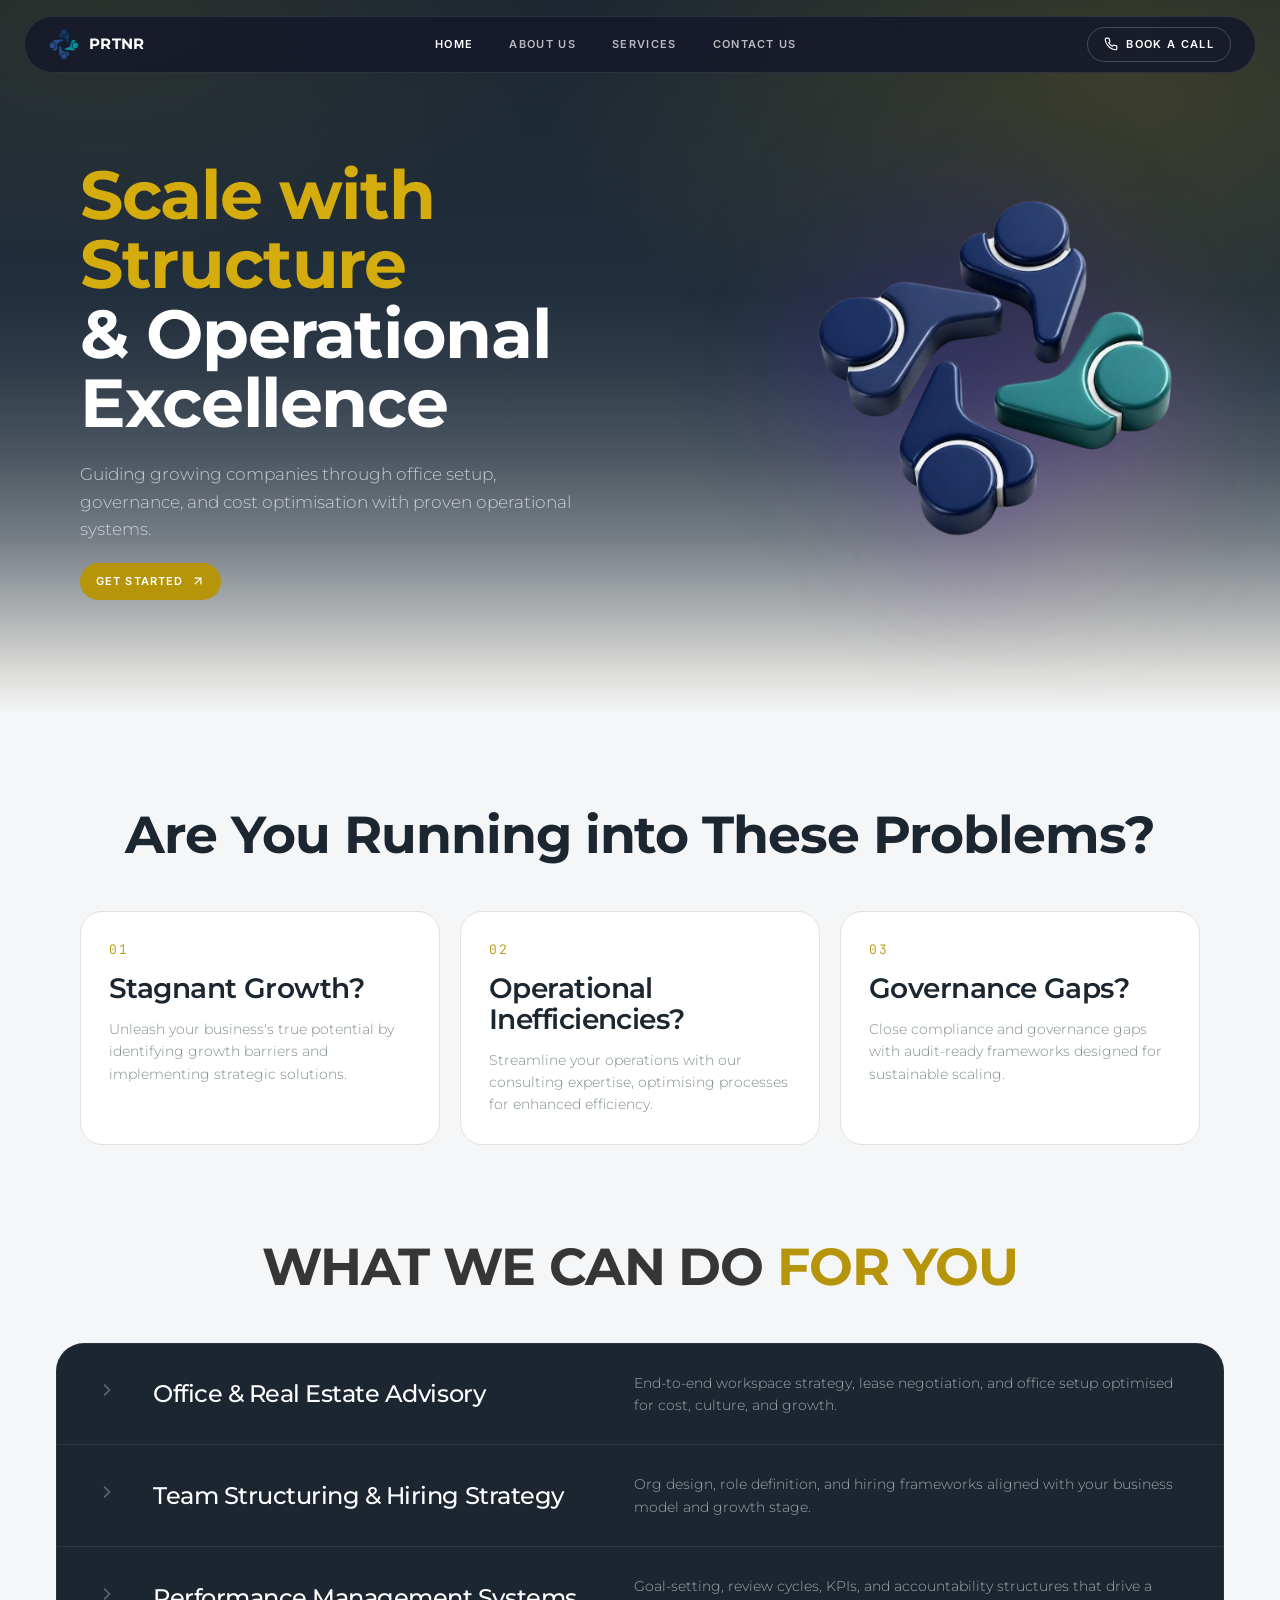
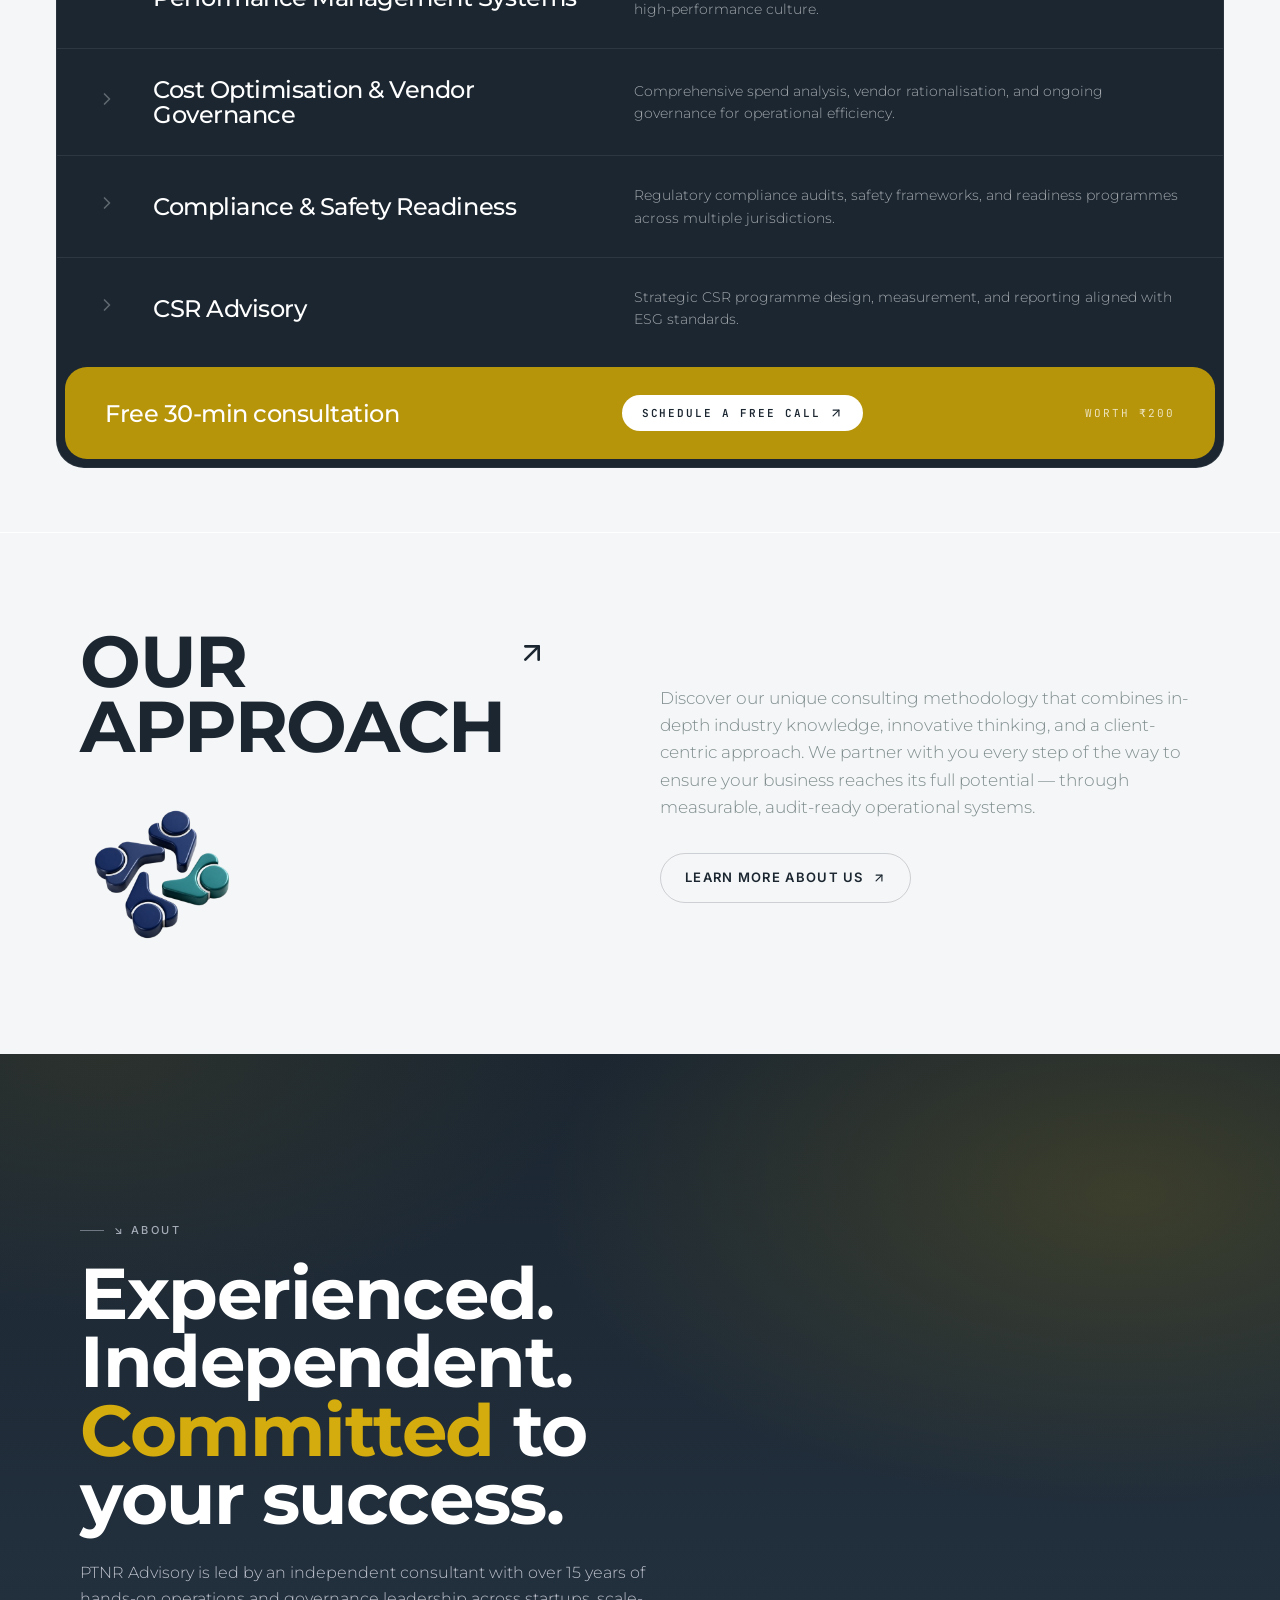
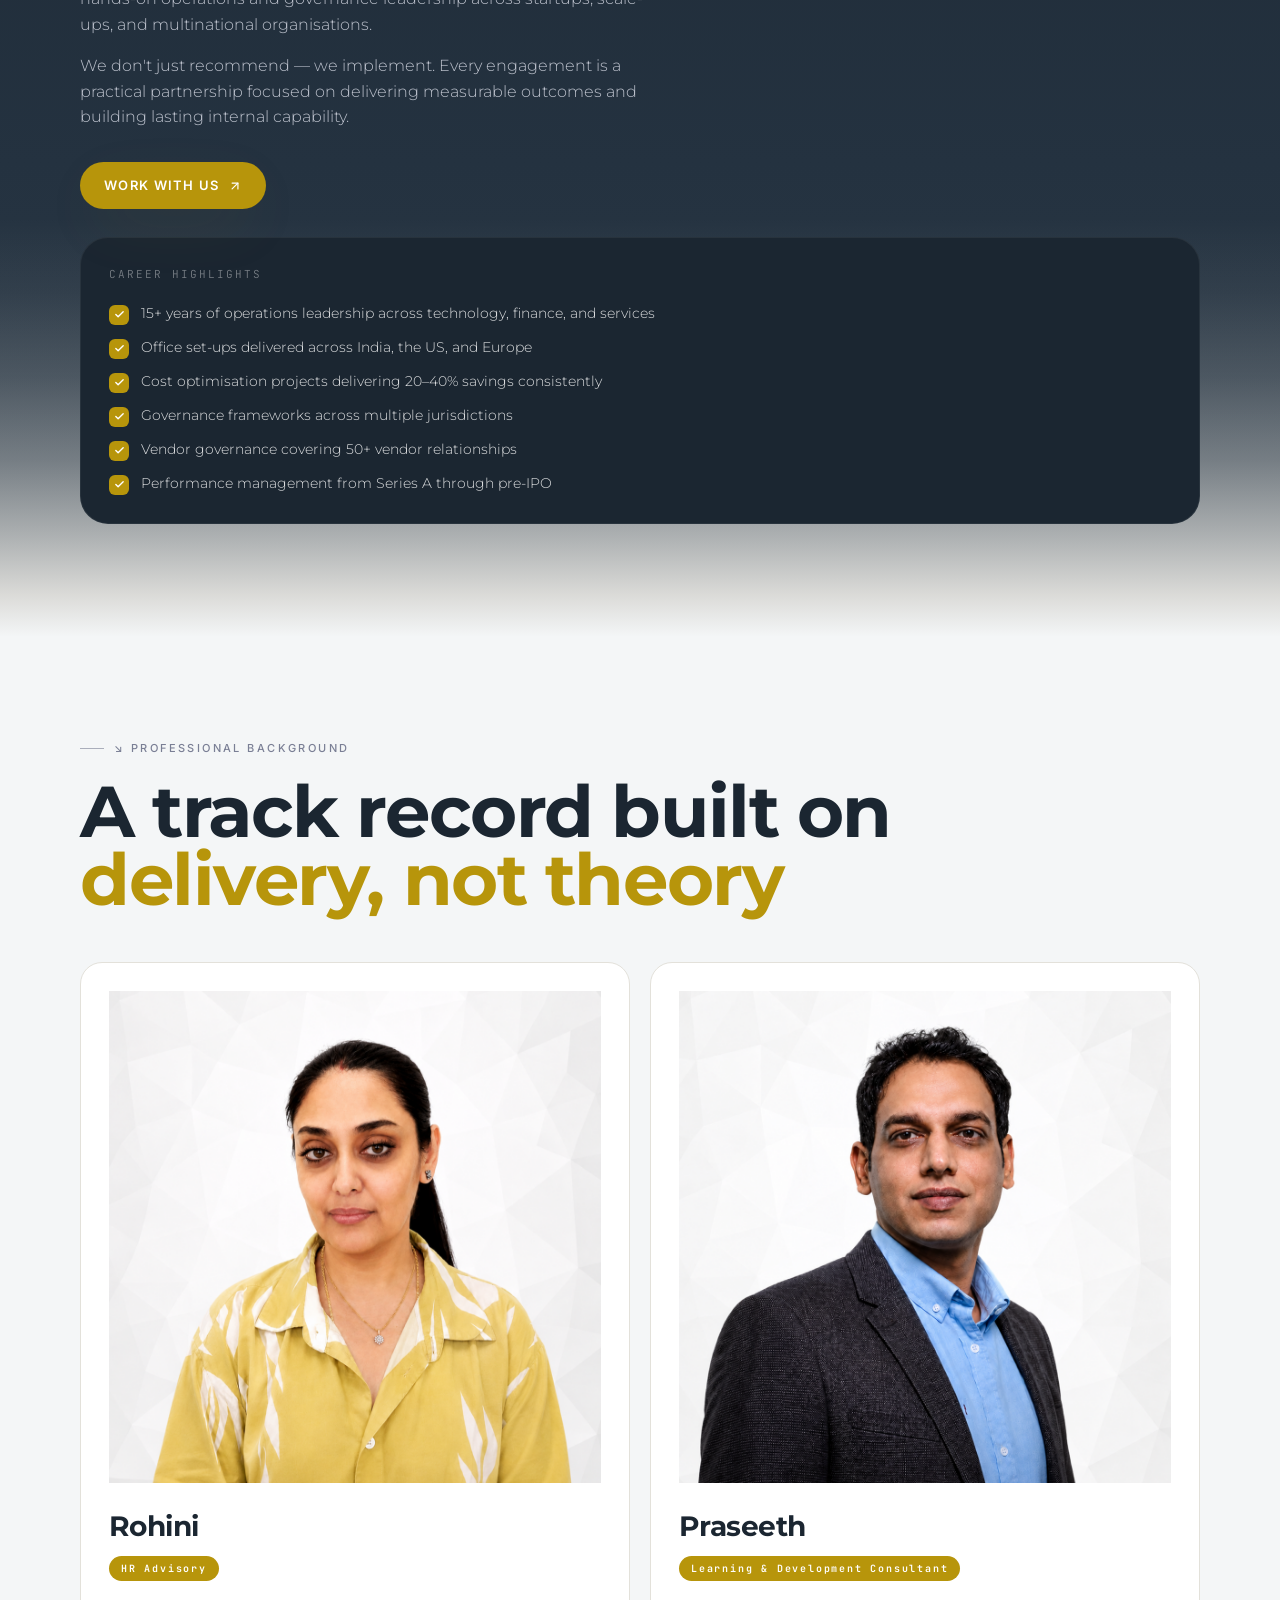
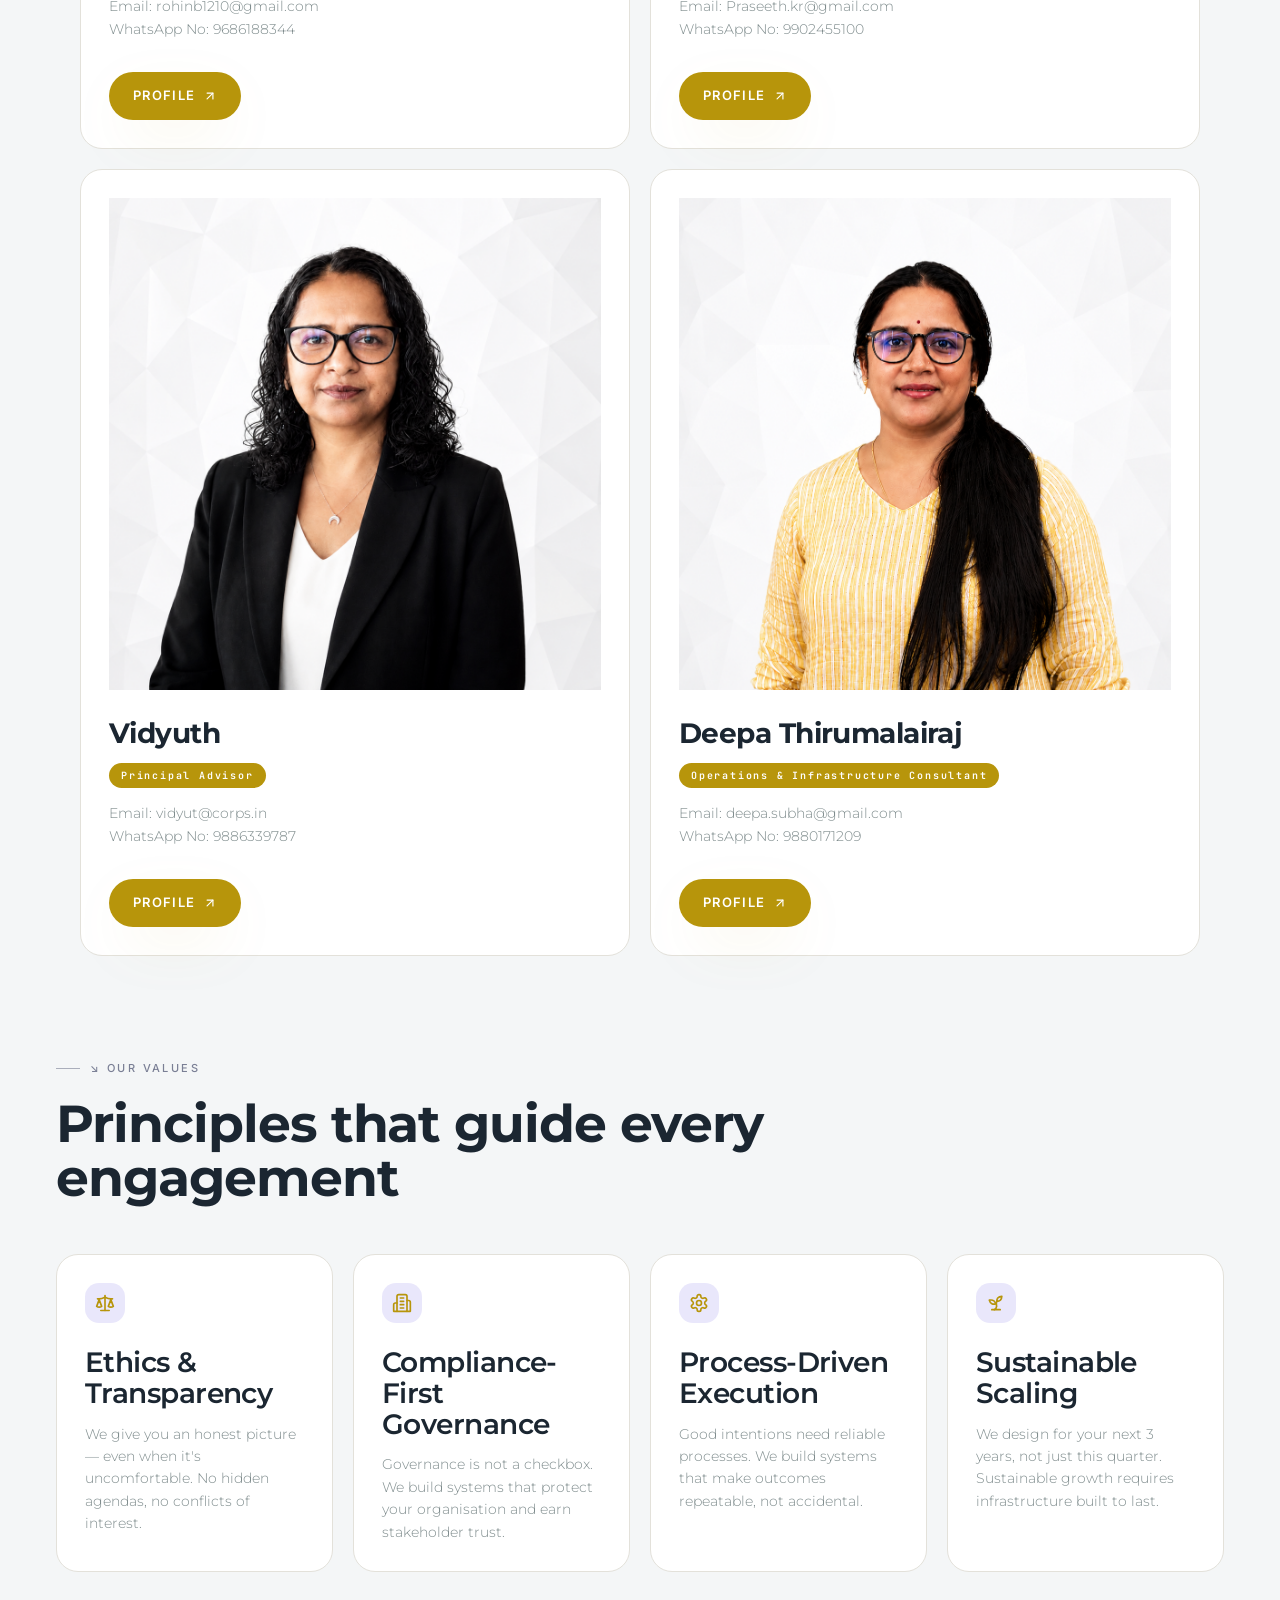
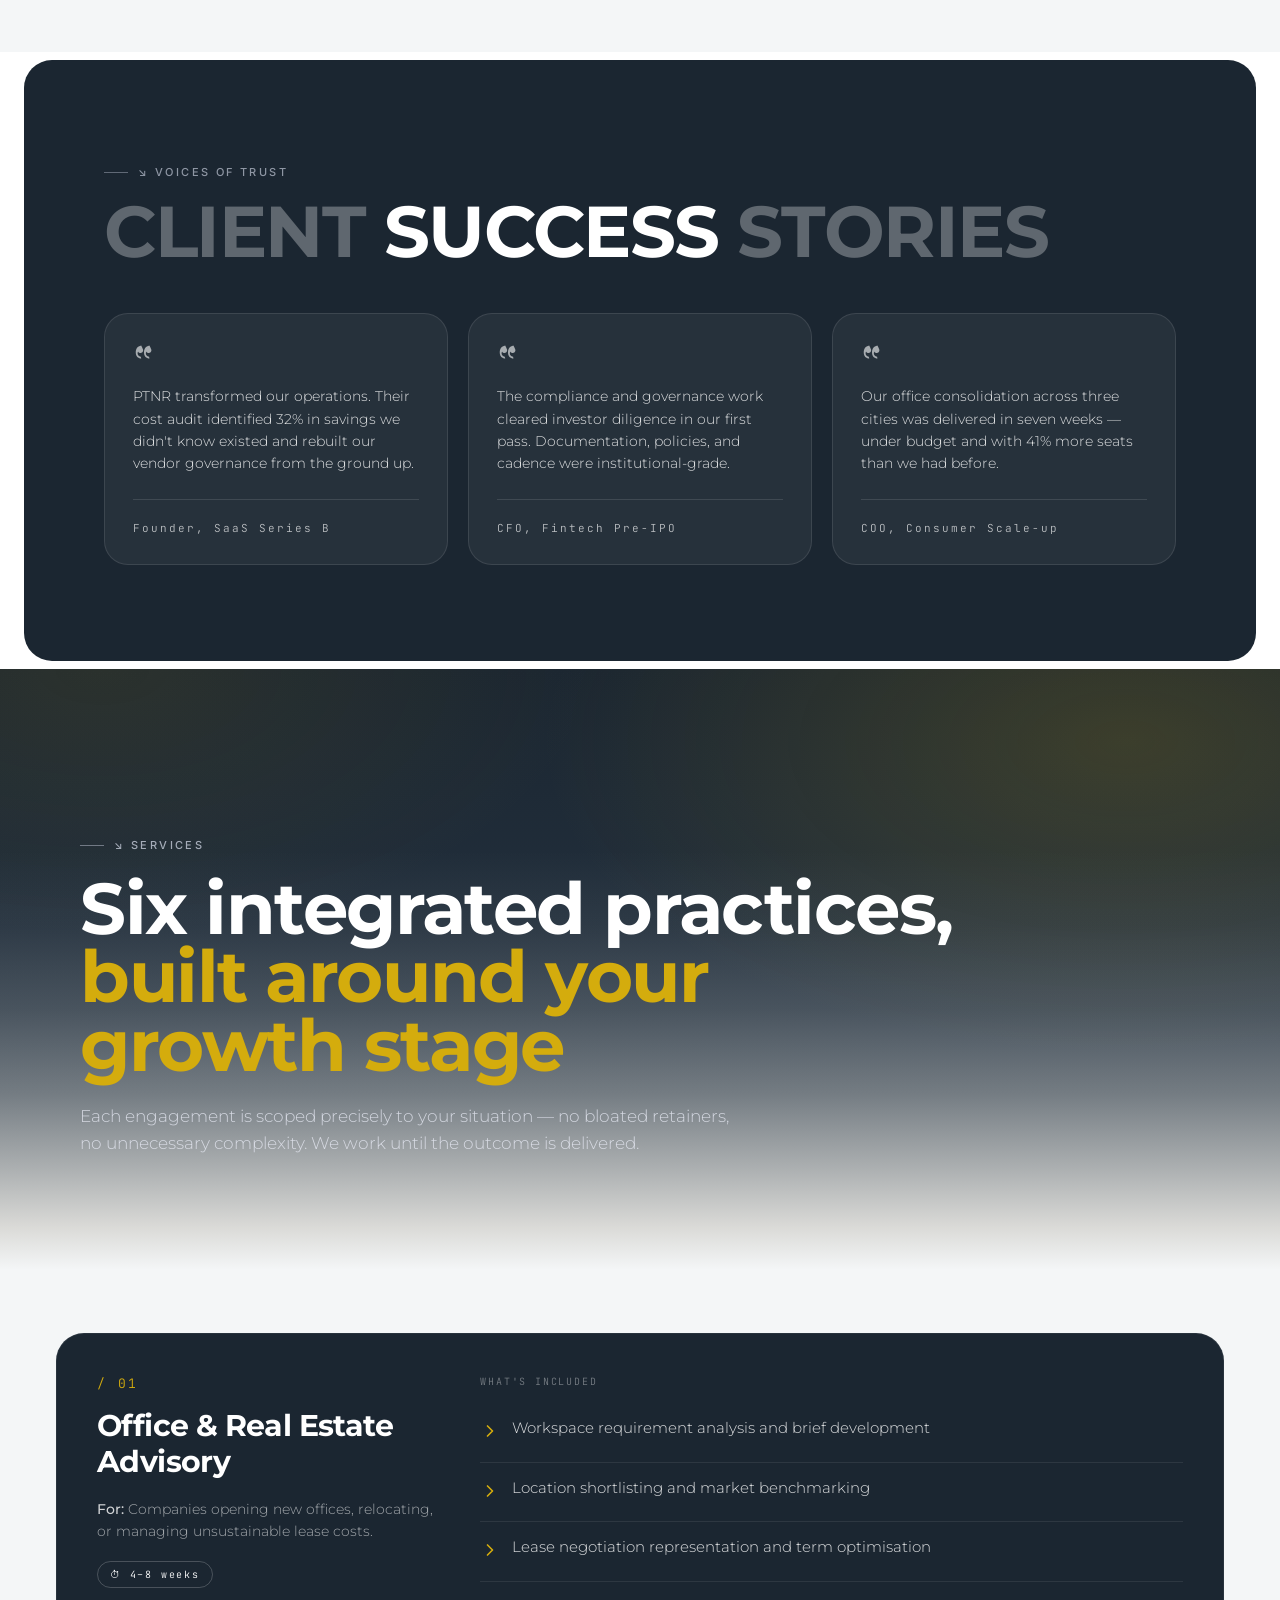
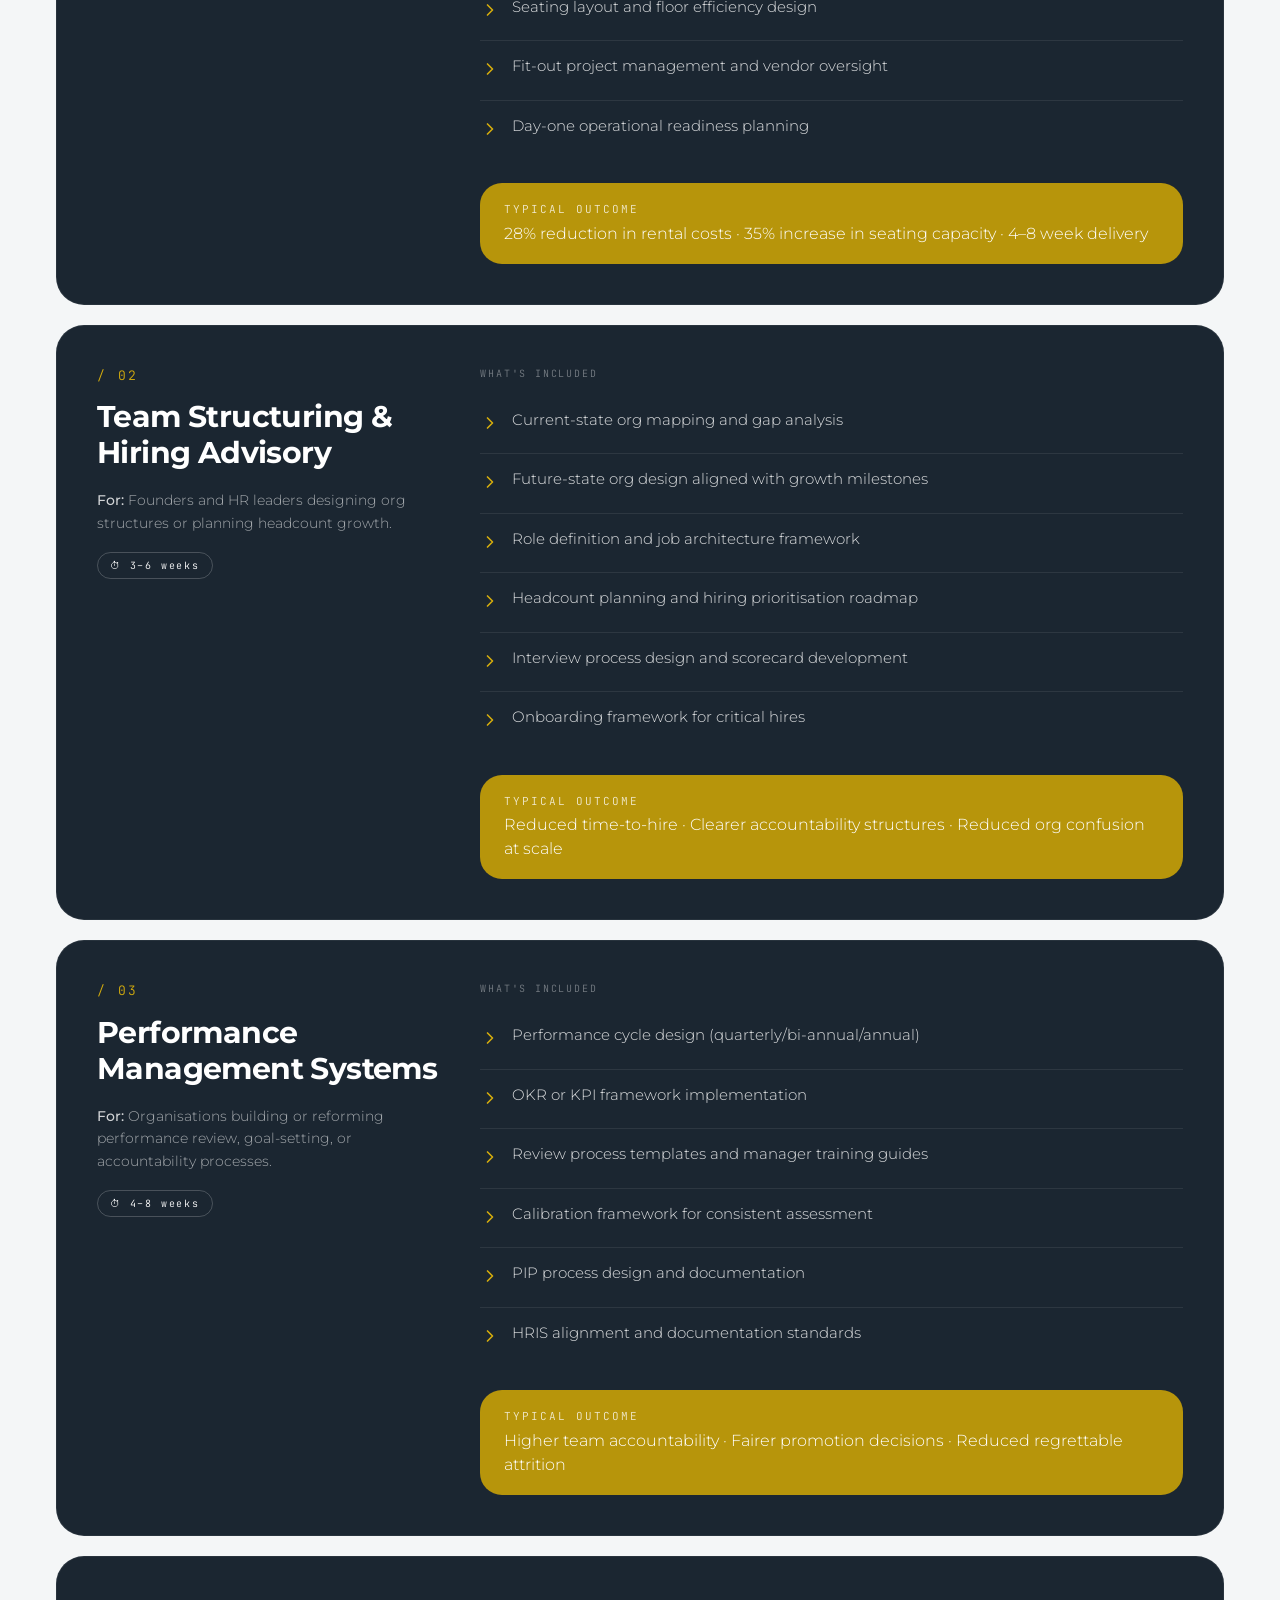
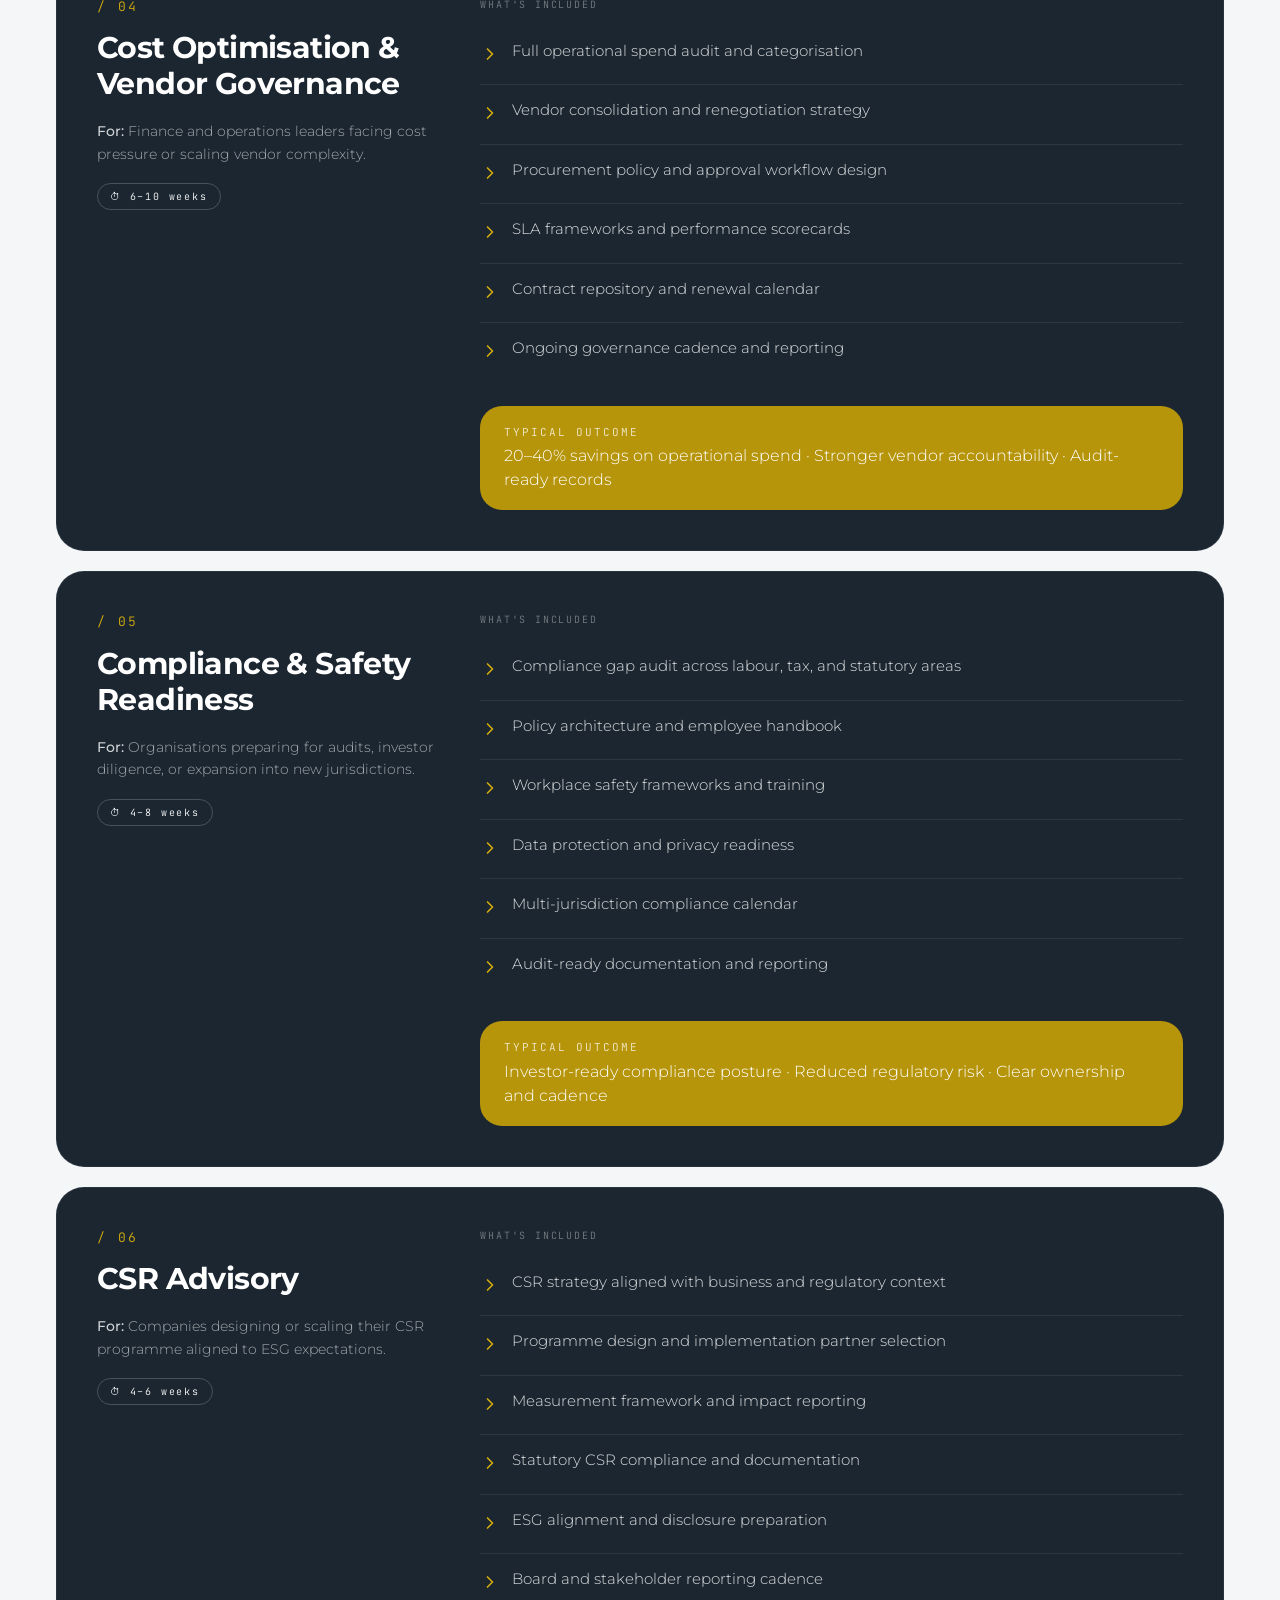
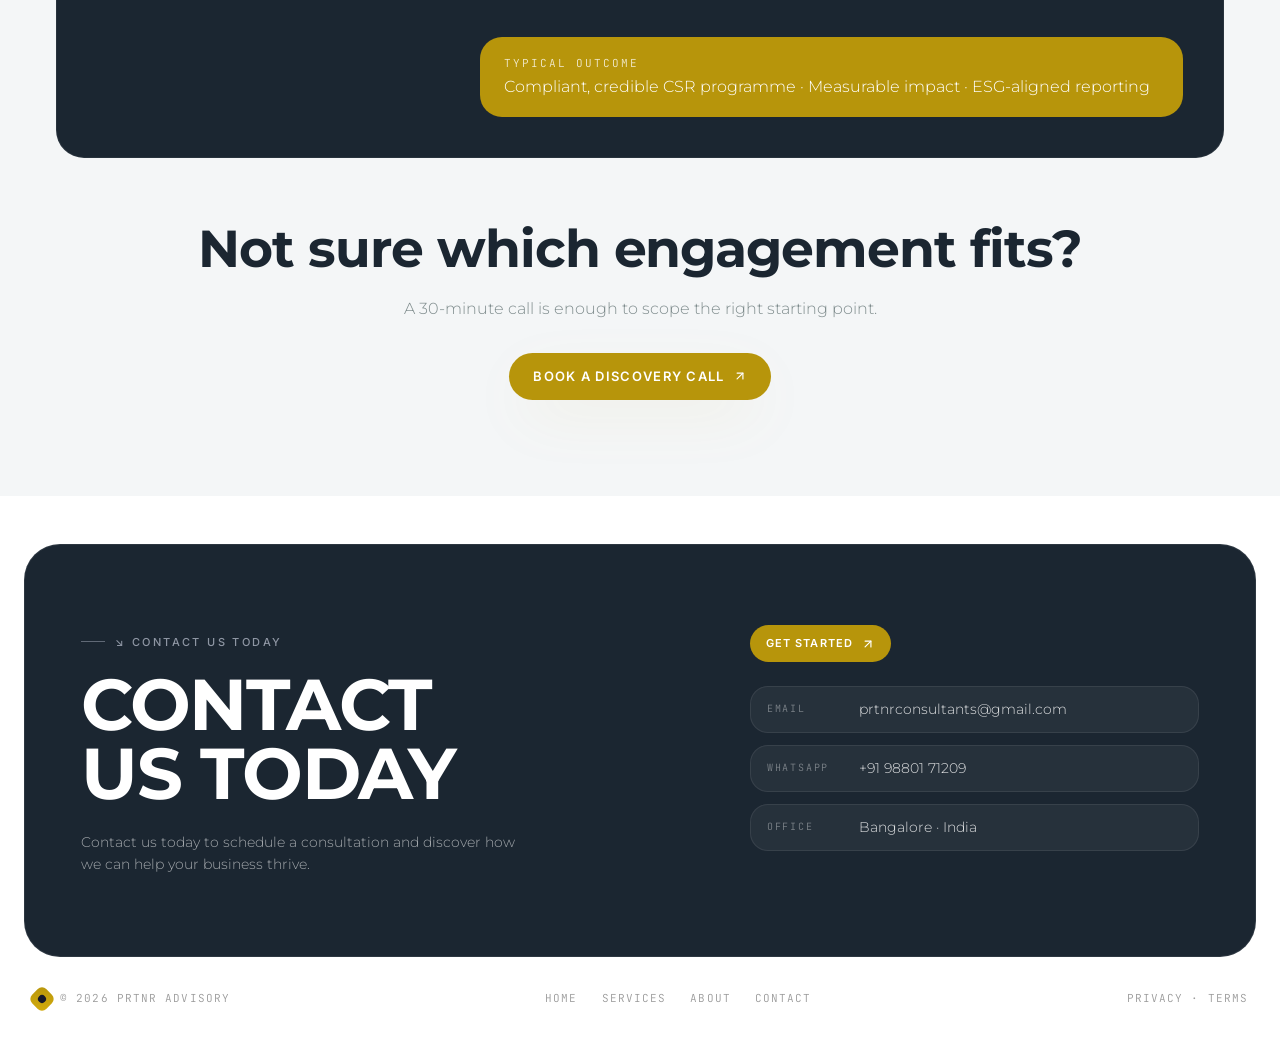
<file: index.html>
<!doctype html>
<html lang="en">
<head>
<meta charset="utf-8" />
<meta name="viewport" content="width=device-width,initial-scale=1" />
<title>PRTNR Advisory — Scale with Structure &amp; Operational Excellence</title>
<meta name="description" content="We help startups and mid-sized companies build offices, optimise operational costs, and implement governance systems for sustainable, compliant growth." />
<meta property="og:title" content="PRTNR Advisory — Scale with Structure &amp; Operational Excellence" />
<meta property="og:description" content="We help startups and mid-sized companies build offices, optimise operational costs, and implement governance systems for sustainable, compliant growth." />
<meta property="og:type" content="website" />
<link rel="preconnect" href="https://fonts.googleapis.com">
<link rel="preconnect" href="https://fonts.gstatic.com" crossorigin>
<link href="https://fonts.googleapis.com/css2?family=Inter:wght@400;500;600;700&family=Montserrat:wght@300;400;500;600;700&family=JetBrains+Mono:wght@400;500;600&display=swap" rel="stylesheet">
<link rel="stylesheet" href="styles.css" />
</head>
<body>
<div class="nav-wrap">
  <div class="nav">
    <a class="brand" href="index.html"><img src="assets/PRTNR Logo without BG.png" width="30"></img><span class="brand-name">PRTNR</span></a>
    <nav class="nav-links">
      <a class="nav-link active" href="index.html">HOME</a>
      <a class="nav-link" href="index.html#about">ABOUT US</a>
      <a class="nav-link" href="index.html#services">SERVICES</a>
      <a class="nav-link" href="contact.html">CONTACT US</a></nav>
    <a class="nav-cta" href="contact.html"><svg width="14" height="14" viewBox="0 0 24 24" fill="none" stroke="currentColor" stroke-width="2" stroke-linecap="round" stroke-linejoin="round"><path d="M22 16.92v3a2 2 0 0 1-2.18 2 19.79 19.79 0 0 1-8.63-3.07 19.5 19.5 0 0 1-6-6 19.79 19.79 0 0 1-3.07-8.67A2 2 0 0 1 4.11 2h3a2 2 0 0 1 2 1.72c.13.96.37 1.9.72 2.81a2 2 0 0 1-.45 2.11L8.09 9.91a16 16 0 0 0 6 6l1.27-1.27a2 2 0 0 1 2.11-.45c.91.35 1.85.59 2.81.72A2 2 0 0 1 22 16.92z"/></svg> BOOK A CALL</a>
    <button class="menu-btn" id="menuBtn" aria-label="menu"><svg width="20" height="20" viewBox="0 0 24 24" fill="none" stroke="currentColor" stroke-width="2" stroke-linecap="round" stroke-linejoin="round"><line x1="3" y1="12" x2="21" y2="12"/><line x1="3" y1="6" x2="21" y2="6"/><line x1="3" y1="18" x2="21" y2="18"/></svg></button>
  </div>
  <div class="mobile-menu" id="mobileMenu"><a href="index.html">HOME</a><a href="index.html#services">SERVICES</a><a href="index.html#about">ABOUT US</a><a href="contact.html">CONTACT US</a></div>
</div>
<script>
(function(){
  var b=document.getElementById('menuBtn'),m=document.getElementById('mobileMenu');
  if(b)b.addEventListener('click',function(){m.classList.toggle('open');});
})();
</script>
<main>

<section class="reveal page-hero">
  <div class="container">
    <div class="hero-grid">
      <div class="order-mob-2 lg-order-1">
        <h1 class="display hero-h1"><span class="text-electric">Scale with Structure</span><br/>&amp; Operational Excellence</h1>
        <p class="hero-sub">Guiding growing companies through office setup, governance, and cost optimisation with proven operational systems.</p> 
          
        <a class="btn btn-electric btn-sm mt-5" href="contact.html#cont">GET STARTED <svg width="14" height="14" viewBox="0 0 24 24" fill="none" stroke="currentColor" stroke-width="2" stroke-linecap="round" stroke-linejoin="round"><line x1="7" y1="17" x2="17" y2="7"/><polyline points="7 7 17 7 17 17"/></svg></a>
      </div>
      <div class="order-mob-1 lg-order-2">
        <div class="hero-art"><div class="hero-art-glow"></div><img src="assets/hero-object.png" alt="Floating 3D figures representing operational clarity" /></div>
      </div>
    </div>
  </div>
</section>

<section class="reveal cream section">
  <div class="container">
    <h2 class="display h2 text-ink text-center">Are You Running into These Problems?</h2>
    <div class="grid-3 mt-12">
      <div class="card-numbered"><div class="mono" style="color:var(--electric);font-size:13px;letter-spacing:.18em;margin-bottom:14px">01</div><h3 class="display text-ink mb-3" style="font-size:18px;font-weight:600">Stagnant Growth?</h3><p class="text-ink-soft" style="font-size:14px;line-height:1.6">Unleash your business's true potential by identifying growth barriers and implementing strategic solutions.</p></div><div class="card-numbered"><div class="mono" style="color:var(--electric);font-size:13px;letter-spacing:.18em;margin-bottom:14px">02</div><h3 class="display text-ink mb-3" style="font-size:18px;font-weight:600">Operational Inefficiencies?</h3><p class="text-ink-soft" style="font-size:14px;line-height:1.6">Streamline your operations with our consulting expertise, optimising processes for enhanced efficiency.</p></div><div class="card-numbered"><div class="mono" style="color:var(--electric);font-size:13px;letter-spacing:.18em;margin-bottom:14px">03</div><h3 class="display text-ink mb-3" style="font-size:18px;font-weight:600">Governance Gaps?</h3><p class="text-ink-soft" style="font-size:14px;line-height:1.6">Close compliance and governance gaps with audit-ready frameworks designed for sustainable scaling.</p></div>
    </div>
  </div>
</section>

<section class="reveal cream" style="padding:0 32px 64px">
  <div class="container">
    <h2 class="display h2 text-center"><span class="text-change">WHAT WE CAN DO </span><span class="text-electric">FOR YOU</span></h2>
    <div class="svc-rows">
      <div class="svc-row"><span class="chev"><svg width="20" height="20" viewBox="0 0 24 24" fill="none" stroke="currentColor" stroke-width="2" stroke-linecap="round" stroke-linejoin="round"><polyline points="9 18 15 12 9 6"/></svg></span><h3 class="display">Office & Real Estate Advisory</h3><p>End-to-end workspace strategy, lease negotiation, and office setup optimised for cost, culture, and growth.</p></div><div class="svc-row"><span class="chev"><svg width="20" height="20" viewBox="0 0 24 24" fill="none" stroke="currentColor" stroke-width="2" stroke-linecap="round" stroke-linejoin="round"><polyline points="9 18 15 12 9 6"/></svg></span><h3 class="display">Team Structuring & Hiring Strategy</h3><p>Org design, role definition, and hiring frameworks aligned with your business model and growth stage.</p></div><div class="svc-row"><span class="chev"><svg width="20" height="20" viewBox="0 0 24 24" fill="none" stroke="currentColor" stroke-width="2" stroke-linecap="round" stroke-linejoin="round"><polyline points="9 18 15 12 9 6"/></svg></span><h3 class="display">Performance Management Systems</h3><p>Goal-setting, review cycles, KPIs, and accountability structures that drive a high-performance culture.</p></div><div class="svc-row"><span class="chev"><svg width="20" height="20" viewBox="0 0 24 24" fill="none" stroke="currentColor" stroke-width="2" stroke-linecap="round" stroke-linejoin="round"><polyline points="9 18 15 12 9 6"/></svg></span><h3 class="display">Cost Optimisation & Vendor Governance</h3><p>Comprehensive spend analysis, vendor rationalisation, and ongoing governance for operational efficiency.</p></div><div class="svc-row"><span class="chev"><svg width="20" height="20" viewBox="0 0 24 24" fill="none" stroke="currentColor" stroke-width="2" stroke-linecap="round" stroke-linejoin="round"><polyline points="9 18 15 12 9 6"/></svg></span><h3 class="display">Compliance & Safety Readiness</h3><p>Regulatory compliance audits, safety frameworks, and readiness programmes across multiple jurisdictions.</p></div><div class="svc-row"><span class="chev"><svg width="20" height="20" viewBox="0 0 24 24" fill="none" stroke="currentColor" stroke-width="2" stroke-linecap="round" stroke-linejoin="round"><polyline points="9 18 15 12 9 6"/></svg></span><h3 class="display">CSR Advisory</h3><p>Strategic CSR programme design, measurement, and reporting aligned with ESG standards.</p></div>
      <a class="cta-row" href="contact.html#cont">
        <span class="label display">Free 30-min consultation</span>
        <span class="pill">SCHEDULE A FREE CALL <svg width="14" height="14" viewBox="0 0 24 24" fill="none" stroke="currentColor" stroke-width="2" stroke-linecap="round" stroke-linejoin="round"><line x1="7" y1="17" x2="17" y2="7"/><polyline points="7 7 17 7 17 17"/></svg></span>
        <span class="mono-tag" style="color:rgba(255,255,255,.8)">worth ₹200</span>
      </a>
    </div>
  </div>
</section>

<section class="reveal cream section">
  <div class="container">
    <div class="approach">
      <div>
        <div style="display:flex;align-items:flex-start;gap:12px">
          <h2 class="display text-ink">Our<br/>Approach</h2>
          <span style="margin-top:8px"><svg width="32" height="32" viewBox="0 0 24 24" fill="none" stroke="currentColor" stroke-width="2" stroke-linecap="round" stroke-linejoin="round"><line x1="7" y1="17" x2="17" y2="7"/><polyline points="7 7 17 7 17 17"/></svg></span>
        </div>
        <div style="margin-top:40px;width:160px;height:160px"><img src="assets/hero-object.png" alt="" class="float" style="width:100%;height:100%;object-fit:contain"/></div>
      </div>
      <div>
        <p class="text-ink-soft" style="font-size:17px;line-height:1.6">Discover our unique consulting methodology that combines in-depth industry knowledge, innovative thinking, and a client-centric approach. We partner with you every step of the way to ensure your business reaches its full potential — through measurable, audit-ready operational systems.</p>
        <a href="index.html#about" class="btn btn-outline-ink mt-8">Learn more about us <svg width="14" height="14" viewBox="0 0 24 24" fill="none" stroke="currentColor" stroke-width="2" stroke-linecap="round" stroke-linejoin="round"><line x1="7" y1="17" x2="17" y2="7"/><polyline points="7 7 17 7 17 17"/></svg></a>
      </div>
    </div>
  </div>
</section>

<div id="about">
<section class="reveal page-hero">
  <div class="container">
    <div class="about-grid">
      <div>
        <span class="eyebrow">↘ About</span>
        <h1 class="display mt-5 h2-lg text-ink">Experienced. Independent.<br/><span class="text-electric">Committed</span> to your success.</h1>
        <div class="text-ink-soft mt-7 max-w-xl" style="font-size:16px;line-height:1.6;display:flex;flex-direction:column;gap:16px">
          <p>PTNR Advisory is led by an independent consultant with over 15 years of hands-on operations and governance leadership across startups, scale-ups, and multinational organisations.</p>
          <p>We don't just recommend — we implement. Every engagement is a practical partnership focused on delivering measurable outcomes and building lasting internal capability.</p>
        </div>
        <a href="contact.html" class="btn btn-electric mt-8">Work With Us <svg width="14" height="14" viewBox="0 0 24 24" fill="none" stroke="currentColor" stroke-width="2" stroke-linecap="round" stroke-linejoin="round"><line x1="7" y1="17" x2="17" y2="7"/><polyline points="7 7 17 7 17 17"/></svg></a>
        <div class="text-ink-soft mt-7 max-w-xl" style="font-size:16px;line-height:1.6;display:flex;flex-direction:column;gap:16px">
          <p> </p>
        </div>
      </div>      
    </div>
    <div>
        <div class="panel-dark" style="padding:28px">
          <div class="mono-tag" style="color:rgba(255,255,255,.4);margin-bottom:20px">CAREER HIGHLIGHTS</div>
          <ul class="highlight-list">
            <li><span class="check"><svg width="11" height="11" viewBox="0 0 24 24" fill="none" stroke="currentColor" stroke-width="3" stroke-linecap="round" stroke-linejoin="round"><polyline points="20 6 9 17 4 12"/></svg></span>15+ years of operations leadership across technology, finance, and services</li><li><span class="check"><svg width="11" height="11" viewBox="0 0 24 24" fill="none" stroke="currentColor" stroke-width="3" stroke-linecap="round" stroke-linejoin="round"><polyline points="20 6 9 17 4 12"/></svg></span>Office set-ups delivered across India, the US, and Europe</li><li><span class="check"><svg width="11" height="11" viewBox="0 0 24 24" fill="none" stroke="currentColor" stroke-width="3" stroke-linecap="round" stroke-linejoin="round"><polyline points="20 6 9 17 4 12"/></svg></span>Cost optimisation projects delivering 20–40% savings consistently</li><li><span class="check"><svg width="11" height="11" viewBox="0 0 24 24" fill="none" stroke="currentColor" stroke-width="3" stroke-linecap="round" stroke-linejoin="round"><polyline points="20 6 9 17 4 12"/></svg></span>Governance frameworks across multiple jurisdictions</li><li><span class="check"><svg width="11" height="11" viewBox="0 0 24 24" fill="none" stroke="currentColor" stroke-width="3" stroke-linecap="round" stroke-linejoin="round"><polyline points="20 6 9 17 4 12"/></svg></span>Vendor governance covering 50+ vendor relationships</li><li><span class="check"><svg width="11" height="11" viewBox="0 0 24 24" fill="none" stroke="currentColor" stroke-width="3" stroke-linecap="round" stroke-linejoin="round"><polyline points="20 6 9 17 4 12"/></svg></span>Performance management from Series A through pre-IPO</li>
          </ul>
        </div>
      </div>
  </div>
</section>

<section class="reveal cream section">
  <div class="container">
    <span class="eyebrow">↘ Professional background</span>
    <h2 class="display mt-5 h2-lg text-ink">A track record built on<br/><span class="text-electric">delivery, not theory</span></h2>
    <div class="grid-2 mt-12">
      <article class="card-numbered" >
           <div class="profile-image">
            <img src="assets/Rohini White.png" alt="Rohini">
          </div>
          <h3 class="display text-ink mb-3" style="font-size:22px">Rohini</h3>
          <span class="tag-pill">HR Advisory</span>
          <p class="text-ink-soft" style="font-size:14px;line-height:1.6">Email: rohinb1210@gmail.com</p>
          <p class="text-ink-soft" style="font-size:14px;line-height:1.6">WhatsApp No: 9686188344</p>
          <a href="rohini/public/site/index.html" class="btn btn-electric mt-8">Profile<svg width="14" height="14" viewBox="0 0 24 24" fill="none" stroke="currentColor" stroke-width="2" stroke-linecap="round" stroke-linejoin="round"><line x1="7" y1="17" x2="17" y2="7"/><polyline points="7 7 17 7 17 17"/></svg></a>
      </article>
      <article class="card-numbered">
        <div class="profile-image">
            <img src="assets/Praseeth White.png" alt="Praseeth">
          </div>
          <h3 class="display text-ink mb-3" style="font-size:22px">Praseeth</h3>
          <span class="tag-pill">Learning & Development Consultant</span>          
          <p class="text-ink-soft" style="font-size:14px;line-height:1.6">Email: Praseeth.kr@gmail.com </p>
          <p class="text-ink-soft" style="font-size:14px;line-height:1.6">WhatsApp No: 9902455100</p>
          <a href="praseeth/public/site/index.html" class="btn btn-electric mt-8">Profile<svg width="14" height="14" viewBox="0 0 24 24" fill="none" stroke="currentColor" stroke-width="2" stroke-linecap="round" stroke-linejoin="round"><line x1="7" y1="17" x2="17" y2="7"/><polyline points="7 7 17 7 17 17"/></svg></a>
        </article>
      <article class="card-numbered">
        <div class="profile-image">
          <img src="assets/Vidyuth - white.png" alt="Vidyuth">
        </div>
        <h3 class="display text-ink mb-3" style="font-size:22px">Vidyuth</h3>
        <span class="tag-pill">Principal Advisor</span>        
        <p class="text-ink-soft" style="font-size:14px;line-height:1.6">Email: vidyut@corps.in </p>
        <p class="text-ink-soft" style="font-size:14px;line-height:1.6">WhatsApp No: 9886339787</p>
        <a href="vidyut/public/site/index.html" class="btn btn-electric mt-8">Profile<svg width="14" height="14" viewBox="0 0 24 24" fill="none" stroke="currentColor" stroke-width="2" stroke-linecap="round" stroke-linejoin="round"><line x1="7" y1="17" x2="17" y2="7"/><polyline points="7 7 17 7 17 17"/></svg></a>
      </article>
      <article class="card-numbered">
        <div class="profile-image">
          <img src="assets/Deepa White.png" alt="Deepa Thirumalairaj">
        </div>
        <h3 class="display text-ink mb-3" style="font-size:22px">Deepa Thirumalairaj</h3>
        <span class="tag-pill">Operations & Infrastructure Consultant</span>        
        <p class="text-ink-soft" style="font-size:14px;line-height:1.6">Email: deepa.subha@gmail.com </p>
        <p class="text-ink-soft" style="font-size:14px;line-height:1.6">WhatsApp No: 9880171209</p>
        <a href="deepa/public/site/index.html" class="btn btn-electric mt-8">Profile<svg width="14" height="14" viewBox="0 0 24 24" fill="none" stroke="currentColor" stroke-width="2" stroke-linecap="round" stroke-linejoin="round"><line x1="7" y1="17" x2="17" y2="7"/><polyline points="7 7 17 7 17 17"/></svg></a>
      </article>
    </div>
  </div>
</section>

<section class="reveal cream" style="padding:0 32px 80px">
  <div class="container">
    <span class="eyebrow">↘ Our values</span>
    <h2 class="display mt-5 h2 text-ink max-w-3xl">Principles that guide every engagement</h2>
    <div class="grid-4 mt-12">
      <div class="card-numbered"><div class="value-icon"><svg width="20" height="20" viewBox="0 0 24 24" fill="none" stroke="currentColor" stroke-width="2" stroke-linecap="round" stroke-linejoin="round"><path d="m16 16 3-8 3 8c-.87.65-1.92 1-3 1s-2.13-.35-3-1Z"/><path d="m2 16 3-8 3 8c-.87.65-1.92 1-3 1s-2.13-.35-3-1Z"/><path d="M7 21h10"/><path d="M12 3v18"/><path d="M3 7h2c2 0 5-1 7-2 2 1 5 2 7 2h2"/></svg></div><h3 class="display text-ink mb-3" style="font-weight:600">Ethics & Transparency</h3><p class="text-ink-soft" style="font-size:14px;line-height:1.6">We give you an honest picture — even when it's uncomfortable. No hidden agendas, no conflicts of interest.</p></div><div class="card-numbered"><div class="value-icon"><svg width="20" height="20" viewBox="0 0 24 24" fill="none" stroke="currentColor" stroke-width="2" stroke-linecap="round" stroke-linejoin="round"><path d="M6 22V4a2 2 0 0 1 2-2h8a2 2 0 0 1 2 2v18Z"/><path d="M6 12H4a2 2 0 0 0-2 2v8h4"/><path d="M18 9h2a2 2 0 0 1 2 2v11h-4"/><path d="M10 6h4"/><path d="M10 10h4"/><path d="M10 14h4"/><path d="M10 18h4"/></svg></div><h3 class="display text-ink mb-3" style="font-weight:600">Compliance-First Governance</h3><p class="text-ink-soft" style="font-size:14px;line-height:1.6">Governance is not a checkbox. We build systems that protect your organisation and earn stakeholder trust.</p></div><div class="card-numbered"><div class="value-icon"><svg width="20" height="20" viewBox="0 0 24 24" fill="none" stroke="currentColor" stroke-width="2" stroke-linecap="round" stroke-linejoin="round"><path d="M12.22 2h-.44a2 2 0 0 0-2 2v.18a2 2 0 0 1-1 1.73l-.43.25a2 2 0 0 1-2 0l-.15-.08a2 2 0 0 0-2.73.73l-.22.38a2 2 0 0 0 .73 2.73l.15.1a2 2 0 0 1 1 1.72v.51a2 2 0 0 1-1 1.74l-.15.09a2 2 0 0 0-.73 2.73l.22.38a2 2 0 0 0 2.73.73l.15-.08a2 2 0 0 1 2 0l.43.25a2 2 0 0 1 1 1.73V20a2 2 0 0 0 2 2h.44a2 2 0 0 0 2-2v-.18a2 2 0 0 1 1-1.73l.43-.25a2 2 0 0 1 2 0l.15.08a2 2 0 0 0 2.73-.73l.22-.39a2 2 0 0 0-.73-2.73l-.15-.08a2 2 0 0 1-1-1.74v-.5a2 2 0 0 1 1-1.74l.15-.09a2 2 0 0 0 .73-2.73l-.22-.38a2 2 0 0 0-2.73-.73l-.15.08a2 2 0 0 1-2 0l-.43-.25a2 2 0 0 1-1-1.73V4a2 2 0 0 0-2-2z"/><circle cx="12" cy="12" r="3"/></svg></div><h3 class="display text-ink mb-3" style="font-weight:600">Process-Driven Execution</h3><p class="text-ink-soft" style="font-size:14px;line-height:1.6">Good intentions need reliable processes. We build systems that make outcomes repeatable, not accidental.</p></div><div class="card-numbered"><div class="value-icon"><svg width="20" height="20" viewBox="0 0 24 24" fill="none" stroke="currentColor" stroke-width="2" stroke-linecap="round" stroke-linejoin="round"><path d="M7 20h10"/><path d="M10 20c5.5-2.5.8-6.4 3-10"/><path d="M9.5 9.4c1.1.8 1.8 2.2 2.3 3.7-2 .4-3.5.4-4.8-.3-1.2-.6-2.3-1.9-3-4.2 2.8-.5 4.4 0 5.5.8z"/><path d="M14.1 6a7 7 0 0 0-1.1 4c1.9-.1 3.3-.6 4.3-1.4 1-1 1.6-2.3 1.7-4.6-2.7.1-4 1-4.9 2z"/></svg></div><h3 class="display text-ink mb-3" style="font-weight:600">Sustainable Scaling</h3><p class="text-ink-soft" style="font-size:14px;line-height:1.6">We design for your next 3 years, not just this quarter. Sustainable growth requires infrastructure built to last.</p></div>
    </div>
  </div>
</section>
</div>

<section class="reveal testimonials-band">
  <div class="container">
    <span class="eyebrow" style="color:rgba(220,225,240,.6)">↘ Voices of trust</span>
    <h2 class="display h2-lg mt-4"><span style="color:rgba(255,255,255,.3)">CLIENT </span><span>SUCCESS </span><span style="color:rgba(255,255,255,.3)">STORIES</span></h2>
    <div class="grid-3 mt-12">
      <div class="testimonial muted">
        <span style="opacity:.7;display:inline-block;margin-bottom:14px">
          <svg width="22" height="22" viewBox="0 0 24 24" fill="currentColor">
            <path d="M9.6 4C5.4 4 3 6.9 3 11.4 3 15.4 5.5 18 9 18l-.5-2c-2.3-.4-3.5-1.7-3.5-3.6 0-.7.2-1.4.5-2C5.9 11.5 6.9 12 8.1 12c1.7 0 3-1.3 3-3 0-.5-.1-1-.4-1.5C9.9 5 8.6 4 9.6 4zm9 0c-4.2 0-6.6 2.9-6.6 7.4 0 4 2.5 6.6 6 6.6l-.5-2c-2.3-.4-3.5-1.7-3.5-3.6 0-.7.2-1.4.5-2C14.9 11.5 15.9 12 17.1 12c1.7 0 3-1.3 3-3 0-.5-.1-1-.4-1.5C18.9 5 17.6 4 18.6 4z"/>
          </svg>
        </span>
        <p>PTNR transformed our operations. Their cost audit identified 32% in savings we didn't know existed and rebuilt our vendor governance from the ground up.</p>
        <div class="author">Founder, SaaS Series B</div>
      </div>
      <div class="testimonial muted">
        <span style="opacity:.7;display:inline-block;margin-bottom:14px">
          <svg width="22" height="22" viewBox="0 0 24 24" fill="currentColor">
            <path d="M9.6 4C5.4 4 3 6.9 3 11.4 3 15.4 5.5 18 9 18l-.5-2c-2.3-.4-3.5-1.7-3.5-3.6 0-.7.2-1.4.5-2C5.9 11.5 6.9 12 8.1 12c1.7 0 3-1.3 3-3 0-.5-.1-1-.4-1.5C9.9 5 8.6 4 9.6 4zm9 0c-4.2 0-6.6 2.9-6.6 7.4 0 4 2.5 6.6 6 6.6l-.5-2c-2.3-.4-3.5-1.7-3.5-3.6 0-.7.2-1.4.5-2C14.9 11.5 15.9 12 17.1 12c1.7 0 3-1.3 3-3 0-.5-.1-1-.4-1.5C18.9 5 17.6 4 18.6 4z"/>
          </svg>
        </span>
        <p>The compliance and governance work cleared investor diligence in our first pass. Documentation, policies, and cadence were institutional-grade.</p>
        <div class="author">CFO, Fintech Pre-IPO</div>
      </div>
      <div class="testimonial muted">
        <span style="opacity:.7;display:inline-block;margin-bottom:14px">
          <svg width="22" height="22" viewBox="0 0 24 24" fill="currentColor">
            <path d="M9.6 4C5.4 4 3 6.9 3 11.4 3 15.4 5.5 18 9 18l-.5-2c-2.3-.4-3.5-1.7-3.5-3.6 0-.7.2-1.4.5-2C5.9 11.5 6.9 12 8.1 12c1.7 0 3-1.3 3-3 0-.5-.1-1-.4-1.5C9.9 5 8.6 4 9.6 4zm9 0c-4.2 0-6.6 2.9-6.6 7.4 0 4 2.5 6.6 6 6.6l-.5-2c-2.3-.4-3.5-1.7-3.5-3.6 0-.7.2-1.4.5-2C14.9 11.5 15.9 12 17.1 12c1.7 0 3-1.3 3-3 0-.5-.1-1-.4-1.5C18.9 5 17.6 4 18.6 4z"/>
          </svg>
        </span>
        <p>Our office consolidation across three cities was delivered in seven weeks — under budget and with 41% more seats than we had before.</p>
        <div class="author">COO, Consumer Scale-up</div>
      </div>
    </div>
  </div>
</section>

<div id="services">
<section class="reveal page-hero">
  <div class="container">
    <span class="eyebrow">↘ Services</span>
    <h1 class="display mt-5 h2-lg text-ink max-w-4xl">Six integrated practices,<br/><span class="text-electric">built around your growth stage</span></h1>
    <p class="hero-sub max-w-2xl">Each engagement is scoped precisely to your situation — no bloated retainers, no unnecessary complexity. We work until the outcome is delivered.</p>
  </div>
</section>

<section class="cream" style="padding:64px 32px">
  <div class="container" style="display:flex;flex-direction:column;gap:20px">
    <article class="svc-block">
      <div>
        <div class="num">/ 01</div>
        <h2 class="display">Office & Real Estate Advisory</h2>
        <p class="for"><b>For:</b> Companies opening new offices, relocating, or managing unsustainable lease costs.</p>
        <span class="duration">⏱ 4–8 weeks</span>
      </div>
      <div>
        <div class="included-label">WHAT'S INCLUDED</div>
        <ul class="included-list"><li><span style="color:var(--electric-glow);margin-top:4px"><svg width="20" height="20" viewBox="0 0 24 24" fill="none" stroke="currentColor" stroke-width="2" stroke-linecap="round" stroke-linejoin="round"><polyline points="9 18 15 12 9 6"/></svg></span><span>Workspace requirement analysis and brief development</span></li><li><span style="color:var(--electric-glow);margin-top:4px"><svg width="20" height="20" viewBox="0 0 24 24" fill="none" stroke="currentColor" stroke-width="2" stroke-linecap="round" stroke-linejoin="round"><polyline points="9 18 15 12 9 6"/></svg></span><span>Location shortlisting and market benchmarking</span></li><li><span style="color:var(--electric-glow);margin-top:4px"><svg width="20" height="20" viewBox="0 0 24 24" fill="none" stroke="currentColor" stroke-width="2" stroke-linecap="round" stroke-linejoin="round"><polyline points="9 18 15 12 9 6"/></svg></span><span>Lease negotiation representation and term optimisation</span></li><li><span style="color:var(--electric-glow);margin-top:4px"><svg width="20" height="20" viewBox="0 0 24 24" fill="none" stroke="currentColor" stroke-width="2" stroke-linecap="round" stroke-linejoin="round"><polyline points="9 18 15 12 9 6"/></svg></span><span>Seating layout and floor efficiency design</span></li><li><span style="color:var(--electric-glow);margin-top:4px"><svg width="20" height="20" viewBox="0 0 24 24" fill="none" stroke="currentColor" stroke-width="2" stroke-linecap="round" stroke-linejoin="round"><polyline points="9 18 15 12 9 6"/></svg></span><span>Fit-out project management and vendor oversight</span></li><li><span style="color:var(--electric-glow);margin-top:4px"><svg width="20" height="20" viewBox="0 0 24 24" fill="none" stroke="currentColor" stroke-width="2" stroke-linecap="round" stroke-linejoin="round"><polyline points="9 18 15 12 9 6"/></svg></span><span>Day-one operational readiness planning</span></li></ul>
        <div class="row-electric mt-6"><span class="mono-tag" style="opacity:.8;display:block;margin-bottom:4px">TYPICAL OUTCOME</span>28% reduction in rental costs · 35% increase in seating capacity · 4–8 week delivery</div>
      </div>
    </article><article class="svc-block">
      <div>
        <div class="num">/ 02</div>
        <h2 class="display">Team Structuring & Hiring Advisory</h2>
        <p class="for"><b>For:</b> Founders and HR leaders designing org structures or planning headcount growth.</p>
        <span class="duration">⏱ 3–6 weeks</span>
      </div>
      <div>
        <div class="included-label">WHAT'S INCLUDED</div>
        <ul class="included-list"><li><span style="color:var(--electric-glow);margin-top:4px"><svg width="20" height="20" viewBox="0 0 24 24" fill="none" stroke="currentColor" stroke-width="2" stroke-linecap="round" stroke-linejoin="round"><polyline points="9 18 15 12 9 6"/></svg></span><span>Current-state org mapping and gap analysis</span></li><li><span style="color:var(--electric-glow);margin-top:4px"><svg width="20" height="20" viewBox="0 0 24 24" fill="none" stroke="currentColor" stroke-width="2" stroke-linecap="round" stroke-linejoin="round"><polyline points="9 18 15 12 9 6"/></svg></span><span>Future-state org design aligned with growth milestones</span></li><li><span style="color:var(--electric-glow);margin-top:4px"><svg width="20" height="20" viewBox="0 0 24 24" fill="none" stroke="currentColor" stroke-width="2" stroke-linecap="round" stroke-linejoin="round"><polyline points="9 18 15 12 9 6"/></svg></span><span>Role definition and job architecture framework</span></li><li><span style="color:var(--electric-glow);margin-top:4px"><svg width="20" height="20" viewBox="0 0 24 24" fill="none" stroke="currentColor" stroke-width="2" stroke-linecap="round" stroke-linejoin="round"><polyline points="9 18 15 12 9 6"/></svg></span><span>Headcount planning and hiring prioritisation roadmap</span></li><li><span style="color:var(--electric-glow);margin-top:4px"><svg width="20" height="20" viewBox="0 0 24 24" fill="none" stroke="currentColor" stroke-width="2" stroke-linecap="round" stroke-linejoin="round"><polyline points="9 18 15 12 9 6"/></svg></span><span>Interview process design and scorecard development</span></li><li><span style="color:var(--electric-glow);margin-top:4px"><svg width="20" height="20" viewBox="0 0 24 24" fill="none" stroke="currentColor" stroke-width="2" stroke-linecap="round" stroke-linejoin="round"><polyline points="9 18 15 12 9 6"/></svg></span><span>Onboarding framework for critical hires</span></li></ul>
        <div class="row-electric mt-6"><span class="mono-tag" style="opacity:.8;display:block;margin-bottom:4px">TYPICAL OUTCOME</span>Reduced time-to-hire · Clearer accountability structures · Reduced org confusion at scale</div>
      </div>
    </article><article class="svc-block">
      <div>
        <div class="num">/ 03</div>
        <h2 class="display">Performance Management Systems</h2>
        <p class="for"><b>For:</b> Organisations building or reforming performance review, goal-setting, or accountability processes.</p>
        <span class="duration">⏱ 4–8 weeks</span>
      </div>
      <div>
        <div class="included-label">WHAT'S INCLUDED</div>
        <ul class="included-list"><li><span style="color:var(--electric-glow);margin-top:4px"><svg width="20" height="20" viewBox="0 0 24 24" fill="none" stroke="currentColor" stroke-width="2" stroke-linecap="round" stroke-linejoin="round"><polyline points="9 18 15 12 9 6"/></svg></span><span>Performance cycle design (quarterly/bi-annual/annual)</span></li><li><span style="color:var(--electric-glow);margin-top:4px"><svg width="20" height="20" viewBox="0 0 24 24" fill="none" stroke="currentColor" stroke-width="2" stroke-linecap="round" stroke-linejoin="round"><polyline points="9 18 15 12 9 6"/></svg></span><span>OKR or KPI framework implementation</span></li><li><span style="color:var(--electric-glow);margin-top:4px"><svg width="20" height="20" viewBox="0 0 24 24" fill="none" stroke="currentColor" stroke-width="2" stroke-linecap="round" stroke-linejoin="round"><polyline points="9 18 15 12 9 6"/></svg></span><span>Review process templates and manager training guides</span></li><li><span style="color:var(--electric-glow);margin-top:4px"><svg width="20" height="20" viewBox="0 0 24 24" fill="none" stroke="currentColor" stroke-width="2" stroke-linecap="round" stroke-linejoin="round"><polyline points="9 18 15 12 9 6"/></svg></span><span>Calibration framework for consistent assessment</span></li><li><span style="color:var(--electric-glow);margin-top:4px"><svg width="20" height="20" viewBox="0 0 24 24" fill="none" stroke="currentColor" stroke-width="2" stroke-linecap="round" stroke-linejoin="round"><polyline points="9 18 15 12 9 6"/></svg></span><span>PIP process design and documentation</span></li><li><span style="color:var(--electric-glow);margin-top:4px"><svg width="20" height="20" viewBox="0 0 24 24" fill="none" stroke="currentColor" stroke-width="2" stroke-linecap="round" stroke-linejoin="round"><polyline points="9 18 15 12 9 6"/></svg></span><span>HRIS alignment and documentation standards</span></li></ul>
        <div class="row-electric mt-6"><span class="mono-tag" style="opacity:.8;display:block;margin-bottom:4px">TYPICAL OUTCOME</span>Higher team accountability · Fairer promotion decisions · Reduced regrettable attrition</div>
      </div>
    </article><article class="svc-block">
      <div>
        <div class="num">/ 04</div>
        <h2 class="display">Cost Optimisation & Vendor Governance</h2>
        <p class="for"><b>For:</b> Finance and operations leaders facing cost pressure or scaling vendor complexity.</p>
        <span class="duration">⏱ 6–10 weeks</span>
      </div>
      <div>
        <div class="included-label">WHAT'S INCLUDED</div>
        <ul class="included-list"><li><span style="color:var(--electric-glow);margin-top:4px"><svg width="20" height="20" viewBox="0 0 24 24" fill="none" stroke="currentColor" stroke-width="2" stroke-linecap="round" stroke-linejoin="round"><polyline points="9 18 15 12 9 6"/></svg></span><span>Full operational spend audit and categorisation</span></li><li><span style="color:var(--electric-glow);margin-top:4px"><svg width="20" height="20" viewBox="0 0 24 24" fill="none" stroke="currentColor" stroke-width="2" stroke-linecap="round" stroke-linejoin="round"><polyline points="9 18 15 12 9 6"/></svg></span><span>Vendor consolidation and renegotiation strategy</span></li><li><span style="color:var(--electric-glow);margin-top:4px"><svg width="20" height="20" viewBox="0 0 24 24" fill="none" stroke="currentColor" stroke-width="2" stroke-linecap="round" stroke-linejoin="round"><polyline points="9 18 15 12 9 6"/></svg></span><span>Procurement policy and approval workflow design</span></li><li><span style="color:var(--electric-glow);margin-top:4px"><svg width="20" height="20" viewBox="0 0 24 24" fill="none" stroke="currentColor" stroke-width="2" stroke-linecap="round" stroke-linejoin="round"><polyline points="9 18 15 12 9 6"/></svg></span><span>SLA frameworks and performance scorecards</span></li><li><span style="color:var(--electric-glow);margin-top:4px"><svg width="20" height="20" viewBox="0 0 24 24" fill="none" stroke="currentColor" stroke-width="2" stroke-linecap="round" stroke-linejoin="round"><polyline points="9 18 15 12 9 6"/></svg></span><span>Contract repository and renewal calendar</span></li><li><span style="color:var(--electric-glow);margin-top:4px"><svg width="20" height="20" viewBox="0 0 24 24" fill="none" stroke="currentColor" stroke-width="2" stroke-linecap="round" stroke-linejoin="round"><polyline points="9 18 15 12 9 6"/></svg></span><span>Ongoing governance cadence and reporting</span></li></ul>
        <div class="row-electric mt-6"><span class="mono-tag" style="opacity:.8;display:block;margin-bottom:4px">TYPICAL OUTCOME</span>20–40% savings on operational spend · Stronger vendor accountability · Audit-ready records</div>
      </div>
    </article><article class="svc-block">
      <div>
        <div class="num">/ 05</div>
        <h2 class="display">Compliance & Safety Readiness</h2>
        <p class="for"><b>For:</b> Organisations preparing for audits, investor diligence, or expansion into new jurisdictions.</p>
        <span class="duration">⏱ 4–8 weeks</span>
      </div>
      <div>
        <div class="included-label">WHAT'S INCLUDED</div>
        <ul class="included-list"><li><span style="color:var(--electric-glow);margin-top:4px"><svg width="20" height="20" viewBox="0 0 24 24" fill="none" stroke="currentColor" stroke-width="2" stroke-linecap="round" stroke-linejoin="round"><polyline points="9 18 15 12 9 6"/></svg></span><span>Compliance gap audit across labour, tax, and statutory areas</span></li><li><span style="color:var(--electric-glow);margin-top:4px"><svg width="20" height="20" viewBox="0 0 24 24" fill="none" stroke="currentColor" stroke-width="2" stroke-linecap="round" stroke-linejoin="round"><polyline points="9 18 15 12 9 6"/></svg></span><span>Policy architecture and employee handbook</span></li><li><span style="color:var(--electric-glow);margin-top:4px"><svg width="20" height="20" viewBox="0 0 24 24" fill="none" stroke="currentColor" stroke-width="2" stroke-linecap="round" stroke-linejoin="round"><polyline points="9 18 15 12 9 6"/></svg></span><span>Workplace safety frameworks and training</span></li><li><span style="color:var(--electric-glow);margin-top:4px"><svg width="20" height="20" viewBox="0 0 24 24" fill="none" stroke="currentColor" stroke-width="2" stroke-linecap="round" stroke-linejoin="round"><polyline points="9 18 15 12 9 6"/></svg></span><span>Data protection and privacy readiness</span></li><li><span style="color:var(--electric-glow);margin-top:4px"><svg width="20" height="20" viewBox="0 0 24 24" fill="none" stroke="currentColor" stroke-width="2" stroke-linecap="round" stroke-linejoin="round"><polyline points="9 18 15 12 9 6"/></svg></span><span>Multi-jurisdiction compliance calendar</span></li><li><span style="color:var(--electric-glow);margin-top:4px"><svg width="20" height="20" viewBox="0 0 24 24" fill="none" stroke="currentColor" stroke-width="2" stroke-linecap="round" stroke-linejoin="round"><polyline points="9 18 15 12 9 6"/></svg></span><span>Audit-ready documentation and reporting</span></li></ul>
        <div class="row-electric mt-6"><span class="mono-tag" style="opacity:.8;display:block;margin-bottom:4px">TYPICAL OUTCOME</span>Investor-ready compliance posture · Reduced regulatory risk · Clear ownership and cadence</div>
      </div>
    </article><article class="svc-block">
      <div>
        <div class="num">/ 06</div>
        <h2 class="display">CSR Advisory</h2>
        <p class="for"><b>For:</b> Companies designing or scaling their CSR programme aligned to ESG expectations.</p>
        <span class="duration">⏱ 4–6 weeks</span>
      </div>
      <div>
        <div class="included-label">WHAT'S INCLUDED</div>
        <ul class="included-list"><li><span style="color:var(--electric-glow);margin-top:4px"><svg width="20" height="20" viewBox="0 0 24 24" fill="none" stroke="currentColor" stroke-width="2" stroke-linecap="round" stroke-linejoin="round"><polyline points="9 18 15 12 9 6"/></svg></span><span>CSR strategy aligned with business and regulatory context</span></li><li><span style="color:var(--electric-glow);margin-top:4px"><svg width="20" height="20" viewBox="0 0 24 24" fill="none" stroke="currentColor" stroke-width="2" stroke-linecap="round" stroke-linejoin="round"><polyline points="9 18 15 12 9 6"/></svg></span><span>Programme design and implementation partner selection</span></li><li><span style="color:var(--electric-glow);margin-top:4px"><svg width="20" height="20" viewBox="0 0 24 24" fill="none" stroke="currentColor" stroke-width="2" stroke-linecap="round" stroke-linejoin="round"><polyline points="9 18 15 12 9 6"/></svg></span><span>Measurement framework and impact reporting</span></li><li><span style="color:var(--electric-glow);margin-top:4px"><svg width="20" height="20" viewBox="0 0 24 24" fill="none" stroke="currentColor" stroke-width="2" stroke-linecap="round" stroke-linejoin="round"><polyline points="9 18 15 12 9 6"/></svg></span><span>Statutory CSR compliance and documentation</span></li><li><span style="color:var(--electric-glow);margin-top:4px"><svg width="20" height="20" viewBox="0 0 24 24" fill="none" stroke="currentColor" stroke-width="2" stroke-linecap="round" stroke-linejoin="round"><polyline points="9 18 15 12 9 6"/></svg></span><span>ESG alignment and disclosure preparation</span></li><li><span style="color:var(--electric-glow);margin-top:4px"><svg width="20" height="20" viewBox="0 0 24 24" fill="none" stroke="currentColor" stroke-width="2" stroke-linecap="round" stroke-linejoin="round"><polyline points="9 18 15 12 9 6"/></svg></span><span>Board and stakeholder reporting cadence</span></li></ul>
        <div class="row-electric mt-6"><span class="mono-tag" style="opacity:.8;display:block;margin-bottom:4px">TYPICAL OUTCOME</span>Compliant, credible CSR programme · Measurable impact · ESG-aligned reporting</div>
      </div>
    </article>
  </div>
</section>

<section class="reveal cream section text-center" style="padding-top:0">
  <div class="container">
    <h2 class="display h2 text-ink">Not sure which engagement fits?</h2>
    <p class="text-ink-soft mt-5 max-w-xl mx-auto">A 30-minute call is enough to scope the right starting point.</p>
    <a href="contact.html#cont" class="btn btn-electric mt-8">Book a Discovery Call <svg width="14" height="14" viewBox="0 0 24 24" fill="none" stroke="currentColor" stroke-width="2" stroke-linecap="round" stroke-linejoin="round"><line x1="7" y1="17" x2="17" y2="7"/><polyline points="7 7 17 7 17 17"/></svg></a>
  </div>
</section>
</div>

</main>
<footer class="footer">
  <div class="footer-card">
    <div class="footer-grid">
      <div>
        <span class="eyebrow" style="color:rgba(220,225,240,.6)">↘ Contact us today</span>
        <h2 class="mt-5">CONTACT<br/>US TODAY</h2>
        <p class="mt-6 max-w-md" style="color:rgba(255,255,255,.6);font-size:14px;line-height:1.6">Contact us today to schedule a consultation and discover how we can help your business thrive.</p>
        
      </div>
      <div>
        <a class="btn btn-electric btn-sm" href="contact.html#cont">GET STARTED <svg width="14" height="14" viewBox="0 0 24 24" fill="none" stroke="currentColor" stroke-width="2" stroke-linecap="round" stroke-linejoin="round"><line x1="7" y1="17" x2="17" y2="7"/><polyline points="7 7 17 7 17 17"/></svg></a>
        <div class="contact-rows"><div class="row"><span>Email</span><a href="mailto:prtnrconsultants@gmail.com">prtnrconsultants@gmail.com</a></div>
        <div class="row"><span>WhatsApp</span><a href="https://wa.me/919880171209">+91 98801 71209</a></div>
        <div class="row"><span>Office</span><span>Bangalore · India</span></div></div>
      </div>
    </div>
  </div>
  <div class="footer-bottom container">
    <div class="flex items-center gap-2"><span class="brand-mark" style="width:20px;height:20px"></span><span>© 2026 PRTNR ADVISORY</span></div>
    <div class="links"><a href="index.html">HOME</a><a href="index.html#services">SERVICES</a><a href="index.html#about">ABOUT</a><a href="contact.html">CONTACT</a></div>
    <span>PRIVACY · TERMS</span>
  </div>
</footer>

<script>
(function(){
  var els=document.querySelectorAll('.reveal');
  if(!('IntersectionObserver' in window)){els.forEach(function(e){e.classList.add('is-visible')});return;}
  var io=new IntersectionObserver(function(entries){
    entries.forEach(function(en){
      if(en.isIntersecting){en.target.classList.add('is-visible');io.unobserve(en.target);}
    });
  },{threshold:0.12,rootMargin:'0px 0px -40px 0px'});
  els.forEach(function(e){io.observe(e)});
  // Smooth scroll offset for fixed nav when landing with hash
  if(location.hash){
    setTimeout(function(){
      var t=document.querySelector(location.hash);
      if(t)t.scrollIntoView({behavior:'smooth',block:'start'});
    },60);
  }
})();
</script>
</body>
</html>
</file>
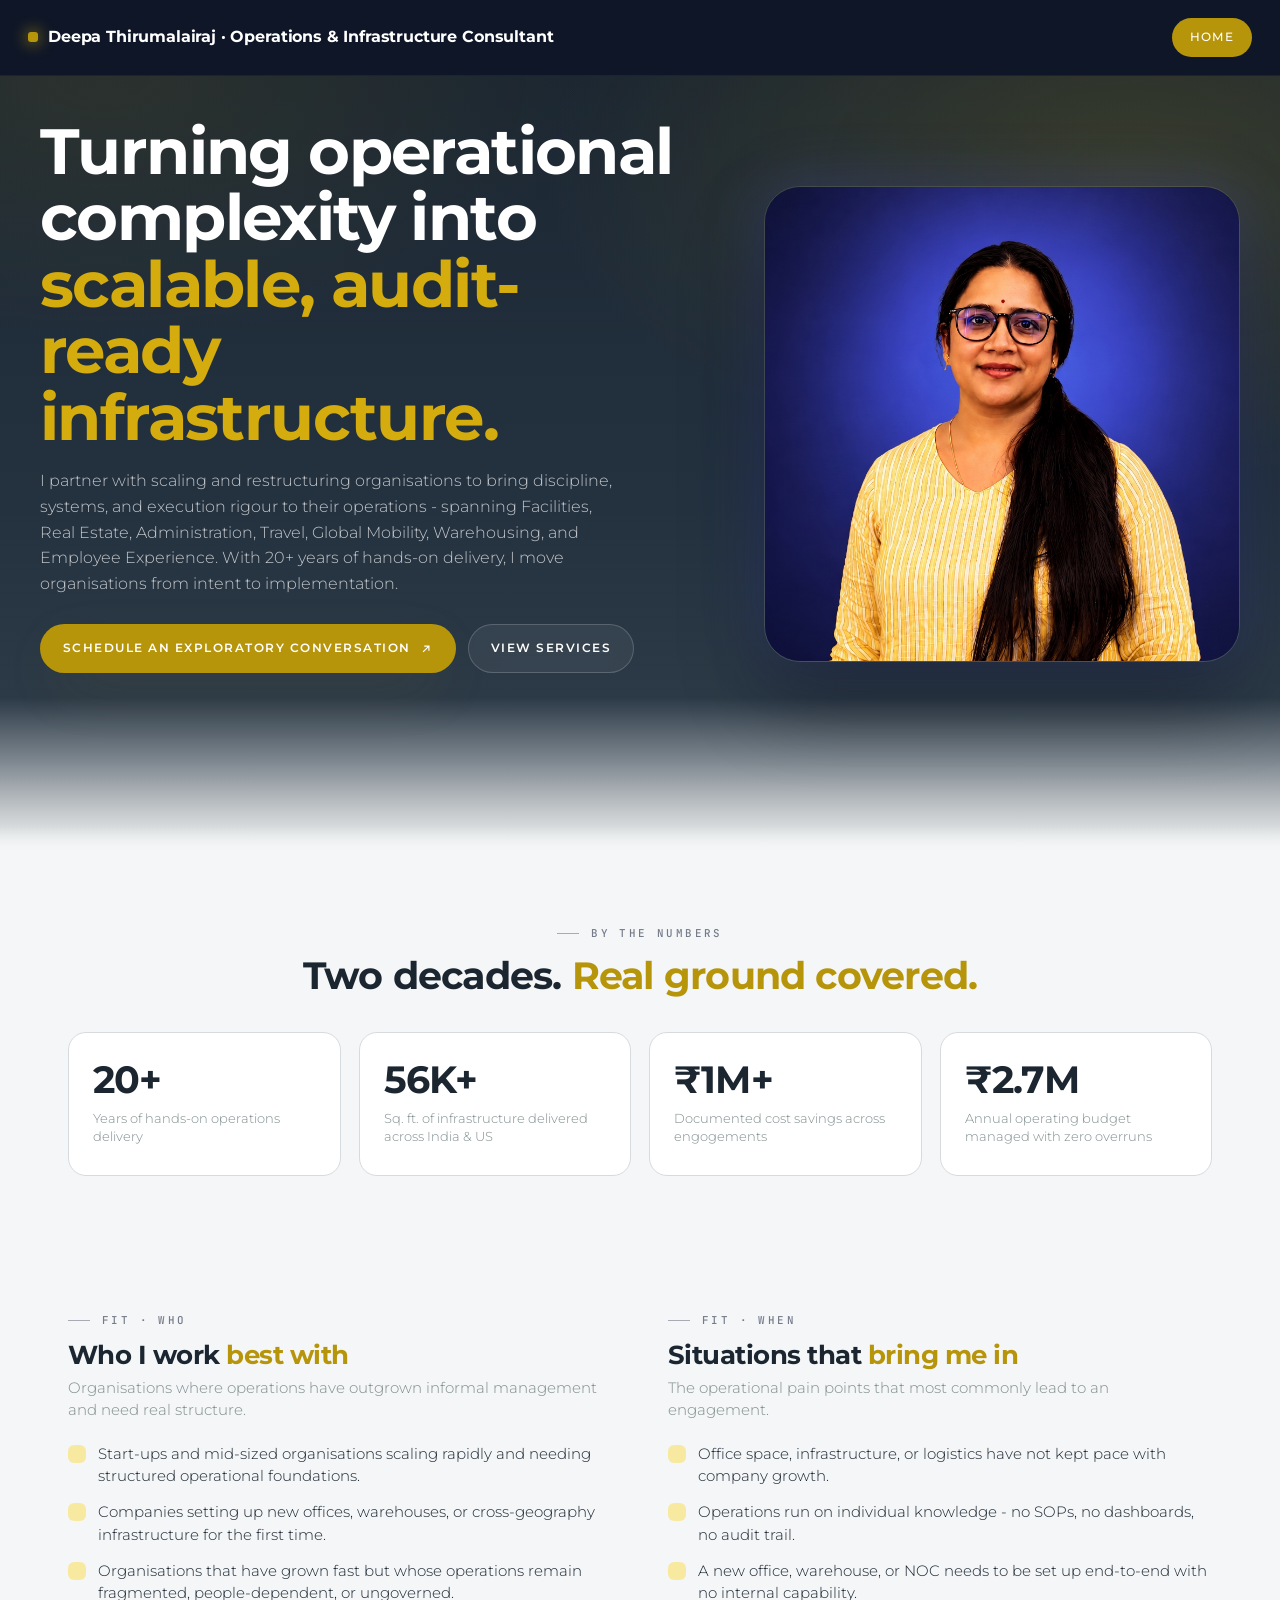
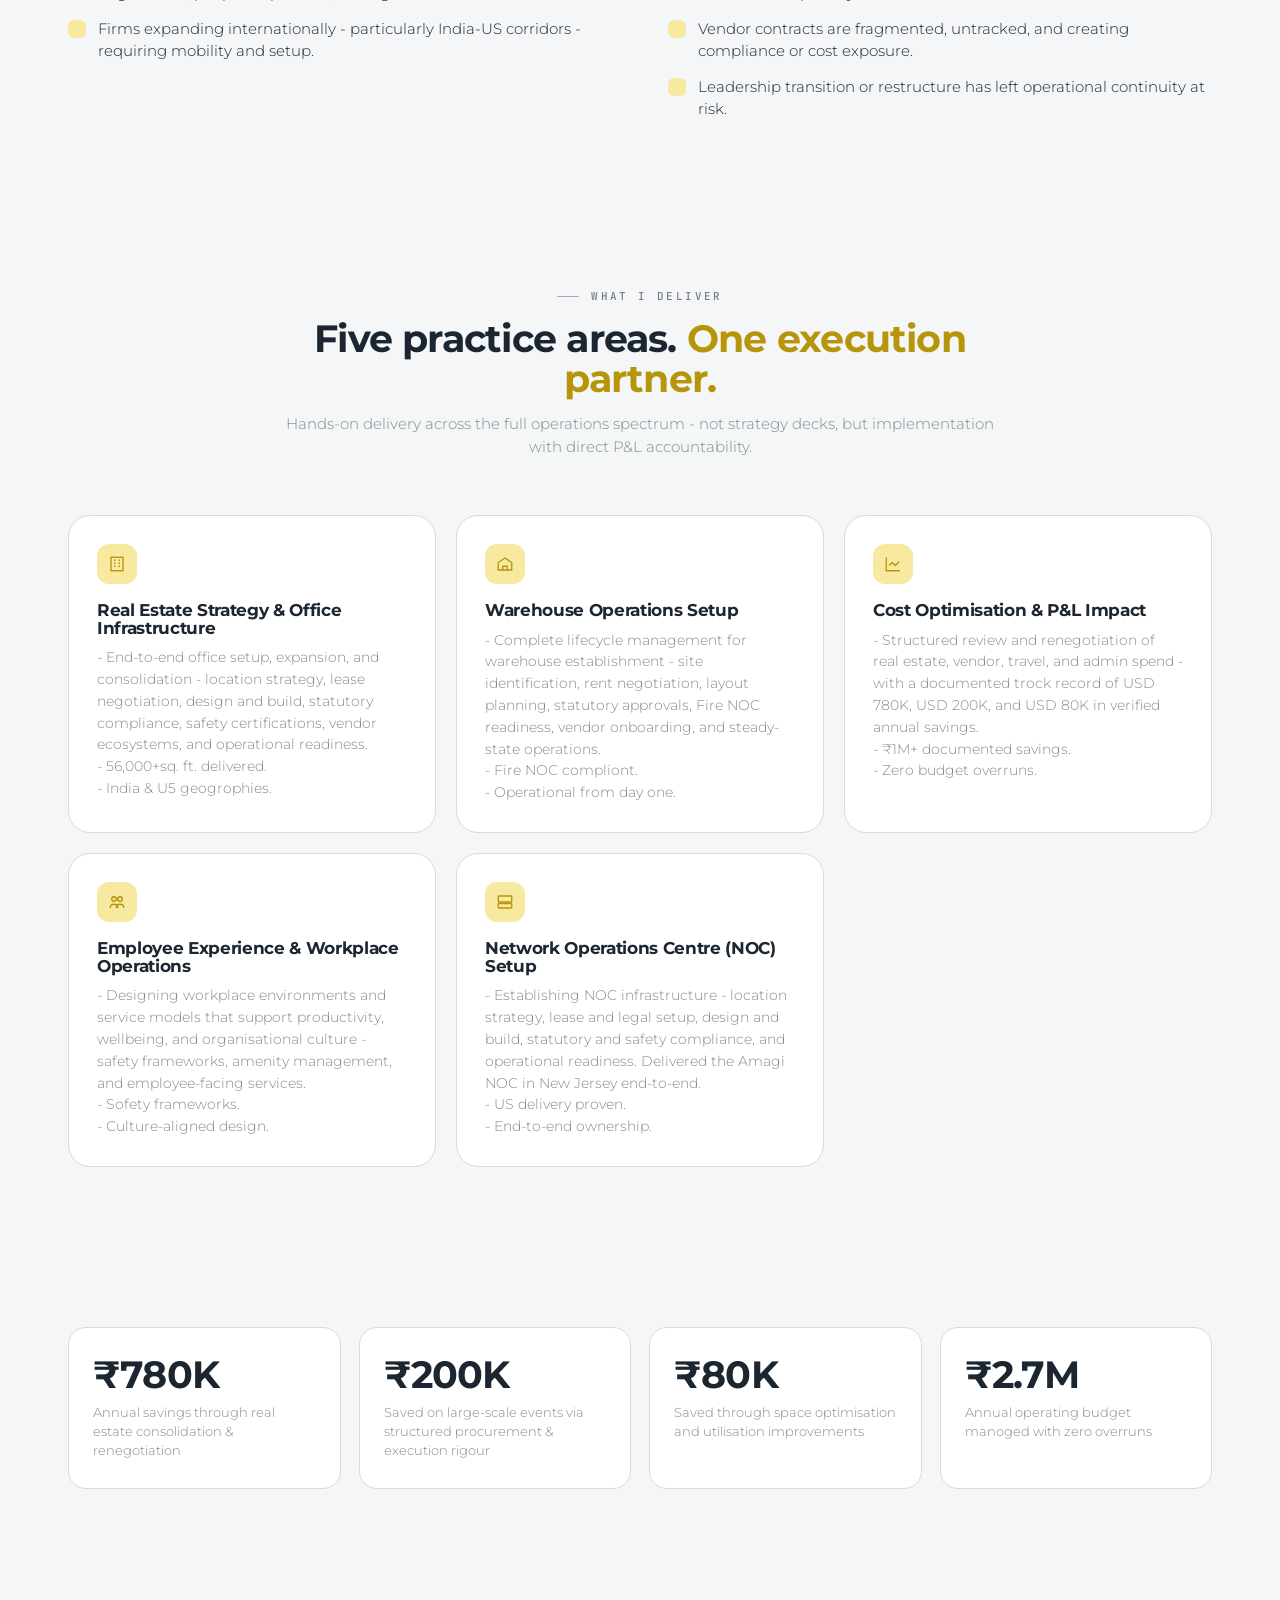
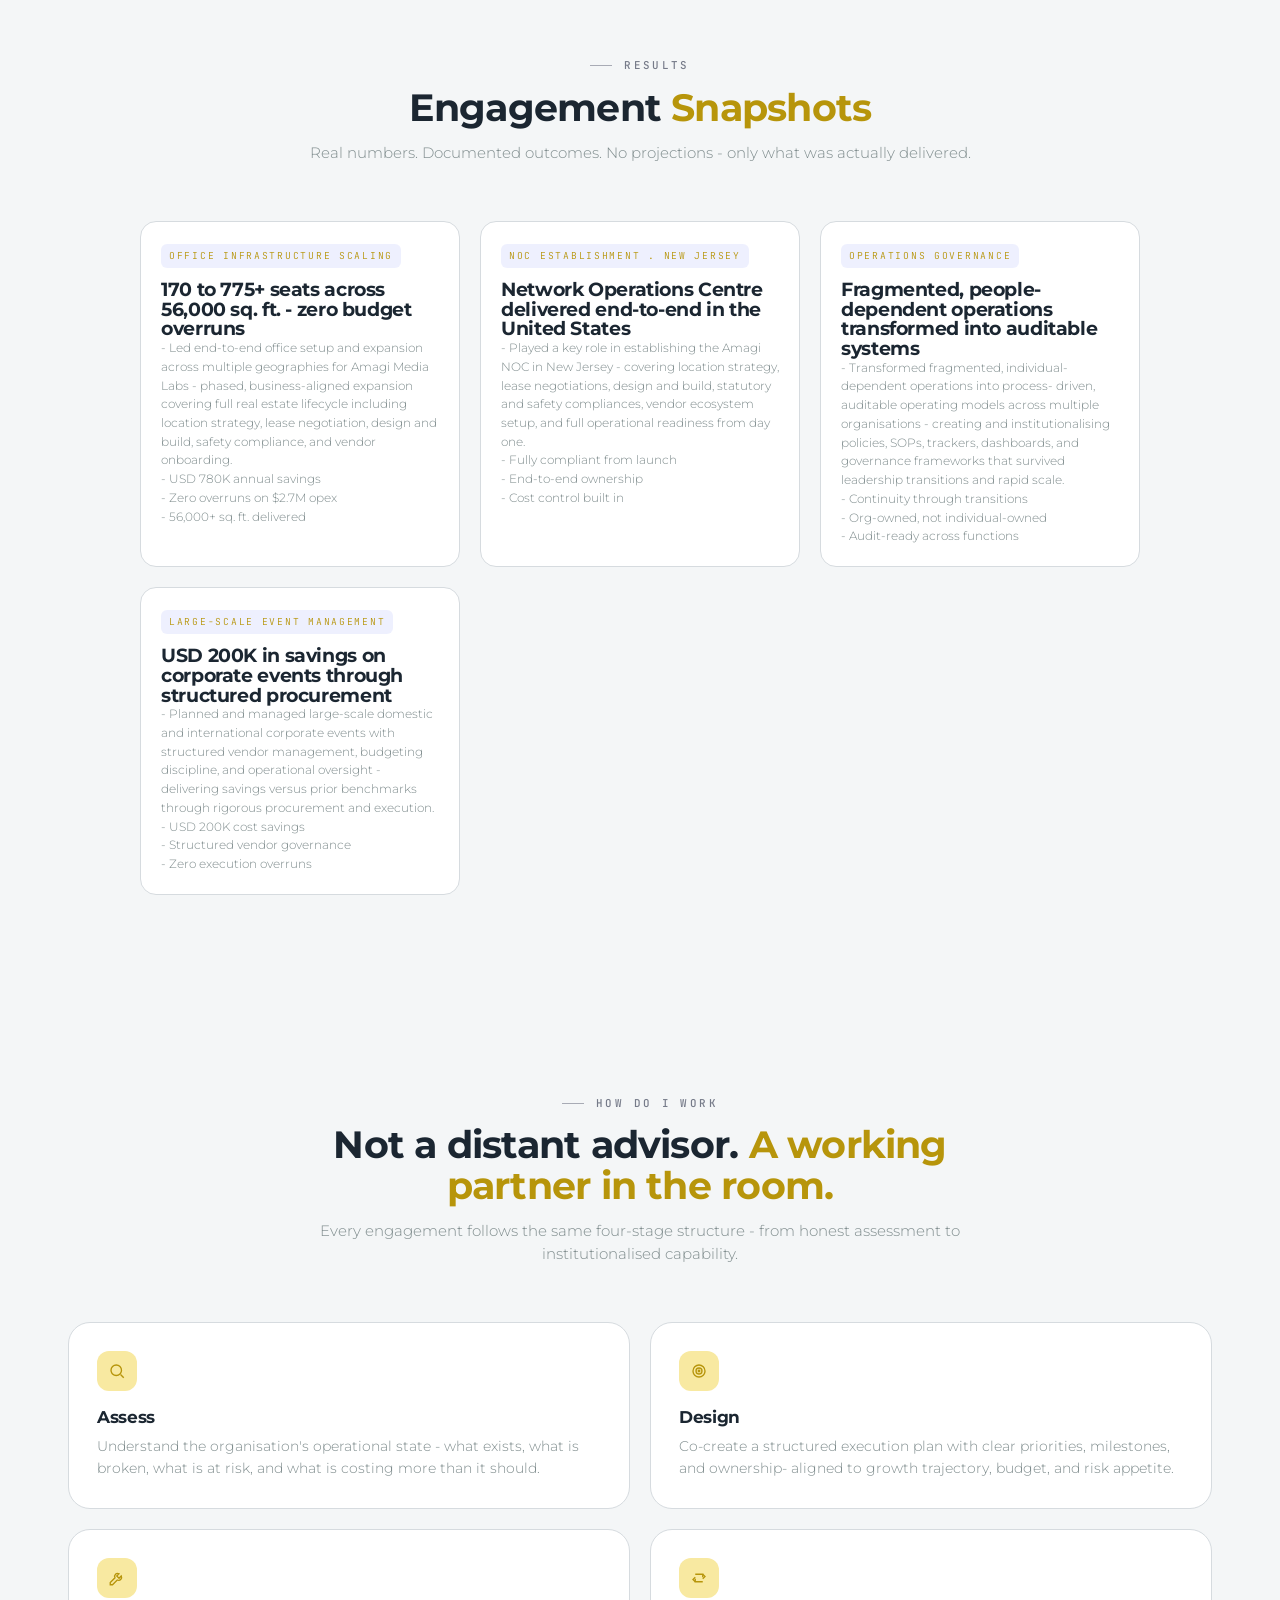
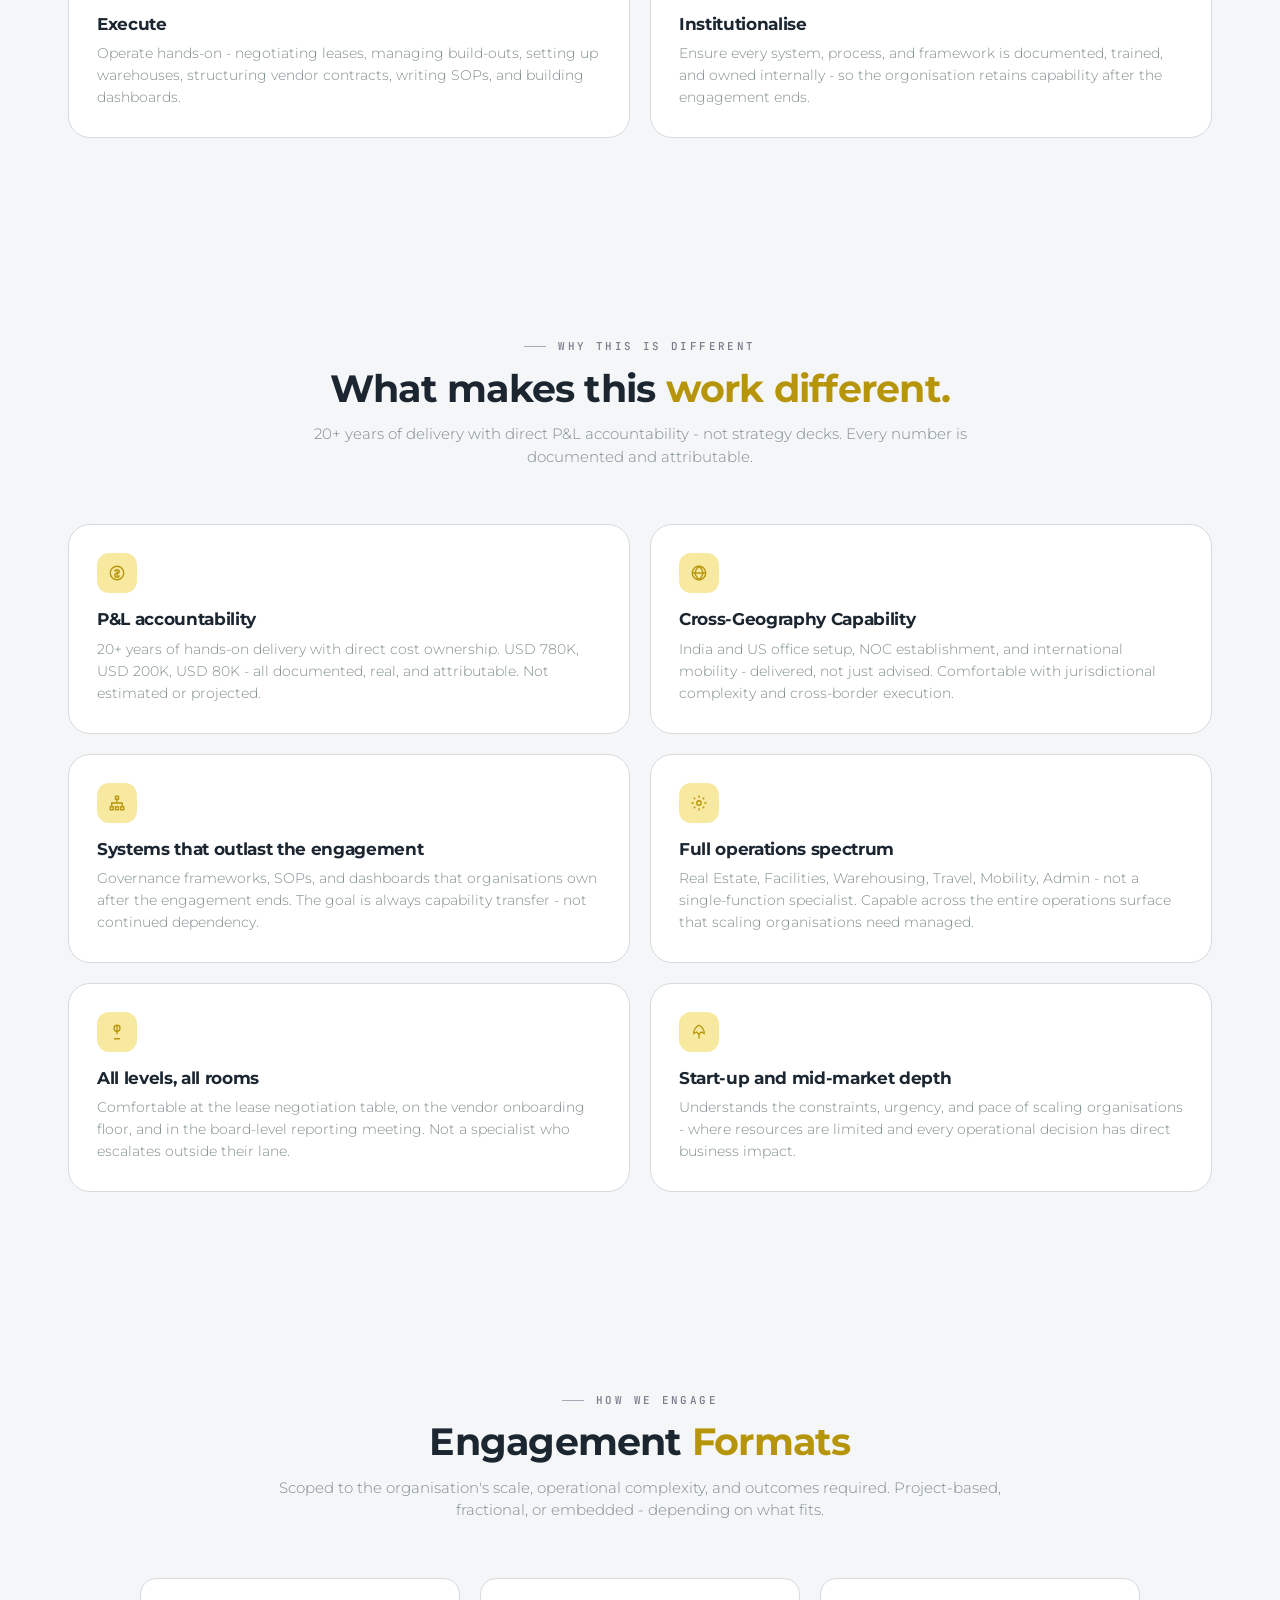
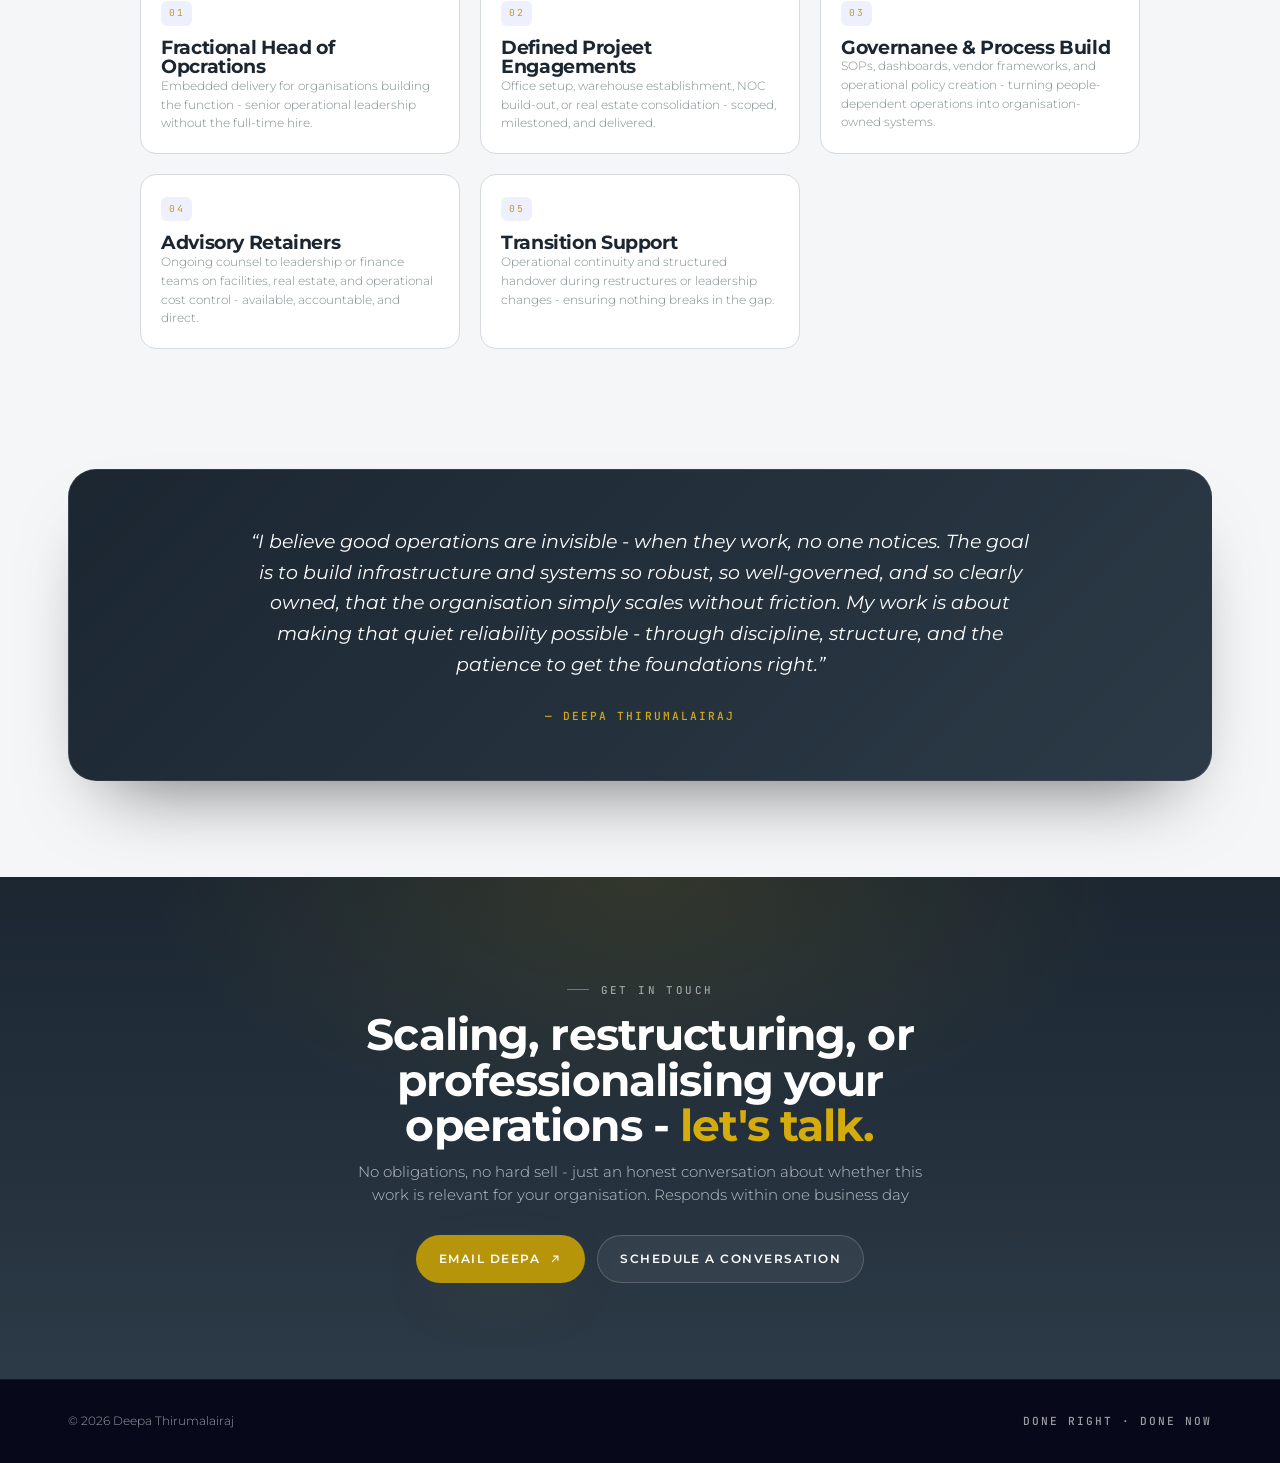
<file: deepa/public/site/index.html>
<!doctype html>
<html lang="en">
<head>
  <meta charset="utf-8" />
  <meta name="viewport" content="width=device-width, initial-scale=1" />
  <title>Deepa Thirumalairaj · Operations & Infrastructure Consultan</title>
  <meta name="description" content="Independent HR advisory for founders, CEOs and people leaders — from setting up the function to fixing what's broken and scaling what works." />
  <link rel="stylesheet" href="./styles.css" />
</head>
<body>

<!-- ===== NAV ===== -->
<header class="nav">
  <div class="nav-inner">
    <a href="#" class="brand">
      <span class="brand-dot"></span>
      <span>Deepa Thirumalairaj · Operations & Infrastructure Consultant</span>
    </a>
    <nav class="nav-links">
      <a href="../../../index.html" class="nav-cta">Home</a>
    </nav>
  </div>
</header>

<!-- ===== HERO ===== -->
<section class="hero">
  <div class="wrap hero-inner">

    <div class="hero-layout">

      <div class="hero-content">

        <h1>
  Turning operational complexity into
  <em>scalable, audit-ready infrastructure.</em>
</h1>

        <p class="hero-lede">
          I partner with scaling and restructuring organisations to bring discipline,
          systems, and execution rigour to their operations - spanning Facilities, Real
          Estate, Administration, Travel, Global Mobility, Warehousing, and Employee
          Experience. With 20+ years of hands-on delivery, I move organisations from
          intent to implementation.
        </p>

        <div class="hero-actions">
          <a class="btn btn-electric" href="../../../contact.html#cont">
            Schedule an exploratory conversation
            <svg class="arrow" viewBox="0 0 24 24" fill="none" stroke="currentColor" stroke-width="2">
              <path d="M7 17 17 7M9 7h8v8"/>
            </svg>
          </a>

          <a class="btn btn-ghost-light" href="#practice">
            View services
          </a>
        </div>

      </div>

      <div class="hero-image">
        <img src="./assets/images/Deepa.png" alt="Rohini HR Advisory">
      </div>

    </div>

  </div>
</section>

<!------------------------------------------------------------------------------------------------------------------>
<section class="surface section-tight">
  <div class="wrap">
    <div class="heading-block" style="margin-bottom: 36px;">
      <div class="eyebrow">BY THE NUMBERS</div>
      <h2 style="margin-top:14px;">Two decades. <em>Real ground covered.</em></h2>
    </div>
    <div class="stats-strip">
      <div class="stat-tile"><div class="stat-num">20+</div><div class="stat-label">Years of hands-on operations delivery</div></div>
      <div class="stat-tile"><div class="stat-num">56K+</div><div class="stat-label">Sq. ft. of infrastructure delivered across India & US</div></div>
      <div class="stat-tile"><div class="stat-num">₹1M+</div><div class="stat-label">Documented cost savings across engogements</div></div>
      <div class="stat-tile"><div class="stat-num">₹2.7M</div><div class="stat-label">Annual operating budget managed with zero overruns</div></div>
    </div>
  </div>
</section>

<!------------------------------------------------------------------------------------------------------------------>
<section class="surface section-tight" id="fit">
  <div class="wrap two-col">
    <div class="col">
      <div class="eyebrow" style="margin-bottom:14px;">FIT · WHO</div>
      <h2>Who I work <em>best with</em></h2>
      <p>Organisations where operations have outgrown informal management and need real structure.</p>
      <ul class="list">
        <li><path d="M20 6 9 17l-5-5"/></svg> Start-ups and mid-sized organisations scaling rapidly and needing structured operational foundations.</li>
        <li><path d="M20 6 9 17l-5-5"/></svg> Companies setting up new offices, warehouses, or cross-geography infrastructure for the first time.</li>
        <li><path d="M20 6 9 17l-5-5"/></svg> Organisations that have grown fast but whose operations remain fragmented, people-dependent, or ungoverned.</li>
        <li><path d="M20 6 9 17l-5-5"/></svg> Firms expanding internationally - particularly India-US corridors - requiring mobility and setup.</li>
      </ul>
    </div>

    <div class="col">
      <div class="eyebrow" style="margin-bottom:14px;">FIT · WHEN</div>
      <h2>Situations that <em>bring me in</em></h2>
      <p>The operational pain points that most commonly lead to an engagement.</p>
      <ul class="list">
        <li><path d="M5 13l4 4L19 7"/></svg> Office space, infrastructure, or logistics have not kept pace with company growth.</li>
        <li><path d="M5 13l4 4L19 7"/></svg> Operations run on individual knowledge - no SOPs, no dashboards, no audit trail.</li>
        <li><path d="M5 13l4 4L19 7"/></svg> A new office, warehouse, or NOC needs to be set up end-to-end with no internal capability.</li>
        <li><path d="M5 13l4 4L19 7"/></svg> Vendor contracts are fragmented, untracked, and creating compliance or cost exposure.</li>
        <li><path d="M5 13l4 4L19 7"/></svg> Leadership transition or restructure has left operational continuity at risk.</li>
      </ul>
    </div>
  </div>
</section>

<!------------------------------------------------------------------------------------------------------------------>
<section class="surface section" id="practice">
  <div class="wrap">
    <div class="heading-block">
      <div class="eyebrow">WHAT I DELIVER</div>
      <h2 style="margin-top:14px;">Five practice areas. <em>One execution partner.</em></h2>
      <p>Hands-on delivery across the full operations spectrum - not strategy decks, but implementation with direct P&L accountability.</p>
    </div>

    <div class="cards-3">
      <article class="card">
        <div class="card-icon">
          <svg class="i" viewBox="0 0 24 24" fill="none" stroke="currentColor">
          <rect x="4" y="3" width="16" height="18"/>
          <path d="M8 7h2M14 7h2M8 11h2M14 11h2M8 15h2M14 15h2"/>
        </svg>
      </div>
        <h3>Real Estate Strategy & Office Infrastructure</h3>
        <p>- End-to-end office setup, expansion, and consolidation - location strategy, lease negotiation, design and build, statutory
             compliance, safety certifications, vendor ecosystems, and operational readiness.</p>
        <p>- 56,000+sq. ft. delivered.</p>
        <p>- India & U5 geogrophies.</p>
      </article>

      <article class="card">
        <div class="card-icon">
          <svg class="i" viewBox="0 0 24 24" fill="none" stroke="currentColor">
            <path d="M3 10l9-6 9 6v10H3z"/>
            <path d="M9 21v-6h6v6"/>
          </svg>
        </div>
        <h3>Warehouse Operations Setup</h3>
        <p>- Complete lifecycle management for warehouse establishment - site identification, rent negotiation, layout planning, statutory approvals,
             Fire NOC readiness, vendor onboarding, and steady-state operations.</p>
        <p>- Fire NOC compliont.</p>
        <p>- Operational from day one.</p>
      </article>
      <article class="card">
        <div class="card-icon">
          <svg class="i" viewBox="0 0 24 24" fill="none" stroke="currentColor">
            <path d="M3 3v18h18"/>
            <path d="M7 14l4-4 4 4 5-5"/>
          </svg>
        </div>
        <h3>Cost Optimisation & P&L Impact</h3>
        <p>- Structured review and renegotiation of real estate, vendor, travel, and admin spend - with a documented trock record of USD 780K, USD
            200K, and USD 80K in verified annual savings.</p>
        <p>- ₹1M+ documented savings.</p>
        <p>- Zero budget overruns.</p>
      </article>
      <article class="card">
        <div class="card-icon">
          <svg class="i" viewBox="0 0 24 24" fill="none" stroke="currentColor">
            <circle cx="8" cy="8" r="3"/>
            <circle cx="16" cy="8" r="3"/>
            <path d="M3 20c0-3 2-5 5-5s5 2 5 5"/>
            <path d="M11 20c0-3 2-5 5-5s5 2 5 5"/>
          </svg>
        </div>
        <h3>Employee Experience & Workplace Operations</h3>
        <p>- Designing workplace environments and service models that support productivity, wellbeing, and organisational culture - safety frameworks,
          amenity management, and employee-facing services.</p>
        <p>- Sofety frameworks.</p>
        <p>- Culture-aligned design.</p>
      </article>
      <article class="card">
        <div class="card-icon">
          <svg class="i" viewBox="0 0 24 24" fill="none" stroke="currentColor">
            <rect x="3" y="4" width="18" height="8" rx="1"/>
            <rect x="3" y="14" width="18" height="6" rx="1"/>
            <path d="M7 8h.01M7 17h.01"/>
          </svg>
        </div>
        <h3>Network Operations Centre (NOC) Setup</h3>
        <p>- Establishing NOC infrastructure - location strategy, lease and legal setup, design and build, statutory and safety compliance, and operational
              readiness. Delivered the Amagi NOC in New Jersey end-to-end.</p>
        <p>- US delivery proven.</p>
        <p>- End-to-end ownership.</p>
      </article>
    </div>
  </div>
</section>
<!------------------------------------------------------------------------------------------------------------------>
<section class="surface section-tight">
  <div class="wrap">
    <div class="stats-strip">
      <div class="stat-tile"><div class="stat-num">₹780K</div><div class="stat-label">Annual savings through real estate consolidation & renegotiation</div></div>
      <div class="stat-tile"><div class="stat-num">₹200K</div><div class="stat-label">Saved on large-scale events via structured procurement & execution rigour</div></div>
      <div class="stat-tile"><div class="stat-num">₹80K</div><div class="stat-label">Saved through space optimisation and utilisation improvements</div></div>
      <div class="stat-tile"><div class="stat-num">₹2.7M</div><div class="stat-label">Annual operating budget manoged with zero overruns</div></div>
    </div>
  </div>
</section>

<!------------------------------------------------------------------------------------------------------------------>
<section class="surface section" id="formats">
  <div class="wrap">
    <div class="heading-block">
      <div class="eyebrow">RESULTS</div>
      <h2 style="margin-top:14px;">Engagement <em>Snapshots</em></h2>
      <p>Real numbers. Documented outcomes. No projections - only what was actually delivered.</p>
    </div>

    <div class="formats">
      <div class="format">
        <span class="pill">OFFICE INFRASTRUCTURE SCALING</span>
        <h3>170 to 775+ seats across 56,000 sq. ft. - zero budget overruns</h3>
        <p>- Led end-to-end office setup and expansion across multiple geographies for Amagi Media Labs - phased, business-aligned expansion covering full real
            estate lifecycle including location strategy, lease negotiation, design and build, safety compliance, and vendor onboarding.</p>
        <p>- USD 780K annual savings</p>
        <p>- Zero overruns on $2.7M opex</p>
        <p>- 56,000+ sq. ft. delivered</p>
      </div>
      <div class="format">
        <span class="pill">NOC ESTABLISHMENT . NEW JERSEY</span>
        <h3>Network Operations Centre delivered end-to-end in the United States</h3>
        <p>- Played a key role in establishing the Amagi NOC in New Jersey - covering location strategy, lease negotiations, design and build, statutory and safety
            compliances, vendor ecosystem setup, and full operational readiness from day one.</p>
        <p>- Fully compliant from launch</p>
        <p>- End-to-end ownership</p>
        <p>- Cost control built in</p>
      </div>
      <div class="format">
        <span class="pill">OPERATIONS GOVERNANCE</span>
        <h3>Fragmented, people-dependent operations transformed into auditable systems</h3>
        <p>- Transformed fragmented, individual-dependent operations into process- driven, auditable operating models across multiple organisations - creating
              and institutionalising policies, SOPs, trackers, dashboards, and governance frameworks that survived leadership transitions and rapid scale.</p>
        <p>- Continuity through transitions</p>
        <p>- Org-owned, not individual-owned</p>
        <p>- Audit-ready across functions</p>
      </div>
      <div class="format">
        <span class="pill">LARGE-SCALE EVENT MANAGEMENT</span>
        <h3>USD 200K in savings on corporate events through structured procurement</h3>
        <p>- Planned and managed large-scale domestic and international corporate events with structured vendor management, budgeting discipline, and operational
            oversight - delivering savings versus prior benchmarks through rigorous procurement and execution.</p>
        <p>- USD 200K cost savings</p>
        <p>- Structured vendor governance</p>
        <p>- Zero execution overruns</p>
      </div>
    </div>
  </div>
</section>

<!------------------------------------------------------------------------------------------------------------------>
<section class="surface section">
  <div class="wrap">
    <div class="heading-block">
      <div class="eyebrow">HOW DO I WORK</div>
      <h2 style="margin-top:14px;">Not a distant advisor. <em>A working partner in the room.</em></h2>
      <p>Every engagement follows the same four-stage structure - from honest assessment to institutionalised capability.</p>
    </div>

    <div class="cards-2">
      <article class="card">
        <div class="card-icon">
          <svg class="i" viewBox="0 0 24 24" fill="none" stroke="currentColor">
            <circle cx="11" cy="11" r="7"/>
            <path d="M21 21l-4.3-4.3"/>
          </svg>
        </div>
        <h3>Assess</h3>
        <p>Understand the organisation's operational state - what exists, what is broken, what is at risk, and what is costing more than it should.</p>
      </article>
      <article class="card">
        <div class="card-icon">
          <svg class="i" viewBox="0 0 24 24" fill="none" stroke="currentColor">
            <circle cx="12" cy="12" r="8"/>
            <circle cx="12" cy="12" r="4"/>
            <circle cx="12" cy="12" r="1"/>
          </svg>
        </div>
        <h3>Design</h3>
        <p>Co-create a structured execution plan with clear priorities, milestones, and ownership- aligned to growth trajectory, budget, and risk appetite.</p>
      </article>
      <article class="card">
        <div class="card-icon">
          <svg class="i" viewBox="0 0 24 24" fill="none" stroke="currentColor">
            <path d="M14.7 6.3a4 4 0 0 0-5.4 5.4L3 18v3h3l6.3-6.3a4 4 0 0 0 5.4-5.4l-3 3-3-3 3-3z"/>
          </svg>
        </div>
        <h3>Execute</h3>
        <p>Operate hands-on - negotiating leases, managing build-outs, setting up warehouses, structuring vendor contracts, writing SOPs, and building dashboards.</p>
      </article>
      <article class="card">
        <div class="card-icon">
          <svg class="i" viewBox="0 0 24 24" fill="none" stroke="currentColor">
            <path d="M7 7h10v4"/>
            <path d="M17 17H7v-4"/>
            <path d="M17 7l3 3-3 3"/>
            <path d="M7 17l-3-3 3-3"/>
          </svg>
        </div>
        <h3>Institutionalise</h3>
        <p>Ensure every system, process, and framework is documented, trained, and owned internally - so the orgonisation retains capability after the engagement ends.</p>
      </article>
    </div>
  </div>
</section>
<!------------------------------------------------------------------------------------------------------------------>
<section class="surface section">
  <div class="wrap">
    <div class="heading-block">
      <div class="eyebrow">WHY THIS IS DIFFERENT</div>
      <h2 style="margin-top:14px;">What makes this <em>work different.</em></h2>
      <p>20+ years of delivery with direct P&L accountability - not strategy decks. Every number is documented and attributable.</p>
    </div>

    <div class="cards-2">
      <article class="card">
        <div class="card-icon">
          <svg class="i" viewBox="0 0 24 24" fill="none" stroke="currentColor">
            <circle cx="12" cy="12" r="9"/>
            <path d="M12 7v10"/>
            <path d="M9 10c0-1.5 1.5-2.5 3-2.5s3 1 3 2.5-1.5 2.5-3 2.5-3 1-3 2.5 1.5 2.5 3 2.5 3-1 3-2.5"/>
          </svg>
        </div>
        <h3>P&L accountability</h3>
        <p>20+ years of hands-on delivery with direct cost ownership. USD 780K, USD 200K, USD 80K - all documented, real, and attributable. Not estimated
            or projected.</p>
      </article>
      <article class="card">
      <div class="card-icon">
        <svg class="i" viewBox="0 0 24 24" fill="none" stroke="currentColor">
          <circle cx="12" cy="12" r="9"/>
          <path d="M3 12h18"/>
          <path d="M12 3c3 3 5 6 5 9s-2 6-5 9c-3-3-5-6-5-9s2-6 5-9z"/>
        </svg>
      </div>
        <h3>Cross-Geography Capability</h3>
        <p>India and US office setup, NOC establishment, and international mobility - delivered, not just advised. Comfortable with jurisdictional
            complexity and cross-border execution.</p>
      </article>
      <article class="card">
      <div class="card-icon">
          <svg class="i" viewBox="0 0 24 24" fill="none" stroke="currentColor">
            <rect x="10" y="3" width="4" height="4"/>
            <rect x="3" y="17" width="4" height="4"/>
            <rect x="10" y="17" width="4" height="4"/>
            <rect x="17" y="17" width="4" height="4"/>
            <path d="M12 7v5"/>
            <path d="M5 17v-5h14v5"/>
          </svg>
        </div>
        <h3>Systems that outlast the engagement</h3>
        <p>Governance frameworks, SOPs, and dashboards that organisations own after the engagement ends. The goal is always capability transfer - not
            continued dependency.</p>
      </article>
      <article class="card">
      <div class="card-icon">
        <svg class="i" viewBox="0 0 24 24" fill="none" stroke="currentColor">
          <circle cx="12" cy="12" r="3"/>
          <path d="M12 2v3M12 19v3M2 12h3M19 12h3"/>
          <path d="M5 5l2 2M17 17l2 2M19 5l-2 2M7 17l-2 2"/>
        </svg>
      </div>
        <h3>Full operations spectrum</h3>
        <p>Real Estate, Facilities, Warehousing, Travel, Mobility, Admin - not a single-function specialist. Capable across the entire operations surface that
            scaling organisations need managed.</p>
      </article>
      <article class="card">
      <div class="card-icon">
          <svg class="i" viewBox="0 0 24 24" fill="none" stroke="currentColor">
            <path d="M12 3v12"/>
            <circle cx="12" cy="7" r="4"/>
            <path d="M8 21h8"/>
          </svg>
        </div>
        <h3>All levels, all rooms</h3>
        <p>Comfortable at the lease negotiation table, on the vendor onboarding floor, and in the board-level reporting meeting. Not a specialist who escalates
            outside their lane.</p>
      </article>
      <article class="card">
      <div class="card-icon">
          <svg class="i" viewBox="0 0 24 24" fill="none" stroke="currentColor">
            <path d="M12 3c4 2 7 6 7 11l-4-2-3 3-3-3-4 2c0-5 3-9 7-11z"/>
            <path d="M12 15v6"/>
          </svg>
        </div>
        <h3>Start-up and mid-market depth</h3>
        <p>Understands the constraints, urgency, and pace of scaling organisations - where resources are limited and every operational decision has direct
            business impact.</p>
      </article>
    </div>
  </div>
</section>
<!------------------------------------------------------------------------------------------------------------------>
<section class="surface section" id="formats">
  <div class="wrap">
    <div class="heading-block">
      <div class="eyebrow">HOW WE ENGAGE</div>
      <h2 style="margin-top:14px;">Engagement <em>Formats</em></h2>
      <p>Scoped to the organisation's scale, operational complexity, and outcomes required. Project-based, fractional, or embedded - depending on what fits.</p>
    </div>

    <div class="formats">
      <div class="format">
        <span class="pill">01</span>
        <h3>Fractional Head of Opcrations</h3>
        <p>Embedded delivery for organisations building the function - senior operational leadership without the full-time hire.</p>
      </div>
      <div class="format">
        <span class="pill">02</span>
        <h3>Defined Projeet Engagements</h3>
        <p>Office setup, warehouse establishment, NOC build-out, or real estate consolidation - scoped, milestoned, and delivered.</p>
      </div>
      <div class="format">
        <span class="pill">03</span>
        <h3>Governanee & Process Build</h3>
        <p>SOPs, dashboards, vendor frameworks, and operational policy creation - turning people- dependent operations into organisation-owned systems.</p>
      </div>
      <div class="format">
        <span class="pill">04</span>
        <h3>Advisory Retainers</h3>
        <p>Ongoing counsel to leadership or finance teams on facilities, real estate, and operational cost control - available, accountable, and direct.</p>
      </div>
      <div class="format">
        <span class="pill">05</span>
        <h3>Transition Support</h3>
        <p>Operational continuity and structured handover during restructures or leadership changes - ensuring nothing breaks in the gap.</p>
      </div>
    </div>
  </div>
</section>

<!------------------------------------------------------------------------------------------------------------------>
<!-- ===== QUOTE BAND ===== -->
<section class="surface" style="padding: 24px 0 96px;">
  <div class="wrap">
    <div class="quote-card" style="margin-top: 0;">
      <p>
        “I believe good operations are invisible - when they work, no one notices. The goal is to build infrastructure and systems so robust, so well-governed, and
        so clearly owned, that the organisation simply scales without friction. My work is about making that quiet reliability possible - through discipline,
        structure, and the patience to get the foundations right.”
      </p>
      <span class="mono">— DEEPA THIRUMALAIRAJ</span>
    </div>
  </div>
</section>
<!-- ===== FINAL CTA ===== -->
<section class="cta-band" id="contact">
  <div class="wrap">
    <div class="eyebrow eyebrow-light" style="justify-content:center; display:inline-flex;">GET IN TOUCH</div>
    <h2>Scaling, restructuring, or professionalising your operations - <em>let's talk. </em></h2>
    <p>No obligations, no hard sell - just an honest conversation about whether this work is relevant for your organisation. Responds within one business
day</p>
    <div class="cta-actions">
      <a class="btn btn-electric" href="mailto:deepa.subha@gmail.com">
        Email Deepa
        <svg class="arrow" viewBox="0 0 24 24" fill="none" stroke="currentColor" stroke-width="2"><path d="M7 17 17 7M9 7h8v8"/></svg>
      </a>
      <a class="btn btn-ghost-light" href="../../../contact.html#cont">Schedule a conversation</a>
    </div>
  </div>
</section>



<!-- ===== FOOTER ===== -->
<footer class="footer">
  <div class="wrap footer-inner">
    <span>© 2026 Deepa Thirumalairaj</span>
    <span class="mono">DONE RIGHT · DONE NOW</span>
  </div>
</footer>

</body>
</html>
</file>
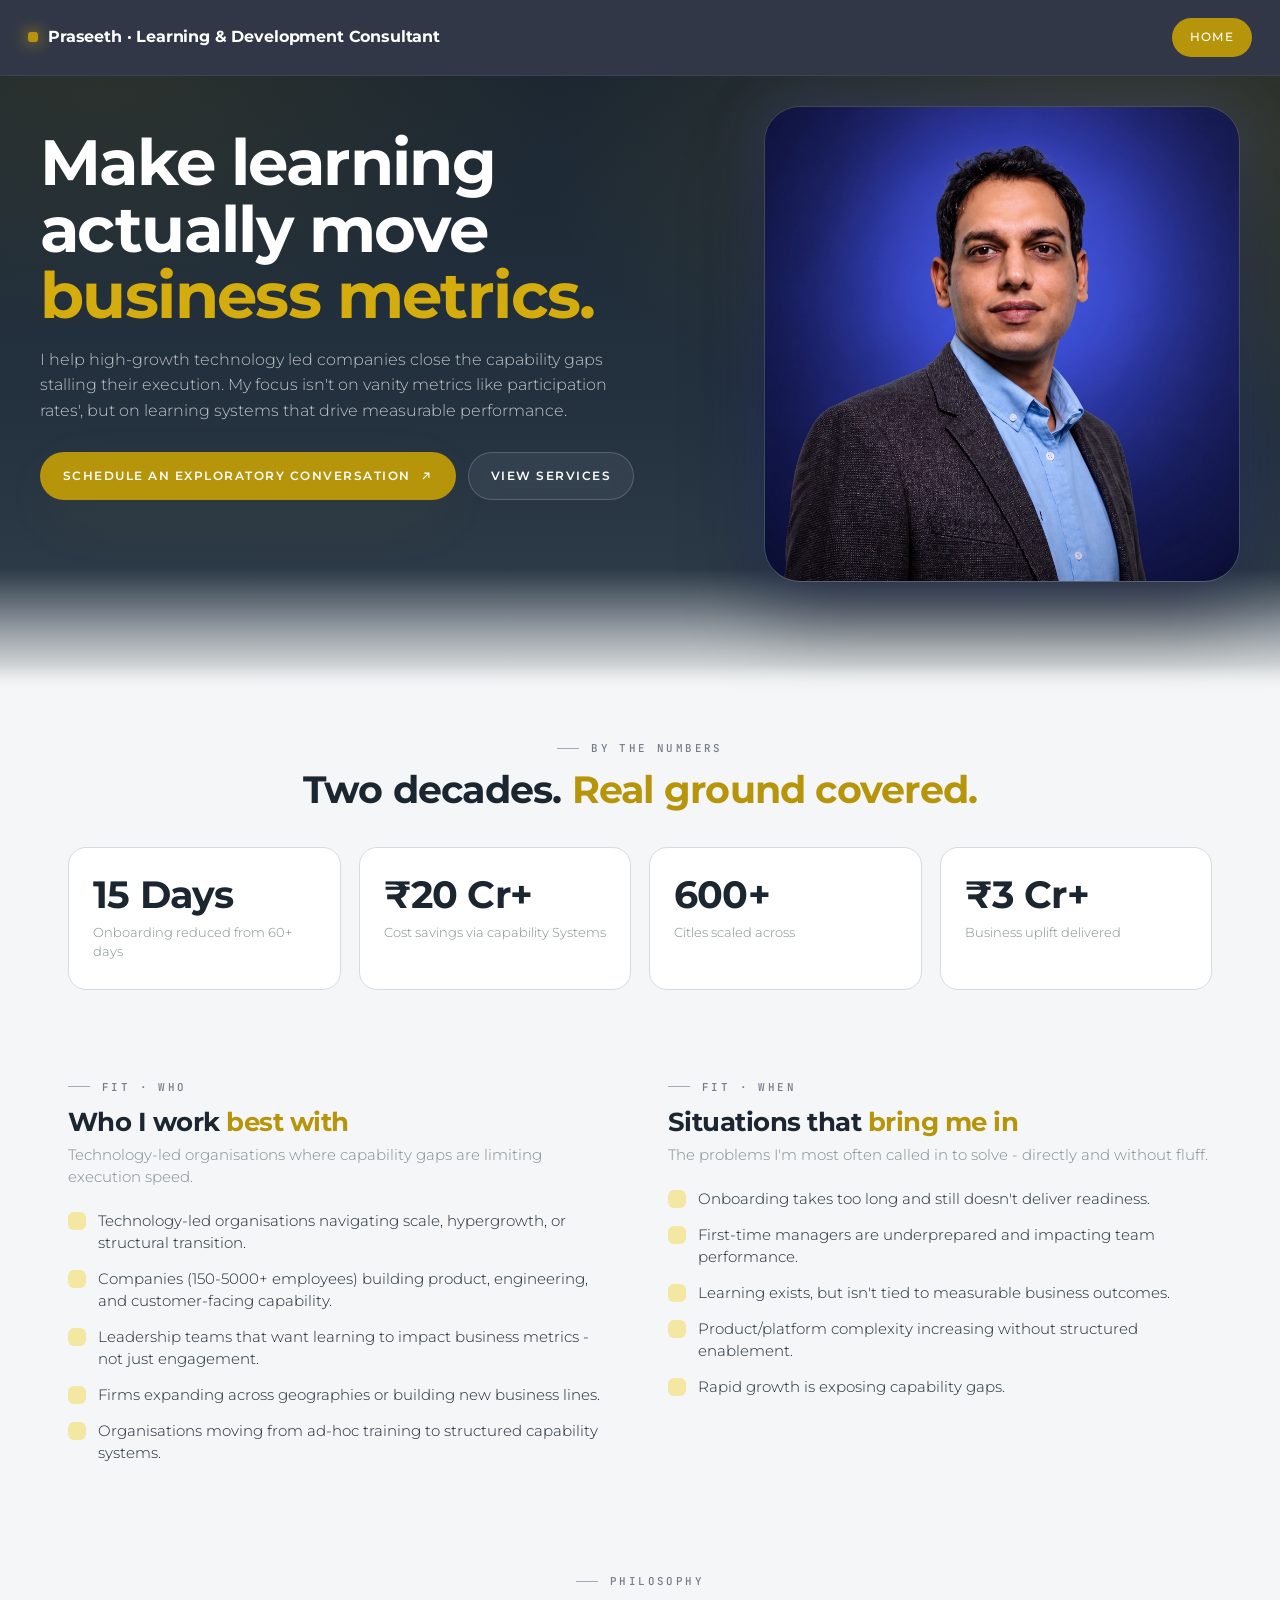
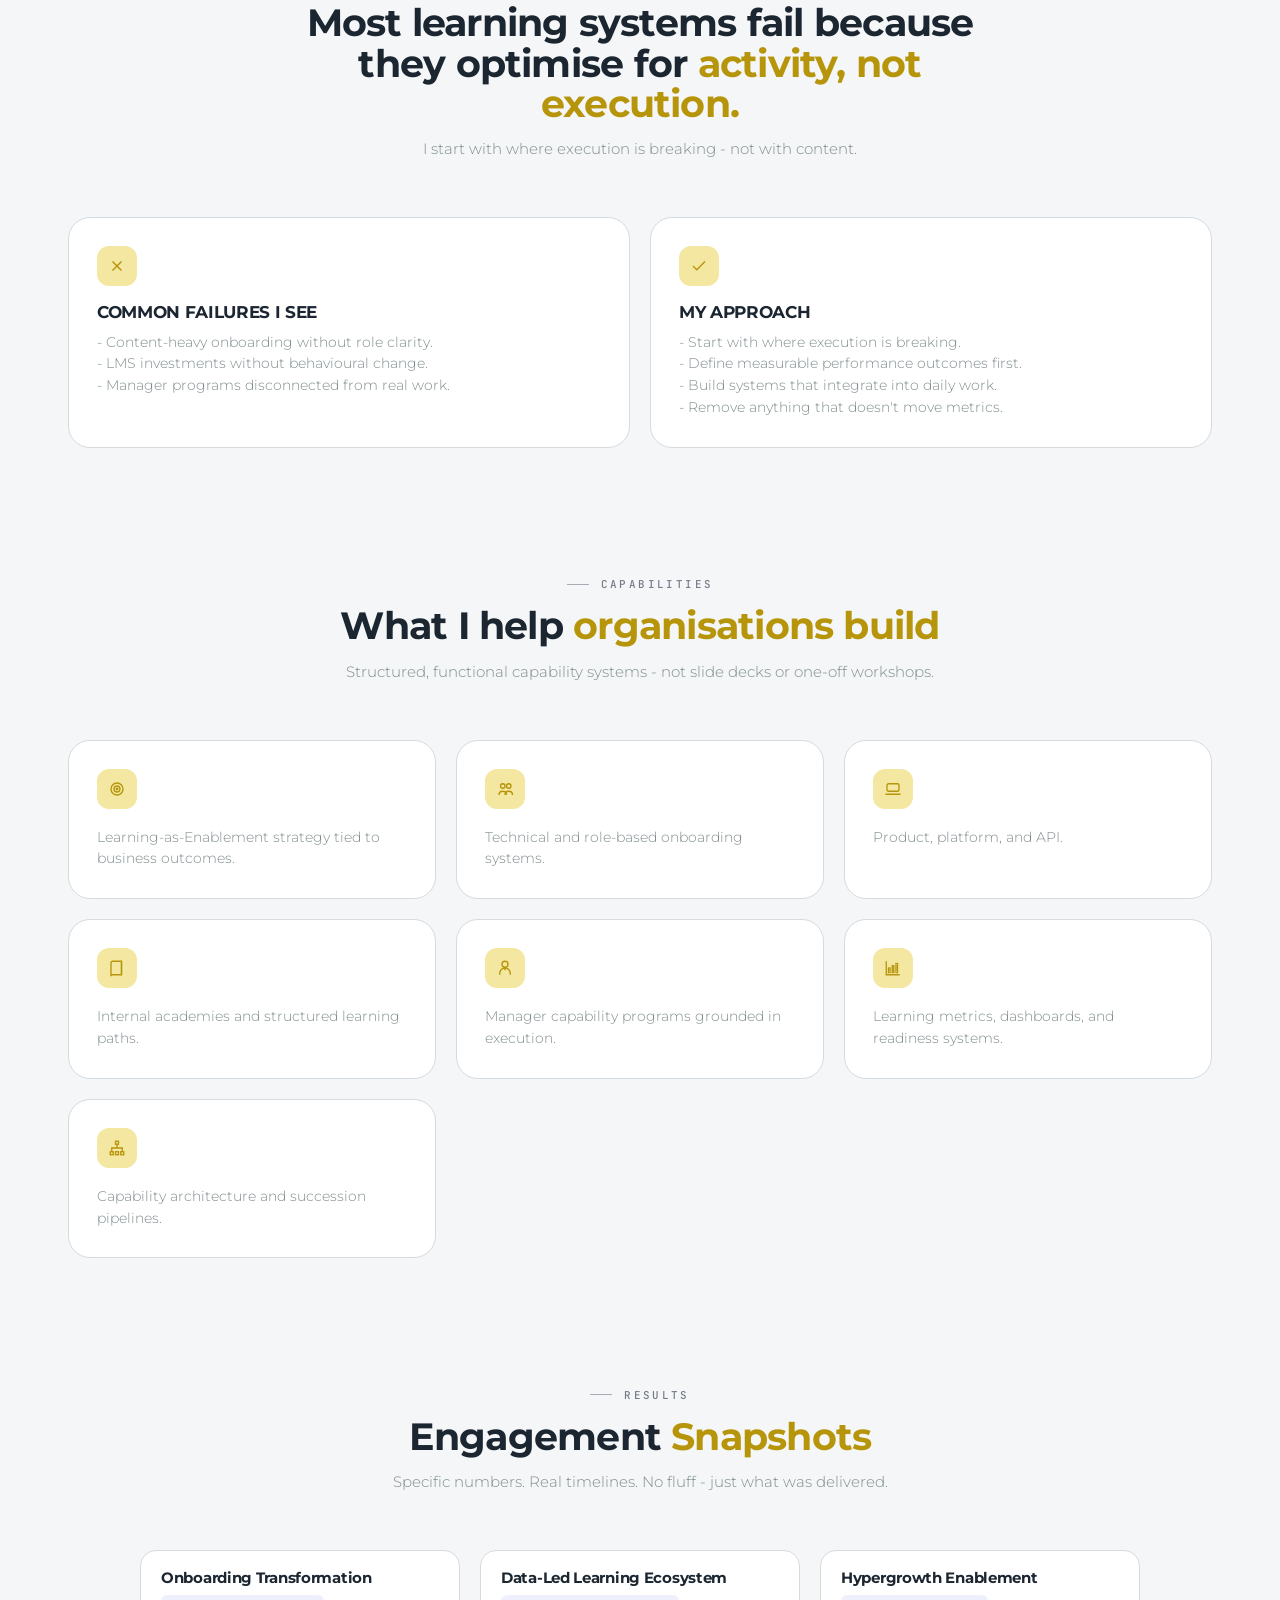
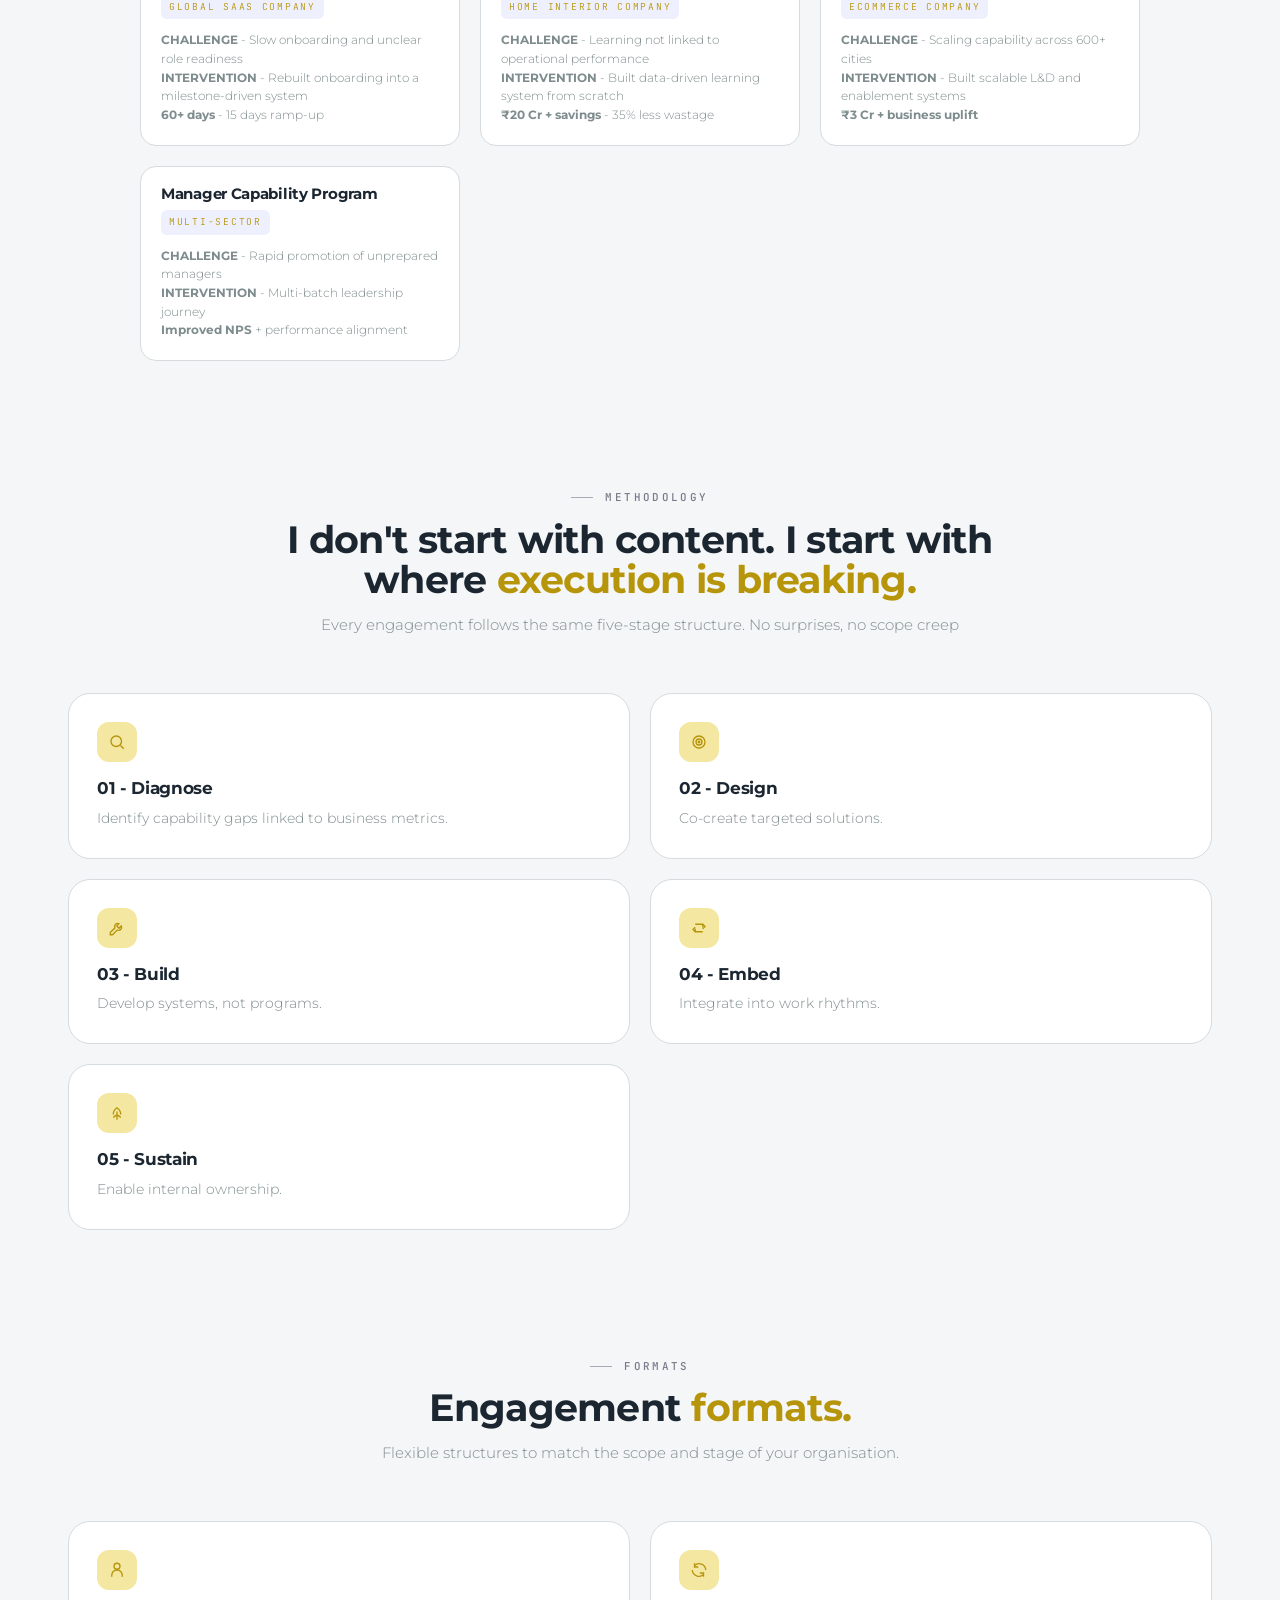
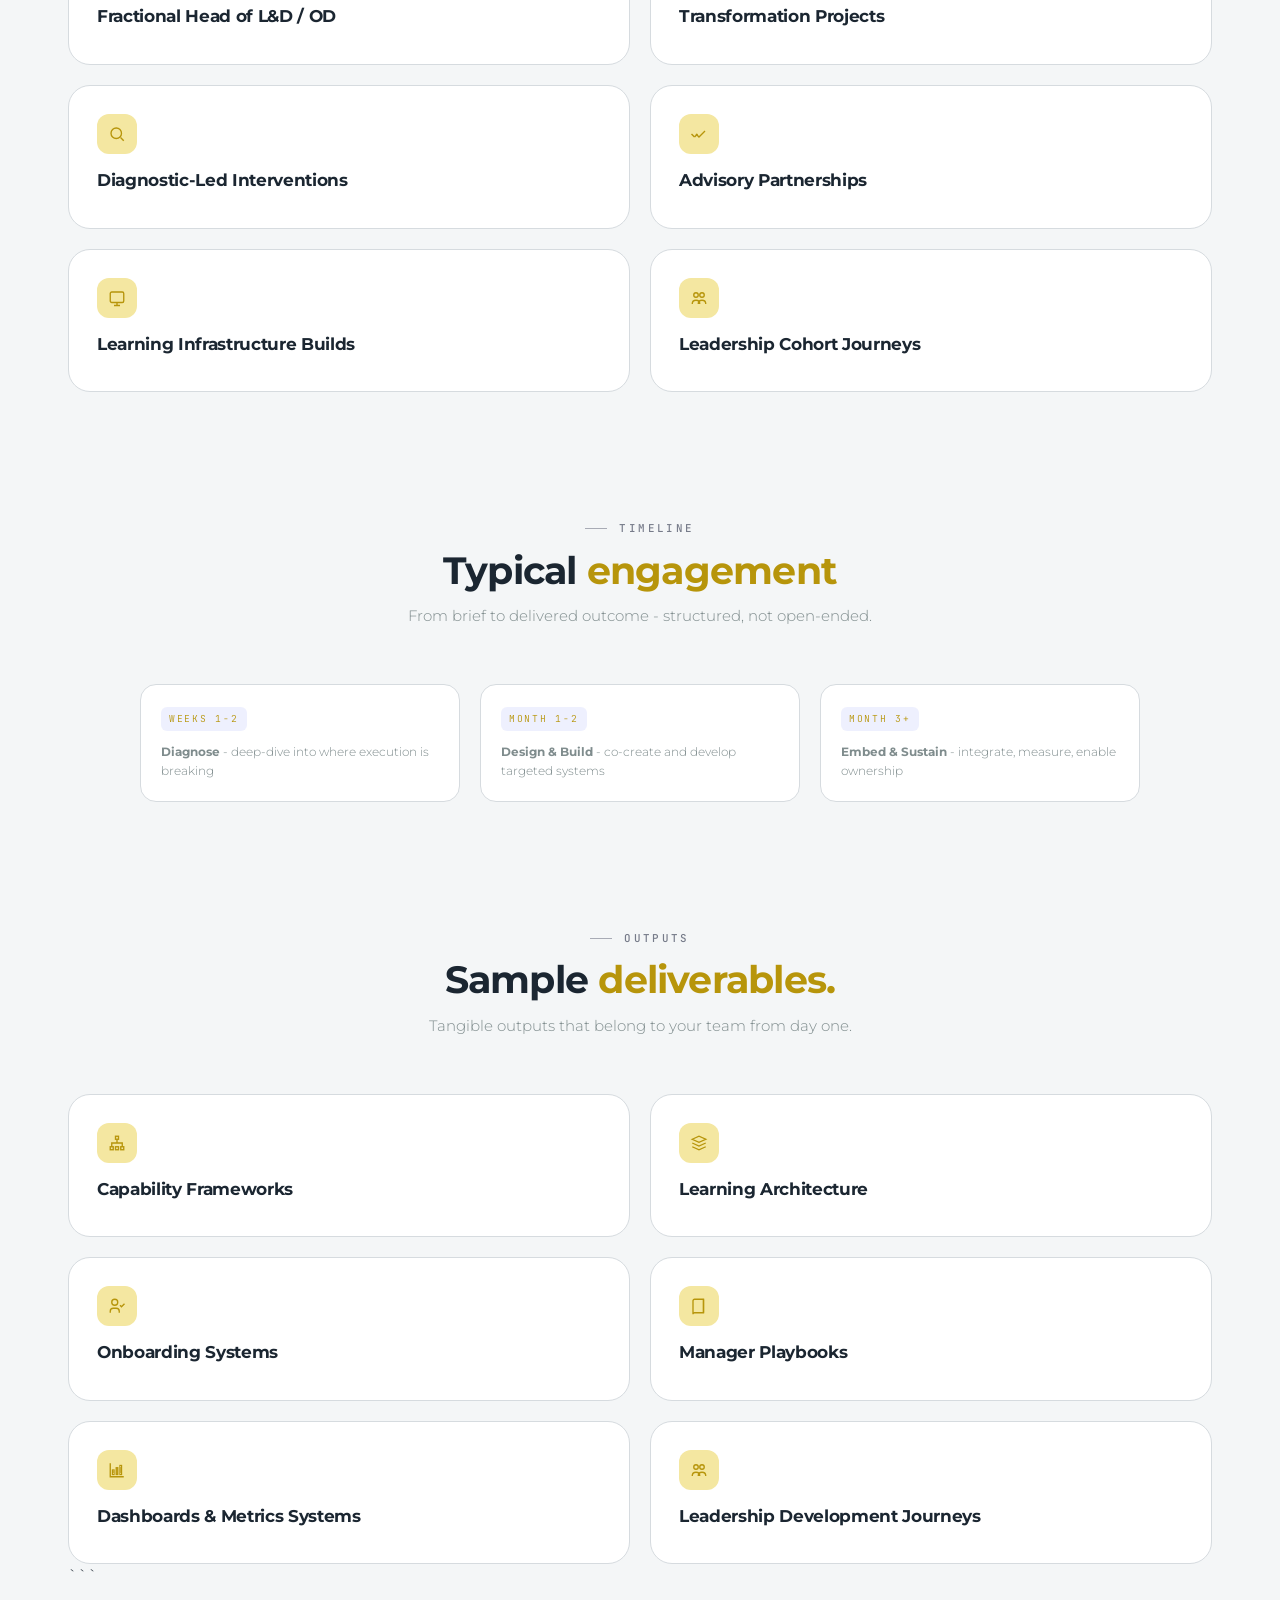
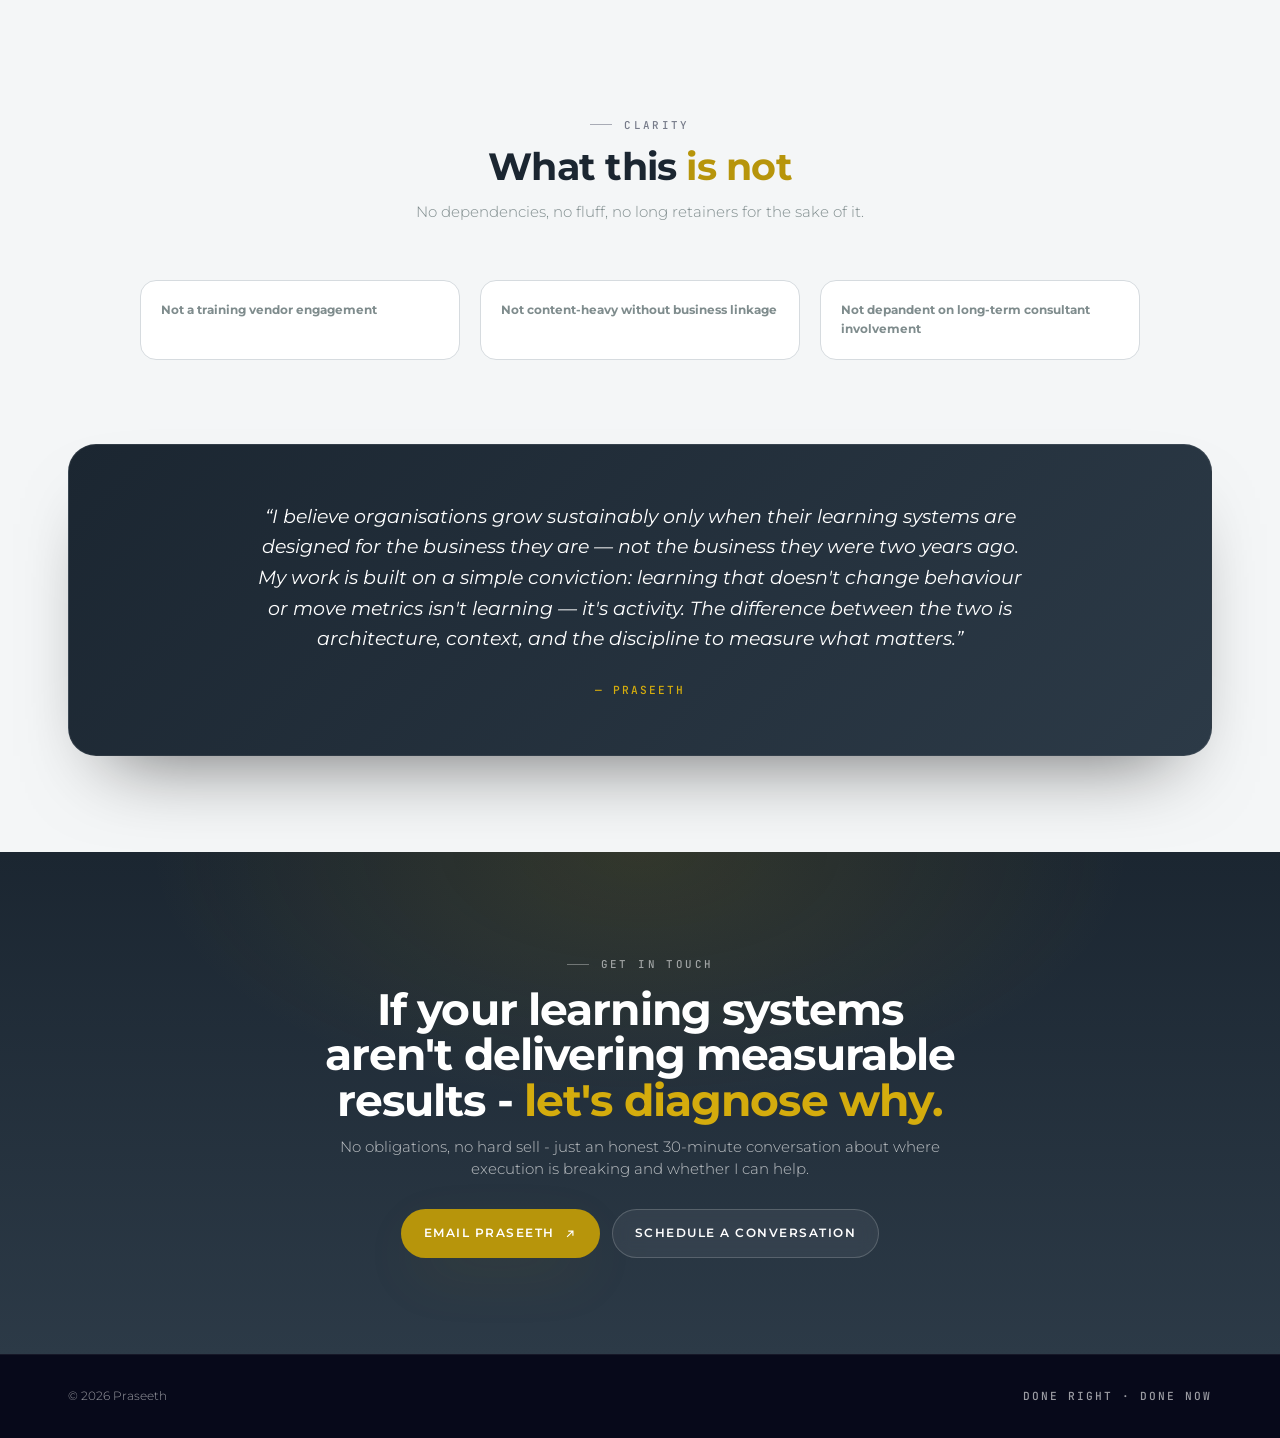
<file: praseeth/public/site/index.html>
<!doctype html>
<html lang="en">
<head>
  <meta charset="utf-8" />
  <meta name="viewport" content="width=device-width, initial-scale=1" />
  <title>Praseeth · Learning & Development Consultant</title>
  <meta name="description" content="Independent HR advisory for founders, CEOs and people leaders — from setting up the function to fixing what's broken and scaling what works." />
  <link rel="stylesheet" href="./styles.css" />
</head>
<body>

<!-- ===== NAV ===== -->
<header class="nav">
  <div class="nav-inner">
    <a href="#" class="brand">
      <span class="brand-dot"></span>
      <span>Praseeth · Learning & Development Consultant</span>
    </a>
    <nav class="nav-links">
      <a href="../../../index.html" class="nav-cta">Home</a>
    </nav>
  </div>
</header>

<!-- ===== HERO ===== -->
<section class="hero">
  <div class="wrap hero-inner">

    <div class="hero-layout">

      <div class="hero-content">

        <h1>
          Make learning actually move<br/>
          <em>business metrics.</em>
        </h1>

        <p class="hero-lede">
          I help high-growth technology led companies close the capability gaps stalling their execution. My focus isn't on vanity metrics like participation rates', but on learning systems that drive measurable performance.
        </p>

        <div class="hero-actions">
          <a class="btn btn-electric" href="../../../contact.html#cont">
            Schedule an exploratory conversation
            <svg class="arrow" viewBox="0 0 24 24" fill="none" stroke="currentColor" stroke-width="2">
              <path d="M7 17 17 7M9 7h8v8"/>
            </svg>
          </a>

          <a class="btn btn-ghost-light" href="#practice">
            View services
          </a>
        </div>

      </div>

      <div class="hero-image">
        <img src="./assets/images/Praseeth.png" alt="Rohini HR Advisory">
      </div>

    </div>

  </div>
</section>

<!------------------------------------------------------------------------------------------------------------------>
<section class="surface section-tight">
  <div class="wrap">
    <div class="heading-block" style="margin-bottom: 36px;">
      <div class="eyebrow">BY THE NUMBERS</div>
      <h2 style="margin-top:14px;">Two decades. <em>Real ground covered.</em></h2>
    </div>
    <div class="stats-strip">
      <div class="stat-tile"><div class="stat-num">15 Days</div><div class="stat-label">Onboarding reduced from 60+ days</div></div>
      <div class="stat-tile"><div class="stat-num">₹20 Cr+</div><div class="stat-label">Cost savings via capability Systems</div></div>
      <div class="stat-tile"><div class="stat-num">600+</div><div class="stat-label">Citles scaled across</div></div>
      <div class="stat-tile"><div class="stat-num">₹3 Cr+</div><div class="stat-label">Business uplift delivered</div></div>
    </div>
  </div>
</section>

<!------------------------------------------------------------------------------------------------------------------>
<section class="surface section-tight" id="fit">
  <div class="wrap two-col">
    <div class="col">
      <div class="eyebrow" style="margin-bottom:14px;">FIT · WHO</div>
      <h2>Who I work <em>best with</em></h2>
      <p>Technology-led organisations where capability gaps are limiting execution speed.</p>
      <ul class="list">
        <li><path d="M20 6 9 17l-5-5"/></svg> Technology-led organisations navigating scale, hypergrowth, or structural transition.</li>
        <li><path d="M20 6 9 17l-5-5"/></svg> Companies (150-5000+ employees) building product, engineering, and customer-facing capability.</li>
        <li><path d="M20 6 9 17l-5-5"/></svg> Leadership teams that want learning to impact business metrics - not just engagement.</li>
        <li><path d="M20 6 9 17l-5-5"/></svg> Firms expanding across geographies or building new business lines.</li>
        <li><path d="M20 6 9 17l-5-5"/></svg> Organisations moving from ad-hoc training to structured capability systems.</li>
      </ul>
    </div>

    <div class="col">
      <div class="eyebrow" style="margin-bottom:14px;">FIT · WHEN</div>
      <h2>Situations that <em>bring me in</em></h2>
      <p>The problems I'm most often called in to solve - directly and without fluff.</p>
      <ul class="list">
        <li><path d="M5 13l4 4L19 7"/></svg> Onboarding takes too long and still doesn't deliver readiness.</li>
        <li><path d="M5 13l4 4L19 7"/></svg> First-time managers are underprepared and impacting team performance.</li>
        <li><path d="M5 13l4 4L19 7"/></svg> Learning exists, but isn't tied to measurable business outcomes.</li>
        <li><path d="M5 13l4 4L19 7"/></svg> Product/platform complexity increasing without structured enablement.</li>
        <li><path d="M5 13l4 4L19 7"/></svg> Rapid growth is exposing capability gaps.</li>
      </ul>
    </div>
  </div>
</section>

<!------------------------------------------------------------------------------------------------------------------>
<section class="surface section" id="practice">
  <div class="wrap">
    <div class="heading-block">
      <div class="eyebrow">PHILOSOPHY</div>
      <h2 style="margin-top:14px;">Most learning systems fail because they optimise for <em>activity, not execution.</em></h2>
      <p>I start with where execution is breaking - not with content.</p>
    </div>

    <div class="cards-2">
      <article class="card">
        <div class="card-icon"><svg class="i" viewBox="0 0 24 24" fill="none" stroke="currentColor" stroke-width="2"><path d="M18 6L6 18"/><path d="M6 6L18 18"/></svg></div>
        <h3>COMMON FAILURES I SEE</h3>
        <p>- Content-heavy onboarding without role clarity.</p>
        <p>- LMS investments without behavioural change.</p>
        <p>- Manager programs disconnected from real work.</p>
      </article>

      <article class="card">
        <div class="card-icon"><svg class="i" viewBox="0 0 24 24" fill="none" stroke="currentColor" stroke-width="2"><path d="M20 6L9 17L4 12"/></svg></div>
        <h3>MY APPROACH</h3>
        <p>- Start with where execution is breaking.</p>
        <p>- Define measurable performance outcomes first.</p>
        <p>- Build systems that integrate into daily work.</p>
        <p>- Remove anything that doesn't move metrics.</p>
      </article>
    </div>
  </div>
</section>

<!------------------------------------------------------------------------------------------------------------------>
<section class="surface section" id="different">
  <div class="wrap">
    <div class="heading-block">
      <div class="eyebrow">CAPABILITIES</div>
      <h2 style="margin-top:14px;">What I help <em>organisations build</em></h2>
      <p>Structured, functional capability systems - not slide decks or one-off workshops.</p>
    </div>

    <div class="cards-3">
      <article class="card">
        <div class="card-icon">
          <svg class="i" viewBox="0 0 24 24" fill="none" stroke="currentColor">
            <circle cx="12" cy="12" r="8"/>
            <circle cx="12" cy="12" r="4"/>
            <circle cx="12" cy="12" r="1"/>
          </svg>
        </div>
        <p>Learning-as-Enablement strategy tied to business outcomes.</p>
      </article>
      <article class="card">
        <div class="card-icon">
          <svg class="i" viewBox="0 0 24 24" fill="none" stroke="currentColor">
            <circle cx="9" cy="8" r="3"/>
            <circle cx="17" cy="8" r="3"/>
            <path d="M4 20c0-3 2-5 5-5s5 2 5 5"/>
            <path d="M12 20c0-3 2-5 5-5s5 2 5 5"/>
          </svg>
        </div>
        <p>Technical and role-based onboarding systems.</p>
      </article>
      <article class="card">
        <div class="card-icon">
          <svg class="i" viewBox="0 0 24 24" fill="none" stroke="currentColor">
            <rect x="4" y="5" width="16" height="10" rx="2"/>
            <path d="M2 19h20"/>
          </svg>
        </div>
        <p>Product, platform, and API.</p>
      </article>
      <article class="card">
        <div class="card-icon">
          <svg class="i" viewBox="0 0 24 24" fill="none" stroke="currentColor">
            <path d="M4 5a2 2 0 0 1 2-2h12v18H6a2 2 0 0 0-2 2z"/>
            <path d="M18 3v18"/>
          </svg>
        </div>
        <p>Internal academies and structured learning paths.</p>
      </article>
      <article class="card">
        <div class="card-icon">
          <svg class="i" viewBox="0 0 24 24" fill="none" stroke="currentColor">
            <circle cx="12" cy="7" r="4"/>
            <path d="M5 21v-2a7 7 0 0 1 14 0v2"/>
            <path d="M12 11v4"/>
          </svg>
        </div>
        <p>Manager capability programs grounded in execution.</p>
      </article>
      <article class="card">
        <div class="card-icon">
          <svg class="i" viewBox="0 0 24 24" fill="none" stroke="currentColor">
            <path d="M3 3v18h18"/>
            <rect x="6" y="12" width="2" height="6"/>
            <rect x="11" y="9" width="2" height="9"/>
            <rect x="16" y="6" width="2" height="12"/>
          </svg>
        </div>
        <p>Learning metrics, dashboards, and readiness systems.</p>
      </article>
      <article class="card">
        <div class="card-icon">
          <svg class="i" viewBox="0 0 24 24" fill="none" stroke="currentColor">
            <rect x="10" y="3" width="4" height="4"/>
            <rect x="3" y="17" width="4" height="4"/>
            <rect x="10" y="17" width="4" height="4"/>
            <rect x="17" y="17" width="4" height="4"/>
            <path d="M12 7v5"/>
            <path d="M5 17v-5h14v5"/>
          </svg>
        </div>
        <p>Capability architecture and succession pipelines.</p>
      </article>
    </div>
  </div>
</section>

<!------------------------------------------------------------------------------------------------------------------>
<section class="surface section" id="formats">
  <div class="wrap">
    <div class="heading-block">
      <div class="eyebrow">RESULTS</div>
      <h2 style="margin-top:14px;">Engagement <em>Snapshots</em></h2>
      <p>Specific numbers. Real timelines. No fluff - just what was delivered.</p>
    </div>

    <div class="formats">
      <div class="format">
        <h4>Onboarding Transformation</h4>
        <span class="pill">GLOBAL SAAS COMPANY</span>
        <p><b>CHALLENGE</b> - Slow onboarding and unclear role readiness</p>
        <p><b>INTERVENTION</b> - Rebuilt onboarding into a milestone-driven system</p>
        <p><b>60+ days</b> - 15 days ramp-up</p>
      </div>
      <div class="format">
        <h4>Data-Led Learning Ecosystem</h4>
        <span class="pill">HOME INTERIOR COMPANY</span>
        <p><b>CHALLENGE</b> - Learning not linked to operational performance</p>
        <p><b>INTERVENTION</b> - Built data-driven learning system from scratch</p>
        <p><b>₹20 Cr + savings</b> - 35% less wastage</p>
      </div>
      <div class="format">
        <h4>Hypergrowth Enablement</h4>
        <span class="pill">ECOMMERCE COMPANY</span>
        <p><b>CHALLENGE</b> - Scaling capability across 600+ cities</p>
        <p><b>INTERVENTION</b> - Built scalable L&D and enablement systems</p>
        <p><b>₹3 Cr + business uplift</b></p>
      </div>
      <div class="format">
        <h4>Manager Capability Program</h4>
        <span class="pill">MULTI-SECTOR</span>
        <p><b>CHALLENGE</b> - Rapid promotion of unprepared managers</p>
        <p><b>INTERVENTION</b> - Multi-batch leadership journey</p>
        <p><b>Improved NPS</b> + performance alignment</p>
      </div>
    </div>
  </div>
</section>

<!------------------------------------------------------------------------------------------------------------------>
<section class="surface section">
  <div class="wrap">
    <div class="heading-block">
      <div class="eyebrow">METHODOLOGY</div>
      <h2 style="margin-top:14px;">I don't start with content. I start with where <em>execution is breaking.</em></h2>
      <p>Every engagement follows the same five-stage structure. No surprises, no scope creep</p>
    </div>

    <div class="cards-2">
      <article class="card">
        <div class="card-icon">
          <svg class="i" viewBox="0 0 24 24" fill="none" stroke="currentColor">
            <circle cx="11" cy="11" r="7"/>
            <path d="M21 21l-4.3-4.3"/>
          </svg>
        </div>
        <h3>01 - Diagnose</h3>
        <p>Identify capability gaps linked to business metrics.</p>
      </article>
      <article class="card">
        <div class="card-icon">
          <svg class="i" viewBox="0 0 24 24" fill="none" stroke="currentColor">
            <circle cx="12" cy="12" r="8"/>
            <circle cx="12" cy="12" r="4"/>
            <circle cx="12" cy="12" r="1"/>
          </svg>
        </div>
        <h3>02 - Design</h3>
        <p>Co-create targeted solutions.</p>
      </article>
      <article class="card">
        <div class="card-icon">
          <svg class="i" viewBox="0 0 24 24" fill="none" stroke="currentColor">
            <path d="M14.7 6.3a4 4 0 0 0-5.4 5.4L3 18v3h3l6.3-6.3a4 4 0 0 0 5.4-5.4l-3 3-3-3 3-3z"/>
          </svg>
        </div>
        <h3>03 - Build</h3>
        <p>Develop systems, not programs.</p>
      </article>
      <article class="card">
        <div class="card-icon">
          <svg class="i" viewBox="0 0 24 24" fill="none" stroke="currentColor">
            <path d="M7 7h10v4"/>
            <path d="M17 17H7v-4"/>
            <path d="M17 7l3 3-3 3"/>
            <path d="M7 17l-3-3 3-3"/>
          </svg>
        </div>
        <h3>04 - Embed</h3>
        <p>Integrate into work rhythms.</p>
      </article>
      <article class="card">
        <div class="card-icon">
          <svg class="i" viewBox="0 0 24 24" fill="none" stroke="currentColor">
            <path d="M12 21V10"/>
            <path d="M7 14c0-4 2-7 5-9 3 2 5 5 5 9"/>
            <path d="M7 18c2-2 4-3 5-3s3 1 5 3"/>
          </svg>
        </div>
        <h3>05 - Sustain</h3>
        <p>Enable internal ownership.</p>
      </article>
    </div>
  </div>
</section>
<!------------------------------------------------------------------------------------------------------------------>
<section class="surface section">
  <div class="wrap">
    <div class="heading-block">
      <div class="eyebrow">FORMATS</div>
      <h2 style="margin-top:14px;">Engagement <em>formats.</em></h2>
      <p>Flexible structures to match the scope and stage of your organisation.</p>
    </div>

    <div class="cards-2">
      <article class="card">
        <div class="card-icon">
          <svg class="i" viewBox="0 0 24 24" fill="none" stroke="currentColor">
            <circle cx="12" cy="7" r="4"/>
            <path d="M5 21v-2a7 7 0 0 1 14 0v2"/>
          </svg>
        </div>
        <h3>Fractional Head of L&D / OD</h3>
      </article>
      <article class="card">
      <div class="card-icon">
          <svg class="i" viewBox="0 0 24 24" fill="none" stroke="currentColor">
            <path d="M21 12a9 9 0 0 0-15-6"/>
            <path d="M3 12a9 9 0 0 0 15 6"/>
            <path d="M6 3v5h5"/>
            <path d="M18 21v-5h-5"/>
          </svg>
        </div>
        <h3>Transformation Projects</h3>
      </article>
      <article class="card">
      <div class="card-icon">
          <svg class="i" viewBox="0 0 24 24" fill="none" stroke="currentColor">
            <circle cx="11" cy="11" r="7"/>
            <path d="M21 21l-4.3-4.3"/>
          </svg>
        </div>
        <h3>Diagnostic-Led Interventions</h3>
      </article>
      <article class="card">
      <div class="card-icon">
          <svg class="i" viewBox="0 0 24 24" fill="none" stroke="currentColor">
            <path d="M8 12l4 4 8-8"/>
            <path d="M2 12l4 4"/>
            <path d="M6 16l4-4"/>
          </svg>
        </div>
        <h3>Advisory Partnerships</h3>
      </article>
      <article class="card">
      <div class="card-icon">
          <svg class="i" viewBox="0 0 24 24" fill="none" stroke="currentColor">
            <rect x="3" y="4" width="18" height="14" rx="2"/>
            <path d="M8 22h8"/>
            <path d="M12 18v4"/>
          </svg>
        </div>
        <h3>Learning Infrastructure Builds</h3>
      </article>
      <article class="card">
      <div class="card-icon">
          <svg class="i" viewBox="0 0 24 24" fill="none" stroke="currentColor">
            <circle cx="8" cy="8" r="3"/>
            <circle cx="16" cy="8" r="3"/>
            <path d="M3 20c0-3 2-5 5-5s5 2 5 5"/>
            <path d="M11 20c0-3 2-5 5-5s5 2 5 5"/>
          </svg>
        </div>
        <h3>Leadership Cohort Journeys</h3>
      </article>
    </div>
  </div>
</section>
<!------------------------------------------------------------------------------------------------------------------>
<section class="surface section" id="formats">
  <div class="wrap">
    <div class="heading-block">
      <div class="eyebrow">TIMELINE</div>
      <h2 style="margin-top:14px;">Typical <em>engagement</em></h2>
      <p>From brief to delivered outcome - structured, not open-ended.</p>
    </div>

    <div class="formats">
      <div class="format">
        <span class="pill">WEEKS 1-2</span>
        <p><b>Diagnose </b> - deep-dive into where execution is breaking</p>
      </div>
      <div class="format">
        <span class="pill">MONTH 1-2</span>
        <p><b>Design & Build</b> - co-create and develop targeted systems</p>
      </div>
      <div class="format">
        <span class="pill">MONTH 3+</span>
        <p><b>Embed & Sustain</b> - integrate, measure, enable ownership</p>
      </div>
    </div>
  </div>
</section>

<!------------------------------------------------------------------------------------------------------------------>
<section class="surface section">
  <div class="wrap">
    <div class="heading-block">
      <div class="eyebrow">OUTPUTS</div>
      <h2 style="margin-top:14px;">Sample <em>deliverables.</em></h2>
      <p>Tangible outputs that belong to your team from day one.</p>
    </div>
<div class="cards-2">

  <!-- Capability Frameworks -->
  <article class="card">
    <div class="card-icon">
      <svg class="i" viewBox="0 0 24 24" fill="none" stroke="currentColor">
        <rect x="10" y="3" width="4" height="4"/>
        <rect x="3" y="17" width="4" height="4"/>
        <rect x="10" y="17" width="4" height="4"/>
        <rect x="17" y="17" width="4" height="4"/>
        <path d="M12 7v5"/>
        <path d="M5 17v-5h14v5"/>
      </svg>
    </div>
    <h3>Capability Frameworks</h3>
  </article>

  <!-- Learning Architecture -->
  <article class="card">
    <div class="card-icon">
      <svg class="i" viewBox="0 0 24 24" fill="none" stroke="currentColor">
        <path d="M3 7l9-4 9 4-9 4-9-4z"/>
        <path d="M3 12l9 4 9-4"/>
        <path d="M3 17l9 4 9-4"/>
      </svg>
    </div>
    <h3>Learning Architecture</h3>
  </article>

  <!-- Onboarding Systems -->
  <article class="card">
    <div class="card-icon">
      <svg class="i" viewBox="0 0 24 24" fill="none" stroke="currentColor">
        <circle cx="9" cy="7" r="4"/>
        <path d="M3 21v-2a4 4 0 0 1 4-4h4a4 4 0 0 1 4 4v2"/>
        <path d="M16 11l2 2 4-4"/>
      </svg>
    </div>
    <h3>Onboarding Systems</h3>
  </article>

  <!-- Manager Playbooks -->
  <article class="card">
    <div class="card-icon">
      <svg class="i" viewBox="0 0 24 24" fill="none" stroke="currentColor">
        <path d="M4 5a2 2 0 0 1 2-2h12v18H6a2 2 0 0 0-2 2z"/>
        <path d="M18 3v18"/>
      </svg>
    </div>
    <h3>Manager Playbooks</h3>
  </article>

  <!-- Dashboards & Metrics Systems -->
  <article class="card">
    <div class="card-icon">
      <svg class="i" viewBox="0 0 24 24" fill="none" stroke="currentColor">
        <path d="M3 3v18h18"/>
        <rect x="6" y="12" width="2" height="6"/>
        <rect x="11" y="9" width="2" height="9"/>
        <rect x="16" y="6" width="2" height="12"/>
      </svg>
    </div>
    <h3>Dashboards & Metrics Systems</h3>
  </article>

  <!-- Leadership Development Journeys -->
  <article class="card">
    <div class="card-icon">
      <svg class="i" viewBox="0 0 24 24" fill="none" stroke="currentColor">
        <circle cx="8" cy="8" r="3"/>
        <circle cx="16" cy="8" r="3"/>
        <path d="M3 20c0-3 2-5 5-5s5 2 5 5"/>
        <path d="M11 20c0-3 2-5 5-5s5 2 5 5"/>
      </svg>
    </div>
    <h3>Leadership Development Journeys</h3>
  </article>

</div>
```

  </div>
</section>
<!------------------------------------------------------------------------------------------------------------------>
<section class="surface section" id="formats">
  <div class="wrap">
    <div class="heading-block">
      <div class="eyebrow">CLARITY</div>
      <h2 style="margin-top:14px;">What this <em>is not</em></h2>
      <p>No dependencies, no fluff, no long retainers for the sake of it.</p>
    </div>

    <div class="formats">
      <div class="format">
        <p><b>Not a training vendor engagement</b></p>
      </div>
      <div class="format">
        <p><b>Not content-heavy without business linkage</b></p>
      </div>
      <div class="format">
        <p><b>Not depandent on long-term consultant involvement</b></p>
      </div>
    </div>
  </div>
</section>

<!------------------------------------------------------------------------------------------------------------------>
<!-- ===== QUOTE BAND ===== -->
<section class="surface" style="padding: 24px 0 96px;">
  <div class="wrap">
    <div class="quote-card" style="margin-top: 0;">
      <p>
        “I believe organisations grow sustainably only when their learning systems are designed for the business they are — not the business they were two years ago. 
        My work is built on a simple conviction: learning that doesn't change behaviour or move metrics isn't learning — it's activity. The difference between the two is architecture, context, and the discipline to measure what matters.”
      </p>
      <span class="mono">— PRASEETH</span>
    </div>
  </div>
</section>
<!-- ===== FINAL CTA ===== -->
<section class="cta-band" id="contact">
  <div class="wrap">
    <div class="eyebrow eyebrow-light" style="justify-content:center; display:inline-flex;">GET IN TOUCH</div>
    <h2>If your learning systems aren't delivering measurable results - <em>let's diagnose why.</em></h2>
    <p>No obligations, no hard sell - just an honest 30-minute conversation about where execution is breaking and whether I can help.</p>
    <div class="cta-actions">
      <a class="btn btn-electric" href="mailto:Praseeth.kr@gmail.com">
        Email Praseeth
        <svg class="arrow" viewBox="0 0 24 24" fill="none" stroke="currentColor" stroke-width="2"><path d="M7 17 17 7M9 7h8v8"/></svg>
      </a>
      <a class="btn btn-ghost-light" href="../../../contact.html#cont">Schedule a conversation</a>
    </div>
  </div>
</section>



<!-- ===== FOOTER ===== -->
<footer class="footer">
  <div class="wrap footer-inner">
    <span>© 2026 Praseeth</span>
    <span class="mono">DONE RIGHT · DONE NOW</span>
  </div>
</footer>

</body>
</html>
</file>
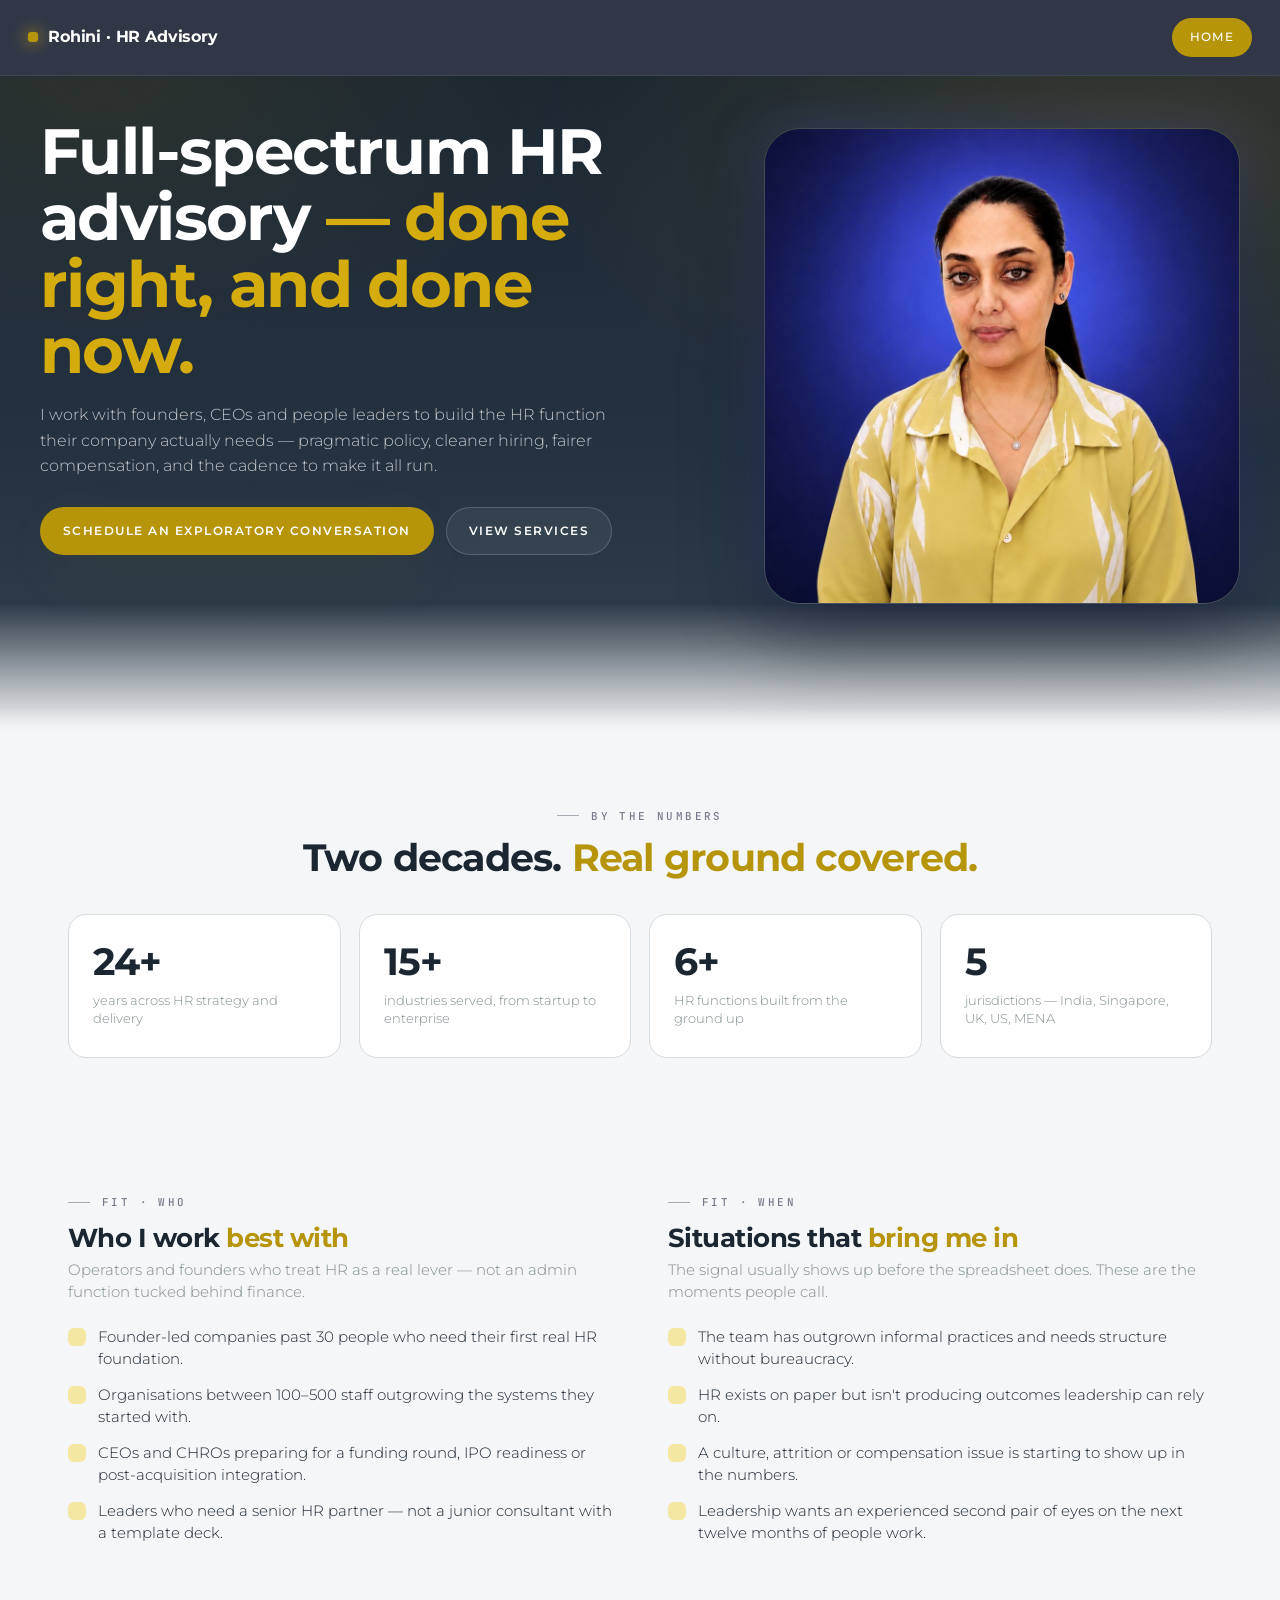
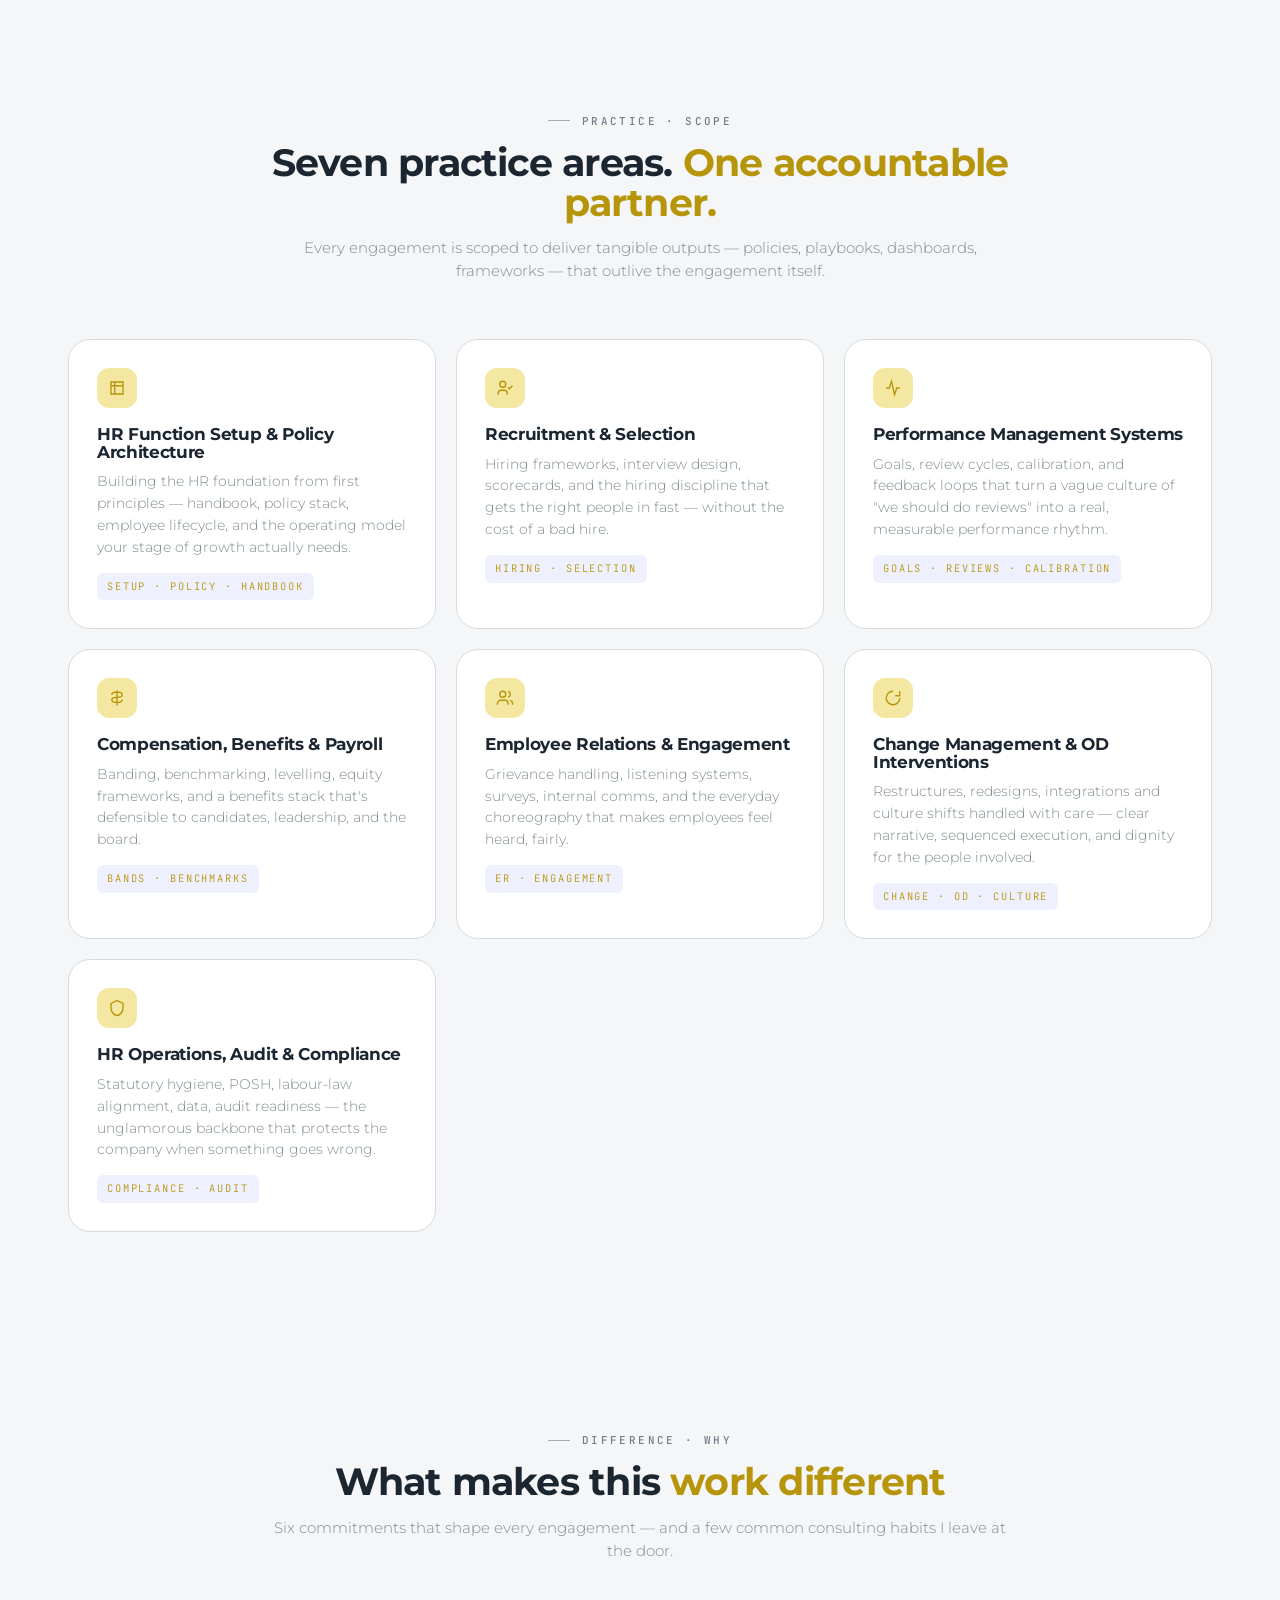
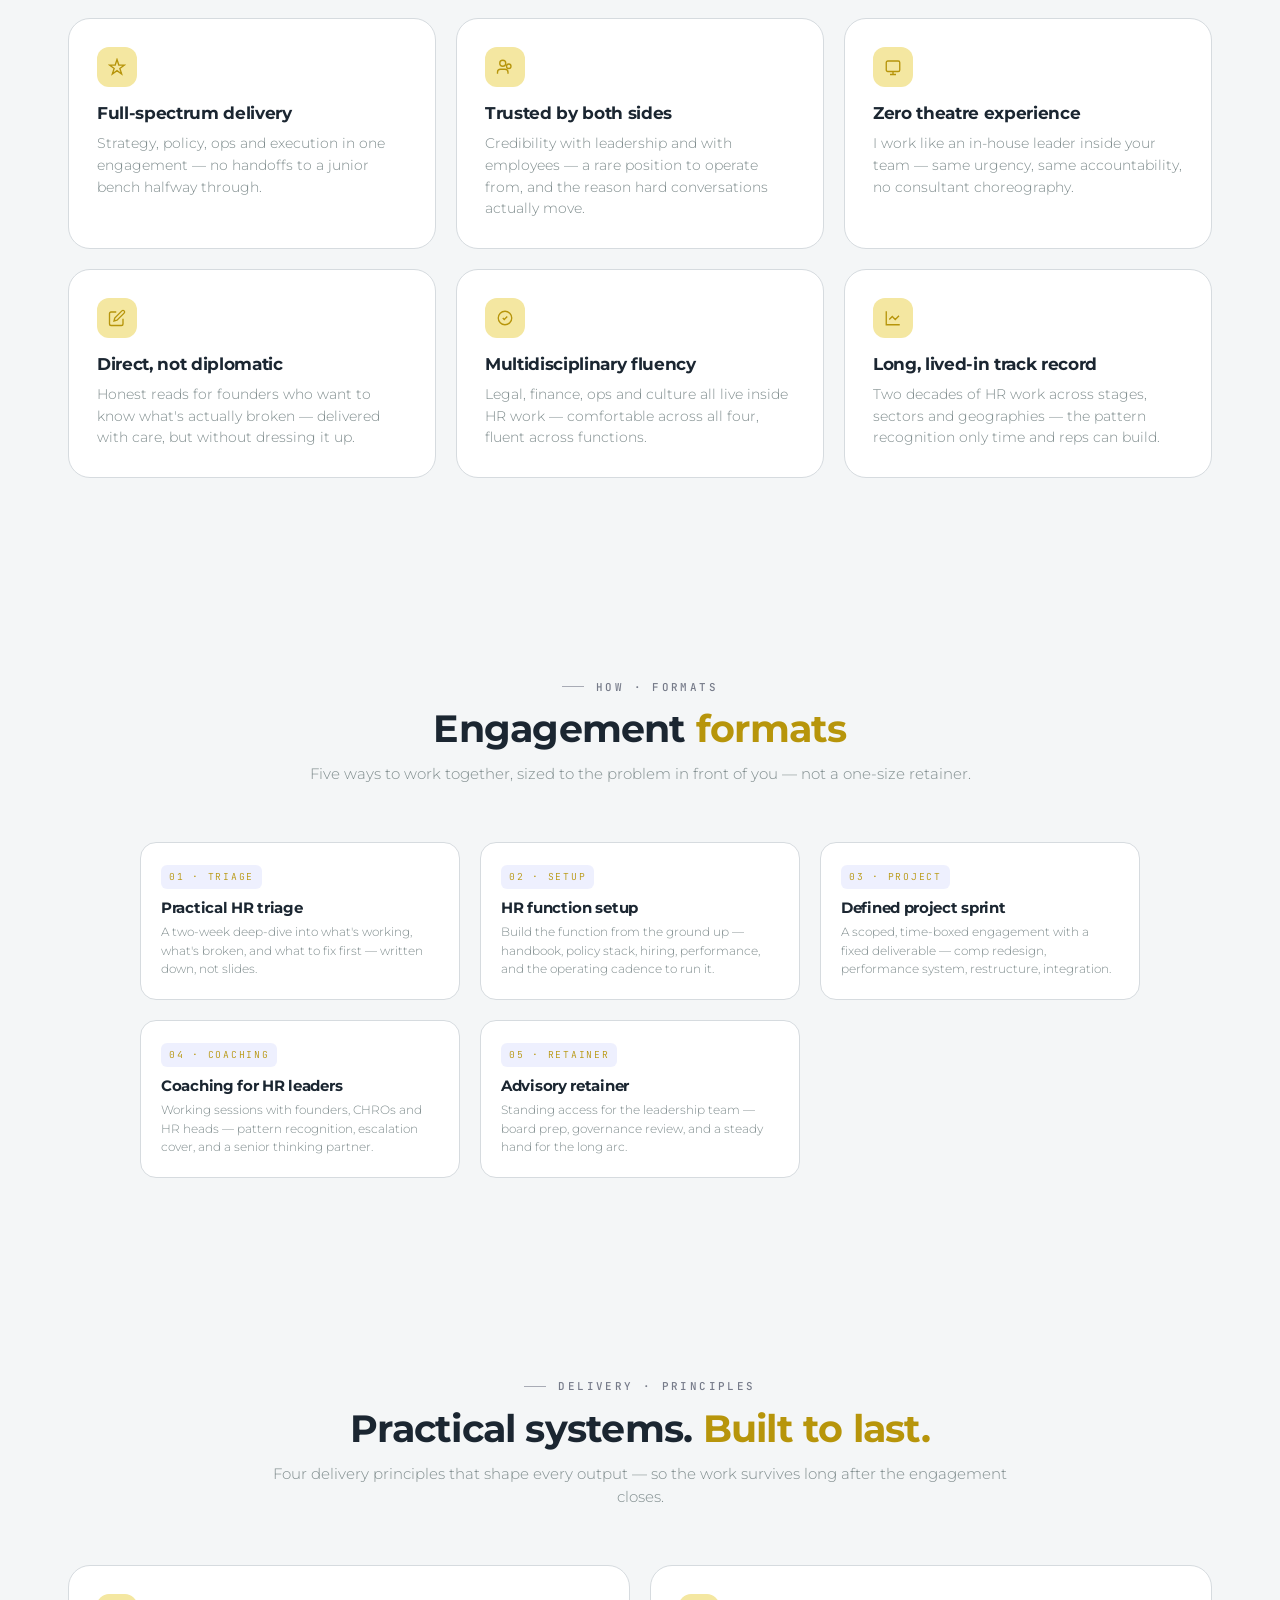
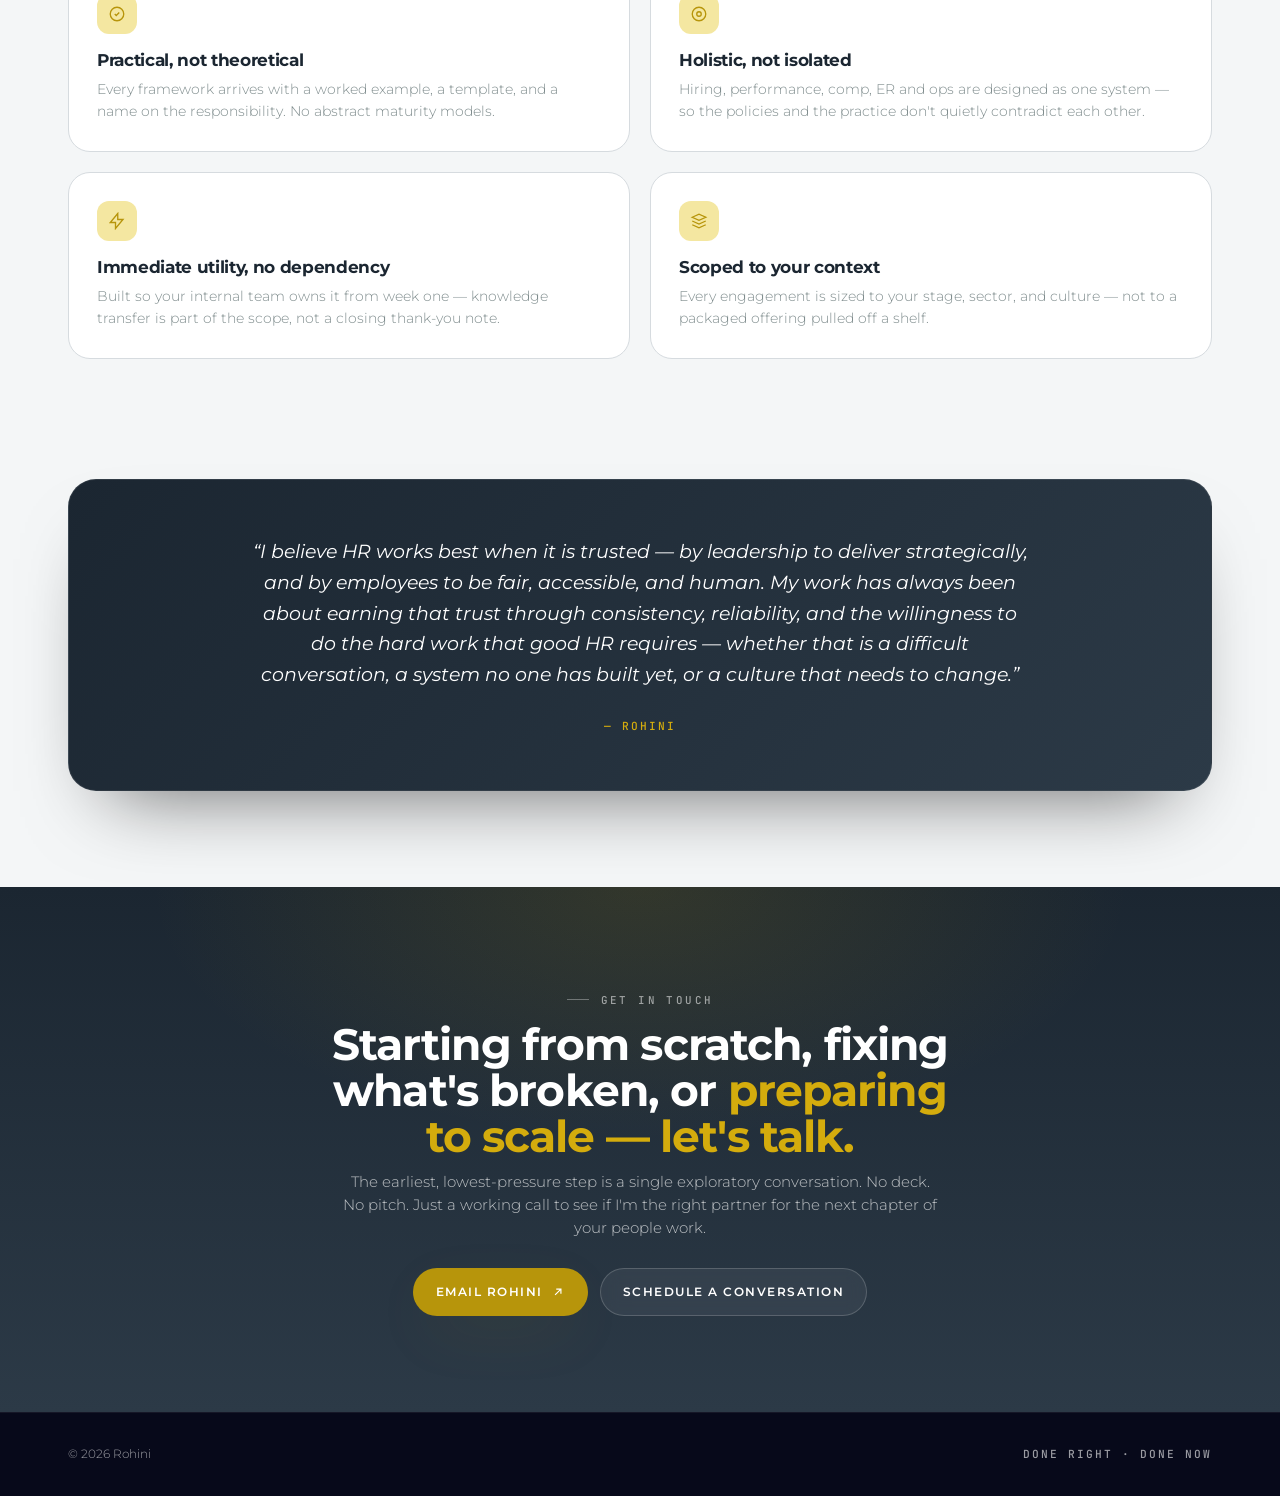
<file: rohini/public/site/index.html>
<!doctype html>
<html lang="en">
<head>
  <meta charset="utf-8" />
  <meta name="viewport" content="width=device-width, initial-scale=1" />
  <title>Rohini · HR Advisory — Done Right, Done Now</title>
  <meta name="description" content="Independent HR advisory for founders, CEOs and people leaders — from setting up the function to fixing what's broken and scaling what works." />
  <link rel="stylesheet" href="./styles.css" />
</head>
<body>

<!-- ===== NAV ===== -->
<header class="nav">
  <div class="nav-inner">
    <a href="#" class="brand">
      <span class="brand-dot"></span>
      <span>Rohini · HR Advisory</span>
    </a>
    <nav class="nav-links">
      <a href="../../../index.html" class="nav-cta">Home</a>
    </nav>
  </div>
</header>

<!-- ===== HERO ===== -->
<section class="hero">
  <div class="hero-grid"></div>
  <div class="wrap hero-inner">
    <div class="hero-layout">

  <div class="hero-content">

    <h1>
      Full-spectrum HR advisory
      <em>— done right, and done now.</em>
    </h1>

    <p class="hero-lede">
      I work with founders, CEOs and people leaders to build the HR
      function their company actually needs — pragmatic policy,
      cleaner hiring, fairer compensation, and the cadence to make
      it all run.
    </p>

    <div class="hero-actions">
      <a href="../../../contact.html#cont" class="btn btn-electric">
        Schedule an exploratory conversation
      </a>

      <a href="#practice" class="btn btn-ghost-light">
        View Services
      </a>
    </div>

  </div>

  <div class="hero-image">
    <img src="assets/images/Rohini.png" alt="Rohini">
  </div>

</div>
  </div>
</section>

<!-- ===== STATS STRIP ===== -->
<section class="surface section-tight">
  <div class="wrap">
    <div class="heading-block" style="margin-bottom: 36px;">
      <div class="eyebrow">BY THE NUMBERS</div>
      <h2 style="margin-top:14px;">Two decades. <em>Real ground covered.</em></h2>
    </div>
    <div class="stats-strip">
      <div class="stat-tile"><div class="stat-num">24+</div><div class="stat-label">years across HR strategy and delivery</div></div>
      <div class="stat-tile"><div class="stat-num">15+</div><div class="stat-label">industries served, from startup to enterprise</div></div>
      <div class="stat-tile"><div class="stat-num">6+</div><div class="stat-label">HR functions built from the ground up</div></div>
      <div class="stat-tile"><div class="stat-num">5</div><div class="stat-label">jurisdictions — India, Singapore, UK, US, MENA</div></div>
    </div>
  </div>
</section>

<!-- ===== TWO COLUMN — Who / Situations ===== -->
<section class="surface section-tight" id="fit">
  <div class="wrap two-col">
    <div class="col">
      <div class="eyebrow" style="margin-bottom:14px;">FIT · WHO</div>
      <h2>Who I work <em>best with</em></h2>
      <p>Operators and founders who treat HR as a real lever — not an admin function tucked behind finance.</p>
      <ul class="list">
        <li><path d="M20 6 9 17l-5-5"/> Founder-led companies past 30 people who need their first real HR foundation.</li>
        <li><path d="M20 6 9 17l-5-5"/> Organisations between 100–500 staff outgrowing the systems they started with.</li>
        <li><path d="M20 6 9 17l-5-5"/> CEOs and CHROs preparing for a funding round, IPO readiness or post-acquisition integration.</li>
        <li><path d="M20 6 9 17l-5-5"/> Leaders who need a senior HR partner — not a junior consultant with a template deck.</li>
      </ul>
    </div>

    <div class="col">
      <div class="eyebrow" style="margin-bottom:14px;">FIT · WHEN</div>
      <h2>Situations that <em>bring me in</em></h2>
      <p>The signal usually shows up before the spreadsheet does. These are the moments people call.</p>
      <ul class="list">
        <li><path d="M5 13l4 4L19 7"/> The team has outgrown informal practices and needs structure without bureaucracy.</li>
        <li><path d="M5 13l4 4L19 7"/> HR exists on paper but isn't producing outcomes leadership can rely on.</li>
        <li><path d="M5 13l4 4L19 7"/> A culture, attrition or compensation issue is starting to show up in the numbers.</li>
        <li><path d="M5 13l4 4L19 7"/> Leadership wants an experienced second pair of eyes on the next twelve months of people work.</li>
      </ul>
    </div>
  </div>
</section>

<!-- ===== PRACTICE AREAS ===== -->
<section class="surface section" id="practice">
  <div class="wrap">
    <div class="heading-block">
      <div class="eyebrow">PRACTICE · SCOPE</div>
      <h2 style="margin-top:14px;">Seven practice areas. <em>One accountable partner.</em></h2>
      <p>Every engagement is scoped to deliver tangible outputs — policies, playbooks, dashboards, frameworks — that outlive the engagement itself.</p>
    </div>

    <div class="cards-3">
      <article class="card">
        <div class="card-icon"><svg class="i" viewBox="0 0 24 24" fill="none" stroke="currentColor"><path d="M4 4h16v16H4z"/><path d="M4 9h16M9 4v16"/></svg></div>
        <h3>HR Function Setup &amp; Policy Architecture</h3>
        <p>Building the HR foundation from first principles — handbook, policy stack, employee lifecycle, and the operating model your stage of growth actually needs.</p>
        <span class="pill">Setup · Policy · Handbook</span>
      </article>

      <article class="card">
        <div class="card-icon"><svg class="i" viewBox="0 0 24 24" fill="none" stroke="currentColor"><circle cx="9" cy="7" r="4"/><path d="M3 21v-2a4 4 0 0 1 4-4h4a4 4 0 0 1 4 4v2"/><path d="M16 11l2 2 4-4"/></svg></div>
        <h3>Recruitment &amp; Selection</h3>
        <p>Hiring frameworks, interview design, scorecards, and the hiring discipline that gets the right people in fast — without the cost of a bad hire.</p>
        <span class="pill">Hiring · Selection</span>
      </article>

      <article class="card">
        <div class="card-icon"><svg class="i" viewBox="0 0 24 24" fill="none" stroke="currentColor"><path d="M3 12h4l3-9 4 18 3-9h4"/></svg></div>
        <h3>Performance Management Systems</h3>
        <p>Goals, review cycles, calibration, and feedback loops that turn a vague culture of "we should do reviews" into a real, measurable performance rhythm.</p>
        <span class="pill">Goals · Reviews · Calibration</span>
      </article>

      <article class="card">
        <div class="card-icon"><svg class="i" viewBox="0 0 24 24" fill="none" stroke="currentColor"><path d="M12 2v20M5 8c0-2 2-4 7-4s7 2 7 4-2 3-7 3-7 1-7 3 2 4 7 4 7-2 7-4"/></svg></div>
        <h3>Compensation, Benefits &amp; Payroll</h3>
        <p>Banding, benchmarking, levelling, equity frameworks, and a benefits stack that's defensible to candidates, leadership, and the board.</p>
        <span class="pill">Bands · Benchmarks</span>
      </article>

      <article class="card">
        <div class="card-icon"><svg class="i" viewBox="0 0 24 24" fill="none" stroke="currentColor"><path d="M16 21v-2a4 4 0 0 0-4-4H6a4 4 0 0 0-4 4v2"/><circle cx="9" cy="7" r="4"/><path d="M22 21v-2a4 4 0 0 0-3-3.87M16 3.13a4 4 0 0 1 0 7.75"/></svg></div>
        <h3>Employee Relations &amp; Engagement</h3>
        <p>Grievance handling, listening systems, surveys, internal comms, and the everyday choreography that makes employees feel heard, fairly.</p>
        <span class="pill">ER · Engagement</span>
      </article>

      <article class="card">
        <div class="card-icon"><svg class="i" viewBox="0 0 24 24" fill="none" stroke="currentColor"><path d="M21 12a9 9 0 1 1-9-9"/><path d="M21 3v6h-6"/></svg></div>
        <h3>Change Management &amp; OD Interventions</h3>
        <p>Restructures, redesigns, integrations and culture shifts handled with care — clear narrative, sequenced execution, and dignity for the people involved.</p>
        <span class="pill">Change · OD · Culture</span>
      </article>

      <article class="card">
        <div class="card-icon"><svg class="i" viewBox="0 0 24 24" fill="none" stroke="currentColor"><path d="M12 2 4 6v6c0 5 3.5 9.5 8 10 4.5-.5 8-5 8-10V6l-8-4z"/></svg></div>
        <h3>HR Operations, Audit &amp; Compliance</h3>
        <p>Statutory hygiene, POSH, labour-law alignment, data, audit readiness — the unglamorous backbone that protects the company when something goes wrong.</p>
        <span class="pill">Compliance · Audit</span>
      </article>
    </div>
  </div>
</section>

<!-- ===== WHAT MAKES THIS DIFFERENT ===== -->
<section class="surface section" id="different">
  <div class="wrap">
    <div class="heading-block">
      <div class="eyebrow">DIFFERENCE · WHY</div>
      <h2 style="margin-top:14px;">What makes this <em>work different</em></h2>
      <p>Six commitments that shape every engagement — and a few common consulting habits I leave at the door.</p>
    </div>

    <div class="cards-3">
      <article class="card">
        <div class="card-icon"><svg class="i" viewBox="0 0 24 24" fill="none" stroke="currentColor"><path d="M12 2l2.4 7.4H22l-6.2 4.5 2.4 7.4L12 16.8 5.8 21.3l2.4-7.4L2 9.4h7.6L12 2z"/></svg></div>
        <h3>Full-spectrum delivery</h3>
        <p>Strategy, policy, ops and execution in one engagement — no handoffs to a junior bench halfway through.</p>
      </article>
      <article class="card">
        <div class="card-icon"><svg class="i" viewBox="0 0 24 24" fill="none" stroke="currentColor"><circle cx="9" cy="7" r="4"/><circle cx="17" cy="11" r="3"/><path d="M2 21v-2a4 4 0 0 1 4-4h6a4 4 0 0 1 4 4v2"/></svg></div>
        <h3>Trusted by both sides</h3>
        <p>Credibility with leadership and with employees — a rare position to operate from, and the reason hard conversations actually move.</p>
      </article>
      <article class="card">
        <div class="card-icon"><svg class="i" viewBox="0 0 24 24" fill="none" stroke="currentColor"><rect x="3" y="4" width="18" height="14" rx="2"/><path d="M8 22h8M12 18v4"/></svg></div>
        <h3>Zero theatre experience</h3>
        <p>I work like an in-house leader inside your team — same urgency, same accountability, no consultant choreography.</p>
      </article>
      <article class="card">
        <div class="card-icon"><svg class="i" viewBox="0 0 24 24" fill="none" stroke="currentColor"><path d="M11 4H4a2 2 0 0 0-2 2v14a2 2 0 0 0 2 2h14a2 2 0 0 0 2-2v-7"/><path d="M18.5 2.5a2.121 2.121 0 1 1 3 3L12 15l-4 1 1-4 9.5-9.5z"/></svg></div>
        <h3>Direct, not diplomatic</h3>
        <p>Honest reads for founders who want to know what's actually broken — delivered with care, but without dressing it up.</p>
      </article>
      <article class="card">
        <div class="card-icon"><svg class="i" viewBox="0 0 24 24" fill="none" stroke="currentColor"><circle cx="12" cy="12" r="9"/><path d="M9 12l2 2 4-4"/></svg></div>
        <h3>Multidisciplinary fluency</h3>
        <p>Legal, finance, ops and culture all live inside HR work — comfortable across all four, fluent across functions.</p>
      </article>
      <article class="card">
        <div class="card-icon"><svg class="i" viewBox="0 0 24 24" fill="none" stroke="currentColor"><path d="M3 3v18h18"/><path d="M7 14l4-4 4 4 5-5"/></svg></div>
        <h3>Long, lived-in track record</h3>
        <p>Two decades of HR work across stages, sectors and geographies — the pattern recognition only time and reps can build.</p>
      </article>
    </div>
  </div>
</section>

<!-- ===== ENGAGEMENT FORMATS ===== -->
<section class="surface section" id="formats">
  <div class="wrap">
    <div class="heading-block">
      <div class="eyebrow">HOW · FORMATS</div>
      <h2 style="margin-top:14px;">Engagement <em>formats</em></h2>
      <p>Five ways to work together, sized to the problem in front of you — not a one-size retainer.</p>
    </div>

    <div class="formats">
      <div class="format">
        <span class="pill">01 · Triage</span>
        <h4>Practical HR triage</h4>
        <p>A two-week deep-dive into what's working, what's broken, and what to fix first — written down, not slides.</p>
      </div>
      <div class="format">
        <span class="pill">02 · Setup</span>
        <h4>HR function setup</h4>
        <p>Build the function from the ground up — handbook, policy stack, hiring, performance, and the operating cadence to run it.</p>
      </div>
      <div class="format">
        <span class="pill">03 · Project</span>
        <h4>Defined project sprint</h4>
        <p>A scoped, time-boxed engagement with a fixed deliverable — comp redesign, performance system, restructure, integration.</p>
      </div>
      <div class="format">
        <span class="pill">04 · Coaching</span>
        <h4>Coaching for HR leaders</h4>
        <p>Working sessions with founders, CHROs and HR heads — pattern recognition, escalation cover, and a senior thinking partner.</p>
      </div>
      <div class="format">
        <span class="pill">05 · Retainer</span>
        <h4>Advisory retainer</h4>
        <p>Standing access for the leadership team — board prep, governance review, and a steady hand for the long arc.</p>
      </div>
    </div>
  </div>
</section>

<!-- ===== PRACTICAL SYSTEMS BUILT TO LAST ===== -->
<section class="surface section">
  <div class="wrap">
    <div class="heading-block">
      <div class="eyebrow">DELIVERY · PRINCIPLES</div>
      <h2 style="margin-top:14px;">Practical systems. <em>Built to last.</em></h2>
      <p>Four delivery principles that shape every output — so the work survives long after the engagement closes.</p>
    </div>

    <div class="cards-2">
      <article class="card">
        <div class="card-icon"><svg class="i" viewBox="0 0 24 24" fill="none" stroke="currentColor"><path d="M9 12l2 2 4-4"/><circle cx="12" cy="12" r="9"/></svg></div>
        <h3>Practical, not theoretical</h3>
        <p>Every framework arrives with a worked example, a template, and a name on the responsibility. No abstract maturity models.</p>
      </article>
      <article class="card">
        <div class="card-icon"><svg class="i" viewBox="0 0 24 24" fill="none" stroke="currentColor"><circle cx="12" cy="12" r="3"/><circle cx="12" cy="12" r="9"/></svg></div>
        <h3>Holistic, not isolated</h3>
        <p>Hiring, performance, comp, ER and ops are designed as one system — so the policies and the practice don't quietly contradict each other.</p>
      </article>
      <article class="card">
        <div class="card-icon"><svg class="i" viewBox="0 0 24 24" fill="none" stroke="currentColor"><path d="M13 2 3 14h7v8l10-12h-7V2z"/></svg></div>
        <h3>Immediate utility, no dependency</h3>
        <p>Built so your internal team owns it from week one — knowledge transfer is part of the scope, not a closing thank-you note.</p>
      </article>
      <article class="card">
        <div class="card-icon"><svg class="i" viewBox="0 0 24 24" fill="none" stroke="currentColor"><path d="M3 7l9-4 9 4-9 4-9-4z"/><path d="M3 12l9 4 9-4M3 17l9 4 9-4"/></svg></div>
        <h3>Scoped to your context</h3>
        <p>Every engagement is sized to your stage, sector, and culture — not to a packaged offering pulled off a shelf.</p>
      </article>
    </div>
  </div>
</section>

<!-- ===== QUOTE BAND ===== -->
<section class="surface" style="padding: 24px 0 96px;">
  <div class="wrap">
    <div class="quote-card" style="margin-top: 0;">
      <p>
        “I believe HR works best when it is trusted — by leadership to deliver strategically, and by employees to be fair, accessible, and human. My work has always been about earning that trust through consistency, reliability, and the willingness to do the hard work that good HR requires — whether that is a difficult conversation, a system no one has built yet, or a culture that needs to change.”
      </p>
      <span class="mono">— ROHINI</span>
    </div>
  </div>
</section>

<!-- ===== FINAL CTA ===== -->
<section class="cta-band" id="contact">
  <div class="wrap">
    <div class="eyebrow eyebrow-light" style="justify-content:center; display:inline-flex;">GET IN TOUCH</div>
    <h2>Starting from scratch, fixing what's broken, or <em>preparing to scale — let's talk.</em></h2>
    <p>The earliest, lowest-pressure step is a single exploratory conversation. No deck. No pitch. Just a working call to see if I'm the right partner for the next chapter of your people work.</p>
    <div class="cta-actions">
      <a class="btn btn-electric" href="mailto:rohinb1210@gmail.com">
        Email Rohini
        <svg class="arrow" viewBox="0 0 24 24" fill="none" stroke="currentColor" stroke-width="2"><path d="M7 17 17 7M9 7h8v8"/></svg>
      </a>
      <a class="btn btn-ghost-light" href="../../../contact.html">Schedule a conversation</a>
    </div>
  </div>
</section>

<!-- ===== FOOTER ===== -->
<footer class="footer">
  <div class="wrap footer-inner">
    <span>© 2026 Rohini</span>
    <span class="mono">DONE RIGHT · DONE NOW</span>
  </div>
</footer>

</body>
</html>
</file>
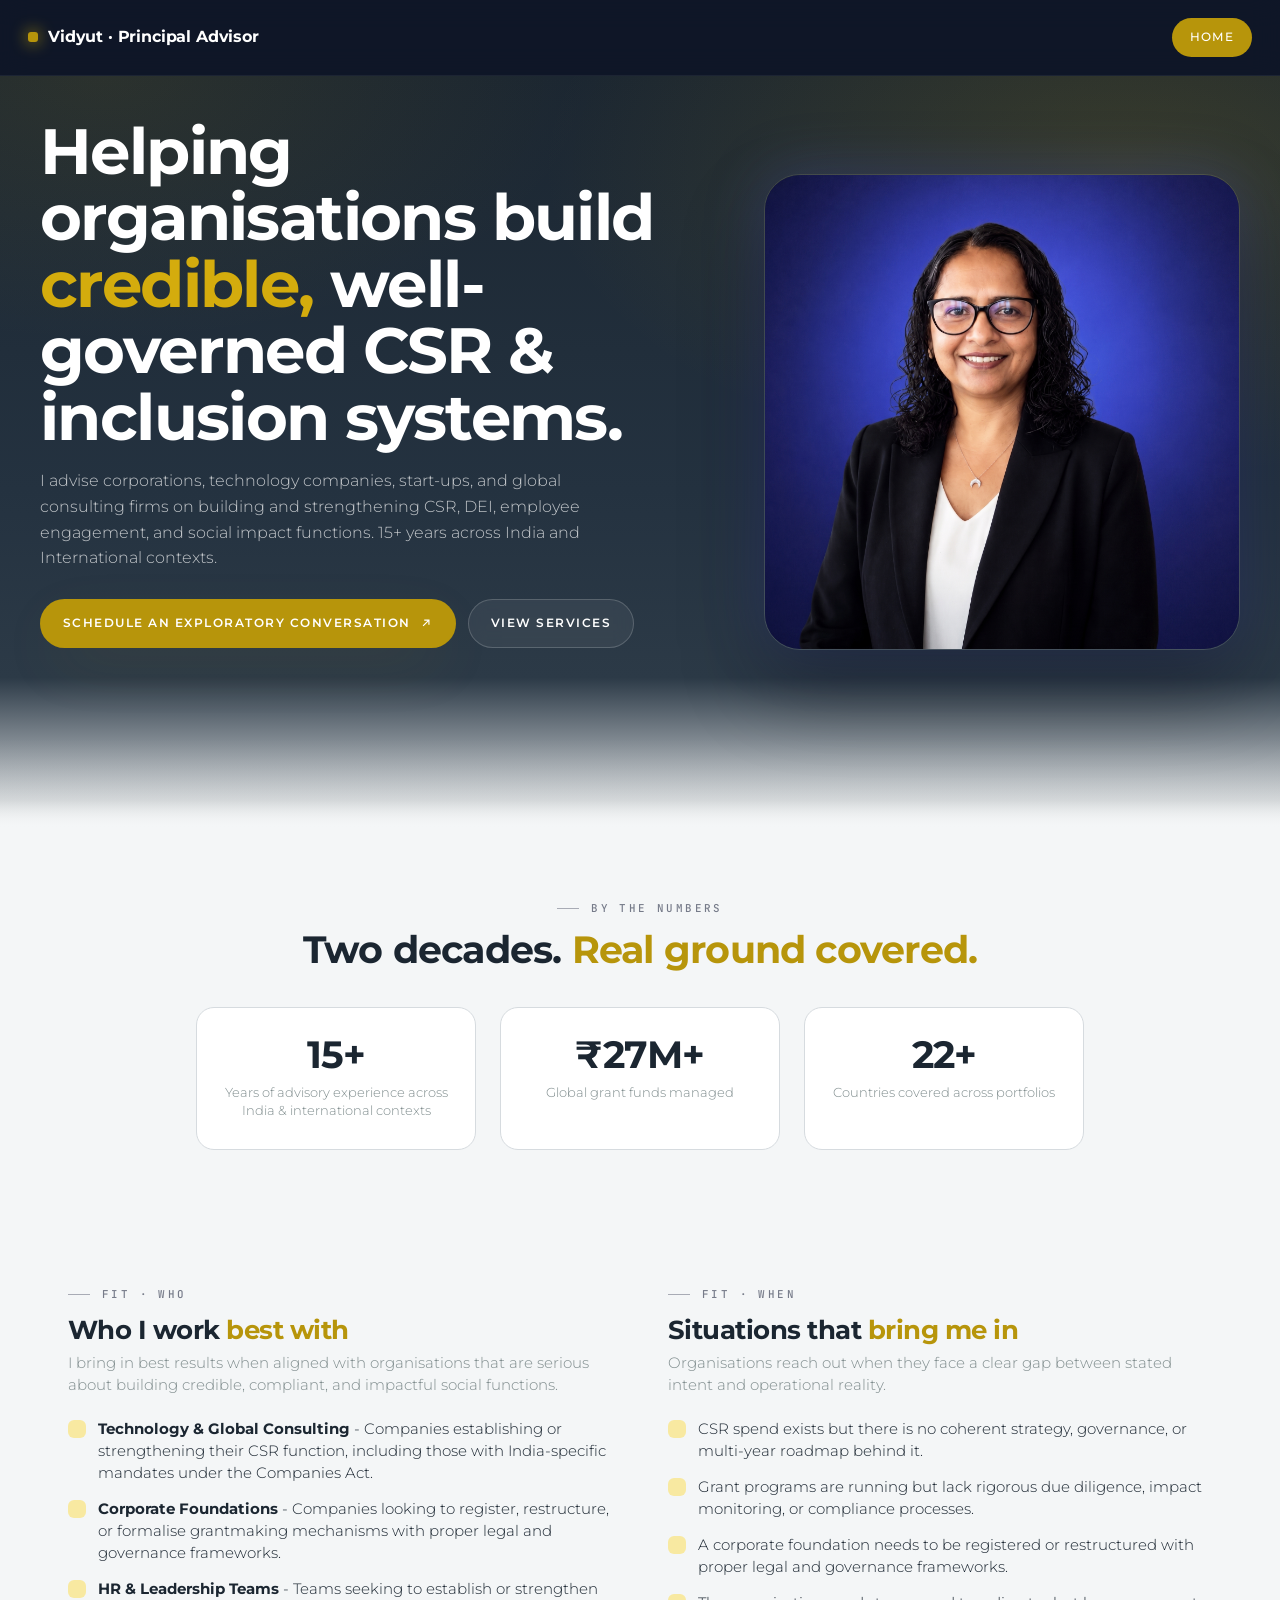
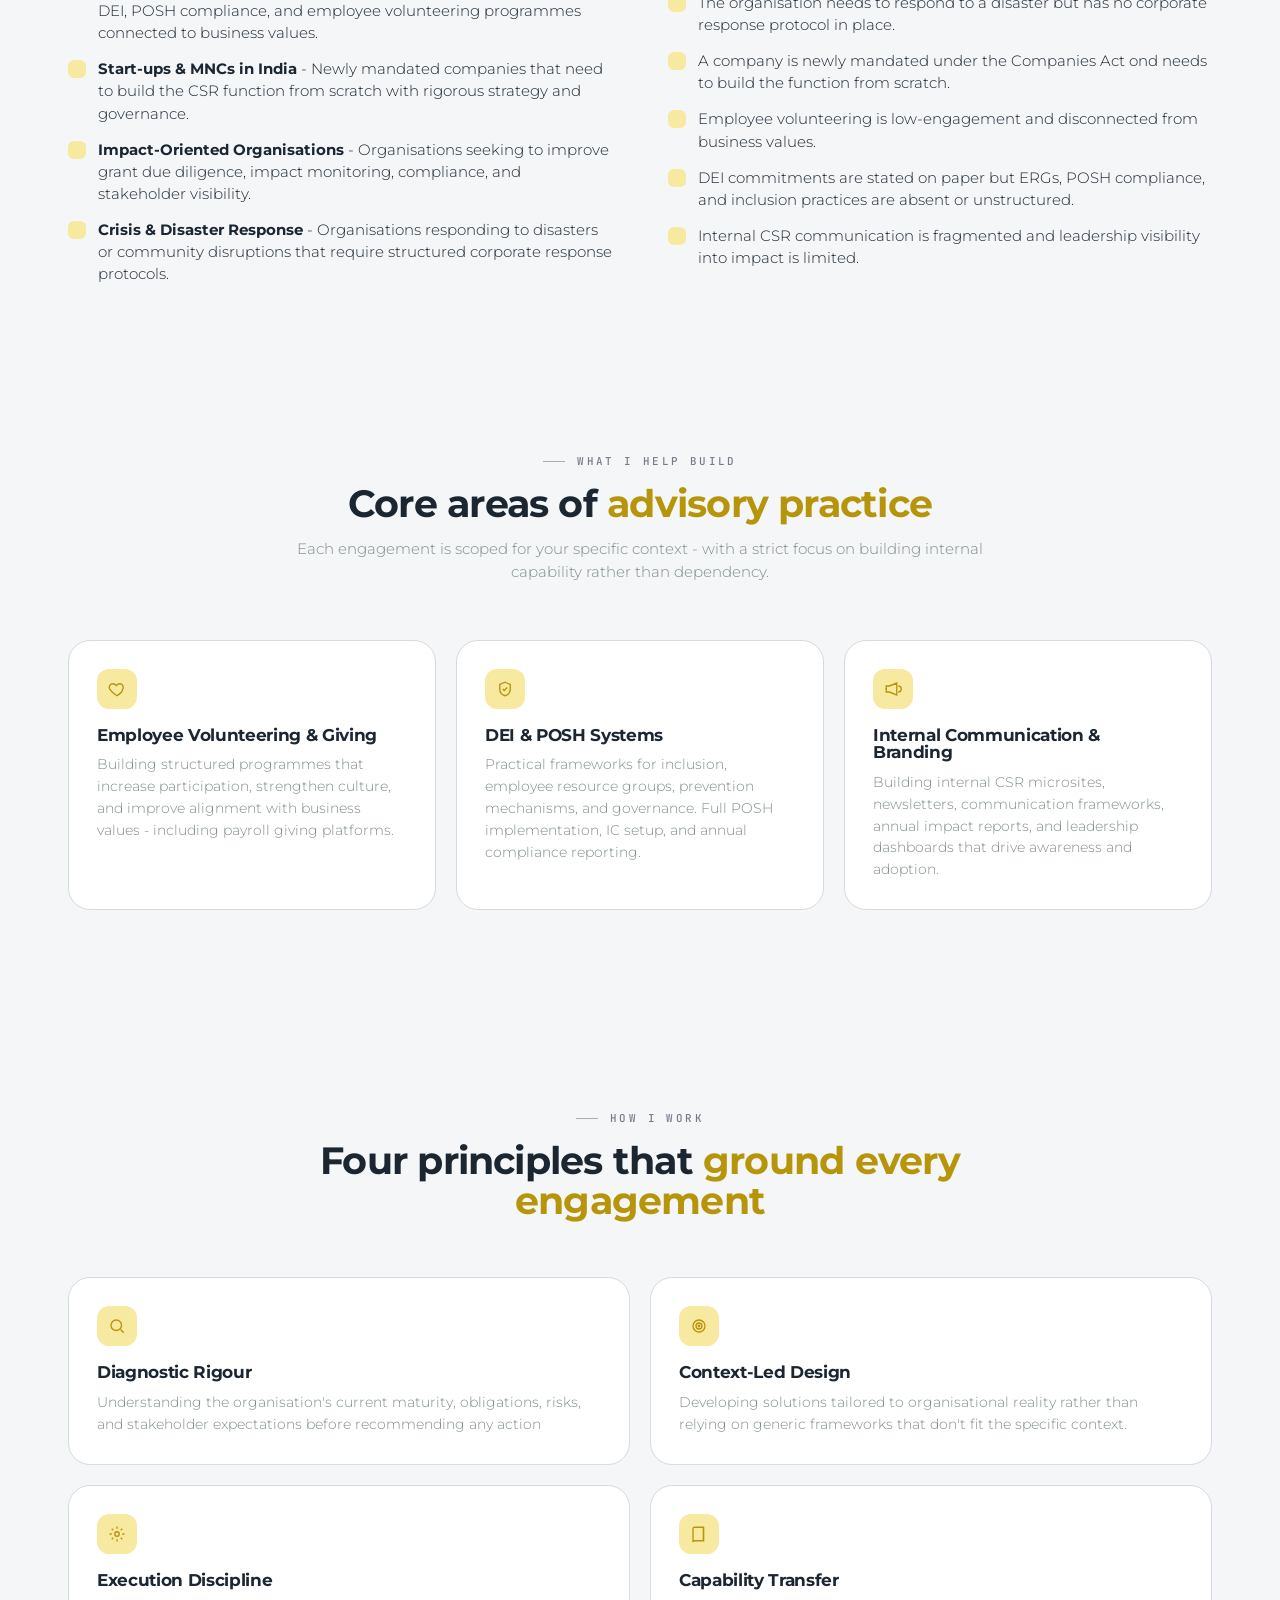
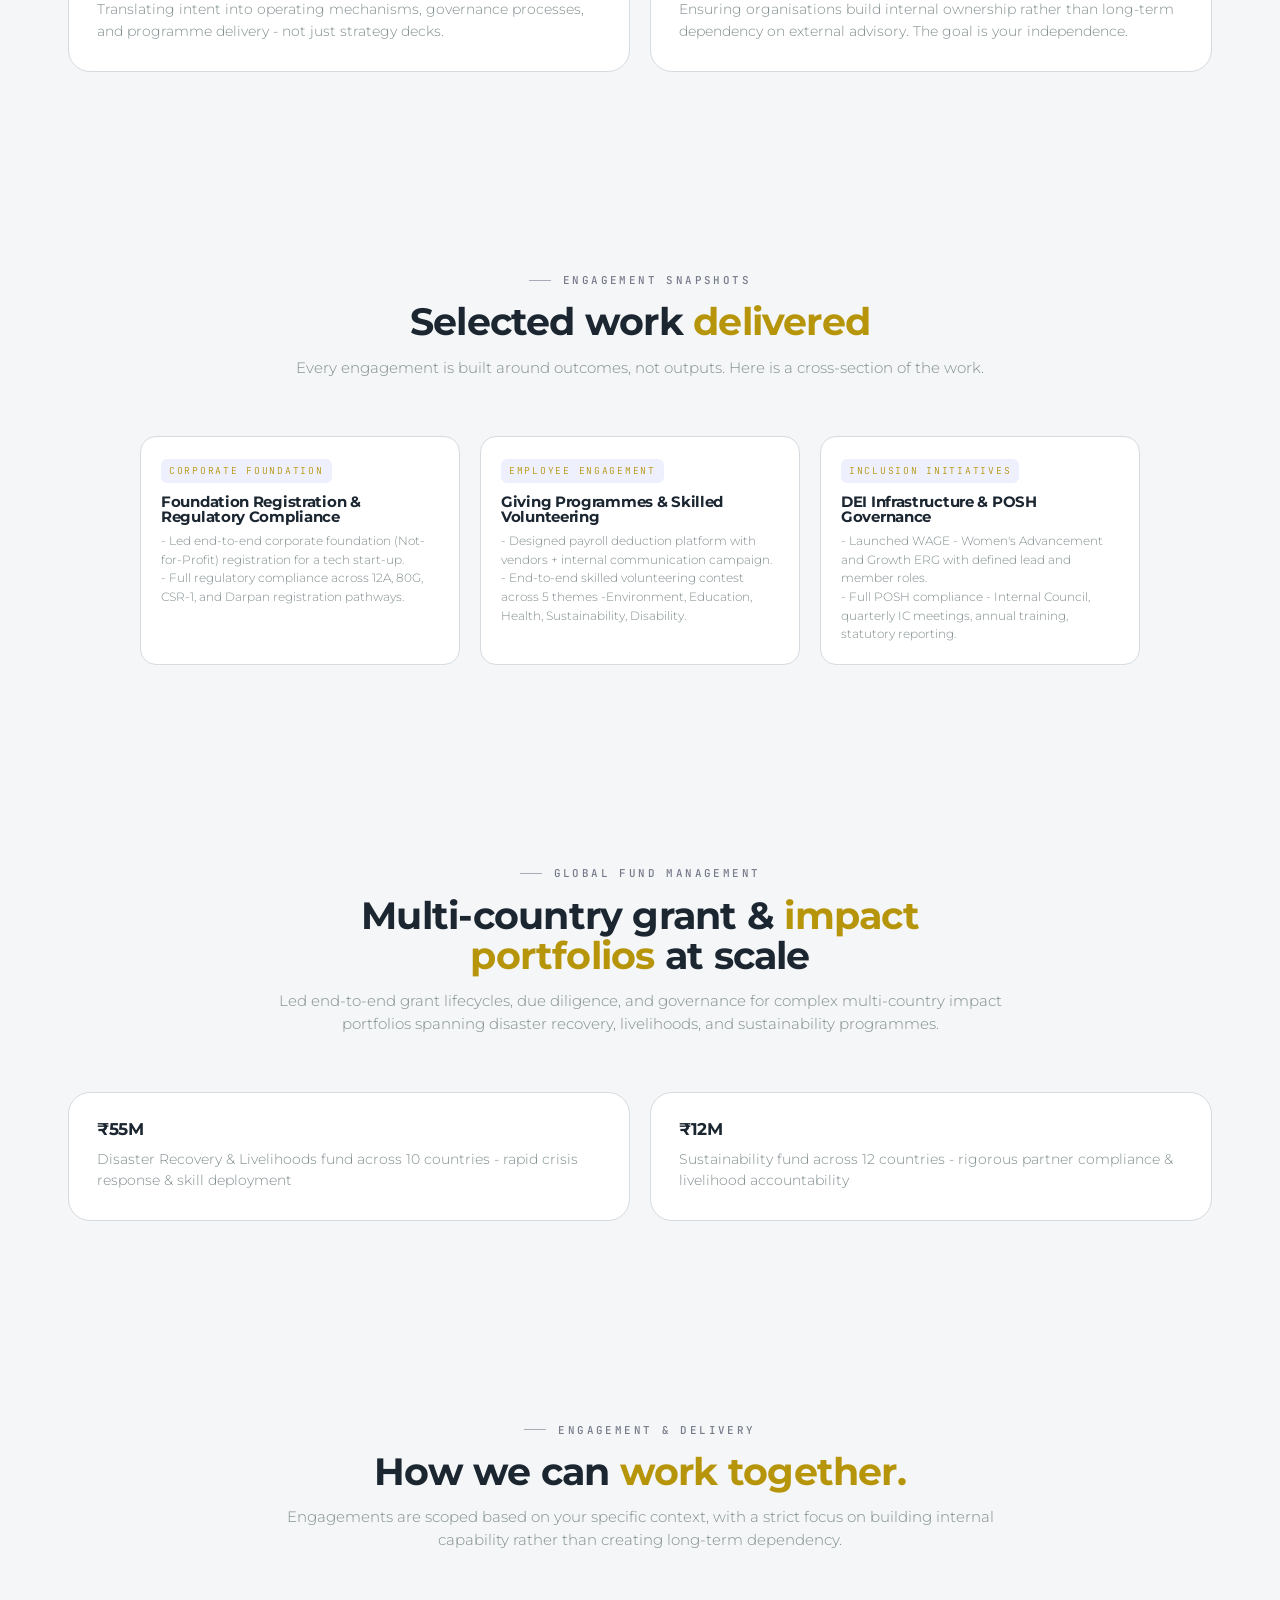
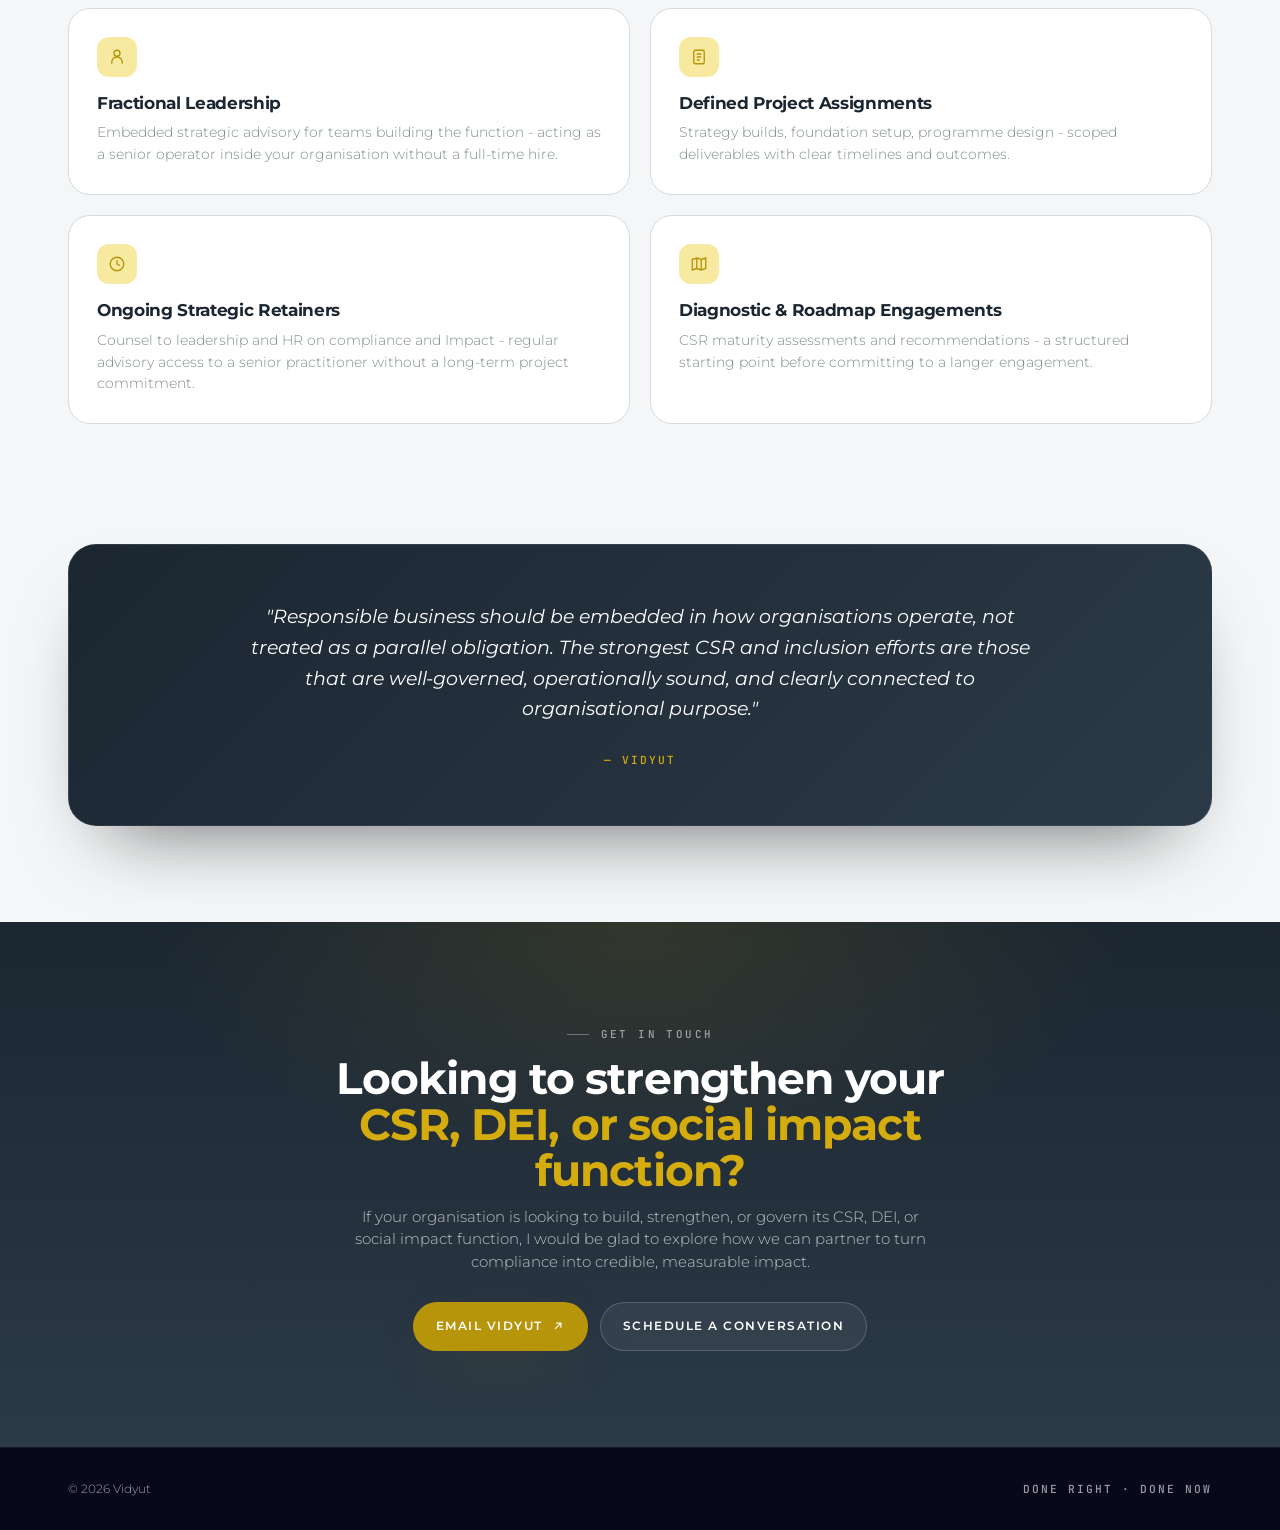
<file: vidyut/public/site/index.html>
<!doctype html>
<html lang="en">
<head>
  <meta charset="utf-8" />
  <meta name="viewport" content="width=device-width, initial-scale=1" />
  <title>Vidyut · Principal Advisor</title>
  <meta name="description" content="Independent HR advisory for founders, CEOs and people leaders — from setting up the function to fixing what's broken and scaling what works." />
  <link rel="stylesheet" href="./styles.css" />
</head>
<body>

<!-- ===== NAV ===== -->
<header class="nav">
  <div class="nav-inner">
    <a href="#" class="brand">
      <span class="brand-dot"></span>
      <span>Vidyut · Principal Advisor</span>
    </a>
    <nav class="nav-links">
      <a href="../../../index.html" class="nav-cta">Home</a>
    </nav>
  </div>
</header>

<!-- ===== HERO ===== -->
<section class="hero">
  <div class="wrap hero-inner">

    <div class="hero-layout">

      <div class="hero-content">

        <h1>
          Helping organisations build
          <em>credible,</em> well-governed CSR & inclusion systems.
        </h1>

        <p class="hero-lede">
          I advise corporations, technology companies, start-ups, and global consulting firms on building and strengthening CSR, DEI, employee
          engagement, and social impact functions. 15+ years across India and International contexts.
        </p>

        <div class="hero-actions">
          <a class="btn btn-electric" href="../../../contact.html#cont">
            Schedule an exploratory conversation
            <svg class="arrow" viewBox="0 0 24 24" fill="none" stroke="currentColor" stroke-width="2">
              <path d="M7 17 17 7M9 7h8v8"/>
            </svg>
          </a>

          <a class="btn btn-ghost-light" href="#practice">
            View services
          </a>
        </div>

      </div>

      <div class="hero-image">
        <img src="./assets/images/Vidyuth.png" alt="Rohini HR Advisory">
      </div>

    </div>

  </div>
</section>

<!------------------------------------------------------------------------------------------------------------------>
<section class="surface section-tight">
  <div class="wrap">
    <div class="heading-block" style="margin-bottom: 36px;">
      <div class="eyebrow">BY THE NUMBERS</div>
      <h2 style="margin-top:14px;">Two decades. <em>Real ground covered.</em></h2>
    </div>
    <div class="stats-strip">
      <div class="stat-tile"><div class="stat-num">15+</div><div class="stat-label">Years of advisory experience across India & international contexts</div></div>
      <div class="stat-tile"><div class="stat-num">₹27M+</div><div class="stat-label">Global grant funds managed</div></div>
      <div class="stat-tile"><div class="stat-num">22+</div><div class="stat-label">Countries covered across portfolios</div></div>
    </div>
  </div>
</section>

<!------------------------------------------------------------------------------------------------------------------>
<section class="surface section-tight" id="fit">
  <div class="wrap two-col">
    <div class="col">
      <div class="eyebrow" style="margin-bottom:14px;">FIT · WHO</div>
      <h2>Who I work <em>best with</em></h2>
      <p>I bring in best results when aligned with organisations that are serious about building credible, compliant, and impactful social functions.</p>
      <ul class="list">
        <li><path d="M20 6 9 17l-5-5"/></svg> <b>Technology & Global Consulting</b> - Companies establishing or strengthening their 
          CSR function, including those with India-specific mandates under the Companies Act.</li>
        <li><path d="M20 6 9 17l-5-5"/></svg> <b>Corporate Foundations </b> - Companies looking to register, restructure, or
          formalise grantmaking mechanisms with proper legal and governance frameworks.</li>
        <li><path d="M20 6 9 17l-5-5"/></svg> <b>HR & Leadership Teams </b> - Teams seeking to establish or strengthen DEI,
          POSH compliance, and employee volunteering programmes connected to business values.</li>
        <li><path d="M20 6 9 17l-5-5"/></svg> <b>Start-ups & MNCs in India</b> - Newly mandated companies that need to build
          the CSR function from scratch with rigorous strategy and governance.</li>
        <li><path d="M20 6 9 17l-5-5"/></svg> <b>Impact-Oriented Organisations</b> - Organisations seeking to improve grant due
          diligence, impact monitoring, compliance, and stakeholder visibility.</li>
        <li><path d="M20 6 9 17l-5-5"/></svg> <b>Crisis & Disaster Response</b> - Organisations responding to disasters or
          community disruptions that require structured corporate response protocols.</li>
      </ul>
    </div>

    <div class="col">
      <div class="eyebrow" style="margin-bottom:14px;">FIT · WHEN</div>
      <h2>Situations that <em>bring me in</em></h2>
      <p>Organisations reach out when they face a clear gap between stated intent and operational reality.</p>
      <ul class="list">
        <li><path d="M5 13l4 4L19 7"/></svg> CSR spend exists but there is no coherent strategy, governance, or multi-year roadmap behind it.</li>
        <li><path d="M5 13l4 4L19 7"/></svg> Grant programs are running but lack rigorous due diligence, impact monitoring, or compliance processes.</li>
        <li><path d="M5 13l4 4L19 7"/></svg> A corporate foundation needs to be registered or restructured with proper legal and governance frameworks.</li>
        <li><path d="M5 13l4 4L19 7"/></svg> The organisation needs to respond to a disaster but has no corporate response protocol in place.</li>
        <li><path d="M5 13l4 4L19 7"/></svg> A company is newly mandated under the Companies Act ond needs to build the function from scratch.</li>
        <li><path d="M5 13l4 4L19 7"/></svg> Employee volunteering is low-engagement and disconnected from business values.</li>
        <li><path d="M5 13l4 4L19 7"/></svg> DEI commitments are stated on paper but ERGs, POSH compliance, and inclusion practices are absent or unstructured.</li>
        <li><path d="M5 13l4 4L19 7"/></svg> Internal CSR communication is fragmented and leadership visibility into impact is limited.</li>
      </ul>
    </div>
  </div>
</section>

<!------------------------------------------------------------------------------------------------------------------>
<section class="surface section" id="practice">
  <div class="wrap">
    <div class="heading-block">
      <div class="eyebrow">WHAT I HELP BUILD</div>
      <h2 style="margin-top:14px;">Core areas of <em>advisory practice</em></h2>
      <p>Each engagement is scoped for your specific context - with a strict focus on building internal capability rather than dependency.</p>
    </div>

    <div class="cards-3">
      <article class="card">
        <div class="card-icon">
          <svg class="i" viewBox="0 0 24 24" fill="none" stroke="currentColor">
            <path d="M12 21s-7-4.35-9.5-8.5C.5 9 2.5 5 6.5 5c2.1 0 3.5 1.2 4.5 2.5C12 6.2 13.4 5 15.5 5c4 0 6 4 4 7.5C19 16.65 12 21 12 21z"/>
          </svg>
        </div>
        <h3>Employee Volunteering & Giving</h3>
        <p>Building structured programmes that increase participation, strengthen culture, and improve alignment with business values - including payroll giving platforms.</p>
      </article>
      <article class="card">
        <div class="card-icon">
          <svg class="i" viewBox="0 0 24 24" fill="none" stroke="currentColor">
            <path d="M12 3l7 3v6c0 5-3.5 8-7 9-3.5-1-7-4-7-9V6l7-3z"/>
            <path d="M9 12l2 2 4-4"/>
          </svg>
        </div>
        <h3>DEI & POSH Systems</h3>
        <p>Practical frameworks for inclusion, employee resource groups, prevention mechanisms, and governance. Full POSH implementation, IC setup, and annual compliance reporting.</p>
      </article>
      <article class="card">
        <div class="card-icon">
          <svg class="i" viewBox="0 0 24 24" fill="none" stroke="currentColor">
            <path d="M3 11v2"/>
            <path d="M7 8l10-4v16L7 16H3V8h4z"/>
            <path d="M19 8a4 4 0 0 1 0 8"/>
          </svg>
        </div>
        <h3>Internal Communication & Branding</h3>
        <p>Building internal CSR microsites, newsletters, communication frameworks, annual impact reports, and leadership dashboards that drive awareness and adoption.</p>
      </article>
    </div>
  </div>
</section>

<!------------------------------------------------------------------------------------------------------------------>
<section class="surface section" id="different">
  <div class="wrap">
    <div class="heading-block">
      <div class="eyebrow">HOW I WORK</div>
      <h2 style="margin-top:14px;">Four principles that <em>ground every engagement </em></h2>
    </div>

    <div class="cards-2">
      <article class="card">
        <div class="card-icon">
  <svg class="i" viewBox="0 0 24 24" fill="none" stroke="currentColor">
    <circle cx="11" cy="11" r="7"/>
    <path d="M21 21l-4.3-4.3"/>
  </svg>
</div>
        <h3>Diagnostic Rigour</h3>
        <p>Understanding the organisation's current maturity, obligations, risks, and stakeholder expectations before recommending any action</p>
      </article>
      <article class="card">
        <div class="card-icon">
  <svg class="i" viewBox="0 0 24 24" fill="none" stroke="currentColor">
    <circle cx="12" cy="12" r="8"/>
    <circle cx="12" cy="12" r="4"/>
    <circle cx="12" cy="12" r="1"/>
  </svg>
</div>
        <h3>Context-Led Design</h3>
        <p>Developing solutions tailored to organisational reality rather than relying on generic frameworks that don't fit the specific context.</p>
      </article>
      <article class="card">
        <div class="card-icon">
  <svg class="i" viewBox="0 0 24 24" fill="none" stroke="currentColor">
    <circle cx="12" cy="12" r="3"/>
    <path d="M12 2v3M12 19v3M2 12h3M19 12h3"/>
    <path d="M5 5l2 2M17 17l2 2M19 5l-2 2M7 17l-2 2"/>
  </svg>
</div>
        <h3>Execution Discipline</h3>
        <p>Translating intent into operating mechanisms, governance processes, and programme delivery - not just strategy decks.</p>
      </article>
      <article class="card">
        <div class="card-icon">
  <svg class="i" viewBox="0 0 24 24" fill="none" stroke="currentColor">
    <path d="M4 5a2 2 0 0 1 2-2h12v18H6a2 2 0 0 0-2 2z"/>
    <path d="M18 3v18"/>
  </svg>
</div>
        <h3>Capability Transfer</h3>
        <p>Ensuring organisations build internal ownership rather than long-term dependency on external advisory. The goal is your independence.</p>
      </article>
      
    </div>
  </div>
</section>

<!------------------------------------------------------------------------------------------------------------------>
<section class="surface section" id="formats">
  <div class="wrap">
    <div class="heading-block">
      <div class="eyebrow">ENGAGEMENT SNAPSHOTS</div>
      <h2 style="margin-top:14px;">Selected work <em>delivered</em></h2>
      <p>Every engagement is built around outcomes, not outputs. Here is a cross-section of the work.</p>
    </div>

    <div class="formats">
      <div class="format">
        <span class="pill">CORPORATE FOUNDATION</span>
        <h4>Foundation Registration & Regulatory Compliance</h4>
        <p>- Led end-to-end corporate foundation (Not-for-Profit) registration for a tech start-up.</p>
        <p>- Full regulatory compliance across 12A, 80G, CSR-1, and Darpan registration pathways.</p>
      </div>
      <div class="format">
        <span class="pill">EMPLOYEE ENGAGEMENT</span>
        <h4>Giving Programmes & Skilled Volunteering</h4>
        <p>- Designed payroll deduction platform with vendors + internal communication campaign.</p>
        <p>- End-to-end skilled volunteering contest across 5 themes -Environment, Education, Health, Sustainability, Disability.</p>
      </div>
      <div class="format">
        <span class="pill">INCLUSION INITIATIVES</span>
        <h4>DEI Infrastructure & POSH Governance</h4>
        <p>- Launched WAGE - Women's Advancement and Growth ERG with defined lead and member roles.</p>
        <p>- Full POSH compliance - Internal Council, quarterly IC meetings, annual training, statutory reporting.</p>
      </div>
    </div>
  </div>
</section>

<!------------------------------------------------------------------------------------------------------------------>
<section class="surface section">
  <div class="wrap">
    <div class="heading-block">
      <div class="eyebrow">GLOBAL FUND MANAGEMENT</div>
      <h2 style="margin-top:14px;">Multi-country grant &  <em>impact portfolios</em> at scale</h2>
      <p>Led end-to-end grant lifecycles, due diligence, and governance for complex multi-country impact portfolios spanning disaster recovery, livelihoods, and sustainability programmes.</p>
    </div>

    <div class="cards-2">
      <article class="card">
        <h3>₹55M</h3>
        <p>Disaster Recovery & Livelihoods fund across 10 countries - rapid crisis response & skill deployment</p>
      </article>
      <article class="card">
        <h3>₹12M</h3>
        <p>Sustainability fund across 12 countries - rigorous partner compliance & livelihood accountability</p>
      </article>
    </div>
  </div>
</section>
<!------------------------------------------------------------------------------------------------------------------>
<section class="surface section">
  <div class="wrap">
    <div class="heading-block">
      <div class="eyebrow">ENGAGEMENT & DELIVERY</div>
      <h2 style="margin-top:14px;">How we can <em>work together.</em></h2>
      <p>Engagements are scoped based on your specific context, with a strict focus on building internal capability rather than creating long-term dependency.</p>
    </div>

    <div class="cards-2">
      <article class="card">
        <div class="card-icon">
          <svg class="i" viewBox="0 0 24 24" fill="none" stroke="currentColor">
            <circle cx="12" cy="7" r="4"/>
            <path d="M5 21v-2a7 7 0 0 1 14 0v2"/>
          </svg>
        </div>
        <h3>Fractional Leadership</h3>
        <p>Embedded strategic advisory for teams building the function - acting as a senior operator inside your organisation without a full-time hire.</p>
      </article>
      <article class="card">
        <div class="card-icon">
          <svg class="i" viewBox="0 0 24 24" fill="none" stroke="currentColor">
            <rect x="5" y="3" width="14" height="18" rx="2"/>
            <path d="M9 8h6"/>
            <path d="M9 12h6"/>
            <path d="M9 16h4"/>
          </svg>
        </div>
        <h3>Defined Project Assignments</h3>
        <p>Strategy builds, foundation setup, programme design - scoped deliverables with clear timelines and outcomes.</p>
      </article>
      <article class="card">
        <div class="card-icon">
          <svg class="i" viewBox="0 0 24 24" fill="none" stroke="currentColor">
            <circle cx="12" cy="12" r="9"/>
            <path d="M12 7v5l4 2"/>
          </svg>
        </div>
        <h3>Ongoing Strategic Retainers</h3>
        <p>Counsel to leadership and HR on compliance and Impact - regular advisory access to a senior practitioner without a long-term project commitment.</p>
      </article>
      <article class="card">
        <div class="card-icon">
          <svg class="i" viewBox="0 0 24 24" fill="none" stroke="currentColor">
            <path d="M3 6l6-2 6 2 6-2v14l-6 2-6-2-6 2V6z"/>
            <path d="M9 4v14"/>
            <path d="M15 6v14"/>
          </svg>
        </div>
        <h3>Diagnostic & Roadmap Engagements</h3>
        <p>CSR maturity assessments and recommendations - a structured starting point before committing to a langer engagement.</p>
      </article>
    </div>
  </div>
</section>
<!------------------------------------------------------------------------------------------------------------------>
<!-- ===== QUOTE BAND ===== -->
<section class="surface" style="padding: 24px 0 96px;">
  <div class="wrap">
    <div class="quote-card" style="margin-top: 0;">
      <p>
        "Responsible business should be embedded in how organisations operate, not
          treated as a parallel obligation. The strongest CSR and inclusion efforts are
          those that are well-governed, operationally sound, and clearly connected to
          organisational purpose."
      </p>
      <span class="mono">— Vidyut</span>
    </div>
  </div>
</section>
<!-- ===== FINAL CTA ===== -->
<section class="cta-band" id="contact">
  <div class="wrap">
    <div class="eyebrow eyebrow-light" style="justify-content:center; display:inline-flex;">GET IN TOUCH</div>
    <h2>Looking to strengthen your <em>CSR, DEI, or social impact function?</em></h2>
    <p>If your organisation is looking to build, strengthen, or govern its CSR, DEI, or social impact function, I would be glad to explore how we can partner to turn compliance into credible, measurable impact.</p>
    <div class="cta-actions">
      <a class="btn btn-electric" href="mailto:vidyut@corps.in">
        Email Vidyut
        <svg class="arrow" viewBox="0 0 24 24" fill="none" stroke="currentColor" stroke-width="2"><path d="M7 17 17 7M9 7h8v8"/></svg>
      </a>
      <a class="btn btn-ghost-light" href="../../../contact.html#cont">Schedule a conversation</a>
    </div>
  </div>
</section>



<!-- ===== FOOTER ===== -->
<footer class="footer">
  <div class="wrap footer-inner">
    <span>© 2026 Vidyut</span>
    <span class="mono">DONE RIGHT · DONE NOW</span>
  </div>
</footer>

</body>
</html>
</file>
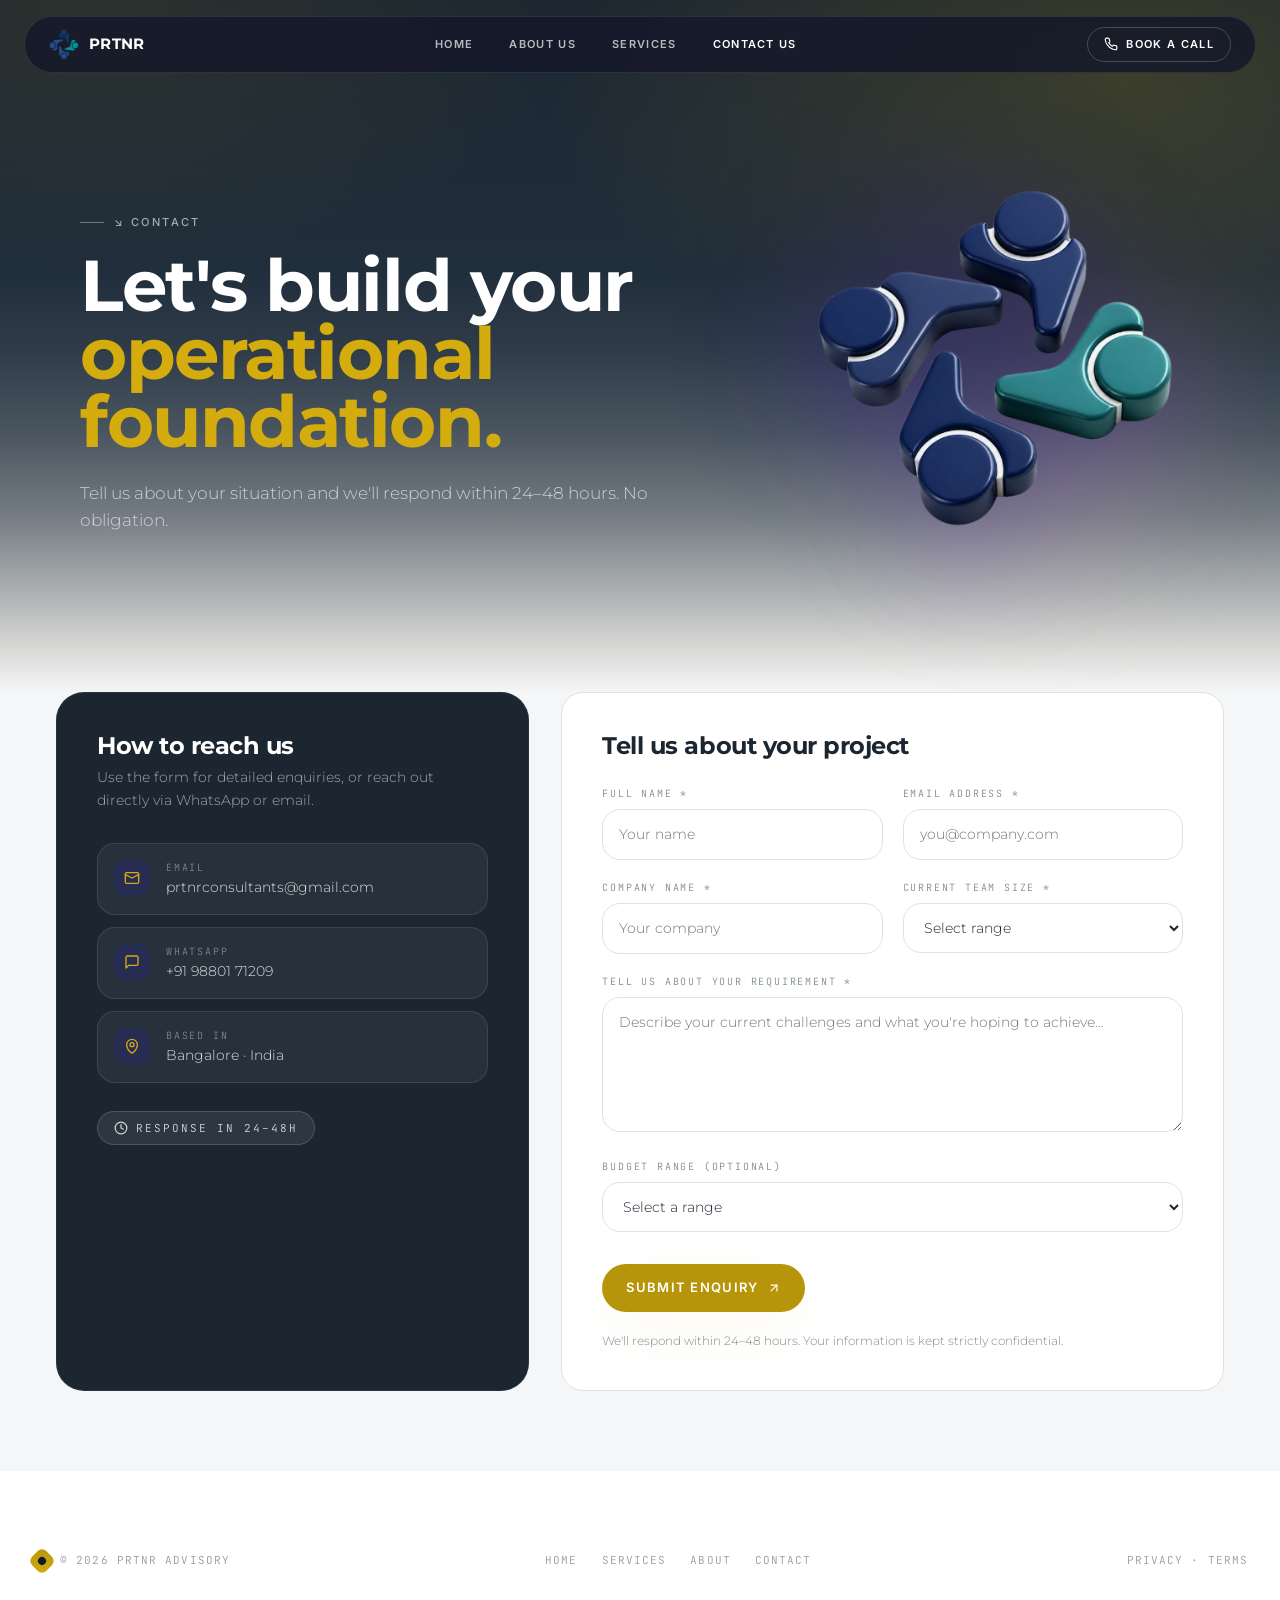
<file: contact.html>
<!doctype html>
<html lang="en">
<head>
<meta charset="utf-8" />
<meta name="viewport" content="width=device-width,initial-scale=1" />
<title>Contact — PRTNR Advisory</title>

<meta name="description" content="Tell us about your situation and we'll respond within 24–48 hours. No obligation." />

<meta property="og:title" content="Contact — PRTNR Advisory" />
<meta property="og:description" content="Tell us about your situation and we'll respond within 24–48 hours. No obligation." />
<meta property="og:type" content="website" />

<link rel="preconnect" href="https://fonts.googleapis.com">
<link rel="preconnect" href="https://fonts.gstatic.com" crossorigin>

<link href="https://fonts.googleapis.com/css2?family=Inter:wght@400;500;600;700&family=Montserrat:wght@300;400;500;600;700&family=JetBrains+Mono:wght@400;500;600&display=swap" rel="stylesheet">

<link rel="stylesheet" href="styles.css" />
</head>

<body>

<div class="nav-wrap">
  <div class="nav">

    <a class="brand" href="index.html"><img src="assets/PRTNR Logo without BG.png" width="30"></img><span class="brand-name">PRTNR</span></a>
    

    <nav class="nav-links">
      <a class="nav-link" href="index.html">HOME</a>
      <a class="nav-link" href="index.html#about">ABOUT US</a>
      <a class="nav-link" href="index.html#services">SERVICES</a>
      <a class="nav-link active" href="contact.html">CONTACT US</a>
    </nav>

    <a class="nav-cta" href="contact.html">
      <svg width="14" height="14" viewBox="0 0 24 24" fill="none"
      stroke="currentColor" stroke-width="2"
      stroke-linecap="round" stroke-linejoin="round">
        <path d="M22 16.92v3a2 2 0 0 1-2.18 2
        19.79 19.79 0 0 1-8.63-3.07
        19.5 19.5 0 0 1-6-6
        19.79 19.79 0 0 1-3.07-8.67
        A2 2 0 0 1 4.11 2h3
        a2 2 0 0 1 2 1.72
        c.13.96.37 1.9.72 2.81
        a2 2 0 0 1-.45 2.11
        L8.09 9.91a16 16 0 0 0 6 6
        l1.27-1.27a2 2 0 0 1 2.11-.45
        c.91.35 1.85.59 2.81.72
        A2 2 0 0 1 22 16.92z"/>
      </svg>
      BOOK A CALL
    </a>

    <button class="menu-btn" id="menuBtn" aria-label="menu">
      <svg width="20" height="20" viewBox="0 0 24 24"
      fill="none" stroke="currentColor"
      stroke-width="2" stroke-linecap="round"
      stroke-linejoin="round">
        <line x1="3" y1="12" x2="21" y2="12"/>
        <line x1="3" y1="6" x2="21" y2="6"/>
        <line x1="3" y1="18" x2="21" y2="18"/>
      </svg>
    </button>

  </div>

  <div class="mobile-menu" id="mobileMenu">
    <a href="index.html">HOME</a>
    <a href="index.html#services">SERVICES</a>
    <a href="index.html#about">ABOUT US</a>
    <a href="contact.html">CONTACT US</a>
  </div>
</div>

<script>
(function(){
  var b=document.getElementById('menuBtn'),
      m=document.getElementById('mobileMenu');

  if(b){
    b.addEventListener('click',function(){
      m.classList.toggle('open');
    });
  }
})();
</script>

<main>

<section class="reveal page-hero">
  <div class="container">

    <div class="hero-grid">

      <!-- LEFT CONTENT -->
      <div class="order-mob-2 lg-order-1">

        <span class="eyebrow">↘ Contact</span>

        <h1 class="display mt-5 h2-lg text-ink max-w-3xl">
          Let's build your<br/>
          <span class="text-electric">
            operational foundation.
          </span>
        </h1>

        <p class="hero-sub max-w-xl">
          Tell us about your situation and we'll respond within 24–48 hours.
          No obligation.
        </p>

      </div>

      <!-- RIGHT IMAGE -->
      <div class="order-mob-1 lg-order-2">

        <div class="hero-art">
          <div class="hero-art-glow"></div>

          <img
            src="assets/hero-object.png"
            alt="Floating 3D figures representing operational clarity"
          />

        </div>

      </div>

    </div>

  </div>
</section>

<section class="reveal cream contact-section">

  <div id="cont" class="container">

    <div class="contact-grid">

      <aside>
        <div class="panel-dark contact-side">
          <h2 class="display" style="font-size:24px;color:#fff;margin-bottom:8px">How to reach us</h2>
          <p style="font-size:14px;color:rgba(255,255,255,.6);line-height:1.6">Use the form for detailed enquiries, or reach out directly via WhatsApp or email.</p>
          <div style="display:flex;flex-direction:column;gap:12px;margin-top:32px">
            <div class="contact-item"><span class="icon"><svg width="16" height="16" viewBox="0 0 24 24" fill="none" stroke="currentColor" stroke-width="2" stroke-linecap="round" stroke-linejoin="round">
              <rect x="2" y="4" width="20" height="16" rx="2"/>
              <path d="m22 7-10 5L2 7"/></svg></span>
              <div>
                <div class="lbl">EMAIL</div>
                <div class="val">prtnrconsultants@gmail.com</div></div></div>
                <div class="contact-item"><span class="icon">
                  <svg width="16" height="16" viewBox="0 0 24 24" fill="none" stroke="currentColor" stroke-width="2" stroke-linecap="round" stroke-linejoin="round">
                    <path d="M21 15a2 2 0 0 1-2 2H7l-4 4V5a2 2 0 0 1 2-2h14a2 2 0 0 1 2 2z"/></svg></span>
                    <div>
                      <div class="lbl">WHATSAPP</div><div class="val">+91 98801 71209</div></div></div>
                      <div class="contact-item"><span class="icon">
                        <svg width="16" height="16" viewBox="0 0 24 24" fill="none" stroke="currentColor" stroke-width="2" stroke-linecap="round" stroke-linejoin="round">
                          <path d="M20 10c0 7-8 13-8 13s-8-6-8-13a8 8 0 0 1 16 0Z"/><circle cx="12" cy="10" r="3"/></svg></span>
                          <div>
                            <div class="lbl">BASED IN</div><div class="val">Bangalore · India</div></div></div>
                            
          </div>
          <div style="display:inline-flex;align-items:center;gap:8px;margin-top:28px;padding:8px 16px;border-radius:999px;background:rgba(255,255,255,.08);border:1px solid rgba(255,255,255,.15);font-family:'JetBrains Mono',monospace;font-size:11px;letter-spacing:.18em;color:rgba(255,255,255,.8)"><svg width="14" height="14" viewBox="0 0 24 24" fill="none" stroke="currentColor" stroke-width="2" stroke-linecap="round" stroke-linejoin="round"><circle cx="12" cy="12" r="10"/>
            <polyline points="12 6 12 12 16 14"/></svg> RESPONSE IN 24–48H</div>
        </div>
      </aside>
    <div>

        <!-- WORKING FORM -->

        <form class="contact-form"
              id="enq"
              action="https://api.web3forms.com/submit"
              method="POST">

          <!-- WEB3FORMS ACCESS KEY -->

          <input type="hidden"
                 name="access_key"
                 value="3eea000e-b042-480b-9936-947306996918">

          <!-- OPTIONAL -->

          <input type="hidden"
                 name="subject"
                 value="New PTNR Advisory Enquiry">

          <input type="hidden"
                 name="from_name"
                 value="PTNR Website">

          <h3 class="display text-ink mb-7"
          style="font-size:24px">
            Tell us about your project
          </h3>

          <div class="form-grid">

            <div class="field">
              <label>FULL NAME *</label>

              <input required
                     type="text"
                     name="name"
                     placeholder="Your name"/>
            </div>

            <div class="field">
              <label>EMAIL ADDRESS *</label>

              <input required
                     type="email"
                     name="email"
                     placeholder="you@company.com"/>
            </div>

            <div class="field">
              <label>COMPANY NAME *</label>

              <input required
                     type="text"
                     name="company"
                     placeholder="Your company"/>
            </div>

            <div class="field">
              <label>CURRENT TEAM SIZE *</label>

              <select name="size">
                <option>Select range</option>
                <option>1–10</option>
                <option>11–50</option>
                <option>51–200</option>
                <option>201–500</option>
                <option>500+</option>
              </select>
            </div>

          </div>

          <div class="field mt-5">

            <label>TELL US ABOUT YOUR REQUIREMENT *</label>

            <textarea required
                      rows="5"
                      name="requirement"
                      placeholder="Describe your current challenges and what you're hoping to achieve…"></textarea>

          </div>

          <div class="field mt-5">

            <label>BUDGET RANGE (OPTIONAL)</label>

            <select name="budget">
              <option>Select a range</option>
              <option>Under ₹10k</option>
              <option>₹10k–₹25k</option>
              <option>₹25k–₹50k</option>
              <option>₹50k–₹100k</option>
              <option>₹100k+</option>
            </select>

          </div>

          <button type="submit"
                  class="btn btn-electric mt-8">

            Submit Enquiry

            <svg width="14" height="14"
            viewBox="0 0 24 24"
            fill="none"
            stroke="currentColor"
            stroke-width="2"
            stroke-linecap="round"
            stroke-linejoin="round">

              <line x1="7" y1="17" x2="17" y2="7"/>
              <polyline points="7 7 17 7 17 17"/>

            </svg>

          </button>

          <p class="mt-5 text-ink-soft"
          style="font-size:12px">

            We'll respond within 24–48 hours.
            Your information is kept strictly confidential.

          </p>

        </form>

      </div>

    </div>

  </div>

</section>

</main>

<footer class="footer">

  <div class="footer-bottom container">

    <div class="flex items-center gap-2">
      <span class="brand-mark"
      style="width:20px;height:20px"></span>

      <span>© 2026 PRTNR ADVISORY</span>
    </div>

    <div class="links">
      <a href="index.html">HOME</a>
      <a href="index.html#services">SERVICES</a>
      <a href="index.html#about">ABOUT</a>
      <a href="contact.html">CONTACT</a>
    </div>

    <span>PRIVACY · TERMS</span>

  </div>

</footer>

<script>
(function(){

  var els=document.querySelectorAll('.reveal');

  if(!('IntersectionObserver' in window)){
    els.forEach(function(e){
      e.classList.add('is-visible');
    });
    return;
  }

  var io=new IntersectionObserver(function(entries){

    entries.forEach(function(en){

      if(en.isIntersecting){
        en.target.classList.add('is-visible');
        io.unobserve(en.target);
      }

    });

  },{
    threshold:0.12,
    rootMargin:'0px 0px -40px 0px'
  });

  els.forEach(function(e){
    io.observe(e);
  });

})();
</script>

</body>
</html>
</file>
<file: styles.css>
/* PTNR Advisory — static site */
:root{
  --background:#FFFFFF;
  --cream:#F4F6F7;

  --panel:#1B2631;
  --panel-2:#2C3A47;

  --ink:#1B2631;
  --ink-soft:#7F8C8D;

  --border:#D6DBDF;

  --electric:#B7950B;
  --electric-glow:#D4AC0D;

  --shadow-card:0 30px 80px -30px rgba(27,38,49,.25);
  --shadow-glow:0 20px 60px -20px rgba(183,149,11,.35);
}
*{box-sizing:border-box;margin:0;padding:0}
html{scroll-behavior:smooth;background:var(--background)}
body{
  font-family:"Montserrat",ui-sans-serif,system-ui,-apple-system,"Segoe UI",sans-serif;
  font-weight:300;
  color:var(--cream);
  background:var(--background);
  -webkit-font-smoothing:antialiased;
  line-height:1.5;
}
img{max-width:100%;display:block}
a{color:inherit;text-decoration:none}
button,input,select,textarea{font:inherit;color:inherit}
ul{list-style:none}

h1,h2,h3,h4,.display{font-weight:700;letter-spacing:-.02em;line-height:1.05}
h5,h6,.subheading{font-weight:400;letter-spacing:-.01em}

.text-electric{color:var(--electric)}
.text-change{color: rgb(55, 54, 54);}
.text-ink{color:var(--ink)}
.text-ink-soft{color:var(--ink-soft)}
.text-white{color:#fff}
.muted{color:var(--ink-soft)}

.container{max-width:1320px;margin:0 auto;padding:0 24px}
.section{padding:64px 32px}
@media(min-width:768px){.section{padding:96px 56px}}

/* ==== NAV ==== */
.nav-wrap{position:fixed;top:16px;left:0;right:0;z-index:50;padding:0 16px}
@media(min-width:768px){.nav-wrap{padding:0 24px}}
.nav{
  max-width:1320px;margin:0 auto;
  display:flex;align-items:center;justify-content:space-between;
  border-radius:999px;
  padding:10px 16px;
  background:rgba(21,24,42,.85);
  backdrop-filter:blur(14px);
  border:1px solid rgba(255,255,255,.1);
}
@media(min-width:768px){.nav{padding:10px 24px}}
.brand{display:flex;align-items:center;gap:10px;color:#fff}
.brand-mark{position:relative;width:32px;height:32px}
.brand-mark::before,.brand-mark::after{content:"";position:absolute;border-radius:6px;transform:rotate(45deg)}
.brand-mark::before{inset:0;background:linear-gradient(135deg,var(--electric),var(--electric-glow))}
.brand-mark::after{inset:6px;background:#15182a}
.brand-name{font-weight:700;font-size:15px;letter-spacing:.02em;text-transform:uppercase}
.nav-links{display:none;gap:4px}
@media(min-width:1024px){.nav-links{display:flex}}
.nav-link{
  padding:8px 16px;border-radius:999px;
  font-family:"Inter",ui-sans-serif,sans-serif;
  font-weight:600;font-size:11px;text-transform:uppercase;letter-spacing:.12em;
  color:rgba(255,255,255,.7);transition:color .2s;
}
.nav-link:hover,.nav-link.active{color:#fff}
.nav-cta{
  display:none;align-items:center;gap:8px;
  padding:8px 16px;border-radius:999px;
  border:1px solid rgba(255,255,255,.2);color:#fff;
  font-family:"Inter",sans-serif;font-weight:600;font-size:11px;
  text-transform:uppercase;letter-spacing:.12em;
  transition:all .2s;
}
@media(min-width:640px){.nav-cta{display:inline-flex}}
.nav-cta:hover{border-color:var(--electric-glow);color:var(--electric-glow)}
.menu-btn{display:inline-flex;background:transparent;border:0;color:#fff;padding:8px;cursor:pointer}
@media(min-width:1024px){.menu-btn{display:none}}
.mobile-menu{display:none;max-width:1320px;margin:8px auto 0;border-radius:24px;background:#15182a;border:1px solid rgba(255,255,255,.1);padding:12px;flex-direction:column;gap:4px}
.mobile-menu.open{display:flex}
.mobile-menu a{padding:12px 16px;border-radius:14px;color:rgba(255,255,255,.85);font-family:"Inter",sans-serif;font-size:12px;font-weight:600;text-transform:uppercase;letter-spacing:.12em}
.mobile-menu a:hover{background:rgba(255,255,255,.05)}

/* ==== PAGE HERO (dark gradient) ==== */
.page-hero{
  position:relative;color:#fff;overflow:hidden;isolation:isolate;
  padding:104px 32px 96px;
  background:
    radial-gradient(900px 480px at 88% 12%,rgba(183,149,11,.20),transparent 65%),
    radial-gradient(700px 380px at 8% 0%,rgba(183,149,11,.10),transparent 70%),
    linear-gradient(180deg,#1B2631 0%,#243240 60%,#2C3A47 100%);
}
@media(min-width:768px){.page-hero{padding:160px 56px 112px}}
.page-hero::after{
  content:"";position:absolute;left:0;right:0;bottom:-1px;height:420px;pointer-events:none;z-index:0;
  background:linear-gradient(180deg,transparent 0%,rgba(243,241,236,.06) 18%,rgba(243,241,236,.18) 38%,rgba(243,241,236,.38) 58%,rgba(243,241,236,.65) 76%,rgba(243,241,236,.88) 90%,var(--cream) 100%);
}
.page-hero>*{position:relative;z-index:1}
.page-hero .text-ink{color:#fff !important}
.page-hero .text-ink-soft{color:rgba(232,235,245,.78) !important}
.page-hero .text-electric{
  color:#D4AC0D !important;
}
.page-hero .eyebrow{color:rgba(220,225,240,.7)}

/* ==== CREAM SECTION ==== */
.cream{background:var(--cream);color:var(--ink)}
.cream .text-electric{color:var(--electric)}

/* ==== EYEBROW ==== */
.eyebrow{
  font-family:"Inter",sans-serif;font-size:11px;letter-spacing:.22em;
  text-transform:uppercase;font-weight:500;color:#7a7f95;
  display:inline-flex;align-items:center;gap:10px;
}
.eyebrow::before{content:"";width:24px;height:1px;background:currentColor;opacity:.6}

/* ==== BUTTONS ==== */
.btn{
  display:inline-flex;align-items:center;gap:8px;
  padding:14px 24px;border-radius:999px;border:0;cursor:pointer;
  font-family:"Inter",sans-serif;font-weight:600;font-size:13px;
  text-transform:uppercase;letter-spacing:.1em;
  transition:transform .25s,background .25s,border-color .25s,color .25s;
}
.btn-electric{background:var(--electric);color:#fff;box-shadow:var(--shadow-glow)}
.btn-electric:hover{transform:translateY(-2px);background:#260fc0}
.btn-outline-ink{background:transparent;color:var(--ink);border:1px solid rgba(26,29,46,.18)}
.btn-outline-ink:hover{border-color:var(--electric);color:var(--electric)}
.btn-ghost-light{background:rgba(255,255,255,.06);color:#fff;border:1px solid rgba(255,255,255,.16);backdrop-filter:blur(8px)}
.btn-ghost-light:hover{background:rgba(255,255,255,.12)}
.btn-sm{padding:10px 16px;font-size:11px}

/* ==== INPUT PILL ==== */
.input-pill{
  background:#fff;border:1px solid #e3e1da;border-radius:999px;
  padding:8px 8px 8px 20px;display:flex;align-items:center;gap:12px;max-width:440px;
}
.input-pill svg{flex-shrink:0;color:#7a7f95}
.input-pill input{flex:1;background:transparent;border:0;outline:none;font-size:14px;color:var(--ink);min-width:0}
.input-pill input::placeholder{color:#7a7f95}
.input-pill.dark{background:rgba(255,255,255,.08);border-color:rgba(255,255,255,.15)}
.input-pill.dark input{color:#fff}
.input-pill.dark input::placeholder{color:rgba(255,255,255,.5)}

/* ==== DARK PANEL ==== */
.panel-dark{
  background:var(--panel);color:#fafafa;
  border-radius:28px;border:1px solid rgba(255,255,255,.06);
}
.row-electric{background:var(--electric);color:#fff;border-radius:22px;padding:18px 24px}

/* ==== CARDS ==== */
.card-numbered{
  background:#fff;border:1px solid #e3e1da;border-radius:22px;padding:28px;
  transition:transform .3s,border-color .3s,box-shadow .3s;
}
.card-numbered:hover{transform:translateY(-4px);border-color:var(--electric);box-shadow:0 20px 50px -20px rgba(47,26,216,.25)}

.mono{font-family:"JetBrains Mono",ui-monospace,Menlo,monospace}
.mono-tag{font-family:"JetBrains Mono",monospace;font-size:11px;letter-spacing:.18em;text-transform:uppercase}

/* ==== HOME HERO ==== */
.hero-grid{display:grid;gap:32px;align-items:center}
@media(min-width:1024px){.hero-grid{grid-template-columns:7fr 5fr;gap:16px}}
.hero-h1{font-size:clamp(2.25rem,5.5vw,4.25rem);line-height:1.02;letter-spacing:-.02em;color:#fff}
.hero-sub{margin-top:24px;font-size:17px;color:rgba(232,235,245,.78);max-width:32rem;line-height:1.6}
.hero-art{position:relative;width:min(420px,80vw);aspect-ratio:1;margin-left:auto}
.hero-art-glow{position:absolute;inset:0;border-radius:50%;filter:blur(60px);
  background:linear-gradient(135deg,rgba(47,26,216,.18),transparent,rgba(255,182,193,.3))}
.hero-art img{position:relative;width:100%;height:100%;object-fit:contain;filter:drop-shadow(0 30px 60px rgba(80,20,200,.25));animation:float 9s ease-in-out infinite}
.order-mob-1{order:1}.order-mob-2{order:2}
@media(min-width:1024px){.lg-order-1{order:1}.lg-order-2{order:2}}

@keyframes float{0%,100%{transform:translateY(0) rotate(0)}50%{transform:translateY(-22px) rotate(3deg)}}
.float{animation:float 9s ease-in-out infinite}

/* =========================================
   CONTACT HERO FIX
========================================= */

.page-hero .hero-grid{
  display:grid;
  gap:32px;
  align-items:center;
}

@media(min-width:1024px){
  .page-hero .hero-grid{
    grid-template-columns:7fr 5fr;
    gap:16px;
  }
}

.page-hero .hero-art{
  position:relative;
  width:min(420px,80vw);
  aspect-ratio:1;
  margin-left:auto;
}

.page-hero .hero-art img{
  width:100%;
  height:100%;
  object-fit:contain;
  display:block;
}

@media(max-width:768px){

  .page-hero .hero-grid{
    text-align:center;
  }

  .page-hero .hero-art{
    margin:auto;
    width:min(340px,90vw);
  }

  .page-hero .hero-sub{
    margin-left:auto;
    margin-right:auto;
  }
}

/* ==== GRIDS ==== */
.grid-3{display:grid;gap:20px;grid-template-columns:1fr}
@media(min-width:768px){.grid-3{grid-template-columns:repeat(3,1fr)}}
.grid-2{display:grid;gap:20px;grid-template-columns:1fr}
@media(min-width:768px){.grid-2{grid-template-columns:repeat(2,1fr)}}
.grid-4{display:grid;gap:20px;grid-template-columns:1fr}
@media(min-width:640px){.grid-4{grid-template-columns:repeat(2,1fr)}}
@media(min-width:1024px){.grid-4{grid-template-columns:repeat(4,1fr)}}

/* ==== SECTION TITLES ==== */
.h2{font-size:clamp(2rem,4.5vw,3.25rem);letter-spacing:-.02em;line-height:1.05}
.h2-lg{font-size:clamp(2.5rem,6vw,4.5rem);letter-spacing:-.02em;line-height:.95}

/* ==== WHAT WE CAN DO rows ==== */
.svc-rows{margin-top:48px;border-radius:28px;overflow:hidden;background:var(--panel);border:1px solid rgba(255,255,255,.06)}
.svc-row{display:grid;grid-template-columns:1fr;gap:8px;padding:24px;border-top:1px solid rgba(255,255,255,.08);transition:background .25s;color:#fff}
.svc-row:first-child{border-top:0}
.svc-row:hover{background:rgba(255,255,255,.03)}
@media(min-width:768px){.svc-row{grid-template-columns:32px 5fr 6fr;gap:24px;align-items:center;padding:28px 40px}}
.svc-row .chev{color:rgba(255,255,255,.3);transition:color .25s}
.svc-row:hover .chev{color:var(--electric-glow)}
.svc-row h3{font-size:clamp(1.15rem,2vw,1.5rem);font-weight:500;color:#fff}
.svc-row p{font-size:14px;color:rgba(255,255,255,.6);line-height:1.6}

.cta-row{
  margin:8px;padding:24px;border-radius:22px;
  background:var(--electric);color:#fff;
  display:flex;flex-wrap:wrap;align-items:center;justify-content:space-between;gap:16px;
  transition:filter .25s;
}
@media(min-width:768px){.cta-row{padding:28px 40px}}
.cta-row:hover{filter:brightness(1.1)}
.cta-row .label{font-size:clamp(1.15rem,2vw,1.5rem);font-weight:500}
.cta-row .pill{display:inline-flex;align-items:center;gap:8px;background:#fff;color:var(--ink);padding:10px 20px;border-radius:999px;font-family:"JetBrains Mono",monospace;font-size:11px;letter-spacing:.18em;font-weight:600}

/* ==== APPROACH ==== */
.approach{display:grid;gap:40px;align-items:center;grid-template-columns:1fr}
@media(min-width:768px){.approach{grid-template-columns:1fr 1fr}}
.approach h2{font-size:clamp(2.5rem,6vw,4.5rem);text-transform:uppercase;letter-spacing:-.02em;line-height:.9}

/* ==== TESTIMONIALS ==== */
.testimonials-band{background:var(--panel);color:#fff;border-radius:28px;margin:8px;padding:64px 32px}
@media(min-width:768px){.testimonials-band{margin:8px 24px;padding:96px 56px}}
.testimonial{border-radius:24px;padding:28px}
.testimonial.featured{background:var(--electric);color:#fff}
.testimonial.muted{background:rgba(255,255,255,.05);border:1px solid rgba(255,255,255,.1);color:rgba(255,255,255,.85)}
.testimonial p{font-size:14px;line-height:1.6}
.testimonial .author{margin-top:24px;padding-top:20px;border-top:1px solid rgba(255,255,255,.15);font-family:"JetBrains Mono",monospace;font-size:11px;letter-spacing:.18em;opacity:.8}

/* =========================================
   UNIFORM TESTIMONIAL HOVER EFFECT
========================================= */

.testimonial{
  transition:
    transform .35s ease,
    background .35s ease,
    border-color .35s ease,
    color .35s ease,
    box-shadow .35s ease;
  cursor:pointer;
}

/* SAME hover effect for all cards */
.testimonial:hover{
  background:var(--electric) !important;
  color:#fff !important;
  border-color:transparent;
  transform:translateY(-8px);
  box-shadow:0 25px 60px -20px rgba(47,26,216,.45);
}

.testimonial:hover p,
.testimonial:hover .author,
.testimonial:hover span,
.testimonial:hover svg{
  color:#fff !important;
  fill:#fff !important;
  opacity:1;
}

/* ==== ABOUT ==== */
.about-grid{display:grid;gap:40px;grid-template-columns:1fr}
@media(min-width:1024px){.about-grid{grid-template-columns:7fr 5fr}}
.highlight-list{display:flex;flex-direction:column;gap:12px;margin-top:20px}
.highlight-list li{display:flex;align-items:flex-start;gap:12px;font-size:14px;color:rgba(255,255,255,.85)}
.check{width:20px;height:20px;flex-shrink:0;border-radius:6px;background:var(--electric);display:inline-flex;align-items:center;justify-content:center;color:#fff;font-size:11px;font-weight:700;margin-top:2px}
.tag-pill{display:inline-block;padding:5px 12px;border-radius:999px;background:var(--electric);color:#fff;font-family:"JetBrains Mono",monospace;font-size:10px;letter-spacing:.18em;font-weight:600;margin-bottom:14px}
.value-icon{width:40px;height:40px;border-radius:14px;background:rgba(47,26,216,.1);display:inline-flex;align-items:center;justify-content:center;color:var(--electric);margin-bottom:14px}

/* ==== SERVICES PAGE ==== */
.svc-block{display:grid;gap:32px;grid-template-columns:1fr;background:var(--panel);border-radius:28px;border:1px solid rgba(255,255,255,.06);padding:24px;color:#fff}
@media(min-width:768px){.svc-block{padding:40px}}
@media(min-width:1024px){.svc-block{grid-template-columns:4fr 8fr}}
.svc-block h2{font-size:clamp(1.5rem,2.5vw,1.875rem);line-height:1.2;color:#fff}
.svc-block .num{font-family:"JetBrains Mono",monospace;color:var(--electric-glow);font-size:13px;letter-spacing:.18em;margin-bottom:14px}
.svc-block .for{margin-top:18px;font-size:14px;color:rgba(255,255,255,.6);line-height:1.6}
.svc-block .for b{color:rgba(255,255,255,.8);font-weight:500}
.svc-block .duration{display:inline-flex;margin-top:18px;padding:5px 12px;border-radius:999px;font-family:"JetBrains Mono",monospace;font-size:10px;letter-spacing:.18em;color:#fff;border:1px solid rgba(255,255,255,.2)}
.svc-block .included-label{font-family:"JetBrains Mono",monospace;color:rgba(255,255,255,.4);font-size:10px;letter-spacing:.18em;margin-bottom:14px;text-transform:uppercase}
.svc-block .included-list li{display:flex;align-items:flex-start;gap:12px;padding:14px 0;border-top:1px solid rgba(255,255,255,.08);color:rgba(255,255,255,.85);font-size:15px}
.svc-block .included-list li:first-child{border-top:0}

/* ==== IMPACT STATS ==== */
.stats{display:grid;grid-template-columns:repeat(2,1fr);background:var(--panel);border-radius:28px;border:1px solid rgba(255,255,255,.06);overflow:hidden;margin-top:48px;color:#fff}
@media(min-width:768px){.stats{grid-template-columns:repeat(4,1fr)}}
.stats div{padding:28px;border-left:1px solid rgba(255,255,255,.08)}
.stats div:first-child{border-left:0}
@media(max-width:767px){.stats div:nth-child(odd){border-left:0}.stats div:nth-child(n+3){border-top:1px solid rgba(255,255,255,.08)}}
.stat-v{font-size:clamp(2rem,4vw,3rem);font-weight:700;letter-spacing:-.02em;color:#fff}
.stat-l{margin-top:12px;font-size:12px;color:rgba(255,255,255,.6);max-width:160px;line-height:1.4}

/* ==== CONTACT ==== */
.contact-grid{display:grid;gap:32px;grid-template-columns:1fr}
@media(min-width:1024px){.contact-grid{grid-template-columns:5fr 7fr}}
.contact-side{padding:32px;height:100%}
@media(min-width:768px){.contact-side{padding:40px}}
.contact-item{display:flex;align-items:flex-start;gap:16px;padding:16px;border-radius:18px;background:rgba(255,255,255,.05);border:1px solid rgba(255,255,255,.1);transition:border-color .2s}
.contact-item:hover{border-color:rgba(106,85,255,.4)}
.contact-item .icon{width:36px;height:36px;border-radius:12px;background:rgba(47,26,216,.15);display:inline-flex;align-items:center;justify-content:center;color:var(--electric-glow);flex-shrink:0}
.contact-item .lbl{font-family:"JetBrains Mono",monospace;font-size:10px;letter-spacing:.18em;color:rgba(255,255,255,.4)}
.contact-item .val{margin-top:2px;color:rgba(255,255,255,.85);font-size:14px}
.contact-form{padding:32px;background:#fff;border:1px solid #e3e1da;border-radius:22px}
@media(min-width:768px){.contact-form{padding:40px}}
.field{display:block;margin-bottom:0}
.field label{display:block;font-family:"JetBrains Mono",monospace;font-size:10px;letter-spacing:.18em;color:var(--ink-soft);margin-bottom:8px;text-transform:uppercase}
.field input,.field select,.field textarea{
  width:100%;border:1px solid #e3e1da;background:#fff;border-radius:18px;padding:14px 16px;font-size:14px;
  outline:none;transition:border-color .2s,box-shadow .2s;color:var(--ink);
}
.field input:focus,.field select:focus,.field textarea:focus{border-color:var(--electric);box-shadow:0 0 0 4px rgba(47,26,216,.1)}
.field textarea{resize:vertical;min-height:120px;font-family:inherit}
.form-grid{display:grid;gap:20px;grid-template-columns:1fr}
@media(min-width:768px){.form-grid{grid-template-columns:1fr 1fr}}

/* ==== FOOTER ==== */
.footer{background:var(--background);color:#000000;padding-top:48px}
.footer-card{
  margin:0 24px;border-radius:36px;background:var(--panel);
  border:1px solid rgba(255,255,255,.08);padding:56px 32px;
}
@media(min-width:768px){.footer-card{padding:80px 56px}}
.footer-grid{display:grid;gap:40px;grid-template-columns:1fr}
@media(min-width:1024px){.footer-grid{grid-template-columns:7fr 5fr}}
.footer h2{font-size:clamp(2.5rem,6vw,4.5rem);line-height:.95;letter-spacing:-.02em;color:#fff}
.social-row{display:flex;gap:12px;margin-top:32px}
.social-row a{width:40px;height:40px;border-radius:50%;border:1px solid rgba(255,255,255,.15);display:inline-flex;align-items:center;justify-content:center;color:#fff;transition:background .2s,border-color .2s}
.social-row a:hover{background:var(--electric);border-color:var(--electric)}
.contact-rows{display:flex;flex-direction:column;gap:12px;margin-top:24px}
.contact-rows .row{display:flex;align-items:flex-start;gap:12px;padding:12px 16px;border-radius:18px;background:rgba(255,255,255,.05);border:1px solid rgba(255,255,255,.08);font-size:14px;color:rgba(255,255,255,.85)}
.contact-rows .row span:first-child{font-family:"JetBrains Mono",monospace;font-size:10px;letter-spacing:.18em;color:rgba(255,255,255,.4);width:80px;text-transform:uppercase;flex-shrink:0;margin-top:2px}
.footer-bottom{display:flex;flex-wrap:wrap;align-items:center;justify-content:space-between;gap:16px;padding:32px 32px 40px;font-family:"JetBrains Mono",monospace;font-size:11px;color:rgba(0, 0, 0, 0.4);letter-spacing:.1em}
.footer-bottom .links{display:flex;gap:24px}
.footer-bottom .links a:hover{color:#0019fd}

/* ==== UTIL ==== */
.mt-6{margin-top:24px}.mt-8{margin-top:32px}.mt-12{margin-top:48px}.mt-5{margin-top:20px}.mt-7{margin-top:28px}.mt-4{margin-top:16px}.mt-3{margin-top:12px}.mt-14{margin-top:56px}.mt-2{margin-top:8px}
.mb-3{margin-bottom:12px}.mb-4{margin-bottom:16px}.mb-5{margin-bottom:20px}.mb-7{margin-bottom:28px}
.text-center{text-align:center}
.flex{display:flex}.gap-3{gap:12px}.gap-2{gap:8px}.items-center{align-items:center}.flex-wrap{flex-wrap:wrap}
.max-w-xl{max-width:36rem}.max-w-2xl{max-width:42rem}.max-w-3xl{max-width:48rem}.max-w-4xl{max-width:56rem}.max-w-md{max-width:28rem}.max-w-lg{max-width:32rem}
.mx-auto{margin-left:auto;margin-right:auto}
.text-soft{color:rgba(255,255,255,.3)}


/* ==== Scroll fade-in ==== */
html{scroll-padding-top:96px}
.reveal{opacity:0;transform:translateY(24px);transition:opacity .7s ease,transform .7s ease;will-change:opacity,transform}
.reveal.is-visible{opacity:1;transform:none}
@media (prefers-reduced-motion: reduce){
  .reveal{opacity:1;transform:none;transition:none}
}

/* Profile card spacing */
.card-numbered .profile-image{
  margin-bottom:28px;
}

.card-numbered h3{
  margin-top:10px;
}

/* Profile card names */
.card-numbered h3{
  font-size:28px !important;
  font-weight:700;
  letter-spacing:-0.02em;
  line-height:1.1;
  margin-bottom:14px;
}

/* MOBILE HERO FIX */
@media (max-width:768px){

  .page-hero .hero-grid{
    text-align:center;
  }

  .page-hero .hero-h1{
    text-align:center;
    margin-inline:auto;
  }

  .page-hero .hero-sub{
    text-align:center;
    max-width:95%;
    margin-left:auto;
    margin-right:auto;
  }

  .page-hero .btn{
    display:inline-flex;
  }

  .page-hero .hero-art{
    margin:auto;
    width:min(340px,90vw);
  }
}

@media (max-width:768px){

  .hero-art{
    width:min(280px,75vw) !important;
  }

  .hero-h1{
    font-size:clamp(2rem,11vw,3.2rem);
  }
}

/* OUR APPROACH - Mobile Fix */
@media (max-width:768px){

  .approach{
    text-align:center;
  }

  .approach > div:first-child{
    display:flex;
    flex-direction:column;
    align-items:center;
  }

  .approach > div:first-child > div:nth-child(2){
    margin-top:28px !important;
    margin-left:auto;
    margin-right:auto;
  }

  .approach img{
    margin:0 auto;
  }

}

@media (max-width:768px){

  .reveal,
  .reveal.is-visible{
    opacity:1 !important;
    transform:none !important;
    transition:none !important;
  }

}

@media (max-width:768px){

  .svc-block{
    display:block !important;
    opacity:1 !important;
    visibility:visible !important;
    overflow:visible !important;
  }

}
@media (max-width:768px){

  #services,
  #services section,
  .svc-block{
    display:block !important;
    opacity:1 !important;
    visibility:visible !important;
  }

}

/* ===== MOBILE FOOTER FIX ===== */
@media (max-width: 768px){

  .footer-bottom{
    display:flex !important;
    flex-direction:column !important;
    align-items:center !important;
    text-align:center !important;
    gap:20px !important;
  }

  .footer-bottom .links{
    display:flex;
    flex-wrap:wrap;
    justify-content:center;
    gap:18px;
  }

  .footer-bottom span,
  .footer-bottom a{
    text-align:center;
  }

  /* Contact rows */
  .contact-rows .row{
    display:flex;
    flex-direction:column;
    align-items:flex-start;
    gap:8px;
    padding:18px;
  }

  .contact-rows .row span:last-child{
    word-break:break-word;
    overflow-wrap:anywhere;
    font-size:18px;
    line-height:1.4;
  }

  /* Footer card spacing */
  .footer-grid{
    display:flex !important;
    flex-direction:column !important;
    gap:32px !important;
  }

  .footer .btn{
    margin-bottom:24px;
  }

}

/* CONTACT PAGE MOBILE FIX */
@media (max-width:768px){

  .contact-grid{
    display:flex !important;
    flex-direction:column !important;
    align-items:center !important;
    gap:24px !important;
  }

  .contact-grid > *{
    width:100% !important;
    max-width:100% !important;
  }

  .contact-side,
  .contact-form{
    margin-left:auto !important;
    margin-right:auto !important;
  }

  .panel-dark{
    width:100% !important;
  }

  .contact-form{
    width:100% !important;
  }

}

.contact-section{
  padding:0 32px 80px;
}

@media (max-width:768px){
  .contact-section{
    padding:0 16px 60px !important;
  }
}

@media (max-width:768px){

  .contact-item .val{
    word-break:break-word;
    overflow-wrap:anywhere;
    line-height:1.4;
  }

}
</file>
<file: deepa/public/site/styles.css>
/* ============================================================
   Static site — design ported from the Meridian / PTNR system
   Pure HTML + CSS. No JS required.
   ============================================================ */

@import url("https://fonts.googleapis.com/css2?family=Montserrat:wght@300;400;500;600;700;800&family=JetBrains+Mono:wght@400;500&display=swap");

:root {
  --bg:        #1B2631;
  --panel:     #1B2631;
  --panel-2:   #2C3A47;

  --cream:     #F4F6F7;

  --ink:       #1B2631;
  --ink-soft:  #7F8C8D;

  --line:      #D6DBDF;
  --line-dark: rgba(27,38,49,.08);

  --electric:      #B7950B;
  --electric-glow: #D4AC0D;
  --electric-soft: #F8E9A1;

  --shadow-card: 0 30px 80px -30px rgba(27,38,49,.25);
  --shadow-glow: 0 20px 60px -20px rgba(183,149,11,.35);

  --radius-sm: 12px;
  --radius-md: 18px;
  --radius-lg: 24px;
  --radius-xl: 32px;
}

* { box-sizing: border-box; margin: 0; padding: 0; }
html { scroll-behavior: smooth; }
body {
  font-family: "Montserrat", system-ui, sans-serif;
  font-weight: 300;
  background: var(--bg);
  color: var(--ink);
  -webkit-font-smoothing: antialiased;
  line-height: 1.5;
}
a { color: inherit; text-decoration: none; }
img { max-width: 100%; display: block; }

h1, h2, h3, h4 {
  font-family: "Montserrat", sans-serif;
  font-weight: 700;
  letter-spacing: -0.02em;
  line-height: 1.05;
  color: var(--ink);
}
h5, h6 { font-weight: 500; }
p { color: var(--ink-soft); }

.mono {
  font-family: "JetBrains Mono", ui-monospace, monospace;
  letter-spacing: 0.18em;
  text-transform: uppercase;
  font-size: 0.7rem;
  font-weight: 500;
}

.text-electric { color: var(--electric); }

/* ------------ Layout primitives ------------ */
.wrap { max-width: 1200px; margin: 0 auto; padding: 0 28px; }
.section { padding: 96px 0; }
.section-tight { padding: 64px 0; }

.eyebrow {
  display: inline-flex; align-items: center; gap: 12px;
  font-family: "JetBrains Mono", monospace;
  font-size: 0.68rem; letter-spacing: 0.22em;
  text-transform: uppercase; font-weight: 500;
  color: rgba(15,21,48,0.55);
}
.eyebrow::before {
  content: ""; width: 22px; height: 1px;
  background: currentColor; opacity: 0.6;
}
.eyebrow-light { color: rgba(255,255,255,0.55); }

.btn {
  display: inline-flex; align-items: center; gap: 8px;
  padding: 14px 22px; border-radius: 999px;
  font-family: "Montserrat", sans-serif;
  font-weight: 600; font-size: 0.78rem;
  text-transform: uppercase; letter-spacing: 0.12em;
  transition: transform .25s ease, background .25s ease, color .25s ease, border-color .25s ease;
  cursor: pointer;
}
.btn-electric { background: var(--electric); color: #fff; box-shadow: var(--shadow-glow); border: 1px solid transparent; }
.btn-electric:hover { transform: translateY(-2px); background: #1f30d6; }
.btn-ghost-light {
  background: rgba(255,255,255,0.06); color: #fff;
  border: 1px solid rgba(255,255,255,0.18); backdrop-filter: blur(8px);
}
.btn-ghost-light:hover { background: rgba(255,255,255,0.12); }
.btn-outline-ink {
  background: transparent; color: var(--ink);
  border: 1px solid rgba(15,21,48,0.18);
}
.btn-outline-ink:hover { border-color: var(--electric); color: var(--electric); }

.arrow { width: 14px; height: 14px; }

/* ------------ NAV ------------ */
.nav {
  position: sticky; top: 0; z-index: 50;
  background: rgba(14,20,38,0.85);
  backdrop-filter: blur(14px);
  border-bottom: 1px solid rgba(255,255,255,0.06);
}
.nav-inner {
  display: flex; align-items: center; justify-content: space-between;
  padding: 18px 28px; max-width: 1280px; margin: 0 auto;
}
.brand { display: flex; align-items: center; gap: 10px; color: #fff; font-weight: 700; letter-spacing: -0.01em; }
.brand-dot { width: 10px; height: 10px; border-radius: 3px; background: var(--electric); box-shadow: 0 0 16px var(--electric-glow); }
.nav-links { display: flex; gap: 28px; align-items: center; }
.nav-links a { color: rgba(255,255,255,0.7); font-size: 0.78rem; font-weight: 500; letter-spacing: 0.1em; text-transform: uppercase; }
.nav-links a:hover { color: #fff; }
.nav-links .nav-cta {
  color: #fff; background: var(--electric);
  padding: 10px 18px; border-radius: 999px;
  box-shadow: var(--shadow-glow);
}
@media (max-width: 720px) { .nav-links a:not(.nav-cta) { display: none; } }

/* ============================================================
   HERO  (dark band)
   ============================================================ */
.hero {
  position: relative;
  background:
    radial-gradient(900px 480px at 88% 12%, rgba(183,149,11,.18), transparent 65%),
    radial-gradient(700px 380px at 8% 0%, rgba(183,149,11,.10), transparent 70%),
    linear-gradient(180deg, #1B2631 0%, #243240 55%, #2C3A47 80%, var(--cream) 100%);
  color: #fff;
  overflow: hidden;
}
.hero::after {
  content: "";
  position: absolute;
  left: 0;
  right: 0;
  bottom: 0;
  height: 90px;
  background: linear-gradient(
    180deg,
    transparent 0%,
    rgba(246,245,239,0.12) 70%,
    var(--cream) 100%
  );
  pointer-events: none;
}
.hero-grid { display: none; }
.hero-inner {
  position: relative;
  padding: 30px 0 110px;
}
.hero-layout{
  display:grid;
  grid-template-columns:1.15fr 0.85fr;
  gap:80px;
  align-items:center;
}

.hero-content{
  max-width:760px;
}

.hero-image{
  display:flex;
  justify-content:center;
  align-items:center;
}

.hero-image img{
  width:100%;
  max-width:480px;
  aspect-ratio:1/1;
  object-fit:cover;

  border-radius:36px;

  border:1px solid rgba(255,255,255,0.12);

  box-shadow:
    0 40px 80px rgba(0,0,0,0.35),
    0 0 60px rgba(91,107,255,0.25);

  transition:all .35s ease;
}

.hero-image img:hover{
  transform:translateY(-6px);
}

@media (max-width:980px){

  .hero-layout{
    grid-template-columns:1fr;
    gap:40px;
  }

  .hero-image{
    order:-1;
  }

  .hero-image img{
    max-width:360px;
  }
}
.hero-top { display: flex; gap: 40px; align-items: flex-start; flex-wrap: wrap; }
.hero-eyebrow {
  font-family: "JetBrains Mono", monospace;
  font-size: 0.7rem; letter-spacing: 0.22em;
  text-transform: uppercase; color: var(--electric-glow);
  display: inline-flex; align-items: center; gap: 10px;
}
.hero-eyebrow::before { content: "▣"; opacity: 0.9; }
.hero h1 {
  color: #fff;
  font-size: clamp(2.4rem, 5vw, 4.4rem);
  font-weight: 700;
  line-height: 1.04;
  letter-spacing: -0.025em;
  max-width: 18ch;
  margin-top: 12px;
}
.hero h1 em { font-style: normal; color: var(--electric-glow); }
.hero-lede {
  margin-top: 18px;
  max-width: 52ch;
  color: rgba(255,255,255,0.72);
  font-size: 1rem;
  line-height: 1.6;
}
.hero-actions {
  display: flex;
  gap: 12px;
  margin-top: 28px;
  margin-bottom: 70px;
  flex-wrap: wrap;
}

.hero-stats {
  display: grid; grid-template-columns: repeat(2, 1fr);
  gap: 14px; min-width: 280px;
}
.stat {
  background: rgba(255,255,255,0.04);
  border: 1px solid rgba(255,255,255,0.10);
  border-radius: 16px;
  padding: 18px 18px;
  backdrop-filter: blur(8px);
}
.stat-num { font-size: 1.5rem; font-weight: 700; color: #fff; letter-spacing: -0.02em; }
.stat-label { margin-top: 4px; font-size: 0.72rem; color: rgba(255,255,255,0.6); line-height: 1.45; }

/* Quote panel that overlaps hero/cream transition */
.quote-band {
  background: var(--cream);
  padding: 0 0 80px;
}
.quote-card {
  background: linear-gradient(135deg, #1B2631, #2C3A47);
  color: #fff;
  border-radius: 28px;
  padding: 56px 56px;
  margin-top: -60px;
  position: relative; z-index: 5;
  text-align: center;
  border: 1px solid rgba(255,255,255,0.08);
  box-shadow: 0 40px 80px -40px rgba(0,0,0,0.6);
}
.quote-card p {
  font-family: "Montserrat", sans-serif;
  font-style: italic; font-weight: 400;
  font-size: clamp(1rem, 1.6vw, 1.2rem);
  line-height: 1.6; color: #fff;
  max-width: 60ch; margin: 0 auto;
}
.quote-card .mono {
  display: block; margin-top: 28px; color: var(--electric-glow);
}

/* ============================================================
   CREAM SURFACE (the rest of the page)
   ============================================================ */
.surface {
  background: var(--cream);
  color: var(--ink);
}

/* Two-column intro: Who / Situations */
.two-col {
  display: grid; grid-template-columns: 1fr 1fr;
  gap: 56px;
}
@media (max-width: 820px) { .two-col { grid-template-columns: 1fr; gap: 40px; } }
.col h2 {
  font-size: 1.6rem; margin-bottom: 8px;
}
.col h2 em { font-style: normal; color: var(--electric); }
.col > p { font-size: 0.92rem; margin-bottom: 22px; }
.list { list-style: none; display: flex; flex-direction: column; gap: 14px; }
.list li {
  display: flex; gap: 12px; align-items: flex-start;
  font-size: 0.92rem; color: var(--ink); line-height: 1.5;
}
.list li::before {
  content: ""; flex: 0 0 18px; height: 18px; margin-top: 2px;
  border-radius: 6px;
  background: var(--electric-soft);
  position: relative;
}
.list li svg { flex: 0 0 18px; margin-top: 2px; color: var(--electric); }

/* ------ Practice areas (white cards on cream) ------ */
.heading-block { text-align: center; max-width: 740px; margin: 0 auto 56px; }
.heading-block h2 { font-size: clamp(1.8rem, 3vw, 2.6rem); }
.heading-block h2 em { font-style: normal; color: var(--electric); }
.heading-block p { margin-top: 14px; font-size: 0.95rem; }

.cards-3 {
  display: grid; grid-template-columns: repeat(3, 1fr); gap: 20px;
}
@media (max-width: 980px) { .cards-3 { grid-template-columns: repeat(2, 1fr); } }
@media (max-width: 640px) { .cards-3 { grid-template-columns: 1fr; } }

.cards-2 {
  display: grid; grid-template-columns: repeat(2, 1fr); gap: 20px;
}
@media (max-width: 820px) { .cards-2 { grid-template-columns: 1fr; } }

.card {
  position: relative;
  background: #fff;
  border: 1px solid var(--line);
  border-radius: 22px;
  padding: 28px;
  overflow: hidden;
  transition: transform .35s cubic-bezier(.2,.7,.2,1),
              box-shadow .35s ease, border-color .35s ease;
}
.card::before {
  content: "";
  position: absolute; inset: 0;
  background: radial-gradient(380px circle at 50% 0%,
              rgba(44,61,240,0.10), transparent 60%);
  opacity: 0; transition: opacity .45s ease;
  pointer-events: none;
}
.card::after {
  content: "";
  position: absolute; left: 0; top: 0; height: 3px; width: 100%;
  background: linear-gradient(90deg, var(--electric), var(--electric-glow));
  transform: scaleX(0); transform-origin: left center;
  transition: transform .55s cubic-bezier(.2,.7,.2,1);
}
.card:hover {
  transform: translateY(-6px);
  border-color: var(--electric);
  box-shadow: 0 28px 60px -24px rgba(44,61,240,0.35);
}
.card:hover::before { opacity: 1; }
.card:hover::after { transform: scaleX(1); }

.card-icon {
  width: 40px; height: 40px; border-radius: 12px;
  background: var(--electric-soft); color: var(--electric);
  display: inline-flex; align-items: center; justify-content: center;
  margin-bottom: 18px;
  transition: transform .4s cubic-bezier(.2,.7,.2,1),
              background .3s ease, color .3s ease, box-shadow .3s ease;
}
.card:hover .card-icon {
  transform: translateY(-2px) rotate(-6deg) scale(1.08);
  background: var(--electric); color: #fff;
  box-shadow: 0 12px 24px -8px rgba(44,61,240,0.55);
}
.card h3 { font-size: 1.05rem; margin-bottom: 10px; transition: color .3s ease; }
.card:hover h3 { color: var(--electric); }
.card p { font-size: 0.88rem; line-height: 1.55; }
.card .pill {
  display: inline-block; margin-top: 14px;
  font-family: "JetBrains Mono", monospace; font-size: 0.65rem;
  letter-spacing: 0.18em; text-transform: uppercase;
  padding: 6px 10px; border-radius: 6px;
  background: rgba(44,61,240,0.08); color: var(--electric);
  transition: background .3s ease, transform .3s ease, letter-spacing .3s ease;
}
.card:hover .pill {
  background: rgba(44,61,240,0.16);
  transform: translateX(4px);
  letter-spacing: 0.22em;
}

/* ------ Dark stats band ------ */
.stats-band {
  background:
    radial-gradient(800px 400px at 90% 50%, rgba(91,107,255,0.35), transparent 70%),
    linear-gradient(180deg, #0c1228, #0e1530);
  color: #fff;
  padding: 72px 0;
}
.stats-band-grid {
  display: grid; grid-template-columns: repeat(4, 1fr); gap: 32px;
  text-align: center;
}
@media (max-width: 820px) { .stats-band-grid { grid-template-columns: repeat(2, 1fr); } }
.stats-band .num {
  font-size: clamp(2rem, 4vw, 3rem); font-weight: 700; color: #fff;
  letter-spacing: -0.02em;
}
.stats-band .lbl { margin-top: 8px; font-size: 0.78rem; color: rgba(255,255,255,0.6); line-height: 1.4; }

/* ------ Engagement snapshots (dark cards on cream) ------ */
.snapshot {
  position: relative;
 background: linear-gradient(160deg, #1B2631, #2C3A47);
  color: #fff;
  border: 1px solid rgba(255,255,255,0.08);
  border-radius: 22px;
  padding: 28px;
  overflow: hidden;
  transition: transform .35s cubic-bezier(.2,.7,.2,1),
              box-shadow .35s ease, border-color .35s ease;
}
.snapshot::before {
  content: "";
  position: absolute; inset: 0;
  background: radial-gradient(420px circle at 50% 0%,
              rgba(91,107,255,0.25), transparent 60%);
  opacity: 0; transition: opacity .45s ease;
  pointer-events: none;
}
.snapshot:hover {
  transform: translateY(-6px);
  border-color: rgba(91,107,255,0.45);
  box-shadow: 0 32px 70px -28px rgba(44,61,240,0.55);
}
.snapshot:hover::before { opacity: 1; }
.snapshot:hover .tag { background: rgba(91,107,255,0.32); }
.snapshot .tag, .snapshot-tags span { transition: background .3s ease, transform .3s ease; }
.snapshot:hover .snapshot-tags span { transform: translateY(-1px); background: rgba(255,255,255,0.10); }
.snapshot h3 { color: #fff; font-size: 1.05rem; margin: 12px 0 10px; }
.snapshot p { color: rgba(255,255,255,0.72); font-size: 0.88rem; line-height: 1.55; }
.snapshot .tag {
  display: inline-block;
  font-family: "JetBrains Mono", monospace; font-size: 0.62rem;
  letter-spacing: 0.18em; text-transform: uppercase;
  padding: 5px 9px; border-radius: 6px;
  background: rgba(91,107,255,0.18); color: var(--electric-glow);
}
.snapshot-tags { display: flex; gap: 8px; margin-top: 16px; flex-wrap: wrap; }
.snapshot-tags span {
  font-family: "JetBrains Mono", monospace; font-size: 0.62rem;
  letter-spacing: 0.16em; text-transform: uppercase;
  padding: 6px 10px; border-radius: 999px;
  background: rgba(255,255,255,0.06); color: rgba(255,255,255,0.75);
  border: 1px solid rgba(255,255,255,0.08);
}

/* ------ Small-icon row (Not a distant advisor) ------ */
.cards-4 {
  display: grid; grid-template-columns: repeat(4, 1fr); gap: 16px;
}
@media (max-width: 980px) { .cards-4 { grid-template-columns: repeat(2, 1fr); } }
@media (max-width: 520px) { .cards-4 { grid-template-columns: 1fr; } }

.mini-card {
  background: #fff; border: 1px solid var(--line);
  border-radius: 20px; padding: 24px; text-align: center;
  transition: border-color .3s ease, transform .3s cubic-bezier(.2,.7,.2,1),
              box-shadow .3s ease;
}
.mini-card:hover {
  border-color: var(--electric);
  transform: translateY(-4px);
  box-shadow: 0 18px 40px -18px rgba(44,61,240,0.30);
}
.mini-card .ico {
  width: 38px; height: 38px; border-radius: 10px;
  background: var(--electric-soft); color: var(--electric);
  display: inline-flex; align-items: center; justify-content: center;
  margin: 0 auto 14px;
  transition: transform .4s cubic-bezier(.2,.7,.2,1),
              background .3s ease, color .3s ease;
}
.mini-card:hover .ico {
  transform: rotate(-8deg) scale(1.1);
  background: var(--electric); color: #fff;
}
.mini-card h4 { font-size: 0.98rem; margin-bottom: 6px; transition: color .3s ease; }
.mini-card:hover h4 { color: var(--electric); }
.mini-card p { font-size: 0.82rem; line-height: 1.5; }

/* ------ Engagement formats (compact cards row) ------ */
.formats {
  display: grid;
  grid-template-columns: repeat(auto-fit, minmax(280px, 320px));
  gap: 20px;
  justify-content: center;
  margin: 0 auto;
}
@media (max-width: 1080px) { .formats { grid-template-columns: repeat(3, 1fr); } }
@media (max-width: 640px) { .formats { grid-template-columns: repeat(2, 1fr); } }
.format {
  position: relative;
  background: #fff; border: 1px solid var(--line);
  border-radius: 16px; padding: 20px;
  overflow: hidden;
  transition: transform .3s cubic-bezier(.2,.7,.2,1),
              border-color .3s ease, box-shadow .3s ease;
}
.format::before {
  content: ""; position: absolute; left: 0; top: 0;
  width: 3px; height: 100%;
  background: linear-gradient(180deg, var(--electric), var(--electric-glow));
  transform: scaleY(0); transform-origin: top center;
  transition: transform .45s cubic-bezier(.2,.7,.2,1);
}
.format:hover {
  transform: translateY(-4px);
  border-color: var(--electric);
  box-shadow: 0 18px 38px -18px rgba(44,61,240,0.28);
}
.format:hover::before { transform: scaleY(1); }
.format .pill {
  display: inline-block;
  font-family: "JetBrains Mono", monospace; font-size: 0.6rem;
  letter-spacing: 0.18em; text-transform: uppercase; color: var(--electric);
  background: rgba(44,61,240,0.08);
  padding: 5px 8px; border-radius: 6px; margin-bottom: 12px;
  transition: background .3s ease, transform .3s ease;
}
.format:hover .pill { background: rgba(44,61,240,0.18); transform: translateX(3px); }
.format h4 { font-size: 0.92rem; margin-bottom: 6px; transition: color .3s ease; }
.format:hover h4 { color: var(--electric); }
.format p { font-size: 0.78rem; line-height: 1.5; }

/* ------ Final CTA dark band ------ */
.cta-band {
  background:
    radial-gradient(700px 360px at 50% 0%, rgba(183,149,11,.15), transparent 70%),
    linear-gradient(180deg, #1B2631, #2C3A47);
  color: #fff;
  padding: 96px 0; text-align: center;
}
.cta-band h2 {
  color: #fff; font-size: clamp(1.8rem, 3.4vw, 2.8rem);
  max-width: 22ch; margin: 14px auto 12px;
}
.cta-band h2 em { font-style: normal; color: var(--electric-glow); }
.cta-band p { color: rgba(255,255,255,0.7); max-width: 60ch; margin: 0 auto 28px; font-size: 0.95rem; }
.cta-actions { display: inline-flex; gap: 12px; flex-wrap: wrap; justify-content: center; }

/* ------ Footer ------ */
.footer {
  background: #07091a; color: rgba(255,255,255,0.6);
  padding: 32px 0;
  border-top: 1px solid rgba(255,255,255,0.06);
}
.footer-inner {
  display: flex; justify-content: space-between; align-items: center;
  font-size: 0.78rem; flex-wrap: wrap; gap: 12px;
}

/* svg helpers */
.i { width: 18px; height: 18px; stroke-width: 1.8; }

/* ------ Stats strip (cream surface) ------ */
.stats-strip {
  display: grid; grid-template-columns: repeat(4, 1fr); gap: 18px;
}
@media (max-width: 820px) { .stats-strip { grid-template-columns: repeat(2, 1fr); } }
.stat-tile {
  background: #fff;
  border: 1px solid var(--line);
  border-radius: 18px;
  padding: 28px 24px;
  position: relative; overflow: hidden;
  transition: transform .35s cubic-bezier(.2,.7,.2,1),
              border-color .3s ease, box-shadow .3s ease;
}
.stat-tile::before {
  content: ""; position: absolute; left: 0; top: 0;
  width: 100%; height: 3px;
  background: linear-gradient(90deg, var(--electric), var(--electric-glow));
  transform: scaleX(0); transform-origin: left center;
  transition: transform .5s cubic-bezier(.2,.7,.2,1);
}
.stat-tile:hover {
  transform: translateY(-4px);
  border-color: var(--electric);
  box-shadow: 0 22px 50px -22px rgba(44,61,240,0.28);
}
.stat-tile:hover::before { transform: scaleX(1); }
.stat-tile .stat-num {
  font-size: clamp(1.8rem, 3vw, 2.4rem);
  font-weight: 700; color: var(--ink);
  letter-spacing: -0.02em; line-height: 1;
}
.stat-tile .stat-label {
  margin-top: 10px; font-size: 0.8rem;
  color: var(--ink-soft); line-height: 1.45;
}
/* ===== MOBILE HERO FIX ===== */
@media (max-width:768px){

  .wrap{
    padding-left:24px;
    padding-right:24px;
  }

  .hero-inner{
    padding:24px 0 100px;
  }

  .hero-content{
    max-width:92% !important;
    margin:0 auto !important;
  }

  .hero h1{
    max-width:100% !important;
    font-size:2.4rem !important;
    line-height:1.05 !important;
  }

  .hero-lede{
    max-width:100%;
    font-size:0.95rem;
    line-height:1.65;
  }

  .hero-image img{
    max-width:320px;
    margin:0 auto;
  }

  .hero-actions{
    flex-direction:column;
    gap:12px;
    margin-bottom:30px;
  }

  .hero-actions .btn{
    width:100%;
    justify-content:center;
  }
}
</file>
<file: praseeth/public/site/styles.css>
/* ============================================================
   Static site — design ported from the Meridian / PTNR system
   Pure HTML + CSS. No JS required.
   ============================================================ */

@import url("https://fonts.googleapis.com/css2?family=Montserrat:wght@300;400;500;600;700;800&family=JetBrains+Mono:wght@400;500&display=swap");

:root {
  --bg:        #FFFFFF;
  --panel:     #1B2631;
  --panel-2:   #2C3A47;
  --cream:     #F4F6F7;

  --ink:       #1B2631;
  --ink-soft:  #7F8C8D;

  --line:      #D6DBDF;
  --line-dark: rgba(27,38,49,.08);

  --electric:      #B7950B;
  --electric-glow: #D4AC0D;
  --electric-soft: #F4E7A1;

  --shadow-card: 0 30px 80px -30px rgba(27,38,49,.25);
  --shadow-glow: 0 20px 60px -20px rgba(183,149,11,.35);

  --radius-sm: 12px;
  --radius-md: 18px;
  --radius-lg: 24px;
  --radius-xl: 32px;
}

* { box-sizing: border-box; margin: 0; padding: 0; }
html { scroll-behavior: smooth; }
body {
  font-family: "Montserrat", system-ui, sans-serif;
  font-weight: 300;
  background: var(--bg);
  color: var(--ink);
  -webkit-font-smoothing: antialiased;
  line-height: 1.5;
}
a { color: inherit; text-decoration: none; }
img { max-width: 100%; display: block; }

h1, h2, h3, h4 {
  font-family: "Montserrat", sans-serif;
  font-weight: 700;
  letter-spacing: -0.02em;
  line-height: 1.05;
  color: var(--ink);
}
h5, h6 { font-weight: 500; }
p { color: var(--ink-soft); }

.mono {
  font-family: "JetBrains Mono", ui-monospace, monospace;
  letter-spacing: 0.18em;
  text-transform: uppercase;
  font-size: 0.7rem;
  font-weight: 500;
}

.text-electric { color: var(--electric); }

/* ------------ Layout primitives ------------ */
.wrap { max-width: 1200px; margin: 0 auto; padding: 0 28px; }
.section {
  padding: 60px 0;
}
.section-tight {
  padding: 40px 0;
}

.eyebrow {
  display: inline-flex; align-items: center; gap: 12px;
  font-family: "JetBrains Mono", monospace;
  font-size: 0.68rem; letter-spacing: 0.22em;
  text-transform: uppercase; font-weight: 500;
  color: rgba(15,21,48,0.55);
}
.eyebrow::before {
  content: ""; width: 22px; height: 1px;
  background: currentColor; opacity: 0.6;
}
.eyebrow-light { color: rgba(255,255,255,0.55); }

.btn {
  display: inline-flex; align-items: center; gap: 8px;
  padding: 14px 22px; border-radius: 999px;
  font-family: "Montserrat", sans-serif;
  font-weight: 600; font-size: 0.78rem;
  text-transform: uppercase; letter-spacing: 0.12em;
  transition: transform .25s ease, background .25s ease, color .25s ease, border-color .25s ease;
  cursor: pointer;
}
.btn-electric { background: var(--electric); color: #fff; box-shadow: var(--shadow-glow); border: 1px solid transparent; }
.btn-electric:hover { transform: translateY(-2px); background: #1f30d6; }
.btn-ghost-light {
  background: rgba(255,255,255,0.06); color: #fff;
  border: 1px solid rgba(255,255,255,0.18); backdrop-filter: blur(8px);
}
.btn-ghost-light:hover { background: rgba(255,255,255,0.12); }
.btn-outline-ink {
  background: transparent; color: var(--ink);
  border: 1px solid rgba(15,21,48,0.18);
}
.btn-outline-ink:hover { border-color: var(--electric); color: var(--electric); }

.arrow { width: 14px; height: 14px; }

/* ------------ NAV ------------ */
.nav {
  position: sticky; top: 0; z-index: 50;
  background: rgba(14,20,38,0.85);
  backdrop-filter: blur(14px);
  border-bottom: 1px solid rgba(255,255,255,0.06);
}
.nav-inner {
  display: flex; align-items: center; justify-content: space-between;
  padding: 18px 28px; max-width: 1280px; margin: 0 auto;
}
.brand { display: flex; align-items: center; gap: 10px; color: #fff; font-weight: 700; letter-spacing: -0.01em; }
.brand-dot { width: 10px; height: 10px; border-radius: 3px; background: var(--electric); box-shadow: 0 0 16px var(--electric-glow); }
.nav-links { display: flex; gap: 28px; align-items: center; }
.nav-links a { color: rgba(255,255,255,0.7); font-size: 0.78rem; font-weight: 500; letter-spacing: 0.1em; text-transform: uppercase; }
.nav-links a:hover { color: #fff; }
.nav-links .nav-cta {
  color: #fff; background: var(--electric);
  padding: 10px 18px; border-radius: 999px;
  box-shadow: var(--shadow-glow);
}
@media (max-width: 720px) { .nav-links a:not(.nav-cta) { display: none; } }

/* ============================================================
   HERO  (dark band)
   ============================================================ */
.hero {
  position: relative;
  background:
    radial-gradient(900px 480px at 88% 12%, rgba(183,149,11,.18), transparent 65%),
    radial-gradient(700px 380px at 8% 0%, rgba(183,149,11,.10), transparent 70%),
    linear-gradient(180deg, #1B2631 0%, #243240 55%, #2C3A47 80%, var(--cream) 100%);
  color: #fff;
  overflow: hidden;
}
.hero::after {
  content: "";
  position: absolute;
  left: 0;
  right: 0;
  bottom: 0;
  height: 90px;
  background: linear-gradient(
    180deg,
    transparent 0%,
    rgba(246,245,239,0.12) 70%,
    var(--cream) 100%
  );
  pointer-events: none;
}
.hero-grid { display: none; }
.hero-inner {
  position: relative;
  padding: 30px 0 110px;
}
.hero-layout{
  display:grid;
  grid-template-columns:1.15fr 0.85fr;
  gap:80px;
  align-items:center;
}

.hero-content{
  max-width:760px;
}

.hero-image{
  display:flex;
  justify-content:center;
  align-items:center;
}

.hero-image img{
  width:100%;
  max-width:480px;
  aspect-ratio:1/1;
  object-fit:cover;

  border-radius:36px;

  border:1px solid rgba(255,255,255,0.12);

  box-shadow:
    0 40px 80px rgba(0,0,0,0.35),
    0 0 60px rgba(91,107,255,0.25);

  transition:all .35s ease;
}

.hero-image img:hover{
  transform:translateY(-6px);
}

@media (max-width:980px){

  .hero-layout{
    grid-template-columns:1fr;
    gap:40px;
  }

  .hero-image{
    order:-1;
  }

  .hero-image img{
    max-width:360px;
  }
}
.hero-top { display: flex; gap: 40px; align-items: flex-start; flex-wrap: wrap; }
.hero-eyebrow {
  font-family: "JetBrains Mono", monospace;
  font-size: 0.7rem; letter-spacing: 0.22em;
  text-transform: uppercase; color: var(--electric-glow);
  display: inline-flex; align-items: center; gap: 10px;
}
.hero-eyebrow::before { content: "▣"; opacity: 0.9; }
.hero h1 {
  color: #fff;
  font-size: clamp(2.4rem, 5vw, 4.4rem);
  font-weight: 700;
  line-height: 1.04;
  letter-spacing: -0.025em;
  max-width: 18ch;
  margin-top: 12px;
}
.hero h1 em { font-style: normal; color: var(--electric-glow); }
.hero-lede {
  margin-top: 18px;
  max-width: 52ch;
  color: rgba(255,255,255,0.72);
  font-size: 1rem;
  line-height: 1.6;
}
.hero-actions {
  display: flex;
  gap: 12px;
  margin-top: 28px;
  margin-bottom: 70px;
  flex-wrap: wrap;
}

.hero-stats {
  display: grid; grid-template-columns: repeat(2, 1fr);
  gap: 14px; min-width: 280px;
}
.stat {
  background: rgba(255,255,255,0.04);
  border: 1px solid rgba(255,255,255,0.10);
  border-radius: 16px;
  padding: 18px 18px;
  backdrop-filter: blur(8px);
}
.stat-num { font-size: 1.5rem; font-weight: 700; color: #fff; letter-spacing: -0.02em; }
.stat-label { margin-top: 4px; font-size: 0.72rem; color: rgba(255,255,255,0.6); line-height: 1.45; }

/* Quote panel that overlaps hero/cream transition */
.quote-band {
  background: var(--cream);
  padding: 0 0 80px;
}
.quote-card {
  background: linear-gradient(135deg, #1B2631, #2C3A47);
  color: #fff;
  border-radius: 28px;
  padding: 56px 56px;
  margin-top: -60px;
  position: relative; z-index: 5;
  text-align: center;
  border: 1px solid rgba(255,255,255,0.08);
  box-shadow: 0 40px 80px -40px rgba(0,0,0,0.6);
}
.quote-card p {
  font-family: "Montserrat", sans-serif;
  font-style: italic; font-weight: 400;
  font-size: clamp(1rem, 1.6vw, 1.2rem);
  line-height: 1.6; color: #fff;
  max-width: 60ch; margin: 0 auto;
}
.quote-card .mono {
  display: block; margin-top: 28px; color: var(--electric-glow);
}

/* ============================================================
   CREAM SURFACE (the rest of the page)
   ============================================================ */
.surface {
  background: var(--cream);
  color: var(--ink);
}

/* Two-column intro: Who / Situations */
.two-col {
  display: grid; grid-template-columns: 1fr 1fr;
  gap: 56px;
}
@media (max-width: 820px) { .two-col { grid-template-columns: 1fr; gap: 40px; } }
.col h2 {
  font-size: 1.6rem; margin-bottom: 8px;
}
.col h2 em { font-style: normal; color: var(--electric); }
.col > p { font-size: 0.92rem; margin-bottom: 22px; }
.list { list-style: none; display: flex; flex-direction: column; gap: 14px; }
.list li {
  display: flex; gap: 12px; align-items: flex-start;
  font-size: 0.92rem; color: var(--ink); line-height: 1.5;
}
.list li::before {
  content: ""; flex: 0 0 18px; height: 18px; margin-top: 2px;
  border-radius: 6px;
  background: var(--electric-soft);
  position: relative;
}
.list li svg { flex: 0 0 18px; margin-top: 2px; color: var(--electric); }

/* ------ Practice areas (white cards on cream) ------ */
.heading-block { text-align: center; max-width: 740px; margin: 0 auto 56px; }
.heading-block h2 { font-size: clamp(1.8rem, 3vw, 2.6rem); }
.heading-block h2 em { font-style: normal; color: var(--electric); }
.heading-block p { margin-top: 14px; font-size: 0.95rem; }

.cards-3 {
  display: grid; grid-template-columns: repeat(3, 1fr); gap: 20px;
}
@media (max-width: 980px) { .cards-3 { grid-template-columns: repeat(2, 1fr); } }
@media (max-width: 640px) { .cards-3 { grid-template-columns: 1fr; } }

.cards-2 {
  display: grid; grid-template-columns: repeat(2, 1fr); gap: 20px;
}
@media (max-width: 820px) { .cards-2 { grid-template-columns: 1fr; } }

.card {
  position: relative;
  background: #fff;
  border: 1px solid var(--line);
  border-radius: 22px;
  padding: 28px;
  overflow: hidden;
  transition: transform .35s cubic-bezier(.2,.7,.2,1),
              box-shadow .35s ease, border-color .35s ease;
}
.card::before {
  content: "";
  position: absolute; inset: 0;
  background: radial-gradient(380px circle at 50% 0%,
              rgba(44,61,240,0.10), transparent 60%);
  opacity: 0; transition: opacity .45s ease;
  pointer-events: none;
}
.card::after {
  content: "";
  position: absolute; left: 0; top: 0; height: 3px; width: 100%;
  background: linear-gradient(90deg, var(--electric), var(--electric-glow));
  transform: scaleX(0); transform-origin: left center;
  transition: transform .55s cubic-bezier(.2,.7,.2,1);
}
.card:hover {
  transform: translateY(-6px);
  border-color: var(--electric);
  box-shadow: 0 28px 60px -24px rgba(44,61,240,0.35);
}
.card:hover::before { opacity: 1; }
.card:hover::after { transform: scaleX(1); }

.card-icon {
  width: 40px; height: 40px; border-radius: 12px;
  background: var(--electric-soft); color: var(--electric);
  display: inline-flex; align-items: center; justify-content: center;
  margin-bottom: 18px;
  transition: transform .4s cubic-bezier(.2,.7,.2,1),
              background .3s ease, color .3s ease, box-shadow .3s ease;
}
.card:hover .card-icon {
  transform: translateY(-2px) rotate(-6deg) scale(1.08);
  background: var(--electric); color: #fff;
  box-shadow: 0 12px 24px -8px rgba(44,61,240,0.55);
}
.card h3 { font-size: 1.05rem; margin-bottom: 10px; transition: color .3s ease; }
.card:hover h3 { color: var(--electric); }
.card p { font-size: 0.88rem; line-height: 1.55; }
.card .pill {
  display: inline-block; margin-top: 14px;
  font-family: "JetBrains Mono", monospace; font-size: 0.65rem;
  letter-spacing: 0.18em; text-transform: uppercase;
  padding: 6px 10px; border-radius: 6px;
  background: rgba(44,61,240,0.08); color: var(--electric);
  transition: background .3s ease, transform .3s ease, letter-spacing .3s ease;
}
.card:hover .pill {
  background: rgba(44,61,240,0.16);
  transform: translateX(4px);
  letter-spacing: 0.22em;
}

/* ------ Dark stats band ------ */
.stats-band {
  background:
    radial-gradient(800px 400px at 90% 50%, rgba(91,107,255,0.35), transparent 70%),
    linear-gradient(180deg, #0c1228, #0e1530);
  color: #fff;
  padding: 72px 0;
}
.stats-band-grid {
  display: grid; grid-template-columns: repeat(4, 1fr); gap: 32px;
  text-align: center;
}
@media (max-width: 820px) { .stats-band-grid { grid-template-columns: repeat(2, 1fr); } }
.stats-band .num {
  font-size: clamp(2rem, 4vw, 3rem); font-weight: 700; color: #fff;
  letter-spacing: -0.02em;
}
.stats-band .lbl { margin-top: 8px; font-size: 0.78rem; color: rgba(255,255,255,0.6); line-height: 1.4; }

/* ------ Engagement snapshots (dark cards on cream) ------ */
.snapshot {
  position: relative;
  background: linear-gradient(160deg, #1B2631, #2C3A47);
  color: #fff;
  border: 1px solid rgba(255,255,255,0.08);
  border-radius: 22px;
  padding: 28px;
  overflow: hidden;
  transition: transform .35s cubic-bezier(.2,.7,.2,1),
              box-shadow .35s ease, border-color .35s ease;
}
.snapshot::before {
  content: "";
  position: absolute; inset: 0;
  background: radial-gradient(420px circle at 50% 0%,
              rgba(91,107,255,0.25), transparent 60%);
  opacity: 0; transition: opacity .45s ease;
  pointer-events: none;
}
.snapshot:hover {
  transform: translateY(-6px);
  border-color: rgba(91,107,255,0.45);
  box-shadow: 0 32px 70px -28px rgba(44,61,240,0.55);
}
.snapshot:hover::before { opacity: 1; }
.snapshot:hover .tag { background: rgba(91,107,255,0.32); }
.snapshot .tag, .snapshot-tags span { transition: background .3s ease, transform .3s ease; }
.snapshot:hover .snapshot-tags span { transform: translateY(-1px); background: rgba(255,255,255,0.10); }
.snapshot h3 { color: #fff; font-size: 1.05rem; margin: 12px 0 10px; }
.snapshot p { color: rgba(255,255,255,0.72); font-size: 0.88rem; line-height: 1.55; }
.snapshot .tag {
  display: inline-block;
  font-family: "JetBrains Mono", monospace; font-size: 0.62rem;
  letter-spacing: 0.18em; text-transform: uppercase;
  padding: 5px 9px; border-radius: 6px;
  background: rgba(91,107,255,0.18); color: var(--electric-glow);
}
.snapshot-tags { display: flex; gap: 8px; margin-top: 16px; flex-wrap: wrap; }
.snapshot-tags span {
  font-family: "JetBrains Mono", monospace; font-size: 0.62rem;
  letter-spacing: 0.16em; text-transform: uppercase;
  padding: 6px 10px; border-radius: 999px;
  background: rgba(255,255,255,0.06); color: rgba(255,255,255,0.75);
  border: 1px solid rgba(255,255,255,0.08);
}

/* ------ Small-icon row (Not a distant advisor) ------ */
.cards-4 {
  display: grid; grid-template-columns: repeat(4, 1fr); gap: 16px;
}
@media (max-width: 980px) { .cards-4 { grid-template-columns: repeat(2, 1fr); } }
@media (max-width: 520px) { .cards-4 { grid-template-columns: 1fr; } }

.mini-card {
  background: #fff; border: 1px solid var(--line);
  border-radius: 20px; padding: 24px; text-align: center;
  transition: border-color .3s ease, transform .3s cubic-bezier(.2,.7,.2,1),
              box-shadow .3s ease;
}
.mini-card:hover {
  border-color: var(--electric);
  transform: translateY(-4px);
  box-shadow: 0 18px 40px -18px rgba(44,61,240,0.30);
}
.mini-card .ico {
  width: 38px; height: 38px; border-radius: 10px;
  background: var(--electric-soft); color: var(--electric);
  display: inline-flex; align-items: center; justify-content: center;
  margin: 0 auto 14px;
  transition: transform .4s cubic-bezier(.2,.7,.2,1),
              background .3s ease, color .3s ease;
}
.mini-card:hover .ico {
  transform: rotate(-8deg) scale(1.1);
  background: var(--electric); color: #fff;
}
.mini-card h4 { font-size: 0.98rem; margin-bottom: 6px; transition: color .3s ease; }
.mini-card:hover h4 { color: var(--electric); }
.mini-card p { font-size: 0.82rem; line-height: 1.5; }

/* ------ Engagement formats (compact cards row) ------ */
.formats {
  display: grid;
  grid-template-columns: repeat(auto-fit, minmax(280px, 320px));
  gap: 20px;
  justify-content: center;
  margin: 0 auto;
}
@media (max-width: 1080px) { .formats { grid-template-columns: repeat(3, 1fr); } }
@media (max-width: 640px) { .formats { grid-template-columns: repeat(2, 1fr); } }
.format {
  position: relative;
  background: #fff; border: 1px solid var(--line);
  border-radius: 16px; padding: 20px;
  overflow: hidden;
  transition: transform .3s cubic-bezier(.2,.7,.2,1),
              border-color .3s ease, box-shadow .3s ease;
}
.format::before {
  content: ""; position: absolute; left: 0; top: 0;
  width: 3px; height: 100%;
  background: linear-gradient(180deg, var(--electric), var(--electric-glow));
  transform: scaleY(0); transform-origin: top center;
  transition: transform .45s cubic-bezier(.2,.7,.2,1);
}
.format:hover {
  transform: translateY(-4px);
  border-color: var(--electric);
  box-shadow: 0 18px 38px -18px rgba(44,61,240,0.28);
}
.format:hover::before { transform: scaleY(1); }
.format .pill {
  display: inline-block;
  font-family: "JetBrains Mono", monospace; font-size: 0.6rem;
  letter-spacing: 0.18em; text-transform: uppercase; color: var(--electric);
  background: rgba(44,61,240,0.08);
  padding: 5px 8px; border-radius: 6px; margin-bottom: 12px;
  transition: background .3s ease, transform .3s ease;
}
.format:hover .pill { background: rgba(44,61,240,0.18); transform: translateX(3px); }
.format h4 { font-size: 0.92rem; margin-bottom: 6px; transition: color .3s ease; }
.format:hover h4 { color: var(--electric); }
.format p { font-size: 0.78rem; line-height: 1.5; }

/* ------ Final CTA dark band ------ */
.cta-band {
  background:
    radial-gradient(700px 360px at 50% 0%, rgba(183,149,11,.15), transparent 70%),
    linear-gradient(180deg, #1B2631, #2C3A47);
  color: #fff;
  padding: 96px 0; text-align: center;
}
.cta-band h2 {
  color: #fff; font-size: clamp(1.8rem, 3.4vw, 2.8rem);
  max-width: 22ch; margin: 14px auto 12px;
}
.cta-band h2 em { font-style: normal; color: var(--electric-glow); }
.cta-band p { color: rgba(255,255,255,0.7); max-width: 60ch; margin: 0 auto 28px; font-size: 0.95rem; }
.cta-actions { display: inline-flex; gap: 12px; flex-wrap: wrap; justify-content: center; }

/* ------ Footer ------ */
.footer {
  background: #07091a; color: rgba(255,255,255,0.6);
  padding: 32px 0;
  border-top: 1px solid rgba(255,255,255,0.06);
}
.footer-inner {
  display: flex; justify-content: space-between; align-items: center;
  font-size: 0.78rem; flex-wrap: wrap; gap: 12px;
}

/* svg helpers */
.i { width: 18px; height: 18px; stroke-width: 1.8; }

/* ------ Stats strip (cream surface) ------ */
.stats-strip {
  display: grid; grid-template-columns: repeat(4, 1fr); gap: 18px;
}
@media (max-width: 820px) { .stats-strip { grid-template-columns: repeat(2, 1fr); } }
.stat-tile {
  background: #fff;
  border: 1px solid var(--line);
  border-radius: 18px;
  padding: 28px 24px;
  position: relative; overflow: hidden;
  transition: transform .35s cubic-bezier(.2,.7,.2,1),
              border-color .3s ease, box-shadow .3s ease;
}
.stat-tile::before {
  content: ""; position: absolute; left: 0; top: 0;
  width: 100%; height: 3px;
  background: linear-gradient(90deg, var(--electric), var(--electric-glow));
  transform: scaleX(0); transform-origin: left center;
  transition: transform .5s cubic-bezier(.2,.7,.2,1);
}
.stat-tile:hover {
  transform: translateY(-4px);
  border-color: var(--electric);
  box-shadow: 0 22px 50px -22px rgba(44,61,240,0.28);
}
.stat-tile:hover::before { transform: scaleX(1); }
.stat-tile .stat-num {
  font-size: clamp(1.8rem, 3vw, 2.4rem);
  font-weight: 700; color: var(--ink);
  letter-spacing: -0.02em; line-height: 1;
}
.stat-tile .stat-label {
  margin-top: 10px; font-size: 0.8rem;
  color: var(--ink-soft); line-height: 1.45;
}
/* MOBILE HERO FIX */
@media (max-width: 768px){

  .wrap{
    padding-left: 20px;
    padding-right: 20px;
  }

  .hero-content{
    padding: 0;
    max-width: 100%;
  }

  .hero h1{
    max-width: 100%;
    font-size: 3rem;
    line-height: 1.05;
  }

  .hero-lede{
    max-width: 100%;
  }

  .hero-actions{
    width: 100%;
  }

  .hero-actions .btn{
    width: 100%;
    justify-content: center;
  }

}
</file>
<file: rohini/public/site/styles.css>
/* ============================================================
   Static site — design ported from the Meridian / PTNR system
   Pure HTML + CSS. No JS required.
   ============================================================ */

@import url("https://fonts.googleapis.com/css2?family=Montserrat:wght@300;400;500;600;700;800&family=JetBrains+Mono:wght@400;500&display=swap");

:root {

  /* Backgrounds */
  --bg:        #FFFFFF;
  --cream:     #F4F6F7;

  /* Main brand colors */
  --panel:     #1B2631;
  --panel-2:   #2C3A47;

  /* Text */
  --ink:       #1B2631;
  --ink-soft:  #7F8C8D;

  /* Borders */
  --line:      #D6DBDF;

  /* Accent */
  --electric:      #B7950B;
  --electric-glow: #D4AC0D;
  --electric-soft: #F4E7A1;

  /* Shadows */
  --shadow-card: 0 30px 80px -30px rgba(27,38,49,.25);
  --shadow-glow: 0 20px 60px -20px rgba(183,149,11,.35);

  --radius-sm: 12px;
  --radius-md: 18px;
  --radius-lg: 24px;
  --radius-xl: 32px;
}

* { box-sizing: border-box; margin: 0; padding: 0; }
html { scroll-behavior: smooth; }
body {
  font-family: "Montserrat", system-ui, sans-serif;
  font-weight: 300;
  background: var(--bg);
  color: var(--ink);
  -webkit-font-smoothing: antialiased;
  line-height: 1.5;
}
a { color: inherit; text-decoration: none; }
img { max-width: 100%; display: block; }

h1, h2, h3, h4 {
  font-family: "Montserrat", sans-serif;
  font-weight: 700;
  letter-spacing: -0.02em;
  line-height: 1.05;
  color: var(--ink);
}
h5, h6 { font-weight: 500; }
p { color: var(--ink-soft); }

.mono {
  font-family: "JetBrains Mono", ui-monospace, monospace;
  letter-spacing: 0.18em;
  text-transform: uppercase;
  font-size: 0.7rem;
  font-weight: 500;
}

.text-electric { color: var(--electric); }

/* ------------ Layout primitives ------------ */
.wrap { max-width: 1200px; margin: 0 auto; padding: 0 28px; }
.section { padding: 96px 0; }
.section-tight { padding: 64px 0; }

.eyebrow {
  display: inline-flex; align-items: center; gap: 12px;
  font-family: "JetBrains Mono", monospace;
  font-size: 0.68rem; letter-spacing: 0.22em;
  text-transform: uppercase; font-weight: 500;
  color: rgba(15,21,48,0.55);
}
.eyebrow::before {
  content: ""; width: 22px; height: 1px;
  background: currentColor; opacity: 0.6;
}
.eyebrow-light { color: rgba(255,255,255,0.55); }

.btn {
  display: inline-flex; align-items: center; gap: 8px;
  padding: 14px 22px; border-radius: 999px;
  font-family: "Montserrat", sans-serif;
  font-weight: 600; font-size: 0.78rem;
  text-transform: uppercase; letter-spacing: 0.12em;
  transition: transform .25s ease, background .25s ease, color .25s ease, border-color .25s ease;
  cursor: pointer;
}
.btn-electric { background: var(--electric); color: #fff; box-shadow: var(--shadow-glow); border: 1px solid transparent; }
.btn-electric:hover { transform: translateY(-2px); background: #1f30d6; }
.btn-ghost-light {
  background: rgba(255,255,255,0.06); color: #fff;
  border: 1px solid rgba(255,255,255,0.18); backdrop-filter: blur(8px);
}
.btn-ghost-light:hover { background: rgba(255,255,255,0.12); }
.btn-outline-ink {
  background: transparent; color: var(--ink);
  border: 1px solid rgba(15,21,48,0.18);
}
.btn-outline-ink:hover { border-color: var(--electric); color: var(--electric); }

.arrow { width: 14px; height: 14px; }

/* ------------ NAV ------------ */
.nav {
  position: sticky; top: 0; z-index: 50;
  background: rgba(14,20,38,0.85);
  backdrop-filter: blur(14px);
  border-bottom: 1px solid rgba(255,255,255,0.06);
}
.nav-inner {
  display: flex; align-items: center; justify-content: space-between;
  padding: 18px 28px; max-width: 1280px; margin: 0 auto;
}
.brand { display: flex; align-items: center; gap: 10px; color: #fff; font-weight: 700; letter-spacing: -0.01em; }
.brand-dot { width: 10px; height: 10px; border-radius: 3px; background: var(--electric); box-shadow: 0 0 16px var(--electric-glow); }
.nav-links { display: flex; gap: 28px; align-items: center; }
.nav-links a { color: rgba(255,255,255,0.7); font-size: 0.78rem; font-weight: 500; letter-spacing: 0.1em; text-transform: uppercase; }
.nav-links a:hover { color: #fff; }
.nav-links .nav-cta {
  color: #fff; background: var(--electric);
  padding: 10px 18px; border-radius: 999px;
  box-shadow: var(--shadow-glow);
}
@media (max-width: 720px) { .nav-links a:not(.nav-cta) { display: none; } }

/* ============================================================
   HERO  (dark band)
   ============================================================ */
.hero {
  position: relative;
  background:
    radial-gradient(900px 480px at 88% 12%, rgba(183,149,11,.18), transparent 65%),
    radial-gradient(700px 380px at 8% 0%, rgba(183,149,11,.10), transparent 70%),
    linear-gradient(180deg, #1B2631 0%, #243240 55%, #2C3A47 80%, var(--cream) 100%);
  color: #fff;
  overflow: hidden;
}
.hero::after {
  content: "";
  position: absolute;
  left: 0;
  right: 0;
  bottom: 0;
  height: 90px;
  background: linear-gradient(
    180deg,
    transparent 0%,
    rgba(246,245,239,0.12) 70%,
    var(--cream) 100%
  );
  pointer-events: none;
}
.hero-grid { display: none; }
.hero-inner {
  position: relative;
  padding: 30px 0 110px;
}
.hero-layout{
  display:grid;
  grid-template-columns:1.15fr 0.85fr;
  gap:80px;
  align-items:center;
}

.hero-content{
  max-width:680px;
}

.hero-image{
  display:flex;
  justify-content:center;
  align-items:center;
}

.hero-image img{
  width:100%;
  max-width:480px;
  aspect-ratio:1/1;
  object-fit:cover;

  border-radius:36px;

  border:1px solid rgba(255,255,255,0.12);

  box-shadow:
    0 40px 80px rgba(0,0,0,0.35),
    0 0 60px rgba(91,107,255,0.25);

  transition:all .35s ease;
}

.hero-image img:hover{
  transform:translateY(-6px);
}

@media (max-width:980px){

  .hero-layout{
    grid-template-columns:1fr;
    gap:40px;
  }

  .hero-image{
    order:-1;
  }

  .hero-image img{
    max-width:360px;
  }
}
.hero-top { display: flex; gap: 40px; align-items: flex-start; flex-wrap: wrap; }
.hero-eyebrow {
  font-family: "JetBrains Mono", monospace;
  font-size: 0.7rem; letter-spacing: 0.22em;
  text-transform: uppercase; color: var(--electric-glow);
  display: inline-flex; align-items: center; gap: 10px;
}
.hero-eyebrow::before { content: "▣"; opacity: 0.9; }
.hero h1 {
  color: #fff;
  font-size: clamp(2.4rem, 5vw, 4.4rem);
  font-weight: 700;
  line-height: 1.04;
  letter-spacing: -0.025em;
  max-width: 18ch;
  margin-top: 12px;
}
.hero h1 em { font-style: normal; color: var(--electric-glow); }
.hero-lede {
  margin-top: 18px;
  max-width: 52ch;
  color: rgba(255,255,255,0.72);
  font-size: 1rem;
  line-height: 1.6;
}
.hero-actions {
  display: flex;
  gap: 12px;
  margin-top: 28px;
  margin-bottom: 70px;
  flex-wrap: wrap;
}

.hero-stats {
  display: grid; grid-template-columns: repeat(2, 1fr);
  gap: 14px; min-width: 280px;
}
.stat {
  background: rgba(255,255,255,0.04);
  border: 1px solid rgba(255,255,255,0.10);
  border-radius: 16px;
  padding: 18px 18px;
  backdrop-filter: blur(8px);
}
.stat-num { font-size: 1.5rem; font-weight: 700; color: #fff; letter-spacing: -0.02em; }
.stat-label { margin-top: 4px; font-size: 0.72rem; color: rgba(255,255,255,0.6); line-height: 1.45; }

/* Quote panel that overlaps hero/cream transition */
.quote-band {
  background: var(--cream);
  padding: 0 0 80px;
}
.quote-card {
  background: linear-gradient(135deg, #1B2631, #2C3A47);
  color: #fff;
  border-radius: 28px;
  padding: 56px 56px;
  margin-top: -60px;
  position: relative; z-index: 5;
  text-align: center;
  border: 1px solid rgba(255,255,255,0.08);
  box-shadow: 0 40px 80px -40px rgba(0,0,0,0.6);
}
.quote-card p {
  font-family: "Montserrat", sans-serif;
  font-style: italic; font-weight: 400;
  font-size: clamp(1rem, 1.6vw, 1.2rem);
  line-height: 1.6; color: #fff;
  max-width: 60ch; margin: 0 auto;
}
.quote-card .mono {
  display: block; margin-top: 28px; color: var(--electric-glow);
}

/* ============================================================
   CREAM SURFACE (the rest of the page)
   ============================================================ */
.surface {
  background: var(--cream);
  color: var(--ink);
}

/* Two-column intro: Who / Situations */
.two-col {
  display: grid; grid-template-columns: 1fr 1fr;
  gap: 56px;
}
@media (max-width: 820px) { .two-col { grid-template-columns: 1fr; gap: 40px; } }
.col h2 {
  font-size: 1.6rem; margin-bottom: 8px;
}
.col h2 em { font-style: normal; color: var(--electric); }
.col > p { font-size: 0.92rem; margin-bottom: 22px; }
.list { list-style: none; display: flex; flex-direction: column; gap: 14px; }
.list li {
  display: flex; gap: 12px; align-items: flex-start;
  font-size: 0.92rem; color: var(--ink); line-height: 1.5;
}
.list li::before {
  content: ""; flex: 0 0 18px; height: 18px; margin-top: 2px;
  border-radius: 6px;
  background: var(--electric-soft);
  position: relative;
}
.list li svg { flex: 0 0 18px; margin-top: 2px; color: var(--electric); }

/* ------ Practice areas (white cards on cream) ------ */
.heading-block { text-align: center; max-width: 740px; margin: 0 auto 56px; }
.heading-block h2 { font-size: clamp(1.8rem, 3vw, 2.6rem); }
.heading-block h2 em { font-style: normal; color: var(--electric); }
.heading-block p { margin-top: 14px; font-size: 0.95rem; }

.cards-3 {
  display: grid; grid-template-columns: repeat(3, 1fr); gap: 20px;
}
@media (max-width: 980px) { .cards-3 { grid-template-columns: repeat(2, 1fr); } }
@media (max-width: 640px) { .cards-3 { grid-template-columns: 1fr; } }

.cards-2 {
  display: grid; grid-template-columns: repeat(2, 1fr); gap: 20px;
}
@media (max-width: 820px) { .cards-2 { grid-template-columns: 1fr; } }

.card {
  position: relative;
  background: #fff;
  border: 1px solid var(--line);
  border-radius: 22px;
  padding: 28px;
  overflow: hidden;
  transition: transform .35s cubic-bezier(.2,.7,.2,1),
              box-shadow .35s ease, border-color .35s ease;
}
.card::before {
  content: "";
  position: absolute; inset: 0;
  background: radial-gradient(380px circle at 50% 0%,
              rgba(44,61,240,0.10), transparent 60%);
  opacity: 0; transition: opacity .45s ease;
  pointer-events: none;
}
.card::after {
  content: "";
  position: absolute; left: 0; top: 0; height: 3px; width: 100%;
  background: linear-gradient(90deg, var(--electric), var(--electric-glow));
  transform: scaleX(0); transform-origin: left center;
  transition: transform .55s cubic-bezier(.2,.7,.2,1);
}
.card:hover {
  transform: translateY(-6px);
  border-color: var(--electric);
  box-shadow: 0 28px 60px -24px rgba(44,61,240,0.35);
}
.card:hover::before { opacity: 1; }
.card:hover::after { transform: scaleX(1); }

.card-icon {
  width: 40px; height: 40px; border-radius: 12px;
  background: var(--electric-soft); color: var(--electric);
  display: inline-flex; align-items: center; justify-content: center;
  margin-bottom: 18px;
  transition: transform .4s cubic-bezier(.2,.7,.2,1),
              background .3s ease, color .3s ease, box-shadow .3s ease;
}
.card:hover .card-icon {
  transform: translateY(-2px) rotate(-6deg) scale(1.08);
  background: var(--electric); color: #fff;
  box-shadow: 0 12px 24px -8px rgba(44,61,240,0.55);
}
.card h3 { font-size: 1.05rem; margin-bottom: 10px; transition: color .3s ease; }
.card:hover h3 { color: var(--electric); }
.card p { font-size: 0.88rem; line-height: 1.55; }
.card .pill {
  display: inline-block; margin-top: 14px;
  font-family: "JetBrains Mono", monospace; font-size: 0.65rem;
  letter-spacing: 0.18em; text-transform: uppercase;
  padding: 6px 10px; border-radius: 6px;
  background: rgba(44,61,240,0.08); color: var(--electric);
  transition: background .3s ease, transform .3s ease, letter-spacing .3s ease;
}
.card:hover .pill {
  background: rgba(44,61,240,0.16);
  transform: translateX(4px);
  letter-spacing: 0.22em;
}

/* ------ Dark stats band ------ */
.stats-band {
  background:
    radial-gradient(800px 400px at 90% 50%, rgba(91,107,255,0.35), transparent 70%),
    linear-gradient(180deg, #0c1228, #0e1530);
  color: #fff;
  padding: 72px 0;
}
.stats-band-grid {
  display: grid; grid-template-columns: repeat(4, 1fr); gap: 32px;
  text-align: center;
}
@media (max-width: 820px) { .stats-band-grid { grid-template-columns: repeat(2, 1fr); } }
.stats-band .num {
  font-size: clamp(2rem, 4vw, 3rem); font-weight: 700; color: #fff;
  letter-spacing: -0.02em;
}
.stats-band .lbl { margin-top: 8px; font-size: 0.78rem; color: rgba(255,255,255,0.6); line-height: 1.4; }

/* ------ Engagement snapshots (dark cards on cream) ------ */
.snapshot {
  position: relative;
  background: linear-gradient(160deg, #1B2631, #2C3A47);
  color: #fff;
  border: 1px solid rgba(255,255,255,0.08);
  border-radius: 22px;
  padding: 28px;
  overflow: hidden;
  transition: transform .35s cubic-bezier(.2,.7,.2,1),
              box-shadow .35s ease, border-color .35s ease;
}
.snapshot::before {
  content: "";
  position: absolute; inset: 0;
  background: radial-gradient(420px circle at 50% 0%,
              rgba(91,107,255,0.25), transparent 60%);
  opacity: 0; transition: opacity .45s ease;
  pointer-events: none;
}
.snapshot:hover {
  transform: translateY(-6px);
  border-color: rgba(91,107,255,0.45);
  box-shadow: 0 32px 70px -28px rgba(44,61,240,0.55);
}
.snapshot:hover::before { opacity: 1; }
.snapshot:hover .tag { background: rgba(91,107,255,0.32); }
.snapshot .tag, .snapshot-tags span { transition: background .3s ease, transform .3s ease; }
.snapshot:hover .snapshot-tags span { transform: translateY(-1px); background: rgba(255,255,255,0.10); }
.snapshot h3 { color: #fff; font-size: 1.05rem; margin: 12px 0 10px; }
.snapshot p { color: rgba(255,255,255,0.72); font-size: 0.88rem; line-height: 1.55; }
.snapshot .tag {
  display: inline-block;
  font-family: "JetBrains Mono", monospace; font-size: 0.62rem;
  letter-spacing: 0.18em; text-transform: uppercase;
  padding: 5px 9px; border-radius: 6px;
  background: rgba(91,107,255,0.18); color: var(--electric-glow);
}
.snapshot-tags { display: flex; gap: 8px; margin-top: 16px; flex-wrap: wrap; }
.snapshot-tags span {
  font-family: "JetBrains Mono", monospace; font-size: 0.62rem;
  letter-spacing: 0.16em; text-transform: uppercase;
  padding: 6px 10px; border-radius: 999px;
  background: rgba(255,255,255,0.06); color: rgba(255,255,255,0.75);
  border: 1px solid rgba(255,255,255,0.08);
}

/* ------ Small-icon row (Not a distant advisor) ------ */
.cards-4 {
  display: grid; grid-template-columns: repeat(4, 1fr); gap: 16px;
}
@media (max-width: 980px) { .cards-4 { grid-template-columns: repeat(2, 1fr); } }
@media (max-width: 520px) { .cards-4 { grid-template-columns: 1fr; } }

.mini-card {
  background: #fff; border: 1px solid var(--line);
  border-radius: 20px; padding: 24px; text-align: center;
  transition: border-color .3s ease, transform .3s cubic-bezier(.2,.7,.2,1),
              box-shadow .3s ease;
}
.mini-card:hover {
  border-color: var(--electric);
  transform: translateY(-4px);
  box-shadow: 0 18px 40px -18px rgba(44,61,240,0.30);
}
.mini-card .ico {
  width: 38px; height: 38px; border-radius: 10px;
  background: var(--electric-soft); color: var(--electric);
  display: inline-flex; align-items: center; justify-content: center;
  margin: 0 auto 14px;
  transition: transform .4s cubic-bezier(.2,.7,.2,1),
              background .3s ease, color .3s ease;
}
.mini-card:hover .ico {
  transform: rotate(-8deg) scale(1.1);
  background: var(--electric); color: #fff;
}
.mini-card h4 { font-size: 0.98rem; margin-bottom: 6px; transition: color .3s ease; }
.mini-card:hover h4 { color: var(--electric); }
.mini-card p { font-size: 0.82rem; line-height: 1.5; }

/* ------ Engagement formats (compact cards row) ------ */
.formats {
  display: grid;
  grid-template-columns: repeat(auto-fit, minmax(280px, 320px));
  gap: 20px;
  justify-content: center;
  margin: 0 auto;
}
@media (max-width: 1080px) { .formats { grid-template-columns: repeat(3, 1fr); } }
@media (max-width: 640px) { .formats { grid-template-columns: repeat(2, 1fr); } }
.format {
  position: relative;
  background: #fff; border: 1px solid var(--line);
  border-radius: 16px; padding: 20px;
  overflow: hidden;
  transition: transform .3s cubic-bezier(.2,.7,.2,1),
              border-color .3s ease, box-shadow .3s ease;
}
.format::before {
  content: ""; position: absolute; left: 0; top: 0;
  width: 3px; height: 100%;
  background: linear-gradient(180deg, var(--electric), var(--electric-glow));
  transform: scaleY(0); transform-origin: top center;
  transition: transform .45s cubic-bezier(.2,.7,.2,1);
}
.format:hover {
  transform: translateY(-4px);
  border-color: var(--electric);
  box-shadow: 0 18px 38px -18px rgba(44,61,240,0.28);
}
.format:hover::before { transform: scaleY(1); }
.format .pill {
  display: inline-block;
  font-family: "JetBrains Mono", monospace; font-size: 0.6rem;
  letter-spacing: 0.18em; text-transform: uppercase; color: var(--electric);
  background: rgba(44,61,240,0.08);
  padding: 5px 8px; border-radius: 6px; margin-bottom: 12px;
  transition: background .3s ease, transform .3s ease;
}
.format:hover .pill { background: rgba(44,61,240,0.18); transform: translateX(3px); }
.format h4 { font-size: 0.92rem; margin-bottom: 6px; transition: color .3s ease; }
.format:hover h4 { color: var(--electric); }
.format p { font-size: 0.78rem; line-height: 1.5; }

/* ------ Final CTA dark band ------ */
.cta-band {
  background:
    radial-gradient(700px 360px at 50% 0%, rgba(183,149,11,.15), transparent 70%),
    linear-gradient(180deg, #1B2631, #2C3A47);

  color: #fff;
  padding: 96px 0; text-align: center;
}
.cta-band h2 {
  color: #fff; font-size: clamp(1.8rem, 3.4vw, 2.8rem);
  max-width: 22ch; margin: 14px auto 12px;
}
.cta-band h2 em { font-style: normal; color: var(--electric-glow); }
.cta-band p { color: rgba(255,255,255,0.7); max-width: 60ch; margin: 0 auto 28px; font-size: 0.95rem; }
.cta-actions { display: inline-flex; gap: 12px; flex-wrap: wrap; justify-content: center; }

/* ------ Footer ------ */
.footer {
  background: #07091a; color: rgba(255,255,255,0.6);
  padding: 32px 0;
  border-top: 1px solid rgba(255,255,255,0.06);
}
.footer-inner {
  display: flex; justify-content: space-between; align-items: center;
  font-size: 0.78rem; flex-wrap: wrap; gap: 12px;
}

/* svg helpers */
.i { width: 18px; height: 18px; stroke-width: 1.8; }

/* ------ Stats strip (cream surface) ------ */
.stats-strip {
  display: grid; grid-template-columns: repeat(4, 1fr); gap: 18px;
}
@media (max-width: 820px) { .stats-strip { grid-template-columns: repeat(2, 1fr); } }
.stat-tile {
  background: #fff;
  border: 1px solid var(--line);
  border-radius: 18px;
  padding: 28px 24px;
  position: relative; overflow: hidden;
  transition: transform .35s cubic-bezier(.2,.7,.2,1),
              border-color .3s ease, box-shadow .3s ease;
}
.stat-tile::before {
  content: ""; position: absolute; left: 0; top: 0;
  width: 100%; height: 3px;
  background: linear-gradient(90deg, var(--electric), var(--electric-glow));
  transform: scaleX(0); transform-origin: left center;
  transition: transform .5s cubic-bezier(.2,.7,.2,1);
}
.stat-tile:hover {
  transform: translateY(-4px);
  border-color: var(--electric);
  box-shadow: 0 22px 50px -22px rgba(44,61,240,0.28);
}
.stat-tile:hover::before { transform: scaleX(1); }
.stat-tile .stat-num {
  font-size: clamp(1.8rem, 3vw, 2.4rem);
  font-weight: 700; color: var(--ink);
  letter-spacing: -0.02em; line-height: 1;
}
.stat-tile .stat-label {
  margin-top: 10px; font-size: 0.8rem;
  color: var(--ink-soft); line-height: 1.45;
}
@media (max-width:768px){

  .wrap{
  padding-left:28px;
  padding-right:28px;
}

  .hero-inner{
    padding:14px 0 70px;
  }

  .hero-layout{
    gap:24px;
  }

  .hero-image{
    order:-1;
    padding:0;
  }

  .hero-image img{
    width:100%;
    max-width:280px;
    margin:0 auto;
    border-radius:24px;
  }

  .hero-content{
    width:100%;
    padding:0 20px;
}

.hero h1{
    font-size:clamp(2.1rem,11vw,3.1rem);
    line-height:1.02;
    max-width:92%;
}

.hero-lede{
    font-size:0.95rem;
    line-height:1.6;
    max-width:92%;
}

  .hero-actions{
    flex-direction:column;
    gap:12px;
    margin-top:24px;
    margin-bottom:40px;
  }

  .hero-actions .btn{
    width:100%;
    justify-content:center;
  }
}
</file>
<file: vidyut/public/site/styles.css>
/* ============================================================
   Static site — design ported from the Meridian / PTNR system
   Pure HTML + CSS. No JS required.
   ============================================================ */

@import url("https://fonts.googleapis.com/css2?family=Montserrat:wght@300;400;500;600;700;800&family=JetBrains+Mono:wght@400;500&display=swap");

:root {
  --bg:        #1B2631;
  --panel:     #1B2631;
  --panel-2:   #2C3A47;

  --cream:     #F4F6F7;

  --ink:       #1B2631;
  --ink-soft:  #7F8C8D;

  --line:      #D6DBDF;
  --line-dark: rgba(27,38,49,.08);

  --electric:      #B7950B;
  --electric-glow: #D4AC0D;
  --electric-soft: #F8E9A1;

  --shadow-card: 0 30px 80px -30px rgba(27,38,49,.25);
  --shadow-glow: 0 20px 60px -20px rgba(183,149,11,.35);

  --radius-sm: 12px;
  --radius-md: 18px;
  --radius-lg: 24px;
  --radius-xl: 32px;
}

* { box-sizing: border-box; margin: 0; padding: 0; }
html { scroll-behavior: smooth; }
body {
  font-family: "Montserrat", system-ui, sans-serif;
  font-weight: 300;
  background: var(--bg);
  color: var(--ink);
  -webkit-font-smoothing: antialiased;
  line-height: 1.5;
}
a { color: inherit; text-decoration: none; }
img { max-width: 100%; display: block; }

h1, h2, h3, h4 {
  font-family: "Montserrat", sans-serif;
  font-weight: 700;
  letter-spacing: -0.02em;
  line-height: 1.05;
  color: var(--ink);
}
h5, h6 { font-weight: 500; }
p { color: var(--ink-soft); }

.mono {
  font-family: "JetBrains Mono", ui-monospace, monospace;
  letter-spacing: 0.18em;
  text-transform: uppercase;
  font-size: 0.7rem;
  font-weight: 500;
}

.text-electric { color: var(--electric); }

/* ------------ Layout primitives ------------ */
.wrap { max-width: 1200px; margin: 0 auto; padding: 0 28px; }
.section { padding: 96px 0; }
.section-tight { padding: 64px 0; }

.eyebrow {
  display: inline-flex; align-items: center; gap: 12px;
  font-family: "JetBrains Mono", monospace;
  font-size: 0.68rem; letter-spacing: 0.22em;
  text-transform: uppercase; font-weight: 500;
  color: rgba(15,21,48,0.55);
}
.eyebrow::before {
  content: ""; width: 22px; height: 1px;
  background: currentColor; opacity: 0.6;
}
.eyebrow-light { color: rgba(255,255,255,0.55); }

.btn {
  display: inline-flex; align-items: center; gap: 8px;
  padding: 14px 22px; border-radius: 999px;
  font-family: "Montserrat", sans-serif;
  font-weight: 600; font-size: 0.78rem;
  text-transform: uppercase; letter-spacing: 0.12em;
  transition: transform .25s ease, background .25s ease, color .25s ease, border-color .25s ease;
  cursor: pointer;
}
.btn-electric { background: var(--electric); color: #fff; box-shadow: var(--shadow-glow); border: 1px solid transparent; }
.btn-electric:hover { transform: translateY(-2px); background: #1f30d6; }
.btn-ghost-light {
  background: rgba(255,255,255,0.06); color: #fff;
  border: 1px solid rgba(255,255,255,0.18); backdrop-filter: blur(8px);
}
.btn-ghost-light:hover { background: rgba(255,255,255,0.12); }
.btn-outline-ink {
  background: transparent; color: var(--ink);
  border: 1px solid rgba(15,21,48,0.18);
}
.btn-outline-ink:hover { border-color: var(--electric); color: var(--electric); }

.arrow { width: 14px; height: 14px; }

/* ------------ NAV ------------ */
.nav {
  position: sticky; top: 0; z-index: 50;
  background: rgba(14,20,38,0.85);
  backdrop-filter: blur(14px);
  border-bottom: 1px solid rgba(255,255,255,0.06);
}
.nav-inner {
  display: flex; align-items: center; justify-content: space-between;
  padding: 18px 28px; max-width: 1280px; margin: 0 auto;
}
.brand { display: flex; align-items: center; gap: 10px; color: #fff; font-weight: 700; letter-spacing: -0.01em; }
.brand-dot { width: 10px; height: 10px; border-radius: 3px; background: var(--electric); box-shadow: 0 0 16px var(--electric-glow); }
.nav-links { display: flex; gap: 28px; align-items: center; }
.nav-links a { color: rgba(255,255,255,0.7); font-size: 0.78rem; font-weight: 500; letter-spacing: 0.1em; text-transform: uppercase; }
.nav-links a:hover { color: #fff; }
.nav-links .nav-cta {
  color: #fff; background: var(--electric);
  padding: 10px 18px; border-radius: 999px;
  box-shadow: var(--shadow-glow);
}
@media (max-width: 720px) { .nav-links a:not(.nav-cta) { display: none; } }

/* ============================================================
   HERO  (dark band)
   ============================================================ */
.hero {
  position: relative;
  background:
    radial-gradient(900px 480px at 88% 12%, rgba(183,149,11,.18), transparent 65%),
    radial-gradient(700px 380px at 8% 0%, rgba(183,149,11,.10), transparent 70%),
    linear-gradient(180deg, #1B2631 0%, #243240 55%, #2C3A47 80%, var(--cream) 100%);
  color: #fff;
  overflow: hidden;
}
.hero::after {
  content: "";
  position: absolute;
  left: 0;
  right: 0;
  bottom: 0;
  height: 90px;
  background: linear-gradient(
    180deg,
    transparent 0%,
    rgba(246,245,239,0.12) 70%,
    var(--cream) 100%
  );
  pointer-events: none;
}
.hero-grid { display: none; }
.hero-inner {
  position: relative;
  padding: 30px 0 110px;
}
.hero-layout{
  display:grid;
  grid-template-columns:1.15fr 0.85fr;
  gap:80px;
  align-items:center;
}

.hero-content{
  max-width:760px;
}

.hero-image{
  display:flex;
  justify-content:center;
  align-items:center;
}

.hero-image img{
  width:100%;
  max-width:480px;
  aspect-ratio:1/1;
  object-fit:cover;

  border-radius:36px;

  border:1px solid rgba(255,255,255,0.12);

  box-shadow:
    0 40px 80px rgba(0,0,0,0.35),
    0 0 60px rgba(91,107,255,0.25);

  transition:all .35s ease;
}

.hero-image img:hover{
  transform:translateY(-6px);
}

@media (max-width:980px){

  .hero-layout{
    grid-template-columns:1fr;
    gap:40px;
  }

  .hero-image{
    order:-1;
  }

  .hero-image img{
    max-width:360px;
  }
}
.hero-top { display: flex; gap: 40px; align-items: flex-start; flex-wrap: wrap; }
.hero-eyebrow {
  font-family: "JetBrains Mono", monospace;
  font-size: 0.7rem; letter-spacing: 0.22em;
  text-transform: uppercase; color: var(--electric-glow);
  display: inline-flex; align-items: center; gap: 10px;
}
.hero-eyebrow::before { content: "▣"; opacity: 0.9; }
.hero h1 {
  color: #fff;
  font-size: clamp(2.4rem, 5vw, 4.4rem);
  font-weight: 700;
  line-height: 1.04;
  letter-spacing: -0.025em;
  max-width: 18ch;
  margin-top: 12px;
}
.hero h1 em { font-style: normal; color: var(--electric-glow); }
.hero-lede {
  margin-top: 18px;
  max-width: 52ch;
  color: rgba(255,255,255,0.72);
  font-size: 1rem;
  line-height: 1.6;
}
.hero-actions {
  display: flex;
  gap: 12px;
  margin-top: 28px;
  margin-bottom: 70px;
  flex-wrap: wrap;
}

.hero-stats {
  display: grid; grid-template-columns: repeat(2, 1fr);
  gap: 14px; min-width: 280px;
}
.stat {
  background: rgba(255,255,255,0.04);
  border: 1px solid rgba(255,255,255,0.10);
  border-radius: 16px;
  padding: 18px 18px;
  backdrop-filter: blur(8px);
}
.stat-num { font-size: 1.5rem; font-weight: 700; color: #fff; letter-spacing: -0.02em; }
.stat-label { margin-top: 4px; font-size: 0.72rem; color: rgba(255,255,255,0.6); line-height: 1.45; }

/* Quote panel that overlaps hero/cream transition */
.quote-band {
  background: var(--cream);
  padding: 0 0 80px;
}
.quote-card {
  background: linear-gradient(135deg, #1B2631, #2C3A47);
  color: #fff;
  border-radius: 28px;
  padding: 56px 56px;
  margin-top: -60px;
  position: relative; z-index: 5;
  text-align: center;
  border: 1px solid rgba(255,255,255,0.08);
  box-shadow: 0 40px 80px -40px rgba(0,0,0,0.6);
}
.quote-card p {
  font-family: "Montserrat", sans-serif;
  font-style: italic; font-weight: 400;
  font-size: clamp(1rem, 1.6vw, 1.2rem);
  line-height: 1.6; color: #fff;
  max-width: 60ch; margin: 0 auto;
}
.quote-card .mono {
  display: block; margin-top: 28px; color: var(--electric-glow);
}

/* ============================================================
   CREAM SURFACE (the rest of the page)
   ============================================================ */
.surface {
  background: var(--cream);
  color: var(--ink);
}

/* Two-column intro: Who / Situations */
.two-col {
  display: grid; grid-template-columns: 1fr 1fr;
  gap: 56px;
}
@media (max-width: 820px) { .two-col { grid-template-columns: 1fr; gap: 40px; } }
.col h2 {
  font-size: 1.6rem; margin-bottom: 8px;
}
.col h2 em { font-style: normal; color: var(--electric); }
.col > p { font-size: 0.92rem; margin-bottom: 22px; }
.list { list-style: none; display: flex; flex-direction: column; gap: 14px; }
.list li {
  display: flex; gap: 12px; align-items: flex-start;
  font-size: 0.92rem; color: var(--ink); line-height: 1.5;
}
.list li::before {
  content: ""; flex: 0 0 18px; height: 18px; margin-top: 2px;
  border-radius: 6px;
  background: var(--electric-soft);
  position: relative;
}
.list li svg { flex: 0 0 18px; margin-top: 2px; color: var(--electric); }

/* ------ Practice areas (white cards on cream) ------ */
.heading-block { text-align: center; max-width: 740px; margin: 0 auto 56px; }
.heading-block h2 { font-size: clamp(1.8rem, 3vw, 2.6rem); }
.heading-block h2 em { font-style: normal; color: var(--electric); }
.heading-block p { margin-top: 14px; font-size: 0.95rem; }

.cards-3 {
  display: grid; grid-template-columns: repeat(3, 1fr); gap: 20px;
}
@media (max-width: 980px) { .cards-3 { grid-template-columns: repeat(2, 1fr); } }
@media (max-width: 640px) { .cards-3 { grid-template-columns: 1fr; } }

.cards-2 {
  display: grid; grid-template-columns: repeat(2, 1fr); gap: 20px;
}
@media (max-width: 820px) { .cards-2 { grid-template-columns: 1fr; } }

.card {
  position: relative;
  background: #fff;
  border: 1px solid var(--line);
  border-radius: 22px;
  padding: 28px;
  overflow: hidden;
  transition: transform .35s cubic-bezier(.2,.7,.2,1),
              box-shadow .35s ease, border-color .35s ease;
}
.card::before {
  content: "";
  position: absolute; inset: 0;
  background: radial-gradient(380px circle at 50% 0%,
              rgba(44,61,240,0.10), transparent 60%);
  opacity: 0; transition: opacity .45s ease;
  pointer-events: none;
}
.card::after {
  content: "";
  position: absolute; left: 0; top: 0; height: 3px; width: 100%;
  background: linear-gradient(90deg, var(--electric), var(--electric-glow));
  transform: scaleX(0); transform-origin: left center;
  transition: transform .55s cubic-bezier(.2,.7,.2,1);
}
.card:hover {
  transform: translateY(-6px);
  border-color: var(--electric);
  box-shadow: 0 28px 60px -24px rgba(44,61,240,0.35);
}
.card:hover::before { opacity: 1; }
.card:hover::after { transform: scaleX(1); }

.card-icon {
  width: 40px; height: 40px; border-radius: 12px;
  background: var(--electric-soft); color: var(--electric);
  display: inline-flex; align-items: center; justify-content: center;
  margin-bottom: 18px;
  transition: transform .4s cubic-bezier(.2,.7,.2,1),
              background .3s ease, color .3s ease, box-shadow .3s ease;
}
.card:hover .card-icon {
  transform: translateY(-2px) rotate(-6deg) scale(1.08);
  background: var(--electric); color: #fff;
  box-shadow: 0 12px 24px -8px rgba(44,61,240,0.55);
}
.card h3 { font-size: 1.05rem; margin-bottom: 10px; transition: color .3s ease; }
.card:hover h3 { color: var(--electric); }
.card p { font-size: 0.88rem; line-height: 1.55; }
.card .pill {
  display: inline-block; margin-top: 14px;
  font-family: "JetBrains Mono", monospace; font-size: 0.65rem;
  letter-spacing: 0.18em; text-transform: uppercase;
  padding: 6px 10px; border-radius: 6px;
  background: rgba(44,61,240,0.08); color: var(--electric);
  transition: background .3s ease, transform .3s ease, letter-spacing .3s ease;
}
.card:hover .pill {
  background: rgba(44,61,240,0.16);
  transform: translateX(4px);
  letter-spacing: 0.22em;
}

/* ------ Dark stats band ------ */
.stats-band {
  background:
    radial-gradient(800px 400px at 90% 50%, rgba(91,107,255,0.35), transparent 70%),
    linear-gradient(180deg, #0c1228, #0e1530);
  color: #fff;
  padding: 72px 0;
}
.stats-band-grid {
  display: grid; grid-template-columns: repeat(4, 1fr); gap: 32px;
  text-align: center;
}
@media (max-width: 820px) { .stats-band-grid { grid-template-columns: repeat(2, 1fr); } }
.stats-band .num {
  font-size: clamp(2rem, 4vw, 3rem); font-weight: 700; color: #fff;
  letter-spacing: -0.02em;
}
.stats-band .lbl { margin-top: 8px; font-size: 0.78rem; color: rgba(255,255,255,0.6); line-height: 1.4; }

/* ------ Engagement snapshots (dark cards on cream) ------ */
.snapshot {
  position: relative;
  background: linear-gradient(160deg, #1B2631, #2C3A47);
  color: #fff;
  border: 1px solid rgba(255,255,255,0.08);
  border-radius: 22px;
  padding: 28px;
  overflow: hidden;
  transition: transform .35s cubic-bezier(.2,.7,.2,1),
              box-shadow .35s ease, border-color .35s ease;
}
.snapshot::before {
  content: "";
  position: absolute; inset: 0;
  background: radial-gradient(420px circle at 50% 0%,
              rgba(91,107,255,0.25), transparent 60%);
  opacity: 0; transition: opacity .45s ease;
  pointer-events: none;
}
.snapshot:hover {
  transform: translateY(-6px);
  border-color: rgba(91,107,255,0.45);
  box-shadow: 0 32px 70px -28px rgba(44,61,240,0.55);
}
.snapshot:hover::before { opacity: 1; }
.snapshot:hover .tag { background: rgba(91,107,255,0.32); }
.snapshot .tag, .snapshot-tags span { transition: background .3s ease, transform .3s ease; }
.snapshot:hover .snapshot-tags span { transform: translateY(-1px); background: rgba(255,255,255,0.10); }
.snapshot h3 { color: #fff; font-size: 1.05rem; margin: 12px 0 10px; }
.snapshot p { color: rgba(255,255,255,0.72); font-size: 0.88rem; line-height: 1.55; }
.snapshot .tag {
  display: inline-block;
  font-family: "JetBrains Mono", monospace; font-size: 0.62rem;
  letter-spacing: 0.18em; text-transform: uppercase;
  padding: 5px 9px; border-radius: 6px;
  background: rgba(91,107,255,0.18); color: var(--electric-glow);
}
.snapshot-tags { display: flex; gap: 8px; margin-top: 16px; flex-wrap: wrap; }
.snapshot-tags span {
  font-family: "JetBrains Mono", monospace; font-size: 0.62rem;
  letter-spacing: 0.16em; text-transform: uppercase;
  padding: 6px 10px; border-radius: 999px;
  background: rgba(255,255,255,0.06); color: rgba(255,255,255,0.75);
  border: 1px solid rgba(255,255,255,0.08);
}

/* ------ Small-icon row (Not a distant advisor) ------ */
.cards-4 {
  display: grid; grid-template-columns: repeat(4, 1fr); gap: 16px;
}
@media (max-width: 980px) { .cards-4 { grid-template-columns: repeat(2, 1fr); } }
@media (max-width: 520px) { .cards-4 { grid-template-columns: 1fr; } }

.mini-card {
  background: #fff; border: 1px solid var(--line);
  border-radius: 20px; padding: 24px; text-align: center;
  transition: border-color .3s ease, transform .3s cubic-bezier(.2,.7,.2,1),
              box-shadow .3s ease;
}
.mini-card:hover {
  border-color: var(--electric);
  transform: translateY(-4px);
  box-shadow: 0 18px 40px -18px rgba(44,61,240,0.30);
}
.mini-card .ico {
  width: 38px; height: 38px; border-radius: 10px;
  background: var(--electric-soft); color: var(--electric);
  display: inline-flex; align-items: center; justify-content: center;
  margin: 0 auto 14px;
  transition: transform .4s cubic-bezier(.2,.7,.2,1),
              background .3s ease, color .3s ease;
}
.mini-card:hover .ico {
  transform: rotate(-8deg) scale(1.1);
  background: var(--electric); color: #fff;
}
.mini-card h4 { font-size: 0.98rem; margin-bottom: 6px; transition: color .3s ease; }
.mini-card:hover h4 { color: var(--electric); }
.mini-card p { font-size: 0.82rem; line-height: 1.5; }

/* ------ Engagement formats (compact cards row) ------ */
.formats {
  display: grid;
  grid-template-columns: repeat(auto-fit, minmax(280px, 320px));
  gap: 20px;
  justify-content: center;
  margin: 0 auto;
}
@media (max-width: 1080px) { .formats { grid-template-columns: repeat(3, 1fr); } }
@media (max-width: 640px) { .formats { grid-template-columns: repeat(2, 1fr); } }
.format {
  position: relative;
  background: #fff; border: 1px solid var(--line);
  border-radius: 16px; padding: 20px;
  overflow: hidden;
  transition: transform .3s cubic-bezier(.2,.7,.2,1),
              border-color .3s ease, box-shadow .3s ease;
}
.format::before {
  content: ""; position: absolute; left: 0; top: 0;
  width: 3px; height: 100%;
  background: linear-gradient(180deg, var(--electric), var(--electric-glow));
  transform: scaleY(0); transform-origin: top center;
  transition: transform .45s cubic-bezier(.2,.7,.2,1);
}
.format:hover {
  transform: translateY(-4px);
  border-color: var(--electric);
  box-shadow: 0 18px 38px -18px rgba(44,61,240,0.28);
}
.format:hover::before { transform: scaleY(1); }
.format .pill {
  display: inline-block;
  font-family: "JetBrains Mono", monospace; font-size: 0.6rem;
  letter-spacing: 0.18em; text-transform: uppercase; color: var(--electric);
  background: rgba(44,61,240,0.08);
  padding: 5px 8px; border-radius: 6px; margin-bottom: 12px;
  transition: background .3s ease, transform .3s ease;
}
.format:hover .pill { background: rgba(44,61,240,0.18); transform: translateX(3px); }
.format h4 { font-size: 0.92rem; margin-bottom: 6px; transition: color .3s ease; }
.format:hover h4 { color: var(--electric); }
.format p { font-size: 0.78rem; line-height: 1.5; }

/* ------ Final CTA dark band ------ */
.cta-band {
 background:
    radial-gradient(700px 360px at 50% 0%, rgba(183,149,11,.15), transparent 70%),
    linear-gradient(180deg, #1B2631, #2C3A47);
  color: #fff;
  padding: 96px 0; text-align: center;
}
.cta-band h2 {
  color: #fff; font-size: clamp(1.8rem, 3.4vw, 2.8rem);
  max-width: 22ch; margin: 14px auto 12px;
}
.cta-band h2 em { font-style: normal; color: var(--electric-glow); }
.cta-band p { color: rgba(255,255,255,0.7); max-width: 60ch; margin: 0 auto 28px; font-size: 0.95rem; }
.cta-actions { display: inline-flex; gap: 12px; flex-wrap: wrap; justify-content: center; }

/* ------ Footer ------ */
.footer {
  background: #07091a; color: rgba(255,255,255,0.6);
  padding: 32px 0;
  border-top: 1px solid rgba(255,255,255,0.06);
}
.footer-inner {
  display: flex; justify-content: space-between; align-items: center;
  font-size: 0.78rem; flex-wrap: wrap; gap: 12px;
}

/* svg helpers */
.i { width: 18px; height: 18px; stroke-width: 1.8; }

/* ------ Stats strip (cream surface) ------ */
.stats-strip {
  display: flex;
  justify-content: center;
  gap: 24px;
  flex-wrap: wrap;
}
@media (max-width: 820px) { .stats-strip { grid-template-columns: repeat(2, 1fr); } }
.stat-tile {
  width: 280px;
  text-align: center;

  background: #fff;
  border: 1px solid var(--line);
  border-radius: 18px;
  padding: 28px 24px;
  position: relative;
  overflow: hidden;
  transition:
    transform .35s cubic-bezier(.2,.7,.2,1),
    border-color .3s ease,
    box-shadow .3s ease;
}
.stat-tile::before {
  content: ""; position: absolute; left: 0; top: 0;
  width: 100%; height: 3px;
  background: linear-gradient(90deg, var(--electric), var(--electric-glow));
  transform: scaleX(0); transform-origin: left center;
  transition: transform .5s cubic-bezier(.2,.7,.2,1);
}
.stat-tile:hover {
  transform: translateY(-4px);
  border-color: var(--electric);
  box-shadow: 0 22px 50px -22px rgba(44,61,240,0.28);
}
.stat-tile:hover::before { transform: scaleX(1); }
.stat-tile .stat-num {
  font-size: clamp(1.8rem, 3vw, 2.4rem);
  font-weight: 700; color: var(--ink);
  letter-spacing: -0.02em; line-height: 1;
}
.stat-tile .stat-label {
  margin-top: 10px; font-size: 0.8rem;
  color: var(--ink-soft); line-height: 1.45;
}
@media (max-width:768px){

  .hero-content{
    width:100%;
    padding-left:20px;
    padding-right:20px;
  }

  .hero h1{
    font-size:clamp(2rem,10vw,3rem);
    line-height:1.02;
    max-width:100%;
  }

  .hero-lede{
    max-width:100%;
    font-size:0.95rem;
    line-height:1.6;
  }

  .hero-image img{
    max-width:300px;
    margin:0 auto;
  }

  .hero-actions{
    flex-direction:column;
    gap:12px;
  }

  .hero-actions .btn{
    width:100%;
    justify-content:center;
  }

}
</file>
